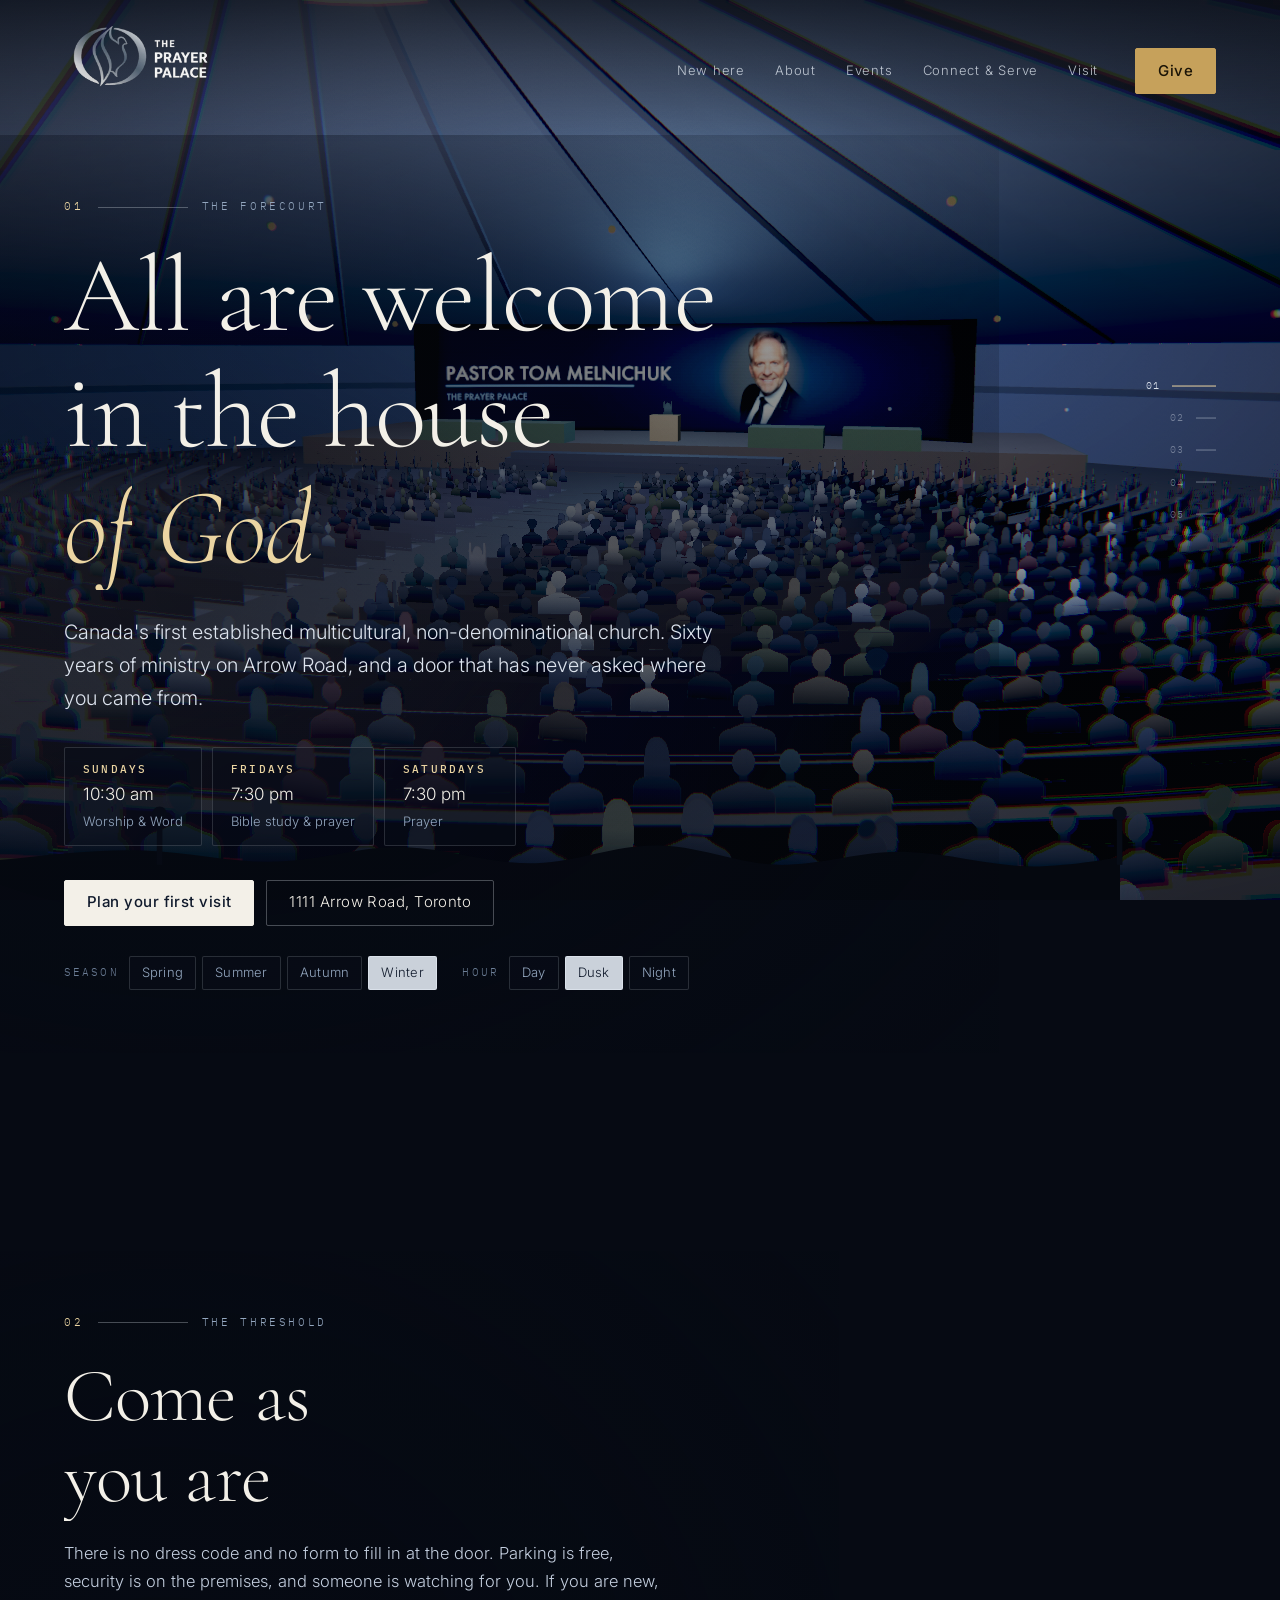
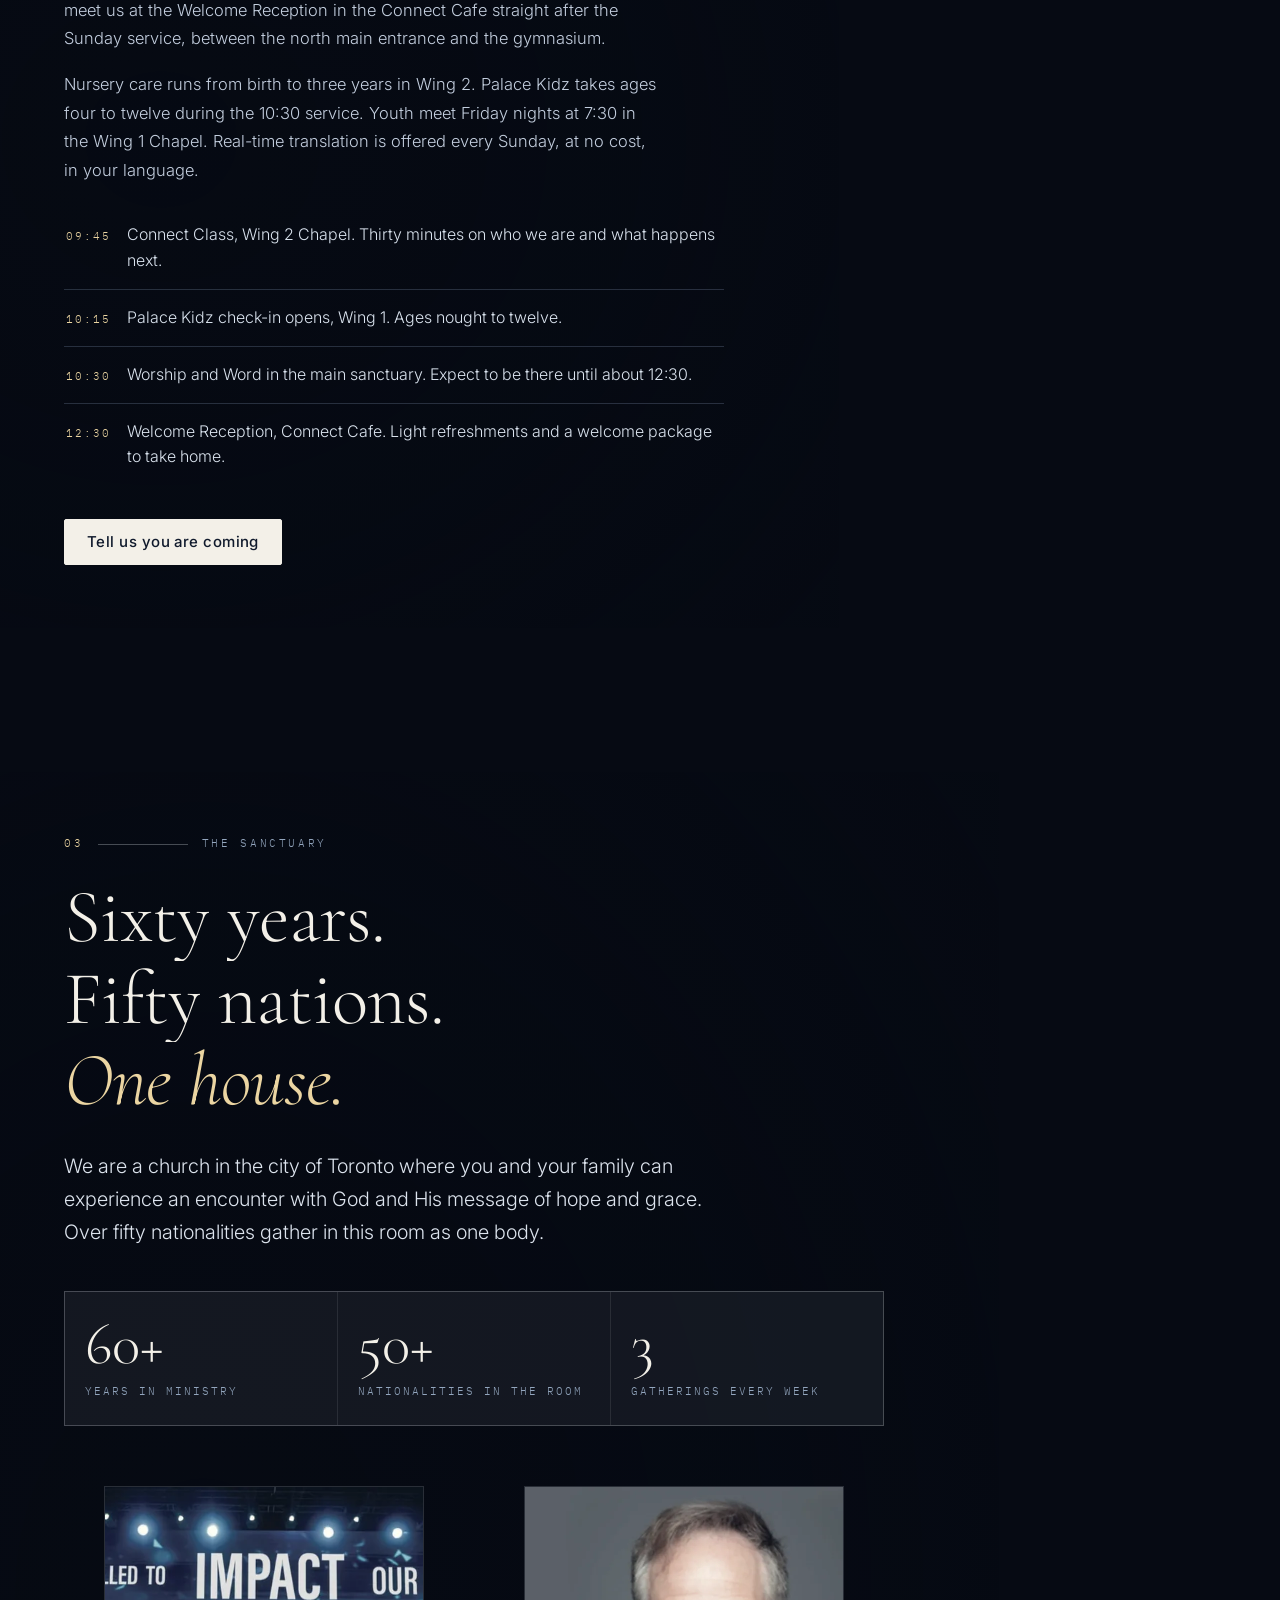
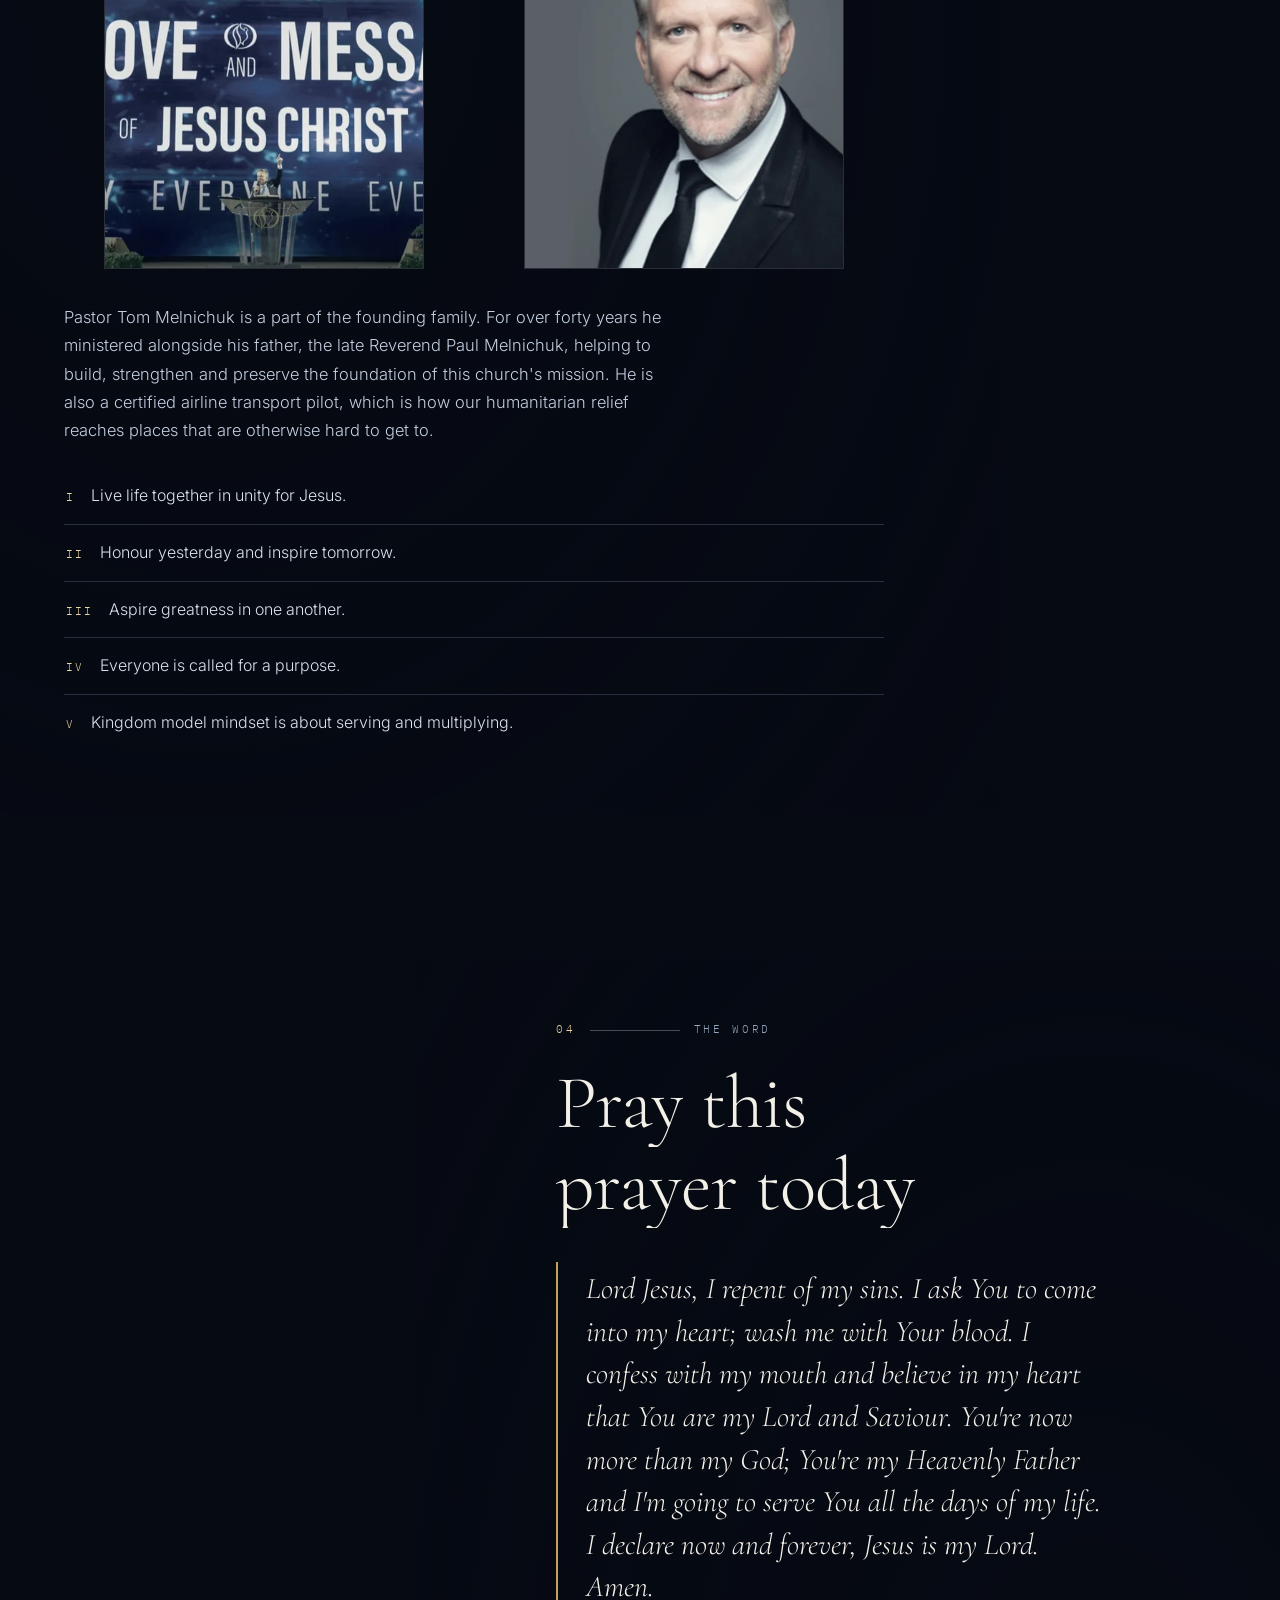
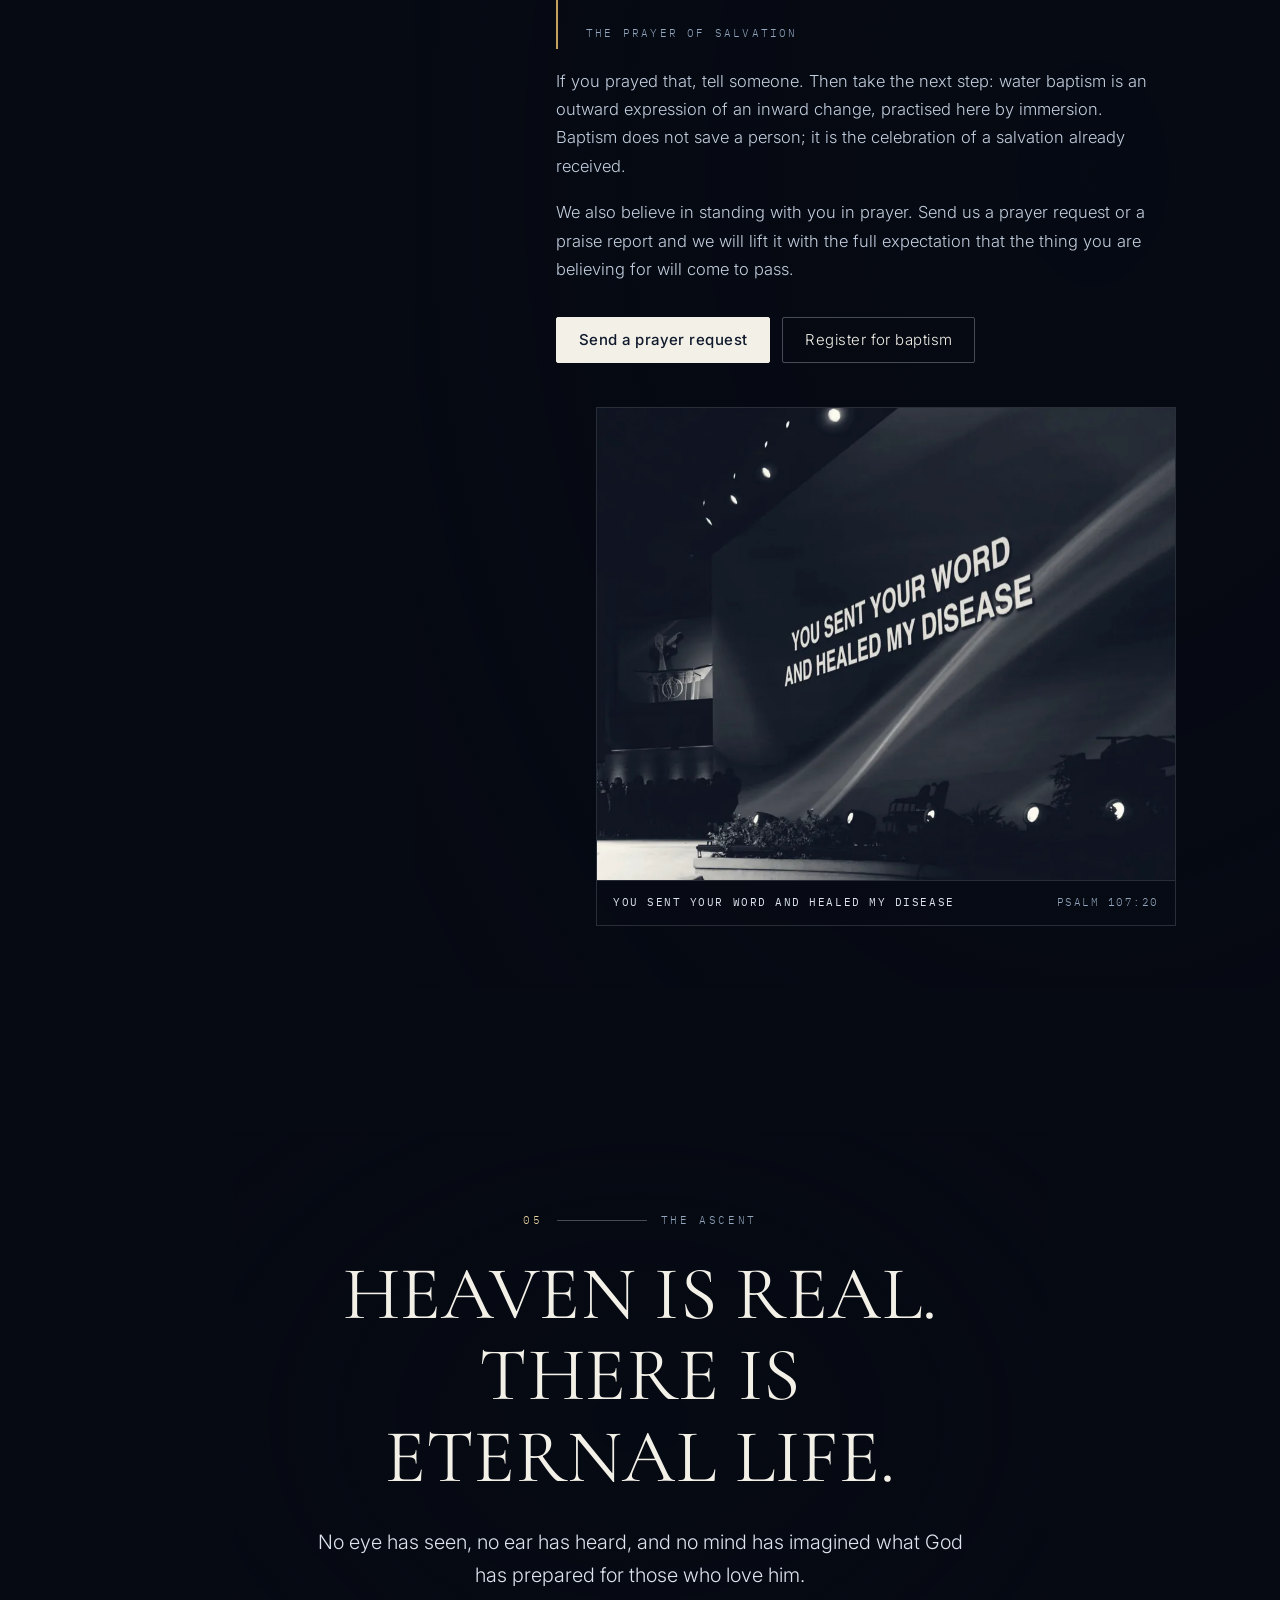
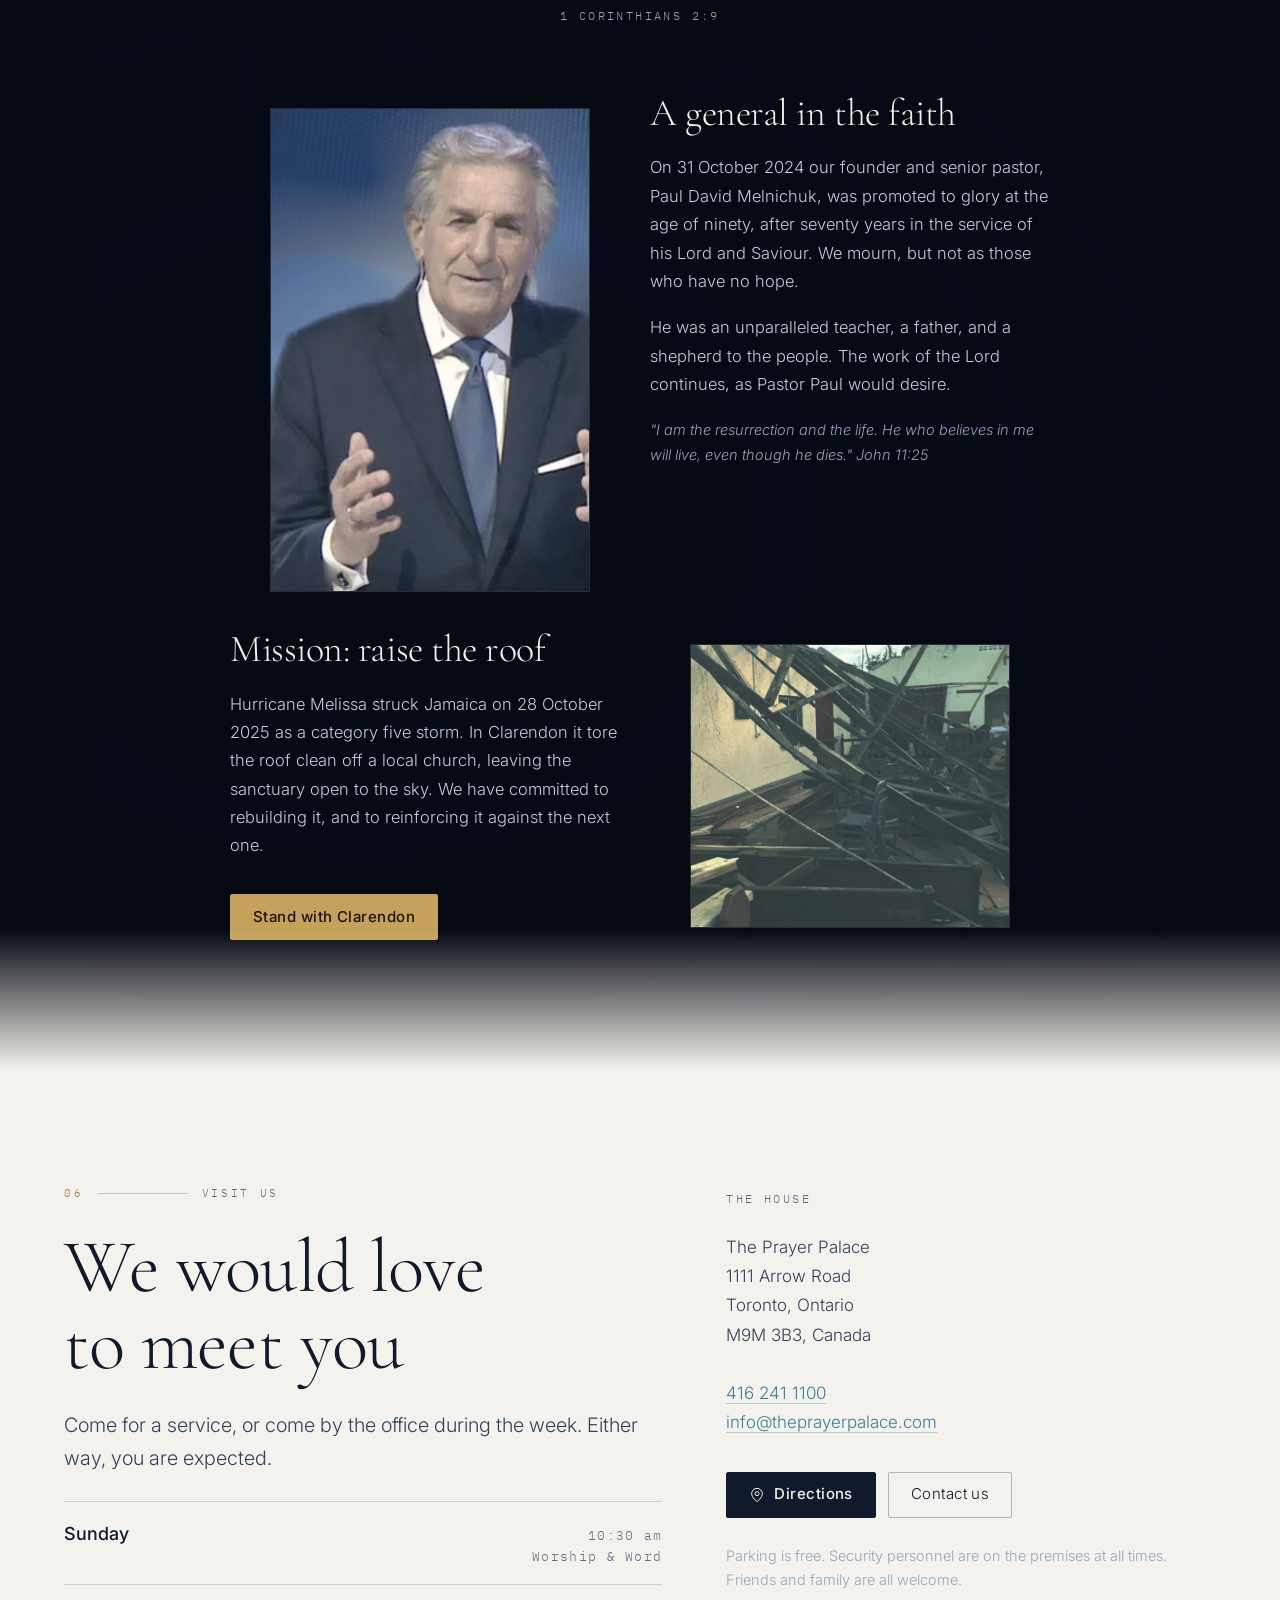
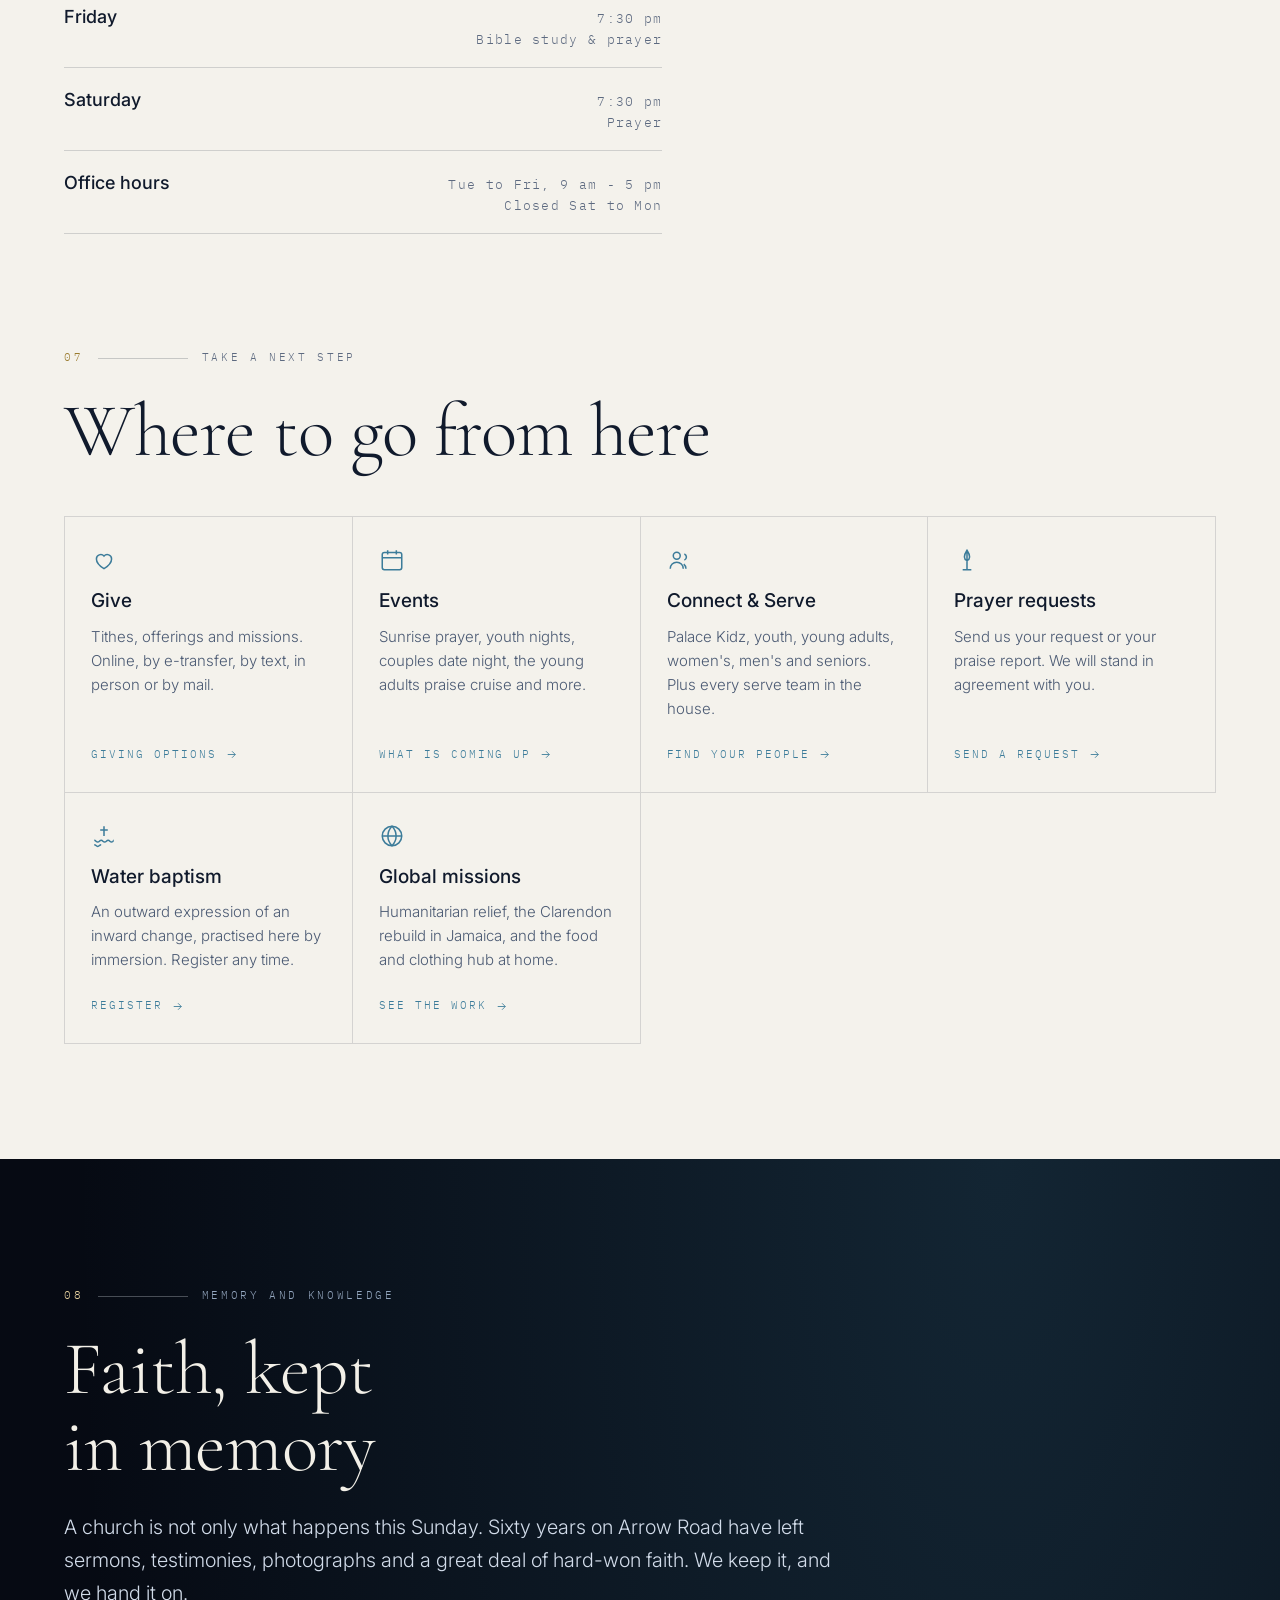
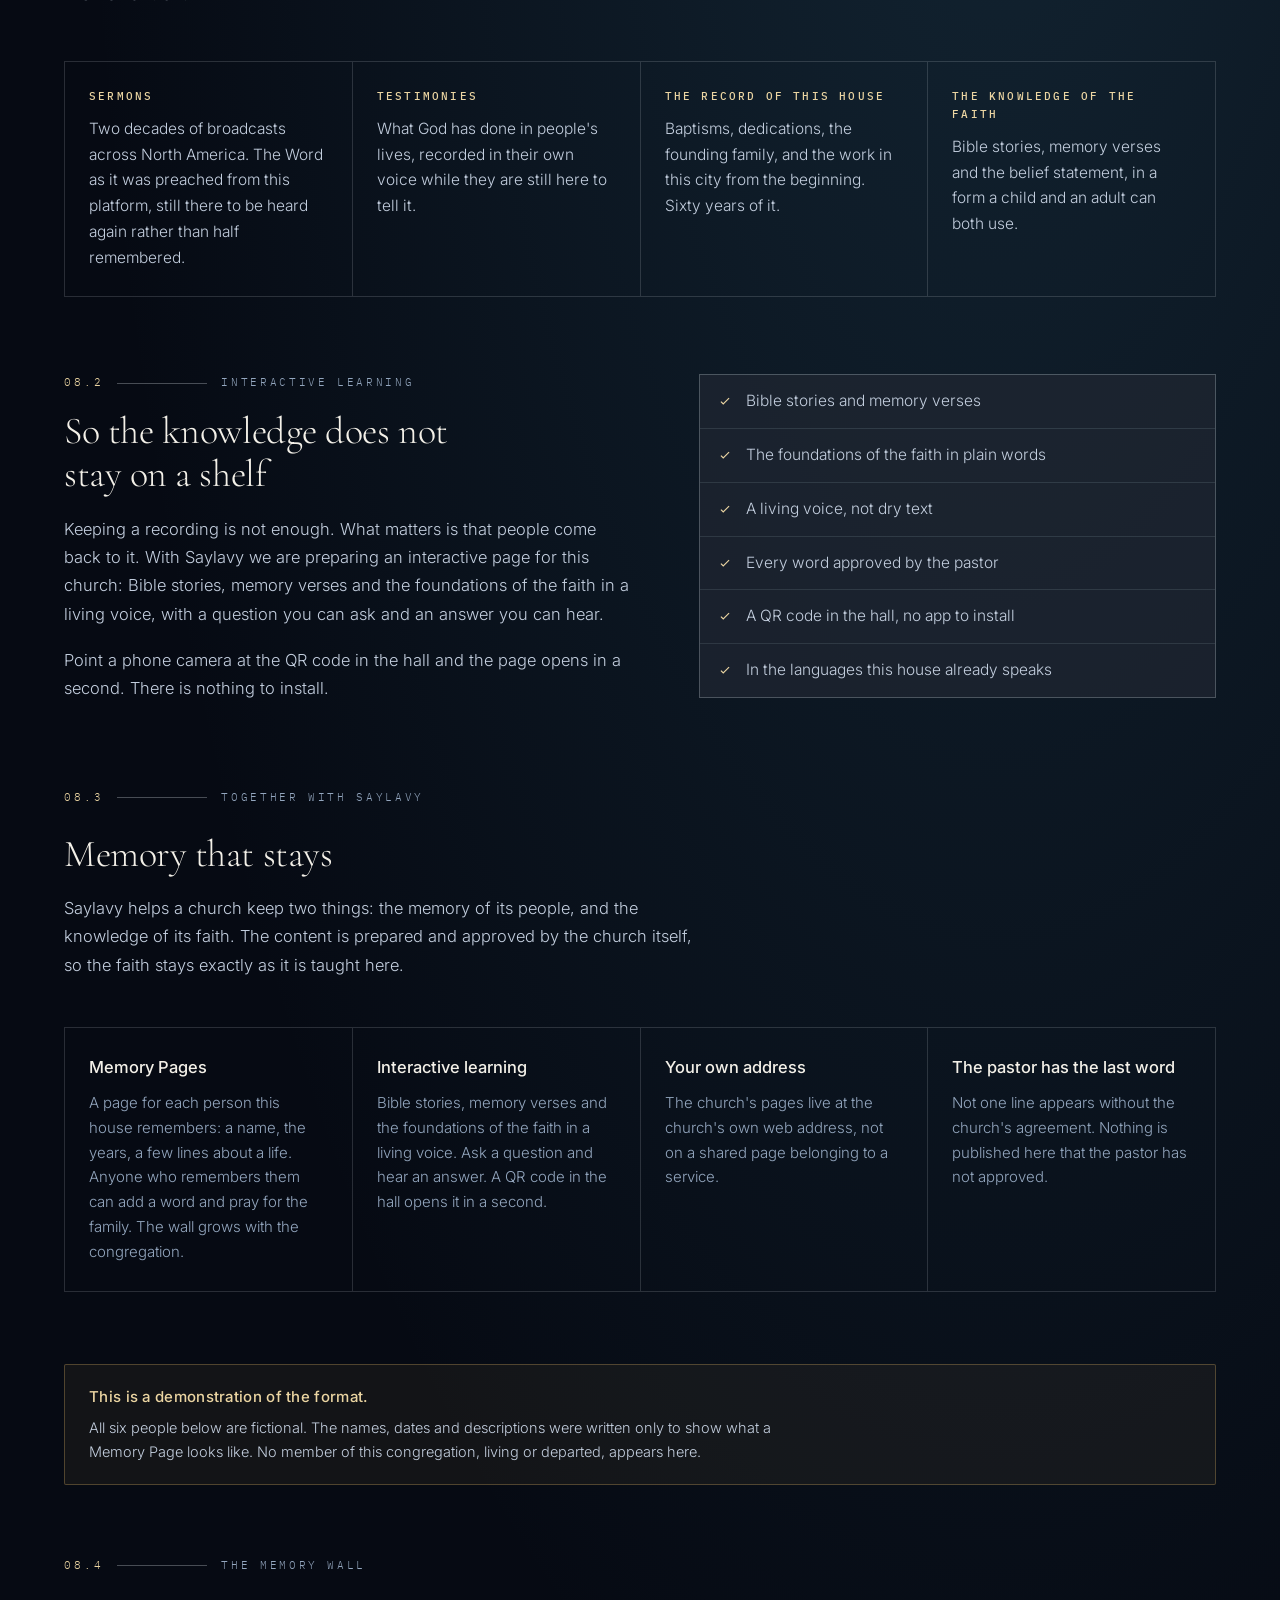
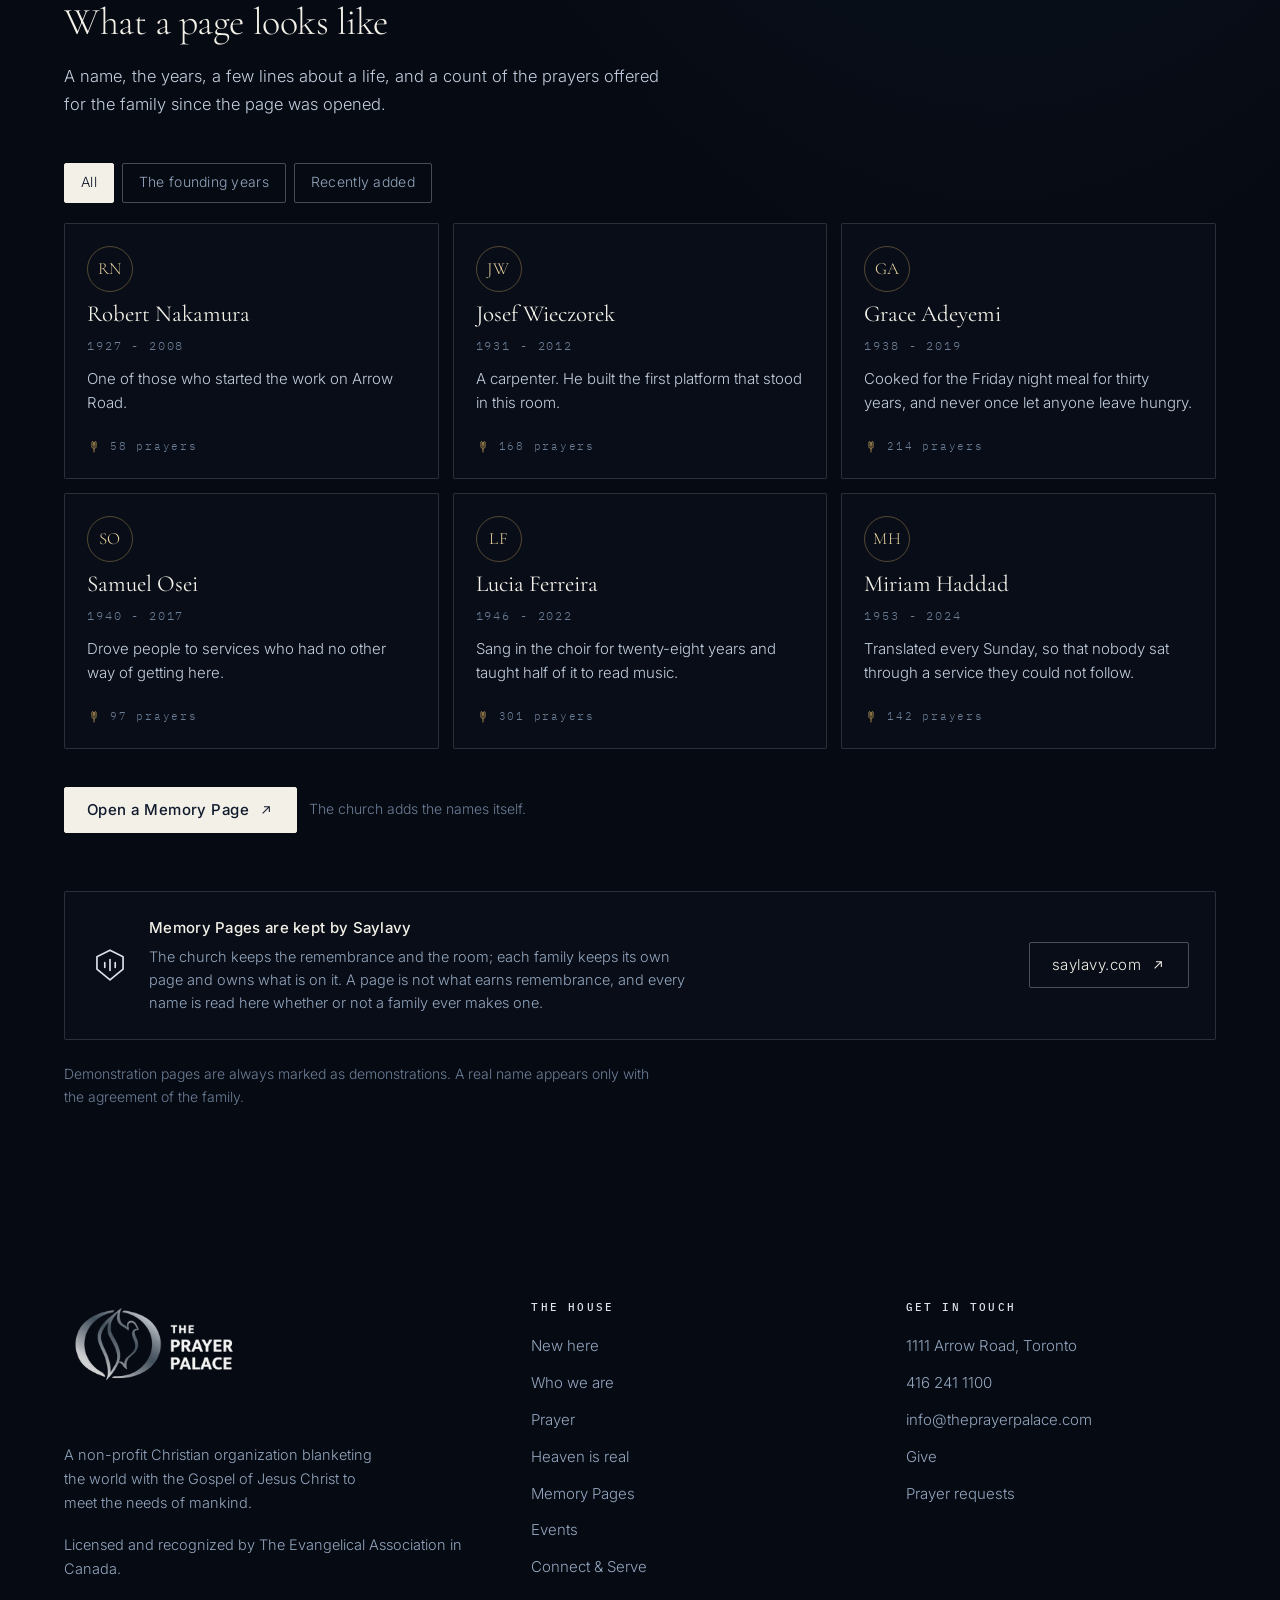
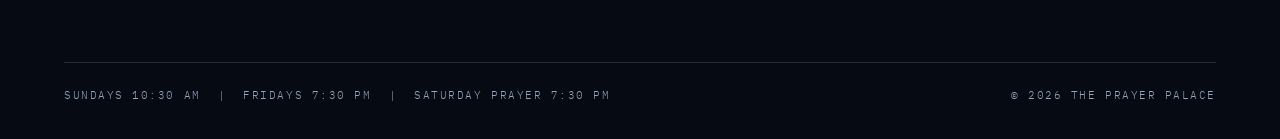
<file: index.html>
<!doctype html>
<html lang="en">
<head>
<meta charset="utf-8">
<meta name="viewport" content="width=device-width, initial-scale=1, viewport-fit=cover">
<title>The Prayer Palace | Toronto</title>
<meta name="description" content="The Prayer Palace, 1111 Arrow Road, Toronto. Canada's first established multicultural, non-denominational church. Sundays 10:30am, Fridays 7:30pm, Saturday prayer 7:30pm.">
<meta name="theme-color" content="#060A13">
<link rel="icon" href="assets/mark.webp" type="image/webp">
<meta property="og:title" content="The Prayer Palace | Toronto">
<meta property="og:description" content="Sixty years of ministry, fifty nations, one house. Sundays 10:30am at 1111 Arrow Road.">
<meta property="og:image" content="assets/sanctuary-wall.webp">
<meta property="og:type" content="website">

<link rel="preconnect" href="https://fonts.googleapis.com">
<link rel="preconnect" href="https://fonts.gstatic.com" crossorigin>
<link rel="stylesheet" href="https://fonts.googleapis.com/css2?family=Cormorant+Garamond:ital,wght@0,300;0,400;0,500;0,600;1,300&family=Inter:wght@300;400;500;600&family=IBM+Plex+Mono:wght@400;500&display=swap">

<link rel="stylesheet" href="site.css">
</head>
<body>

<div id="loader" role="status" aria-live="polite">
  <!-- The plan of the roof: one ring, twenty-four ridges and the rooflight at
       the middle. It draws itself as the page loads, and it is the same figure
       the last chapter leaves you looking down at. -->
  <div class="lo-stage">
    <svg class="lo-plan" viewBox="0 0 260 260" aria-hidden="true">
      <g class="lo-spokes" id="loSpokes"></g>
      <circle class="lo-rim" cx="130" cy="130" r="112"/>
      <circle class="lo-arc" id="loArc" cx="130" cy="130" r="112" transform="rotate(-90 130 130)"/>
      <circle class="lo-eye" cx="130" cy="130" r="22"/>
    </svg>
    <img class="lo-mark" src="assets/mark.webp" alt="">
  </div>
  <p class="lo-word">The Prayer Palace</p>
  <p class="lo-cap" id="loadCap">1111 Arrow Road, Toronto</p>
  <span class="lo-pct" id="loadPct">0</span>
</div>

<canvas id="world" aria-hidden="true"></canvas>
<div id="veil" aria-hidden="true"></div>

<!-- foreground silhouettes, pinned at the foot of the active chapter -->
<div class="fg" id="fg-court" aria-hidden="true">
  <svg viewBox="0 0 1600 200" preserveAspectRatio="none">
    <path fill="#05080F" d="M0 200V150c60-6 120-14 180-12s110 16 168 14 104-20 160-18 106 22 162 20 100-24 156-22 104 26 158 24 96-18 152-16 110 20 164 18 100-12 100-12v54z"/>
    <g fill="#070C16">
      <rect x="196" y="96" width="7" height="60"/><circle cx="199.5" cy="92" r="9"/>
      <rect x="1396" y="96" width="7" height="60"/><circle cx="1399.5" cy="92" r="9"/>
    </g>
  </svg>
</div>
<div class="fg" id="fg-steps" aria-hidden="true">
  <svg viewBox="0 0 1600 180" preserveAspectRatio="none">
    <path fill="#05080F" d="M0 180v-28h1600v28z"/>
    <path fill="#070C16" d="M120 152v-22h1360v22z"/>
    <path fill="#090F1B" d="M240 130v-22h1120v22z"/>
    <path fill="#0B1220" d="M360 108v-22H1240v22z"/>
  </svg>
</div>
<div class="fg" id="fg-pews" aria-hidden="true">
  <svg viewBox="0 0 1600 190" preserveAspectRatio="none">
    <path fill="#04070D" d="M0 190v-56h1600v56z"/>
    <g fill="#060B14">
      <rect x="40" y="86" width="150" height="50" rx="4"/><rect x="230" y="86" width="150" height="50" rx="4"/>
      <rect x="420" y="86" width="150" height="50" rx="4"/><rect x="610" y="86" width="150" height="50" rx="4"/>
      <rect x="840" y="86" width="150" height="50" rx="4"/><rect x="1030" y="86" width="150" height="50" rx="4"/>
      <rect x="1220" y="86" width="150" height="50" rx="4"/><rect x="1410" y="86" width="150" height="50" rx="4"/>
    </g>
  </svg>
</div>

<script>
/* The loader has to run before the thing it is waiting for. Shipped at the
   bottom with everything else it did not execute until the 600KB of WebGL
   library had already arrived, so the bar sat at zero for the whole wait and
   then jumped to done. This runs the moment its own markup is parsed, and
   exposes the counter for the main script to check in against. */
(function () {
  var RM = window.matchMedia('(prefers-reduced-motion: reduce)').matches;
  var arc = document.getElementById('loArc');
  var spokes = document.getElementById('loSpokes');
  var cap = document.getElementById('loadCap');
  var pct = document.getElementById('loadPct');
  var el = document.getElementById('loader');
  var LEN = 2 * Math.PI * 112, N = 24;

  var ns = 'http://www.w3.org/2000/svg';
  for (var i = 0; i < N; i++) {
    var a = (i / N) * Math.PI * 2 - Math.PI / 2;
    var ln = document.createElementNS(ns, 'line');
    ln.setAttribute('x1', (130 + Math.cos(a) * 23).toFixed(1));
    ln.setAttribute('y1', (130 + Math.sin(a) * 23).toFixed(1));
    ln.setAttribute('x2', (130 + Math.cos(a) * 111).toFixed(1));
    ln.setAttribute('y2', (130 + Math.sin(a) * 111).toFixed(1));
    spokes.appendChild(ln);
  }
  arc.style.strokeDasharray = LEN;
  arc.style.strokeDashoffset = LEN;

  var CAPTIONS = [
    [0, '1111 Arrow Road, Toronto'],
    [.34, 'Sixty years on this corner'],
    [.68, 'Fifty nations, one house'],
    [.93, 'Opening the doors']
  ];
  var target = 0, shown = 0, ended = false, lastStep = 0, lastLit = -1;

  function render(p) {
    arc.style.strokeDashoffset = LEN * (1 - p);
    var lit = Math.round(p * N);
    if (lit !== lastLit) {
      for (var i = 0; i < spokes.childNodes.length; i++) {
        spokes.childNodes[i].classList.toggle('on', i < lit);
      }
      lastLit = lit;
    }
    pct.textContent = Math.round(p * 100);
    for (var c = CAPTIONS.length - 1; c >= 0; c--) {
      if (p >= CAPTIONS[c][0]) {
        if (cap.textContent !== CAPTIONS[c][1]) cap.textContent = CAPTIONS[c][1];
        break;
      }
    }
  }

  /* The library is the biggest single wait and a plain script tag reports
     nothing while it downloads, so between real milestones the ring is allowed
     to creep toward the next one without ever arriving at it. It keeps moving
     and it never claims to be finished before it is. */
  function paint(p) {
    if (p > target) { target = p > 1 ? 1 : p; lastStep = now(); }
  }
  function now() { return (window.performance && performance.now) ? performance.now() : Date.now(); }

  if (RM) {
    paint = function (p) { target = p; shown = p; render(p); };
  } else {
    (function loop() {
      var goal = target;
      if (!ended && now() - lastStep > 320) goal = Math.min(.93, target + .13);
      shown += (goal - shown) * (ended ? .16 : .05);
      if (shown > .999) shown = 1;
      render(shown);
      requestAnimationFrame(loop);
    })();
  }

  /* Weights, so the bar spends its time roughly where the wait is. The WebGL
     library is by far the biggest single thing on the page, so it carries the
     biggest share of the count. */
  var total = 0, done = 0;
  function task(w) {
    total += w;
    var spent = false;
    return function () {
      if (spent) return;
      spent = true;
      done += w;
      paint(done / total);
    };
  }

  var api = {
    vendor: task(7),
    scene: task(4),
    stage: task(2),
    frame: task(3),
    finish: function () {
      if (ended) return;
      ended = true;
      api.vendor(); api.scene(); api.stage(); api.frame();
      target = 1; lastStep = now();
      if (RM) { shown = 1; render(1); }
      cap.textContent = 'Welcome';
      setTimeout(function () {
        el.classList.add('done');
        setTimeout(function () { el.setAttribute('hidden', ''); }, 1100);
      }, RM ? 60 : 520);
    }
  };
  var fonts = task(2);
  var imgs = ['assets/mark.webp', 'assets/logo.webp', 'assets/logo-ink.webp'];
  imgs.forEach(function (src) {
    var t = task(1), im = new Image();
    im.onload = im.onerror = t;
    im.src = src;
  });
  if (document.fonts && document.fonts.ready) {
    document.fonts.ready.then(fonts).catch(fonts);
    setTimeout(fonts, 2500);                    /* never wait on a font forever */
  } else { fonts(); }

  /* Whatever else happens, the page is never held behind this. */
  setTimeout(api.finish, 9000);
  window.__load = api;
})();
</script>

<nav id="nav" aria-label="Primary">
  <a class="brand" href="/" aria-label="The Prayer Palace, home">
    <img class="chrome" src="assets/logo.webp" alt="The Prayer Palace">
    <img class="ink" src="assets/logo-ink.webp" alt="" aria-hidden="true">
  </a>
  <div class="spacer"></div>
  <div class="links">
    <a href="#threshold">New here</a>
    <a href="#sanctuary">About</a>
    <a href="/events">Events</a>
    <a href="/connect">Connect &amp; Serve</a>
    <a href="/contact">Visit</a>
  </div>
  <div class="nav-cta"><a class="btn btn-gold" href="/give">Give</a></div>
  <button id="burger" aria-label="Open menu" aria-expanded="false" aria-controls="drawer">
    <svg viewBox="0 0 24 24" fill="none" stroke="currentColor" stroke-width="1.5" aria-hidden="true">
      <path d="M3 6h18M3 12h18M3 18h18"/></svg>
  </button>
</nav>

<div id="drawer" aria-label="Menu" role="dialog" aria-modal="true">
  <button class="close" aria-label="Close menu">
    <svg viewBox="0 0 24 24" fill="none" stroke="currentColor" stroke-width="1.5" aria-hidden="true">
      <path d="M6 6l12 12M18 6L6 18"/></svg>
  </button>
  <a href="#threshold">New here</a>
  <a href="#sanctuary">Who we are</a>
  <a href="#word">Prayer</a>
  <a href="#ascent">Heaven is real</a>
  <a href="/events">Events</a>
  <a href="/connect">Connect &amp; Serve</a>
  <a href="/contact">Visit us</a>
  <div class="drawer-cta">
    <a class="btn btn-gold" href="/give">Give</a>
    <a class="btn" href="/contact">Plan a visit</a>
  </div>
</div>

<div id="rail" aria-label="Chapters">
  <button data-go="forecourt" aria-current="true"><span class="n">01</span><span class="t"></span></button>
  <button data-go="threshold"><span class="n">02</span><span class="t"></span></button>
  <button data-go="sanctuary"><span class="n">03</span><span class="t"></span></button>
  <button data-go="word"><span class="n">04</span><span class="t"></span></button>
  <button data-go="ascent"><span class="n">05</span><span class="t"></span></button>
</div>

<main>

<!-- ================= CHAPTER 01 - THE FORECOURT ================= -->
<section class="chapter tall" id="forecourt" data-chapter="0" data-fg="fg-court">
  <div class="wrap"><div class="col wide">
    <div class="mark-line up"><span class="num">01</span><span class="rule"></span><span class="lbl">The forecourt</span></div>
    <h1 data-split>All are welcome<br>in the house<br><span class="h-em">of God</span></h1>
    <p class="lede up">Canada's first established multicultural, non-denominational church. Sixty years of ministry on Arrow Road, and a door that has never asked where you came from.</p>
    <div class="chips">
      <div class="chip up"><b>Sundays</b><span>10:30 am</span><em>Worship &amp; Word</em></div>
      <div class="chip up"><b>Fridays</b><span>7:30 pm</span><em>Bible study &amp; prayer</em></div>
      <div class="chip up"><b>Saturdays</b><span>7:30 pm</span><em>Prayer</em></div>
    </div>
    <div class="cta-row up">
      <a class="btn btn-solid" href="#threshold">Plan your first visit</a>
      <a class="btn" href="/contact">1111 Arrow Road, Toronto</a>
    </div>
    <!-- The forecourt takes its light from the calendar and the clock. These
         walk it somewhere else; the room does not change, because a hall with
         no windows in it does not. -->
    <div class="env-pick up">
      <div class="env-row" role="group" aria-label="Season">
        <span class="env-lbl">Season</span>
        <button type="button" data-season="spring" aria-pressed="false">Spring</button>
        <button type="button" data-season="summer" aria-pressed="false">Summer</button>
        <button type="button" data-season="autumn" aria-pressed="false">Autumn</button>
        <button type="button" data-season="winter" aria-pressed="false">Winter</button>
      </div>
      <div class="env-row" role="group" aria-label="Hour">
        <span class="env-lbl">Hour</span>
        <button type="button" data-time="day" aria-pressed="false">Day</button>
        <button type="button" data-time="dusk" aria-pressed="false">Dusk</button>
        <button type="button" data-time="night" aria-pressed="false">Night</button>
      </div>
    </div>
  </div></div>
</section>

<!-- ================= CHAPTER 02 - THE THRESHOLD ================= -->
<section class="chapter" id="threshold" data-chapter="1" data-fg="fg-steps">
  <div class="wrap"><div class="col">
    <div class="mark-line up"><span class="num">02</span><span class="rule"></span><span class="lbl">The threshold</span></div>
    <h2 data-split>Come as<br>you are</h2>
    <p class="body up">There is no dress code and no form to fill in at the door. Parking is free, security is on the premises, and someone is watching for you. If you are new, meet us at the Welcome Reception in the Connect Cafe straight after the Sunday service, between the north main entrance and the gymnasium.</p>
    <p class="body up">Nursery care runs from birth to three years in Wing 2. Palace Kidz takes ages four to twelve during the 10:30 service. Youth meet Friday nights at 7:30 in the Wing 1 Chapel. Real-time translation is offered every Sunday, at no cost, in your language.</p>
    <ul class="values">
      <li class="up"><span>09:45</span><p>Connect Class, Wing 2 Chapel. Thirty minutes on who we are and what happens next.</p></li>
      <li class="up"><span>10:15</span><p>Palace Kidz check-in opens, Wing 1. Ages nought to twelve.</p></li>
      <li class="up"><span>10:30</span><p>Worship and Word in the main sanctuary. Expect to be there until about 12:30.</p></li>
      <li class="up"><span>12:30</span><p>Welcome Reception, Connect Cafe. Light refreshments and a welcome package to take home.</p></li>
    </ul>
    <div class="cta-row up"><a class="btn btn-solid" href="/contact">Tell us you are coming</a></div>
  </div></div>
</section>

<!-- ================= CHAPTER 03 - THE SANCTUARY ================= -->
<section class="chapter tall" id="sanctuary" data-chapter="2" data-fg="fg-pews">
  <div class="wrap"><div class="col wide">
    <div class="mark-line up"><span class="num">03</span><span class="rule"></span><span class="lbl">The sanctuary</span></div>
    <h2 data-split>Sixty years.<br>Fifty nations.<br><span class="h-em">One house.</span></h2>
    <p class="lede up">We are a church in the city of Toronto where you and your family can experience an encounter with God and His message of hope and grace. Over fifty nationalities gather in this room as one body.</p>
    <div class="stats">
      <div class="up"><b>60+</b><span>Years in ministry</span></div>
      <div class="up"><b>50+</b><span>Nationalities in the room</span></div>
      <div class="up"><b>3</b><span>Gatherings every week</span></div>
    </div>
    <div class="duo">
      <figure class="plate up">
        <img src="assets/sanctuary-wall.webp" alt="The main sanctuary during a Sunday service, the screen wall lit behind the platform" loading="lazy" width="1400" height="532">
        <figcaption><b>The main sanctuary</b><span>Sundays 10:30</span></figcaption>
      </figure>
      <figure class="plate up">
        <img src="assets/pastor-tom.webp" alt="Pastor Tom Melnichuk" loading="lazy" width="760" height="760">
        <figcaption><b>Pastor Tom Melnichuk</b><span>Senior pastor</span></figcaption>
      </figure>
    </div>
    <p class="body up">Pastor Tom Melnichuk is a part of the founding family. For over forty years he ministered alongside his father, the late Reverend Paul Melnichuk, helping to build, strengthen and preserve the foundation of this church's mission. He is also a certified airline transport pilot, which is how our humanitarian relief reaches places that are otherwise hard to get to.</p>
    <ul class="values">
      <li class="up"><span>I</span><p>Live life together in unity for Jesus.</p></li>
      <li class="up"><span>II</span><p>Honour yesterday and inspire tomorrow.</p></li>
      <li class="up"><span>III</span><p>Aspire greatness in one another.</p></li>
      <li class="up"><span>IV</span><p>Everyone is called for a purpose.</p></li>
      <li class="up"><span>V</span><p>Kingdom model mindset is about serving and multiplying.</p></li>
    </ul>
  </div></div>
</section>

<!-- ================= CHAPTER 04 - THE WORD ================= -->
<section class="chapter tall" id="word" data-chapter="3">
  <div class="wrap"><div class="col right">
    <div class="mark-line up"><span class="num">04</span><span class="rule"></span><span class="lbl">The word</span></div>
    <h2 data-split>Pray this<br>prayer today</h2>
    <div class="prayer up">
      <p>Lord Jesus, I repent of my sins. I ask You to come into my heart; wash me with Your blood. I confess with my mouth and believe in my heart that You are my Lord and Saviour. You're now more than my God; You're my Heavenly Father and I'm going to serve You all the days of my life. I declare now and forever, Jesus is my Lord. Amen.</p>
      <cite>The prayer of salvation</cite>
    </div>
    <p class="body up">If you prayed that, tell someone. Then take the next step: water baptism is an outward expression of an inward change, practised here by immersion. Baptism does not save a person; it is the celebration of a salvation already received.</p>
    <p class="body up">We also believe in standing with you in prayer. Send us a prayer request or a praise report and we will lift it with the full expectation that the thing you are believing for will come to pass.</p>
    <div class="cta-row up">
      <a class="btn btn-solid" href="/contact#prayer">Send a prayer request</a>
      <a class="btn" href="/contact#baptism">Register for baptism</a>
    </div>
    <figure class="plate up" style="margin-top:44px">
      <img src="assets/sanctuary-light.webp" alt="A shaft of light across the sanctuary during a service" loading="lazy" width="980" height="800">
      <figcaption><b>You sent your word and healed my disease</b><span>Psalm 107:20</span></figcaption>
    </figure>
  </div></div>
</section>

<!-- ================= CHAPTER 05 - THE ASCENT ================= -->
<section class="chapter tall" id="ascent" data-chapter="4">
  <div class="wrap"><div class="col center">
    <div class="mark-line up" style="justify-content:center"><span class="num">05</span><span class="rule"></span><span class="lbl">The ascent</span></div>
    <h2 data-split class="h-caps">Heaven is real.<br>There is eternal life.</h2>
    <p class="lede up" style="margin-left:auto;margin-right:auto">No eye has seen, no ear has heard, and no mind has imagined what God has prepared for those who love him.<br><span class="label" style="display:block;margin-top:14px">1 Corinthians 2:9</span></p>
  </div>
  <div class="col wide" style="margin:66px auto 0">
    <div class="duo">
      <figure class="plate up">
        <img src="assets/pastor-paul.webp" alt="Reverend Paul Melnichuk" loading="lazy" width="480" height="660">
        <figcaption><b>Rev. Paul Melnichuk</b><span>1934 - 2024</span></figcaption>
      </figure>
      <div class="up">
        <h3>A general in the faith</h3>
        <p class="body">On 31 October 2024 our founder and senior pastor, Paul David Melnichuk, was promoted to glory at the age of ninety, after seventy years in the service of his Lord and Saviour. We mourn, but not as those who have no hope.</p>
        <p class="body">He was an unparalleled teacher, a father, and a shepherd to the people. The work of the Lord continues, as Pastor Paul would desire.</p>
        <p class="small" style="margin-top:20px;font-style:italic">"I am the resurrection and the life. He who believes in me will live, even though he dies." John 11:25</p>
      </div>
    </div>
    <div class="duo" style="margin-top:20px">
      <div class="up">
        <h3>Mission: raise the roof</h3>
        <p class="body">Hurricane Melissa struck Jamaica on 28 October 2025 as a category five storm. In Clarendon it tore the roof clean off a local church, leaving the sanctuary open to the sky. We have committed to rebuilding it, and to reinforcing it against the next one.</p>
        <div class="cta-row"><a class="btn btn-gold" href="/give#missions">Stand with Clarendon</a></div>
      </div>
      <figure class="plate up">
        <img src="assets/jamaica.webp" alt="The damaged roof of the church in Clarendon, Jamaica" loading="lazy" width="900" height="620">
        <figcaption><b>Clarendon, Jamaica</b><span>Global missions</span></figcaption>
      </figure>
    </div>
  </div></div>
</section>

</main>

<!-- ================= THE PRACTICAL ZONE ================= -->
<div class="paper-zone">

  <section id="visit">
    <div class="wrap">
      <div class="visit">
        <div>
          <div class="mark-line"><span class="num">06</span><span class="rule"></span><span class="lbl">Visit us</span></div>
          <h2>We would love<br>to meet you</h2>
          <p class="lede">Come for a service, or come by the office during the week. Either way, you are expected.</p>
          <ul class="times">
            <li><b>Sunday</b><span>10:30 am<br>Worship &amp; Word</span></li>
            <li><b>Friday</b><span>7:30 pm<br>Bible study &amp; prayer</span></li>
            <li><b>Saturday</b><span>7:30 pm<br>Prayer</span></li>
            <li><b>Office hours</b><span>Tue to Fri, 9 am - 5 pm<br>Closed Sat to Mon</span></li>
          </ul>
        </div>
        <div>
          <span class="label">The house</span>
          <address>
            The Prayer Palace<br>
            1111 Arrow Road<br>
            Toronto, Ontario<br>
            M9M 3B3, Canada<br><br>
            <a href="tel:+14162411100">416 241 1100</a><br>
            <a href="mailto:info@theprayerpalace.com">info@theprayerpalace.com</a>
          </address>
          <div class="cta-row">
            <a class="btn btn-solid" href="https://maps.google.com/?q=1111+Arrow+Road,+Toronto,+ON+M9M+3B3" target="_blank" rel="noopener">
              <svg viewBox="0 0 24 24" fill="none" stroke="currentColor" stroke-width="1.5" aria-hidden="true"><path d="M20 10c0 6-8 12-8 12s-8-6-8-12a8 8 0 0 1 16 0Z"/><circle cx="12" cy="10" r="3"/></svg>
              Directions
            </a>
            <a class="btn" href="/contact">Contact us</a>
          </div>
          <p class="small" style="margin-top:26px">Parking is free. Security personnel are on the premises at all times. Friends and family are all welcome.</p>
        </div>
      </div>
    </div>
  </section>

  <section id="next" style="padding-top:0">
    <div class="wrap">
      <div class="mark-line"><span class="num">07</span><span class="rule"></span><span class="lbl">Take a next step</span></div>
      <h2>Where to go from here</h2>
      <div class="cards">
        <a class="card" href="/give">
          <span class="ico"><svg viewBox="0 0 24 24" fill="none" stroke="currentColor" stroke-width="1.4" aria-hidden="true"><path d="M12 20s-7-4.4-7-9a4 4 0 0 1 7-2.6A4 4 0 0 1 19 11c0 4.6-7 9-7 9Z"/></svg></span>
          <h3>Give</h3>
          <p>Tithes, offerings and missions. Online, by e-transfer, by text, in person or by mail.</p>
          <span class="go">Giving options <svg viewBox="0 0 24 24" fill="none" stroke="currentColor" stroke-width="1.6" aria-hidden="true"><path d="M5 12h14M13 6l6 6-6 6"/></svg></span>
        </a>
        <a class="card" href="/events">
          <span class="ico"><svg viewBox="0 0 24 24" fill="none" stroke="currentColor" stroke-width="1.4" aria-hidden="true"><rect x="3" y="5" width="18" height="16" rx="2"/><path d="M3 10h18M8 3v4M16 3v4"/></svg></span>
          <h3>Events</h3>
          <p>Sunrise prayer, youth nights, couples date night, the young adults praise cruise and more.</p>
          <span class="go">What is coming up <svg viewBox="0 0 24 24" fill="none" stroke="currentColor" stroke-width="1.6" aria-hidden="true"><path d="M5 12h14M13 6l6 6-6 6"/></svg></span>
        </a>
        <a class="card" href="/connect">
          <span class="ico"><svg viewBox="0 0 24 24" fill="none" stroke="currentColor" stroke-width="1.4" aria-hidden="true"><circle cx="9" cy="8" r="3.2"/><path d="M3 20a6 6 0 0 1 12 0"/><path d="M16 6.5a3 3 0 0 1 0 5.6M17.5 20a5.6 5.6 0 0 0-2-4.2"/></svg></span>
          <h3>Connect &amp; Serve</h3>
          <p>Palace Kidz, youth, young adults, women's, men's and seniors. Plus every serve team in the house.</p>
          <span class="go">Find your people <svg viewBox="0 0 24 24" fill="none" stroke="currentColor" stroke-width="1.6" aria-hidden="true"><path d="M5 12h14M13 6l6 6-6 6"/></svg></span>
        </a>
        <a class="card" href="/contact#prayer">
          <span class="ico"><svg viewBox="0 0 24 24" fill="none" stroke="currentColor" stroke-width="1.4" aria-hidden="true"><path d="M12 3v18M12 3c-1.6 2.4-2.4 4.4-2.4 6.2 0 1.5.8 2.6 2.4 3.4 1.6-.8 2.4-1.9 2.4-3.4C14.4 7.4 13.6 5.4 12 3Z"/><path d="M8 21h8"/></svg></span>
          <h3>Prayer requests</h3>
          <p>Send us your request or your praise report. We will stand in agreement with you.</p>
          <span class="go">Send a request <svg viewBox="0 0 24 24" fill="none" stroke="currentColor" stroke-width="1.6" aria-hidden="true"><path d="M5 12h14M13 6l6 6-6 6"/></svg></span>
        </a>
        <a class="card" href="/contact#baptism">
          <span class="ico"><svg viewBox="0 0 24 24" fill="none" stroke="currentColor" stroke-width="1.4" aria-hidden="true"><path d="M12 3v9M8.5 6.5h7"/><path d="M3 16c1.6 0 1.6 1.6 3.2 1.6S7.8 16 9.4 16s1.6 1.6 3.2 1.6S14.2 16 15.8 16s1.6 1.6 3.2 1.6S20.6 16 21 16"/><path d="M3 20c1.6 0 1.6 1.6 3.2 1.6S7.8 20 9.4 20"/></svg></span>
          <h3>Water baptism</h3>
          <p>An outward expression of an inward change, practised here by immersion. Register any time.</p>
          <span class="go">Register <svg viewBox="0 0 24 24" fill="none" stroke="currentColor" stroke-width="1.6" aria-hidden="true"><path d="M5 12h14M13 6l6 6-6 6"/></svg></span>
        </a>
        <a class="card" href="/give#missions">
          <span class="ico"><svg viewBox="0 0 24 24" fill="none" stroke="currentColor" stroke-width="1.4" aria-hidden="true"><circle cx="12" cy="12" r="9"/><path d="M3 12h18M12 3c2.5 2.6 3.8 5.6 3.8 9S14.5 18.4 12 21c-2.5-2.6-3.8-5.6-3.8-9S9.5 5.6 12 3Z"/></svg></span>
          <h3>Global missions</h3>
          <p>Humanitarian relief, the Clarendon rebuild in Jamaica, and the food and clothing hub at home.</p>
          <span class="go">See the work <svg viewBox="0 0 24 24" fill="none" stroke="currentColor" stroke-width="1.6" aria-hidden="true"><path d="M5 12h14M13 6l6 6-6 6"/></svg></span>
        </a>
      </div>
    </div>
  </section>

</div>

<!-- ================= SAYLAVY ================= -->
<section class="say-zone" id="remember">
  <div class="wrap"><div class="say-body">

    <div class="mark-line"><span class="num">08</span><span class="rule"></span><span class="lbl">Memory and knowledge</span></div>
    <h2>Faith, kept<br>in memory</h2>
    <p class="lede">A church is not only what happens this Sunday. Sixty years on Arrow Road
      have left sermons, testimonies, photographs and a great deal of hard-won faith. We keep
      it, and we hand it on.</p>

    <div class="say-keep">
      <div>
        <h4>Sermons</h4>
        <p>Two decades of broadcasts across North America. The Word as it was preached from
          this platform, still there to be heard again rather than half remembered.</p>
      </div>
      <div>
        <h4>Testimonies</h4>
        <p>What God has done in people's lives, recorded in their own voice while they are
          still here to tell it.</p>
      </div>
      <div>
        <h4>The record of this house</h4>
        <p>Baptisms, dedications, the founding family, and the work in this city from the
          beginning. Sixty years of it.</p>
      </div>
      <div>
        <h4>The knowledge of the faith</h4>
        <p>Bible stories, memory verses and the belief statement, in a form a child and an
          adult can both use.</p>
      </div>
    </div>

    <div class="say-learn">
      <div>
        <div class="mark-line" style="margin-bottom:18px"><span class="num">08.2</span><span class="rule"></span><span class="lbl">Interactive learning</span></div>
        <h3>So the knowledge does not<br>stay on a shelf</h3>
        <p class="body">Keeping a recording is not enough. What matters is that people come
          back to it. With Saylavy we are preparing an interactive page for this church:
          Bible stories, memory verses and the foundations of the faith in a living voice,
          with a question you can ask and an answer you can hear.</p>
        <p class="body">Point a phone camera at the QR code in the hall and the page opens in
          a second. There is nothing to install.</p>
      </div>
      <ul class="say-list">
        <li><svg viewBox="0 0 24 24" aria-hidden="true"><path d="m5 13 4 4L19 7"/></svg>Bible stories and memory verses</li>
        <li><svg viewBox="0 0 24 24" aria-hidden="true"><path d="m5 13 4 4L19 7"/></svg>The foundations of the faith in plain words</li>
        <li><svg viewBox="0 0 24 24" aria-hidden="true"><path d="m5 13 4 4L19 7"/></svg>A living voice, not dry text</li>
        <li><svg viewBox="0 0 24 24" aria-hidden="true"><path d="m5 13 4 4L19 7"/></svg>Every word approved by the pastor</li>
        <li><svg viewBox="0 0 24 24" aria-hidden="true"><path d="m5 13 4 4L19 7"/></svg>A QR code in the hall, no app to install</li>
        <li><svg viewBox="0 0 24 24" aria-hidden="true"><path d="m5 13 4 4L19 7"/></svg>In the languages this house already speaks</li>
      </ul>
    </div>

    <div class="mark-line" style="margin-top:clamp(52px,7vw,86px)"><span class="num">08.3</span><span class="rule"></span><span class="lbl">Together with Saylavy</span></div>
    <h3>Memory that stays</h3>
    <p class="body" style="max-width:64ch">Saylavy helps a church keep two things: the memory
      of its people, and the knowledge of its faith. The content is prepared and approved by
      the church itself, so the faith stays exactly as it is taught here.</p>

    <div class="say-cards">
      <div>
        <h4>Memory Pages</h4>
        <p>A page for each person this house remembers: a name, the years, a few lines about a
          life. Anyone who remembers them can add a word and pray for the family. The wall
          grows with the congregation.</p>
      </div>
      <div>
        <h4>Interactive learning</h4>
        <p>Bible stories, memory verses and the foundations of the faith in a living voice.
          Ask a question and hear an answer. A QR code in the hall opens it in a second.</p>
      </div>
      <div>
        <h4>Your own address</h4>
        <p>The church's pages live at the church's own web address, not on a shared page
          belonging to a service.</p>
      </div>
      <div>
        <h4>The pastor has the last word</h4>
        <p>Not one line appears without the church's agreement. Nothing is published here that
          the pastor has not approved.</p>
      </div>
    </div>

    <div class="demo-note">
      <b>This is a demonstration of the format.</b>
      <span>All six people below are fictional. The names, dates and descriptions were written
        only to show what a Memory Page looks like. No member of this congregation, living or
        departed, appears here.</span>
    </div>

    <div class="mark-line" style="margin-top:clamp(46px,6vw,72px)"><span class="num">08.4</span><span class="rule"></span><span class="lbl">The memory wall</span></div>
    <h3>What a page looks like</h3>
    <p class="body" style="max-width:62ch">A name, the years, a few lines about a life, and a
      count of the prayers offered for the family since the page was opened.</p>

    <div class="wall-bar" role="group" aria-label="Filter the wall">
      <button type="button" data-wall="all" aria-pressed="true">All</button>
      <button type="button" data-wall="founding" aria-pressed="false">The founding years</button>
      <button type="button" data-wall="recent" aria-pressed="false">Recently added</button>
    </div>

    <div class="wall-grid" id="wallGrid">
      <article class="wall-card" data-tags="founding">
        <span class="wall-mono" aria-hidden="true">RN</span>
        <b>Robert Nakamura</b>
        <span class="yrs">1927 - 2008</span>
        <p>One of those who started the work on Arrow Road.</p>
              <span class="prayed"><svg viewBox="0 0 24 24" aria-hidden="true"><path d="M12 20.6V8.4"/><path d="M12 8.4c-.6-2.6.4-4.7 2.2-5.5.7-.3 1.3.2 1.3 1v7.4c0 1.5-.8 2.7-2 3.3"/><path d="M12 8.4c.6-2.6-.4-4.7-2.2-5.5-.7-.3-1.3.2-1.3 1v7.4c0 1.5.8 2.7 2 3.3"/></svg>58 prayers</span>
      </article>
      <article class="wall-card" data-tags="founding">
        <span class="wall-mono" aria-hidden="true">JW</span>
        <b>Josef Wieczorek</b>
        <span class="yrs">1931 - 2012</span>
        <p>A carpenter. He built the first platform that stood in this room.</p>
              <span class="prayed"><svg viewBox="0 0 24 24" aria-hidden="true"><path d="M12 20.6V8.4"/><path d="M12 8.4c-.6-2.6.4-4.7 2.2-5.5.7-.3 1.3.2 1.3 1v7.4c0 1.5-.8 2.7-2 3.3"/><path d="M12 8.4c.6-2.6-.4-4.7-2.2-5.5-.7-.3-1.3.2-1.3 1v7.4c0 1.5.8 2.7 2 3.3"/></svg>168 prayers</span>
      </article>
      <article class="wall-card" data-tags="">
        <span class="wall-mono" aria-hidden="true">GA</span>
        <b>Grace Adeyemi</b>
        <span class="yrs">1938 - 2019</span>
        <p>Cooked for the Friday night meal for thirty years, and never once let anyone leave
          hungry.</p>
              <span class="prayed"><svg viewBox="0 0 24 24" aria-hidden="true"><path d="M12 20.6V8.4"/><path d="M12 8.4c-.6-2.6.4-4.7 2.2-5.5.7-.3 1.3.2 1.3 1v7.4c0 1.5-.8 2.7-2 3.3"/><path d="M12 8.4c.6-2.6-.4-4.7-2.2-5.5-.7-.3-1.3.2-1.3 1v7.4c0 1.5.8 2.7 2 3.3"/></svg>214 prayers</span>
      </article>
      <article class="wall-card" data-tags="">
        <span class="wall-mono" aria-hidden="true">SO</span>
        <b>Samuel Osei</b>
        <span class="yrs">1940 - 2017</span>
        <p>Drove people to services who had no other way of getting here.</p>
              <span class="prayed"><svg viewBox="0 0 24 24" aria-hidden="true"><path d="M12 20.6V8.4"/><path d="M12 8.4c-.6-2.6.4-4.7 2.2-5.5.7-.3 1.3.2 1.3 1v7.4c0 1.5-.8 2.7-2 3.3"/><path d="M12 8.4c.6-2.6-.4-4.7-2.2-5.5-.7-.3-1.3.2-1.3 1v7.4c0 1.5.8 2.7 2 3.3"/></svg>97 prayers</span>
      </article>
      <article class="wall-card" data-tags="recent">
        <span class="wall-mono" aria-hidden="true">LF</span>
        <b>Lucia Ferreira</b>
        <span class="yrs">1946 - 2022</span>
        <p>Sang in the choir for twenty-eight years and taught half of it to read music.</p>
              <span class="prayed"><svg viewBox="0 0 24 24" aria-hidden="true"><path d="M12 20.6V8.4"/><path d="M12 8.4c-.6-2.6.4-4.7 2.2-5.5.7-.3 1.3.2 1.3 1v7.4c0 1.5-.8 2.7-2 3.3"/><path d="M12 8.4c.6-2.6-.4-4.7-2.2-5.5-.7-.3-1.3.2-1.3 1v7.4c0 1.5.8 2.7 2 3.3"/></svg>301 prayers</span>
      </article>
      <article class="wall-card" data-tags="recent">
        <span class="wall-mono" aria-hidden="true">MH</span>
        <b>Miriam Haddad</b>
        <span class="yrs">1953 - 2024</span>
        <p>Translated every Sunday, so that nobody sat through a service they could not
          follow.</p>
              <span class="prayed"><svg viewBox="0 0 24 24" aria-hidden="true"><path d="M12 20.6V8.4"/><path d="M12 8.4c-.6-2.6.4-4.7 2.2-5.5.7-.3 1.3.2 1.3 1v7.4c0 1.5-.8 2.7-2 3.3"/><path d="M12 8.4c.6-2.6-.4-4.7-2.2-5.5-.7-.3-1.3.2-1.3 1v7.4c0 1.5.8 2.7 2 3.3"/></svg>142 prayers</span>
      </article>
    </div>

    <div class="wall-acts">
      <a class="btn btn-solid" href="https://saylavy.com/memory-page" target="_blank" rel="noopener">
        Open a Memory Page
        <svg viewBox="0 0 24 24" fill="none" stroke="currentColor" stroke-width="1.6" aria-hidden="true"><path d="M7 17 17 7M9 7h8v8"/></svg>
      </a>
      <span class="aside">The church adds the names itself.</span>
    </div>

    <div class="say-plate">
      <span class="say-logo" aria-hidden="true">
        <svg viewBox="0 0 32 32"><path d="M16 3.5 27 9v10.4L16 28.5 5 19.4V9z"/><path d="M16 11.4v9.2M11.6 14v4M20.4 14v4"/></svg>
      </span>
      <span class="tx">
        <b>Memory Pages are kept by Saylavy</b>
        <i>The church keeps the remembrance and the room; each family keeps its own page and
          owns what is on it. A page is not what earns remembrance, and every name is read
          here whether or not a family ever makes one.</i>
      </span>
      <a class="btn" href="https://saylavy.com" target="_blank" rel="noopener">
        saylavy.com
        <svg viewBox="0 0 24 24" fill="none" stroke="currentColor" stroke-width="1.6" aria-hidden="true"><path d="M7 17 17 7M9 7h8v8"/></svg>
      </a>
    </div>

    <p class="say-note">Demonstration pages are always marked as demonstrations. A real name
      appears only with the agreement of the family.</p>

  </div></div>
</section>

<footer>
  <div class="fwrap">
    <div>
      <img class="flogo" src="assets/logo.webp" alt="The Prayer Palace">
      <p class="small" style="max-width:36ch">A non-profit Christian organization blanketing the world with the Gospel of Jesus Christ to meet the needs of mankind.</p>
      <p class="small" style="margin-top:18px">Licensed and recognized by The Evangelical Association in Canada.</p>
    </div>
    <div>
      <h4>The house</h4>
      <ul>
        <li><a href="#threshold">New here</a></li>
        <li><a href="#sanctuary">Who we are</a></li>
        <li><a href="#word">Prayer</a></li>
        <li><a href="#ascent">Heaven is real</a></li>
        <li><a href="#remember">Memory Pages</a></li>
        <li><a href="/events">Events</a></li>
        <li><a href="/connect">Connect &amp; Serve</a></li>
      </ul>
    </div>
    <div>
      <h4>Get in touch</h4>
      <ul>
        <li><a href="/contact">1111 Arrow Road, Toronto</a></li>
        <li><a href="tel:+14162411100">416 241 1100</a></li>
        <li><a href="mailto:info@theprayerpalace.com">info@theprayerpalace.com</a></li>
        <li><a href="/give">Give</a></li>
        <li><a href="/contact#prayer">Prayer requests</a></li>
      </ul>
    </div>
  </div>
  <div class="base">
    <span>Sundays 10:30 am &nbsp;|&nbsp; Fridays 7:30 pm &nbsp;|&nbsp; Saturday prayer 7:30 pm</span>
    <span>&copy; 2026 The Prayer Palace</span>
  </div>
</footer>

<script src="vendor/three.min.js"></script>
<script>window.__load.vendor();</script>
<script>
(function () {
'use strict';

/* ============================================================
   0. SHARED HELPERS
   ============================================================ */
var RM = window.matchMedia('(prefers-reduced-motion: reduce)').matches;
var clamp = function (v, a, b) { return v < a ? a : v > b ? b : v; };
var lerp = function (a, b, t) { return a + (b - a) * t; };
var smooth = function (t) { t = clamp(t, 0, 1); return t * t * (3 - 2 * t); };
/* A ramp that holds a plateau at full before easing away. The veil has to reach
   one, or a fifth of the swap shows through and the two worlds trade places in
   plain sight. */
var plateau = function (d, hold, fade) {
  if (d <= hold) return 1;
  if (d >= hold + fade) return 0;
  return 1 - smooth((d - hold) / fade);
};

/* ============================================================
   1. THE EDITORIAL LAYER
   Built first and independently of WebGL, so the page is a complete
   document whether or not the scene ever starts.
   ============================================================ */
var CHAPTERS = ['forecourt', 'threshold', 'sanctuary', 'word', 'ascent'];
var sections = CHAPTERS.map(function (id) { return document.getElementById(id); });
var railBtns = Array.prototype.slice.call(document.querySelectorAll('#rail button'));

/* Headings reveal word by word, so a line assembles rather than fading in. */
(function splitHeadings() {
  document.querySelectorAll('[data-split]').forEach(function (h) {
    var out = [];
    Array.prototype.forEach.call(h.childNodes, function (node) {
      if (node.nodeType === 3) {
        node.textContent.split(/(\s+)/).forEach(function (tok) {
          if (!tok.trim()) { out.push(document.createTextNode(tok)); return; }
          var s = document.createElement('span');
          s.className = 'rv';
          var i = document.createElement('i');
          i.textContent = tok;
          s.appendChild(i);
          out.push(s);
        });
      } else if (node.nodeName === 'BR') {
        out.push(node.cloneNode());
      } else {
        // keep inline spans (the italic clause) but split their words too
        var wrapper = node.cloneNode(false);
        node.textContent.split(/(\s+)/).forEach(function (tok) {
          if (!tok.trim()) { wrapper.appendChild(document.createTextNode(tok)); return; }
          var s = document.createElement('span');
          s.className = 'rv';
          var i = document.createElement('i');
          i.textContent = tok;
          s.appendChild(i);
          wrapper.appendChild(s);
        });
        out.push(wrapper);
      }
    });
    h.textContent = '';
    out.forEach(function (n) { h.appendChild(n); });
  });
  /* Stagger every revealing element inside a chapter. */
  document.querySelectorAll('.chapter, .paper-zone section, footer').forEach(function (sec) {
    var bits = sec.querySelectorAll('.rv > i, .up');
    Array.prototype.forEach.call(bits, function (el, i) {
      el.style.transitionDelay = Math.min(i * 46, 620) + 'ms';
    });
  });
})();

(function reveals() {
  var targets = document.querySelectorAll('.chapter, .paper-zone section, footer');
  if (RM || !('IntersectionObserver' in window)) {
    Array.prototype.forEach.call(targets, function (t) { t.classList.add('is-live'); });
    return;
  }
  var io = new IntersectionObserver(function (entries) {
    entries.forEach(function (e) { if (e.isIntersecting) { e.target.classList.add('is-live'); io.unobserve(e.target); } });
  }, { rootMargin: '0px 0px -12% 0px', threshold: 0.12 });
  Array.prototype.forEach.call(targets, function (t) { io.observe(t); });
})();

/* Navigation, drawer, chapter rail. */
(function chrome() {
  var burger = document.getElementById('burger');
  var drawer = document.getElementById('drawer');
  var closeBtn = drawer.querySelector('.close');
  function setDrawer(open) {
    drawer.classList.toggle('open', open);
    burger.setAttribute('aria-expanded', open ? 'true' : 'false');
    document.body.style.overflow = open ? 'hidden' : '';
    if (open) closeBtn.focus(); else burger.focus();
  }
  burger.addEventListener('click', function () { setDrawer(!drawer.classList.contains('open')); });
  closeBtn.addEventListener('click', function () { setDrawer(false); });
  drawer.querySelectorAll('a').forEach(function (a) { a.addEventListener('click', function () { setDrawer(false); }); });
  document.addEventListener('keydown', function (e) { if (e.key === 'Escape' && drawer.classList.contains('open')) setDrawer(false); });

  railBtns.forEach(function (b) {
    b.addEventListener('click', function () {
      var el = document.getElementById(b.getAttribute('data-go'));
      if (el) el.scrollIntoView({ behavior: RM ? 'auto' : 'smooth', block: 'start' });
    });
  });
  document.querySelectorAll('a[href^="#"]').forEach(function (a) {
    a.addEventListener('click', function (e) {
      var el = document.querySelector(a.getAttribute('href'));
      if (!el) return;
      e.preventDefault();
      el.scrollIntoView({ behavior: RM ? 'auto' : 'smooth', block: 'start' });
    });
  });
})();

/* Below the ascent the ground turns to paper, and a chrome wordmark on paper is
   invisible. The bar reads which ground is under it and swaps to ink. */
var navEl = document.getElementById('nav');
var paperZone = document.querySelector('.paper-zone');
var railEl = document.getElementById('rail');
/* Ask the paper zone where its own edges are rather than inferring them from
   whatever happens to follow it. Keyed to the footer, adding a dark section in
   between left the bar in ink over a black ground. */
function navGround() {
  if (!paperZone) return;
  var y = navEl.offsetHeight * 0.6;
  var r = paperZone.getBoundingClientRect();
  navEl.classList.toggle('on-paper', r.top < y && r.bottom > y);
  /* the rail belongs to the chapters, and there are none down here */
  if (railEl) railEl.classList.toggle('gone', r.top < window.innerHeight * 0.5);
}

/* One shared source of truth for which chapter is active. The rail, the
   foreground layers and the scene all read from this. */
var activeChapter = 0;
var fgLayers = {};
document.querySelectorAll('.fg').forEach(function (el) { fgLayers[el.id] = el; });

function setActiveChapter(i) {
  if (i === activeChapter) return;
  activeChapter = i;
  railBtns.forEach(function (b, n) { b.setAttribute('aria-current', n === i ? 'true' : 'false'); });
  var want = sections[i] ? sections[i].getAttribute('data-fg') : null;
  Object.keys(fgLayers).forEach(function (id) {
    var el = fgLayers[id];
    if (id === want) { el.classList.add('on'); el.classList.remove('off'); }
    else if (el.classList.contains('on')) { el.classList.remove('on'); el.classList.add('off'); }
  });
}

/* ============================================================
   2. SCROLL POSITION -> ONE NUMBER
   Chapters have very different heights, so equal slices of scroll are
   nowhere near equal chapters. Progress is measured per section and
   then eased, which is what puts camera velocity at zero on a waypoint.
   ============================================================ */
var scrollDrive = { c: 0, f: 0, raw: 0 };
function measureScroll() {
  var mid = window.scrollY + window.innerHeight * 0.5;
  var last = sections.length - 1;
  for (var i = 0; i <= last; i++) {
    var s = sections[i];
    var top = s.offsetTop, h = s.offsetHeight;
    if (mid < top) { scrollDrive.c = i; scrollDrive.f = 0; break; }
    if (mid < top + h || i === last) {
      scrollDrive.c = i;
      scrollDrive.f = clamp((mid - top) / h, 0, 1);
      break;
    }
  }
  scrollDrive.raw = (scrollDrive.c + scrollDrive.f) / sections.length;
  setActiveChapter(scrollDrive.c);
  navGround();
}
measureScroll();
window.addEventListener('scroll', measureScroll, { passive: true });
window.addEventListener('resize', measureScroll);

/* ============================================================
   3. THE WORLD
   ============================================================ */
var canvas = document.getElementById('world');
var renderer, scene, camera;

/* Ask a throwaway canvas first. Handing a dead canvas to the renderer works,
   but it logs its own error on the way out, and a machine with no WebGL should
   get a quiet document rather than a console full of red. */
function webglAvailable() {
  try {
    var t = document.createElement('canvas');
    return !!(window.WebGLRenderingContext &&
      (t.getContext('webgl2') || t.getContext('webgl') || t.getContext('experimental-webgl')));
  } catch (e) { return false; }
}

if (webglAvailable()) {
  try {
    renderer = new THREE.WebGLRenderer({ canvas: canvas, antialias: true, powerPreference: 'high-performance', alpha: false });
  } catch (err) { renderer = null; }
}

if (!renderer || !renderer.getContext()) {
  /* Survive a WebGL failure: the page stays readable as a flat document. */
  document.documentElement.classList.add('no-webgl');
  canvas.remove();
  window.__load.finish();
  return;
}

/* Author every scene colour in sRGB and let three linearise on the way in,
   because the composite pass at the end applies its own gamma. Skipping this
   renders the night as an overcast afternoon. */
THREE.ColorManagement.enabled = true;
/* Setting that flag is not enough on this build: Color.setHex stores the sRGB
   value as-is rather than converting it into the linear working space, so every
   colour in the scene was being used about three to twelve times too bright in
   the shadows and nothing dark would stay dark. Measured, not assumed:
   setHex(0x151a28) came back as 0.082, 0.102, 0.157 instead of 0.007, 0.011,
   0.022. Every authored colour goes through here instead. */
function SC(hex) { return new THREE.Color(hex).convertSRGBToLinear(); }
renderer.outputEncoding = THREE.LinearEncoding;   /* the composite writes sRGB itself */
renderer.setClearColor(0x05080f, 1);
/* Every clear on this page is explicit. The additive upsample renders a quad
   into a target that already holds the level above it, and three's automatic
   clear would wipe that out before the blend ever happened. */
renderer.autoClear = false;
/* Watch fill rate, not triangle count. */
var DPR_CAP = 2;
renderer.setPixelRatio(Math.min(window.devicePixelRatio || 1, DPR_CAP));
renderer.setSize(window.innerWidth, window.innerHeight, false);

scene = new THREE.Scene();
/* A vertical field of view crops the world sideways as the viewport gets
   narrower, and on a phone that puts the lens inside the building. The shots
   are composed at 16:9, so anything narrower widens the angle to hold the same
   horizontal field, up to a limit past which the perspective goes strange. */
var BASE_FOV = 42, BASE_ASPECT = 16 / 9, MAX_FOV = 68;
function fovFor(aspect) {
  if (aspect >= BASE_ASPECT) return BASE_FOV;
  var halfH = Math.tan(BASE_FOV * Math.PI / 360) * BASE_ASPECT;
  return Math.min(MAX_FOV, 2 * Math.atan(halfH / aspect) * 180 / Math.PI);
}
camera = new THREE.PerspectiveCamera(BASE_FOV, window.innerWidth / window.innerHeight, 0.4, 2600);
camera.fov = fovFor(camera.aspect);
camera.updateProjectionMatrix();

var skyGroup = new THREE.Group();
var shellGroup = new THREE.Group();
var roomGroup = new THREE.Group();
scene.add(skyGroup, shellGroup, roomGroup);
/* Groups swapped on a change must be built in their starting state, because a
   handler that only acts on a change never runs at boot. */
roomGroup.visible = false;

/* ---------- canvas textures -------------------------------------------
   The building is split-face concrete block with two dark banding courses,
   a ribbed metal fascia and a shallow grey roof. Every one of these is
   painted light and tinted light, because a material colour multiplies its
   map and a near-black tint erases the masonry drawn into it. Cell
   variation randomises one value against a fixed hue: randomising R, G and
   B independently randomises hue, and gives a wall of pink and green
   blocks. */
function cvs(w, h) {
  var c = document.createElement('canvas');
  c.width = w; c.height = h;
  return c;
}
function tex(c, rx, ry) {
  var t = new THREE.CanvasTexture(c);
  t.wrapS = t.wrapT = THREE.RepeatWrapping;
  t.repeat.set(rx || 1, ry || 1);
  t.encoding = THREE.sRGBEncoding;
  t.anisotropy = renderer.capabilities.getMaxAnisotropy();
  t.generateMipmaps = true;
  t.minFilter = THREE.LinearMipmapLinearFilter;
  return t;
}

/* Rock-faced block: courses of split stone, each face broken up rather than
   flat, with a mortar line between. */
function blockTex() {
  var c = cvs(512, 256), x = c.getContext('2d');
  x.fillStyle = '#b9b5ac'; x.fillRect(0, 0, 512, 256);
  var rows = 8, rh = 256 / rows, bw = 128;
  for (var r = 0; r < rows; r++) {
    var off = (r % 2) * (bw / 2);
    for (var b = -1; b < 5; b++) {
      var bx = off + b * bw, by = r * rh;
      var v = 172 + Math.random() * 34;
      x.fillStyle = 'rgb(' + (v + 6) + ',' + (v + 3) + ',' + (v - 6) + ')';
      x.fillRect(bx + 1.5, by + 1.5, bw - 3, rh - 3);
      /* the split face: a few brighter and darker facets per block */
      for (var f = 0; f < 9; f++) {
        var d = (Math.random() - .5) * 30, w2 = 12 + Math.random() * 34;
        var vv = Math.max(120, Math.min(232, v + d));
        x.fillStyle = 'rgba(' + (vv + 6) + ',' + (vv + 3) + ',' + (vv - 6) + ',.55)';
        x.fillRect(bx + 2 + Math.random() * (bw - w2 - 4), by + 2 + Math.random() * (rh - 8), w2, 3 + Math.random() * 7);
      }
    }
    x.strokeStyle = 'rgba(126,122,114,.5)'; x.lineWidth = 2;
    x.beginPath(); x.moveTo(0, r * rh); x.lineTo(512, r * rh); x.stroke();
  }
  return c;
}

/* An atlas of people, drawn rather than modelled.

   A congregation cannot be built out of primitives. Everyone reads human form
   too well: a capsule with a sphere on top is a skittle, and no amount of
   proportion work rescues it, because what is missing is the neck, the slope of
   the trapezius and the fact that no two people in a room have the same
   outline. Drawn silhouettes carry all three for nothing, and from behind in a
   dark hall a silhouette is all there is to see. Eight of them, so a row is
   never a repeat, and each one carries a thin rim where the light off the
   screen wall would catch a shoulder. */
function personAtlas() {
  var CELL = 256, COLS = 4, ROWS = 4;
  var c = cvs(CELL * COLS, CELL * ROWS), x = c.getContext('2d');
  x.clearRect(0, 0, c.width, c.height);

  var DARK = '#8a94a6', LIT = '#b3bccc', DEEP = '#5c6577';
  var RIM = 'rgba(214,228,246,.20)';
  var SEAM = 'rgba(120,150,192,.22)';

  function body(ox, oy, opt) {
    var sw = opt.shoulder, hw = opt.head, hy = opt.headY;
    var lean = opt.lean || 0, tilt = opt.tilt || 0;
    var hBot = hy + hw * 1.2, neckW = hw * 0.52, shoulderY = 176;
    x.save();
    x.translate(ox + CELL / 2, oy);
    x.rotate(lean);

    var grad = x.createLinearGradient(0, 140, 0, CELL);
    grad.addColorStop(0, opt.lit || LIT);
    grad.addColorStop(0.5, DARK);
    grad.addColorStop(1, DEEP);

    /* arms first, so the shoulder reads in front of them */
    function arm(dir, phone) {
      x.beginPath();
      x.moveTo(dir * sw * 0.52, 232);
      x.quadraticCurveTo(dir * sw * 0.98, 148, dir * sw * 0.82, 46);
      x.quadraticCurveTo(dir * sw * 0.70, 34, dir * sw * 0.58, 46);
      x.quadraticCurveTo(dir * sw * 0.62, 150, dir * sw * 0.24, 234);
      x.closePath();
      x.fillStyle = grad; x.fill();
      x.strokeStyle = RIM; x.lineWidth = 1.3; x.stroke();
      if (phone) {
        x.beginPath();
        x.rect(dir * sw * 0.70 - 11, 8, 22, 34);
        x.fillStyle = DEEP; x.fill();
        x.strokeStyle = 'rgba(200,224,252,.34)'; x.lineWidth = 1.4; x.stroke();
      }
    }
    if (opt.arm) { arm(1, opt.phone); if (opt.arm === 2) arm(-1); }

    /* the neck: only just visible above the collar, and the tone of the body
       rather than a black column */
    x.beginPath();
    x.moveTo(-neckW * 0.80, hBot - 14);
    x.lineTo(-neckW * 0.74, shoulderY - 8);
    x.lineTo(neckW * 0.74, shoulderY - 8);
    x.lineTo(neckW * 0.80, hBot - 14);
    x.closePath();
    var ng = x.createLinearGradient(0, hBot - 14, 0, shoulderY - 8);
    ng.addColorStop(0, DARK); ng.addColorStop(1, DEEP);
    x.fillStyle = ng; x.fill();

    /* the shoulders: deltoid rounds off, trapezius slopes up to the neck */
    x.beginPath();
    x.moveTo(-sw, CELL);
    x.lineTo(-sw, 214);
    x.bezierCurveTo(-sw, 192, -sw * 0.80, 184, -sw * 0.56, shoulderY + 2);
    x.lineTo(-neckW * 1.05, shoulderY - 14);
    x.lineTo(neckW * 1.05, shoulderY - 14);
    x.lineTo(sw * 0.56, shoulderY + 2);
    x.bezierCurveTo(sw * 0.80, 184, sw, 192, sw, 214);
    x.lineTo(sw, CELL);
    x.closePath();
    x.fillStyle = grad; x.fill();
    x.strokeStyle = RIM; x.lineWidth = 1.4; x.stroke();

    /* a collar, and the seam where a sleeve is set into a shoulder. Small, but
       it is the difference between a garment and a shape. */
    x.strokeStyle = SEAM; x.lineWidth = 1.8;
    x.beginPath();
    x.moveTo(-neckW * 1.45, shoulderY - 4);
    x.quadraticCurveTo(0, shoulderY + 18, neckW * 1.45, shoulderY - 4);
    x.stroke();
    if (opt.seam !== false) {
      [-1, 1].forEach(function (d) {
        x.beginPath();
        x.moveTo(d * sw * 0.60, shoulderY + 6);
        x.quadraticCurveTo(d * sw * 0.80, 214, d * sw * 0.86, CELL);
        x.stroke();
      });
    }

    /* the head, tilted on its own so the shoulders stay level */
    x.save();
    x.translate(0, hBot);
    x.rotate(tilt);
    x.translate(0, -hBot);
    x.beginPath();
    x.ellipse(0, hy, hw, hw * 1.2, 0, 0, 6.284);
    var hg = x.createLinearGradient(0, hy - hw * 1.2, 0, hy + hw * 1.2);
    hg.addColorStop(0, opt.lit || LIT); hg.addColorStop(1, DARK);
    x.fillStyle = hg; x.fill();
    x.strokeStyle = RIM; x.lineWidth = 1.3; x.stroke();

    var H = opt.hair;
    if (H === 'long' || H === 'scarf') {
      x.beginPath();
      x.moveTo(-hw * 1.02, hy - 4);
      x.quadraticCurveTo(-hw * (H === 'scarf' ? 1.24 : 1.34), hy + 54, -hw * 1.12, shoulderY - 2);
      x.lineTo(hw * 1.12, shoulderY - 2);
      x.quadraticCurveTo(hw * (H === 'scarf' ? 1.24 : 1.34), hy + 54, hw * 1.02, hy - 4);
      x.quadraticCurveTo(0, hy - hw * (H === 'scarf' ? 1.42 : 1.54), -hw * 1.02, hy - 4);
      x.closePath();
      x.fillStyle = grad; x.fill();
      x.strokeStyle = RIM; x.lineWidth = 1.3; x.stroke();
    } else if (H === 'mid') {
      x.beginPath();
      x.moveTo(-hw * 1.0, hy + 2);
      x.quadraticCurveTo(-hw * 1.22, hy + 34, -hw * 0.96, hy + 52);
      x.lineTo(hw * 0.96, hy + 52);
      x.quadraticCurveTo(hw * 1.22, hy + 34, hw * 1.0, hy + 2);
      x.quadraticCurveTo(0, hy - hw * 1.48, -hw * 1.0, hy + 2);
      x.closePath();
      x.fillStyle = grad; x.fill();
      x.strokeStyle = RIM; x.lineWidth = 1.3; x.stroke();
    } else if (H === 'bun') {
      x.beginPath(); x.arc(0, hy - hw * 1.28, hw * 0.44, 0, 6.284);
      x.fillStyle = DARK; x.fill();
      x.strokeStyle = RIM; x.lineWidth = 1.2; x.stroke();
    } else if (H === 'curl') {
      x.beginPath();
      x.ellipse(0, hy - hw * 0.24, hw * 1.2, hw * 1.06, 0, 0, 6.284);
      x.fillStyle = DARK; x.fill();
      for (var k = 0; k < 13; k++) {
        var ka = Math.PI * 1.06 + (k / 12) * Math.PI * 0.88;
        x.beginPath();
        x.arc(Math.cos(ka) * hw * 1.02, hy - hw * 0.24 + Math.sin(ka) * hw * 0.92,
          hw * 0.30, 0, 6.284);
        x.fillStyle = DARK; x.fill();
        x.strokeStyle = 'rgba(132,164,208,.18)'; x.lineWidth = 1.4; x.stroke();
      }
      x.beginPath();
      x.ellipse(0, hy - hw * 0.24, hw * 1.28, hw * 1.16, 0, Math.PI * 1.04, Math.PI * 1.96);
      x.strokeStyle = RIM; x.lineWidth = 1.2; x.stroke();
    } else if (H === 'cap') {
      x.beginPath();
      x.ellipse(0, hy - hw * 0.30, hw * 1.06, hw * 0.72, 0, Math.PI, 0);
      x.fillStyle = DEEP; x.fill();
      x.strokeStyle = RIM; x.lineWidth = 1.2; x.stroke();
    } else if (H === 'short') {
      /* a parting, so a plain head is not a plain egg */
      x.strokeStyle = SEAM; x.lineWidth = 1.6;
      x.beginPath();
      x.moveTo(-hw * 0.34, hy - hw * 0.98);
      x.quadraticCurveTo(-hw * 0.1, hy - hw * 0.2, -hw * 0.42, hy + hw * 0.5);
      x.stroke();
    }
    x.restore();
    x.restore();
  }

  /* Sixteen of them. A congregation is mostly ordinary people sitting still,
     so most of these are small differences of build and hair; the leaning, the
     tilted heads and the few raised hands are what stop a row repeating. */
  var V = [
    { shoulder: 76, head: 31, headY: 100, hair: 'short' },
    { shoulder: 86, head: 30, headY: 102, hair: 'bald' },
    { shoulder: 66, head: 30, headY: 98, hair: 'long' },
    { shoulder: 73, head: 31, headY: 100, hair: 'bun' },
    { shoulder: 78, head: 31, headY: 101, hair: 'short', lean: 0.055 },
    { shoulder: 75, head: 30, headY: 100, hair: 'short', arm: 1 },
    { shoulder: 68, head: 30, headY: 99, hair: 'long', arm: 2 },
    { shoulder: 58, head: 27, headY: 116, hair: 'short' },
    { shoulder: 88, head: 31, headY: 101, hair: 'cap' },
    { shoulder: 79, head: 31, headY: 99, hair: 'curl' },
    { shoulder: 67, head: 30, headY: 99, hair: 'scarf' },
    { shoulder: 77, head: 31, headY: 100, hair: 'short', tilt: -0.11 },
    { shoulder: 93, head: 32, headY: 103, hair: 'short', seam: false },
    { shoulder: 74, head: 30, headY: 104, hair: 'mid', lean: -0.05 },
    { shoulder: 76, head: 30, headY: 100, hair: 'short', arm: 1, phone: true },
    { shoulder: 70, head: 30, headY: 99, hair: 'bun', arm: 1, tilt: 0.08 }
  ];
  V.forEach(function (v, i) {
    body((i % COLS) * CELL, Math.floor(i / COLS) * CELL, v);
  });
  return { canvas: c, cols: COLS, rows: ROWS, count: V.length };
}

/* The checkerboard course of dark blocks near the head of the wall. */
function checkTex() {
  var c = cvs(128, 32), x = c.getContext('2d');
  x.fillStyle = '#b9b5ac'; x.fillRect(0, 0, 128, 32);
  for (var i = 0; i < 8; i++) {
    var v = 62 + Math.random() * 20;
    x.fillStyle = 'rgb(' + (v + 4) + ',' + (v + 2) + ',' + (v - 4) + ')';
    x.fillRect(i * 16 + 1, 1, 14, 30);
    if (i % 2) { x.fillStyle = 'rgba(185,181,172,.92)'; x.fillRect(i * 16 + 5, 1, 6, 30); }
  }
  return c;
}

/* The two dark banding courses that run right round the building. */
function bandTex() {
  var c = cvs(64, 64), x = c.getContext('2d');
  x.fillStyle = '#4a453d'; x.fillRect(0, 0, 64, 64);
  for (var i = 0; i < 260; i++) {
    var v = 58 + Math.random() * 26;
    x.fillStyle = 'rgba(' + (v + 4) + ',' + (v + 2) + ',' + (v - 4) + ',.6)';
    x.fillRect(Math.random() * 64, Math.random() * 64, 3, 2);
  }
  return c;
}

/* Ribbed metal, for the fascia band and the canopy soffits. */
function ribTex() {
  var c = cvs(64, 8), x = c.getContext('2d');
  x.fillStyle = '#d9dbdd'; x.fillRect(0, 0, 64, 8);
  for (var i = 0; i < 64; i += 8) {
    x.fillStyle = 'rgba(150,156,162,.55)'; x.fillRect(i, 0, 2, 8);
    x.fillStyle = 'rgba(255,255,255,.5)'; x.fillRect(i + 3, 0, 2, 8);
  }
  return c;
}

function roofTex() {
  var c = cvs(256, 256), x = c.getContext('2d');
  x.fillStyle = '#8e9298'; x.fillRect(0, 0, 256, 256);
  for (var i = 0; i < 1400; i++) {
    var v = 132 + Math.random() * 26;
    x.fillStyle = 'rgba(' + v + ',' + (v + 3) + ',' + (v + 7) + ',.5)';
    x.fillRect(Math.random() * 256, Math.random() * 256, 3, 2);
  }
  return c;
}

function asphaltTex() {
  var c = cvs(256, 256), x = c.getContext('2d');
  x.fillStyle = '#6c7076'; x.fillRect(0, 0, 256, 256);
  for (var i = 0; i < 5000; i++) {
    var v = 92 + Math.random() * 34;
    x.fillStyle = 'rgba(' + v + ',' + (v + 2) + ',' + (v + 6) + ',.5)';
    x.fillRect(Math.random() * 256, Math.random() * 256, 2, 2);
  }
  return c;
}

function grassTex() {
  var c = cvs(128, 128), x = c.getContext('2d');
  x.fillStyle = '#6f7f57'; x.fillRect(0, 0, 128, 128);
  for (var i = 0; i < 2400; i++) {
    var v = 96 + Math.random() * 40;
    x.fillStyle = 'rgba(' + Math.round(v * .82) + ',' + v + ',' + Math.round(v * .62) + ',.6)';
    x.fillRect(Math.random() * 128, Math.random() * 128, 2, 3);
  }
  return c;
}

function carpetTex() {
  var c = cvs(256, 256), x = c.getContext('2d');
  x.fillStyle = '#2a3346'; x.fillRect(0, 0, 256, 256);
  for (var i = 0; i < 5200; i++) {
    var v = 40 + Math.random() * 34;
    x.fillStyle = 'rgba(' + v + ',' + (v + 8) + ',' + (v + 22) + ',.55)';
    x.fillRect(Math.random() * 256, Math.random() * 256, 2, 2);
  }
  return c;
}

/* A window here is dark tinted glass in a punched opening, and what it
   mostly does at this hour is reflect the sky and hold a little of the
   room behind it. */
function glassTex() {
  var c = cvs(64, 128), x = c.getContext('2d');
  var g = x.createLinearGradient(0, 0, 0, 128);
  g.addColorStop(0, '#60789f');      /* sky caught at the head of the glass */
  g.addColorStop(.52, '#1e2634');    /* the dark of the room behind it */
  g.addColorStop(.78, '#2b2a24');
  g.addColorStop(1, '#4a4436');
  x.fillStyle = g; x.fillRect(0, 0, 64, 128);
  x.fillStyle = 'rgba(255,226,168,.34)';   /* a light on somewhere inside */
  x.fillRect(8, 88, 48, 26);
  x.fillStyle = 'rgba(210,226,246,.16)';   /* a streak of reflected cloud */
  x.fillRect(0, 12, 64, 7);
  return c;
}

var TX = {
  block: tex(blockTex(), 1, 1),
  band: tex(bandTex(), 1, 1),
  check: tex(checkTex(), 1, 1),
  rib: tex(ribTex(), 1, 1),
  roof: tex(roofTex(), 1, 1),
  asphalt: tex(asphaltTex(), 60, 60),
  grass: tex(grassTex(), 40, 40),
  carpet: tex(carpetTex(), 24, 24),
  glass: tex(glassTex(), 1, 1)
};

/* Anything lit from within, and anything that is a lamp in the car park, has
   to come down in daylight and up at night. They are built in half a dozen
   different closures, so they register themselves here rather than being hunted
   down afterwards. */
var GLOW_MATS = [], LOT_MATS = [];
function glowMat(hex, lot) {
  var m = new THREE.MeshBasicMaterial({ color: SC(hex), toneMapped: false });
  m.userData.base = SC(hex).clone();
  (lot ? LOT_MATS : GLOW_MATS).push(m);
  return m;
}

/* ---------- materials ---------- */
var M = {
  block: new THREE.MeshStandardMaterial({ color: SC(0xf2efe8), map: TX.block, roughness: .95, metalness: 0 }),
  band: new THREE.MeshStandardMaterial({ color: SC(0xe8e4dc), map: TX.band, roughness: .92, metalness: 0 }),
  check: new THREE.MeshStandardMaterial({ color: SC(0xece8e0), map: TX.check, roughness: .93, metalness: 0 }),
  rib: new THREE.MeshStandardMaterial({ color: SC(0xf4f6f8), map: TX.rib, roughness: .48, metalness: .35 }),
  roof: new THREE.MeshStandardMaterial({ color: SC(0xb7bcc2), map: TX.roof, roughness: .82, metalness: .12 }),
  asphalt: new THREE.MeshStandardMaterial({ color: SC(0x9aa1ab), map: TX.asphalt, roughness: .97, metalness: 0 }),
  grass: new THREE.MeshStandardMaterial({ color: SC(0x8f9c7e), map: TX.grass, roughness: 1, metalness: 0 }),
  carpet: new THREE.MeshStandardMaterial({ color: SC(0x1d2434), map: TX.carpet, roughness: 1, metalness: 0 }),
  glass: new THREE.MeshBasicMaterial({ map: TX.glass, toneMapped: false }),
  white: new THREE.MeshStandardMaterial({ color: SC(0xe9ebe8), roughness: .6, metalness: .08 }),
  dark: new THREE.MeshStandardMaterial({ color: SC(0x1b2029), roughness: .86, metalness: .05 }),
  seat: new THREE.MeshStandardMaterial({ color: SC(0x2b3243), roughness: .84, metalness: .04 }),
  shrub: new THREE.MeshStandardMaterial({ color: SC(0x3d4c34), roughness: 1, metalness: 0 }),
  bark: new THREE.MeshStandardMaterial({ color: SC(0x3b3a38), roughness: 1, metalness: 0 }),
  leaf: new THREE.MeshStandardMaterial({ color: SC(0x415033), roughness: 1, metalness: 0 }),
  line: new THREE.MeshBasicMaterial({ color: SC(0x6e7682), toneMapped: false })
};

function box(w, h, d, mat, x, y, z, parent) {
  var m = new THREE.Mesh(new THREE.BoxGeometry(w, h, d), mat);
  m.position.set(x, y, z);
  (parent || shellGroup).add(m);
  return m;
}
function cyl(rt, rb, h, seg, mat, x, y, z, parent, open) {
  var m = new THREE.Mesh(new THREE.CylinderGeometry(rt, rb, h, seg, 1, !!open), mat);
  m.position.set(x, y, z);
  (parent || shellGroup).add(m);
  return m;
}
/* A bar between two points, for the roof ridges and the flag halyards. */
var _up = new THREE.Vector3(0, 1, 0), _q = new THREE.Quaternion();
function strut(from, to, w, d, mat, parent) {
  var dir = to.clone().sub(from), len = dir.length();
  _q.setFromUnitVectors(_up, dir.clone().normalize());
  var m = new THREE.Mesh(new THREE.BoxGeometry(w, len, d || w), mat);
  m.position.copy(from).lerp(to, .5);
  m.quaternion.copy(_q);
  (parent || shellGroup).add(m);
  return m;
}

/* ---------- the sky ----------------------------------------------------
   One gradient dome whose colours are lerped by the look state, so the blue
   hour becomes the morning without anything being rebuilt. It draws first
   with no depth test: a sky is a background, not a distant object, and left
   to the ordinary opaque sort it will paint over the building standing in
   front of it. */
var skyUni = {
  top: { value: SC(0x0a1226) },
  bot: { value: SC(0x22406b) },
  glow: { value: SC(0x36598c) },
  glowY: { value: 0.06 },
  glowAmt: { value: 0.55 }
};
var skyDome = new THREE.Mesh(
  new THREE.SphereGeometry(1500, 32, 20),
  new THREE.ShaderMaterial({
    side: THREE.BackSide, depthWrite: false, fog: false, uniforms: skyUni,
    vertexShader: 'varying vec3 vP; void main(){ vP = position; gl_Position = projectionMatrix * modelViewMatrix * vec4(position,1.0); }',
    fragmentShader: [
      'uniform vec3 top; uniform vec3 bot; uniform vec3 glow;',
      'uniform float glowY; uniform float glowAmt; varying vec3 vP;',
      'void main(){',
      '  float h = normalize(vP).y;',
      '  vec3 c = mix(bot, top, smoothstep(-0.06, 0.62, h));',
      '  float g = exp(-abs(h - glowY) * 9.0) * glowAmt;',
      '  c += glow * g;',
      '  gl_FragColor = vec4(c, 1.0);',
      '}'
    ].join('\n')
  })
);
skyDome.frustumCulled = false;
skyDome.renderOrder = -1000;
skyDome.material.depthTest = false;
skyGroup.add(skyDome);

var starMat = new THREE.PointsMaterial({ color: SC(0xdce6f6), size: 1.5, sizeAttenuation: false, transparent: true, opacity: .9, depthWrite: false });
(function stars() {
  var n = 700, pos = new Float32Array(n * 3);
  for (var i = 0; i < n; i++) {
    var u = Math.random() * Math.PI * 2, v = Math.acos(1 - Math.random() * 0.92), r = 1300;
    pos[i * 3] = r * Math.sin(v) * Math.cos(u);
    pos[i * 3 + 1] = Math.abs(r * Math.cos(v)) + 40;
    pos[i * 3 + 2] = r * Math.sin(v) * Math.sin(u);
  }
  var g = new THREE.BufferGeometry();
  g.setAttribute('position', new THREE.BufferAttribute(pos, 3));
  var p = new THREE.Points(g, starMat);
  p.frustumCulled = false;
  p.renderOrder = -900;
  skyGroup.add(p);
})();

var moon = new THREE.Mesh(new THREE.SphereGeometry(12, 24, 16),
  new THREE.MeshBasicMaterial({ color: SC(0xf2f0e4), toneMapped: false }));
moon.position.set(-260, 190, 150);
moon.renderOrder = -900;
skyGroup.add(moon);
var halo = new THREE.Mesh(new THREE.SphereGeometry(34, 20, 14),
  new THREE.MeshBasicMaterial({ color: SC(0x9fc0e8), transparent: true, opacity: .16, depthWrite: false, toneMapped: false }));
halo.position.copy(moon.position);
halo.renderOrder = -899;
skyGroup.add(halo);

/* ============================================================
   THE BUILDING
   The Prayer Palace is round. It is a single very large storey of
   split-face block under a shallow cone of a roof, ringed by its own
   road and then by radial parking, with a plain white cross on the roof
   and Canadian flags on the island at the door. Everything below is
   measured off that, so the whole scene changes if these do.
   ============================================================ */
var R_OUT = 48;            /* outside face of the block wall */
var WALL_Y = 7.0;          /* top of the blockwork */
var FASCIA_Y = 8.6;        /* top of the ribbed metal band above it */
var APEX_Y = 15.6;         /* the roof where it meets the rooflight */
var LIGHT_R = 5.2;         /* the rooflight at the middle of the cone */
var FLOOR_Y = 0.4;         /* finished floor, a step up off the lot */
var ENTRY_Z = R_OUT;       /* the main doors face +Z, which is where the walk starts */
/* Every dimension the building is measured off belongs above the code that
   reads it. These two sat with the room, a hundred lines below the entrance
   that uses them, so the lobby was built out of NaN and never appeared: what
   showed through the front doors was the far side of the car park. */
var R_IN = R_OUT - 1.4;    /* the inside face, and the room's own wall */
var DOOR_PLANE = 47.2;     /* the inner doors, where the two worlds change hands */

/* ============================================================
   WEATHER
   One particle field serves every season. Snow, rain and a summer
   night's insects are the same four thousand points with different
   speed, size, colour and sway: a negative fall speed is what turns
   snow into insects drifting up. It wraps around the camera on all
   three axes, so it is around you on the forecourt and still around
   you a hundred and fifty metres above the roof.
   ============================================================ */
var WX_BOX = 240, WX_H = 140, WX_N = 2400;
var weatherPts = null;
/* The flags. Declared here rather than beside the poles, because the season
   lerp writes to them and that runs long before the poles are built: a
   uniform read before its declaration is hoisted as undefined, and the whole
   thing goes quiet rather than loud. */
var flagUni = { time: { value: 0 }, wind: { value: .9 } };

var wxUni = {
  t: { value: 0 },
  cam: { value: new THREE.Vector3() },
  fall: { value: 2.2 },
  sway: { value: 1.4 },
  psize: { value: .09 },
  vpH: { value: 900 },
  tint: { value: SC(0xdfe8f4) },
  amt: { value: 0 },
  streak: { value: 0 }
};
(function buildWeather() {
  var pos = new Float32Array(WX_N * 3), seed = new Float32Array(WX_N);
  for (var i = 0; i < WX_N; i++) {
    pos[i * 3] = (Math.random() - .5) * WX_BOX;
    pos[i * 3 + 1] = Math.random() * WX_H;
    pos[i * 3 + 2] = (Math.random() - .5) * WX_BOX;
    seed[i] = Math.random();
  }
  var g = new THREE.BufferGeometry();
  g.setAttribute('position', new THREE.BufferAttribute(pos, 3));
  g.setAttribute('seed', new THREE.BufferAttribute(seed, 1));
  var m = new THREE.ShaderMaterial({
    uniforms: wxUni, transparent: true, depthWrite: false, fog: false,
    vertexShader: [
      'uniform float t; uniform vec3 cam; uniform float fall; uniform float sway;',
      'uniform float psize; uniform float streak; uniform float vpH;',
      'attribute float seed; varying float vFade;',
      'const float BOX = ' + WX_BOX.toFixed(1) + '; const float H = ' + WX_H.toFixed(1) + ';',
      'void main(){',
      '  vec3 p = position;',
      '  p.y -= t * fall + seed * 91.0;',
      '  p.x += sin(t * (0.5 + seed) + seed * 30.0) * sway;',
      '  p.z += cos(t * (0.4 + seed) + seed * 21.0) * sway;',
      /* wrap on all three axes about the lens, so the field travels with it */
      '  vec3 rel = p - cam;',
      '  rel.x = mod(rel.x + BOX * 0.5, BOX) - BOX * 0.5;',
      '  rel.z = mod(rel.z + BOX * 0.5, BOX) - BOX * 0.5;',
      '  rel.y = mod(rel.y + H * 0.5, H) - H * 0.5;',
      '  vec4 mv = modelViewMatrix * vec4(cam + rel, 1.0);',
      '  gl_Position = projectionMatrix * mv;',
      '  float d = -mv.z;',
      '  gl_PointSize = clamp(psize * (vpH / max(d, 1.4)), 1.0, 18.0);',
      /* fade at the edge of the box so nothing pops in */
      '  float edge = 1.0 - smoothstep(BOX * 0.30, BOX * 0.48, length(rel.xz));',
      '  vFade = edge * smoothstep(2.0, 7.0, d) * (1.0 - smoothstep(80.0, 175.0, d));',
      '}'
    ].join('\n'),
    fragmentShader: [
      'uniform vec3 tint; uniform float amt; uniform float streak; varying float vFade;',
      'void main(){',
      '  vec2 c = gl_PointCoord - 0.5;',
      /* squeezing x turns a flake into a fallen line, which is what rain is */
      '  c.x /= mix(1.0, 0.24, streak);',
      '  float a = 1.0 - smoothstep(0.16, 0.5, length(c));',
      '  if (a <= 0.01) discard;',
      '  gl_FragColor = vec4(tint, a * vFade * amt);',
      '}'
    ].join('\n')
  });
  var pts = new THREE.Points(g, m);
  pts.frustumCulled = false;
  pts.renderOrder = 6;
  skyGroup.add(pts);
  weatherPts = pts;
})();

(function ground() {
  /* grass out to the horizon, then the asphalt apron on top of it */
  var g = new THREE.Mesh(new THREE.PlaneGeometry(1400, 1400), M.grass);
  g.rotation.x = -Math.PI / 2; g.position.y = -3.0;
  shellGroup.add(g);

  var lot = new THREE.Mesh(new THREE.CircleGeometry(168, 64), M.asphalt);
  lot.rotation.x = -Math.PI / 2; lot.position.y = 0;
  shellGroup.add(lot);

  /* Concentric rows of stalls with a radial line between each pair. One
     instanced mesh for the lot: a few thousand painted lines cost nothing
     as triangles and everything as draw calls. */
  var marks = [];
  var m4 = new THREE.Matrix4(), q = new THREE.Quaternion(), e = new THREE.Euler();
  [[62, 76], [84, 98], [106, 120], [128, 142]].forEach(function (band) {
    var r0 = band[0], r1 = band[1], rm = (r0 + r1) / 2;
    var step = 2.75 / rm;                       /* a stall is about 2.75m wide */
    for (var a = 0; a < Math.PI * 2 - 1e-4; a += step) {
      /* skip the wedges the drive aisles run through */
      var deg = (a * 180 / Math.PI) % 90;
      if (deg < 7 || deg > 83) continue;
      e.set(0, a, 0); q.setFromEuler(e);
      marks.push(new THREE.Matrix4().compose(
        new THREE.Vector3(Math.sin(a) * rm, 0.07, Math.cos(a) * rm), q,
        new THREE.Vector3(0.14, 1, r1 - r0)));
    }
  });
  var mi = new THREE.InstancedMesh(new THREE.PlaneGeometry(1, 1).rotateX(-Math.PI / 2), M.line, marks.length);
  marks.forEach(function (m, i) { mi.setMatrixAt(i, m); });
  mi.instanceMatrix.needsUpdate = true;
  shellGroup.add(mi);

  /* the ring road hard against the building, and the grass islands that
     separate it from the first row of parking */
  var ring = new THREE.Mesh(new THREE.RingGeometry(R_OUT, R_OUT + 11, 64), M.asphalt);
  ring.rotation.x = -Math.PI / 2; ring.position.y = 0.14;
  shellGroup.add(ring);
  var isle = new THREE.Mesh(new THREE.RingGeometry(R_OUT + 11, R_OUT + 13.6, 64), M.grass);
  isle.rotation.x = -Math.PI / 2; isle.position.y = 0.26;
  shellGroup.add(isle);
  var kerb = new THREE.Mesh(new THREE.RingGeometry(R_OUT + 11, R_OUT + 11.5, 64), M.white);
  kerb.rotation.x = -Math.PI / 2; kerb.position.y = 0.32;
  shellGroup.add(kerb);
})();

(function church() {
  /* the blockwork, as one open cylinder, with the two dark banding courses
     that run right round it and the ribbed metal fascia above */
  /* The wall was one unbroken cylinder, so cutting the glazing only moved the
     problem back a few metres: the doorway led to solid blockwork. It is built
     in two bands now. The lower one is four arcs with a gap at each entrance,
     which is a real opening the camera goes through; the upper one runs
     continuously over the top of them. */
  var DOOR_H = 3.4;
  var GAPS = [[0, .078], [Math.PI / 2, .062], [Math.PI, .062], [Math.PI * 1.5, .062]];
  GAPS.forEach(function (gp, i) {
    var from = gp[0] + gp[1];
    var next = GAPS[(i + 1) % GAPS.length];
    var to = next[0] - next[1] + (i === GAPS.length - 1 ? Math.PI * 2 : 0);
    var len = to - from;
    if (len <= 0) return;
    var seg = new THREE.Mesh(
      new THREE.CylinderGeometry(R_OUT, R_OUT, DOOR_H, Math.max(8, Math.round(len * 26)),
        1, true, from, len), M.block);
    seg.position.y = DOOR_H / 2;
    shellGroup.add(seg);
  });
  cyl(R_OUT, R_OUT, WALL_Y - DOOR_H, 72, M.block, 0, (WALL_Y + DOOR_H) / 2, 0, shellGroup, true);
  TX.block.repeat.set(46, 3.2);
  cyl(R_OUT + .06, R_OUT + .06, .52, 72, M.band, 0, 4.35, 0, shellGroup, true);
  cyl(R_OUT + .08, R_OUT + .08, .62, 72, M.check, 0, 5.5, 0, shellGroup, true);
  TX.check.repeat.set(64, 1);
  cyl(R_OUT + .06, R_OUT + .06, .22, 72, M.band, 0, 6.05, 0, shellGroup, true);
  cyl(R_OUT + .18, R_OUT + .18, FASCIA_Y - WALL_Y, 72, M.rib, 0, (WALL_Y + FASCIA_Y) / 2, 0, shellGroup, true);
  TX.rib.repeat.set(96, 1);
  /* a plinth course at grade */
  cyl(R_OUT + .3, R_OUT + .3, .5, 72, M.band, 0, .2, 0, shellGroup, true);

  /* The roof is a very shallow truncated cone: it rises about eight degrees
     from the fascia to a rooflight at the middle, which is the hole chapter
     05 leaves through. Built open-ended so the underside is the ceiling of
     the room, not a second surface. */
  var roof = cyl(LIGHT_R, R_OUT + 1.4, APEX_Y - FASCIA_Y, 48, M.roof, 0, (FASCIA_Y + APEX_Y) / 2, 0, shellGroup, true);
  TX.roof.repeat.set(30, 4);
  /* the eaves drip edge */
  cyl(R_OUT + 1.4, R_OUT + 1.4, .34, 48, M.white, 0, FASCIA_Y + .17, 0, shellGroup, true);
  /* the ring that closes the rooflight kerb */
  cyl(LIGHT_R + .5, LIGHT_R + .5, .7, 32, M.white, 0, APEX_Y + .2, 0, shellGroup, true);

  /* Radial ridges. The roof of the real building is visibly faceted, with a
     seam running from the eaves to the middle at every bay, and that is most
     of what identifies it from above. */
  for (var i = 0; i < 24; i++) {
    var a = (i / 24) * Math.PI * 2;
    strut(new THREE.Vector3(Math.sin(a) * (R_OUT + 1.2), FASCIA_Y + .12, Math.cos(a) * (R_OUT + 1.2)),
          new THREE.Vector3(Math.sin(a) * LIGHT_R, APEX_Y + .06, Math.cos(a) * LIGHT_R),
          .3, .14, M.roof, shellGroup);
  }

  /* rooflights and plant, scattered over the roof the way they are on the
     real one */
  var rlMat = glowMat(0x8fb0d8);
  for (var k = 0; k < 14; k++) {
    var ra = (k / 14) * Math.PI * 2 + .3, rr = 18 + (k % 3) * 9;
    var t = (rr - LIGHT_R) / (R_OUT - LIGHT_R);
    var ry = APEX_Y - (APEX_Y - FASCIA_Y) * t;
    var rl = box(3.4, .3, 2.2, k % 3 ? rlMat : M.dark,
      Math.sin(ra) * rr, ry + .2, Math.cos(ra) * rr, shellGroup);
    rl.rotation.y = ra;
  }

  /* Punched openings of dark tinted glass, right round the wall. */
  var NW = 44;
  for (var w = 0; w < NW; w++) {
    var wa = (w / NW) * Math.PI * 2 + Math.PI / NW;
    /* leave the entrance bays clear */
    var d2 = ((wa * 180 / Math.PI) + 360) % 90;
    if (d2 < 16 || d2 > 74) continue;
    var g = new THREE.Mesh(new THREE.PlaneGeometry(4.0, 2.1), M.glass);
    /* clear of the frame's front face, which sits at R_OUT + .10: coplanar
       surfaces do not pick a winner, they alternate, and that is the flashing */
    g.position.set(Math.sin(wa) * (R_OUT + .17), 3.9, Math.cos(wa) * (R_OUT + .17));
    g.rotation.y = wa;
    shellGroup.add(g);
    var fr = box(4.5, 2.5, .3, M.dark, Math.sin(wa) * (R_OUT - .05), 3.9, Math.cos(wa) * (R_OUT - .05), shellGroup);
    fr.rotation.y = wa;
  }

  /* ---- the entrance bays ----
     Four of them round the building, each a projecting porch with a white
     metal roof carried on columns over a glass front. The one facing the
     walk is the main door and is wider. */
  function entrance(angle, halfWidth, proj, main) {
    var g = new THREE.Group();
    g.rotation.y = angle;
    shellGroup.add(g);
    var z0 = R_OUT - 1.4;                       /* start inside the wall face */
    var zc = z0 + proj;                         /* the front edge of the canopy */
    var cH = main ? 6.2 : 5.4;                  /* underside of the canopy */
    var rise = main ? 1.35 : 0.9;               /* how far its fascia lifts at the middle */

    /* The canopy is not a flat slab. Its leading edge sweeps up to a shallow
       peak over the doors and falls away to either side, which is the line
       that identifies this entrance from the road. Drawing it as a profile
       and extruding it back gives the curve on the fascia and leaves the
       soffit flat, which is what it is. */
    var prof = new THREE.Shape();
    var HW = halfWidth;
    prof.moveTo(-HW, 0);
    prof.lineTo(HW, 0);
    prof.lineTo(HW, .34);
    prof.quadraticCurveTo(0, .34 + rise * 2, -HW, .34);
    prof.lineTo(-HW, 0);
    var canopy = new THREE.Mesh(
      new THREE.ExtrudeGeometry(prof, { depth: proj + 1.6, bevelEnabled: false }), M.white);
    canopy.position.set(0, cH, z0 - .2);
    g.add(canopy);
    /* the ribbed soffit under it */
    box(HW * 2 - .3, .18, proj + 1.4, M.rib, 0, cH - .1, z0 + proj / 2, g);

    /* Square block piers at the outer front corners, which is what the canopy
       actually stands on. */
    [-HW + .9, HW - .9].forEach(function (cx) {
      box(1.15, cH - .05, 1.15, M.block, cx, (cH - .05) / 2, zc - .5, g);
      box(1.35, .22, 1.35, M.band, cx, cH - .06, zc - .5, g);
      box(1.35, .3, 1.35, M.band, cx, .15, zc - .5, g);
    });

    /* The glazed front, set back under the canopy. The doorway is a hole cut
       out of it with a lobby behind, not a lit panel painted on the glass: the
       camera walks through this, and a plane across the opening means the lens
       passes through the window in plain sight. */
    var gw = HW * 2 - 5.0, gh = 5.5, gz = zc - 2.6;
    var dw = main ? 5.6 : 4.0, dh = 3.2;        /* the opening itself */
    var sideW = (gw - dw) / 2;
    [-1, 1].forEach(function (sgn) {
      var pane = new THREE.Mesh(new THREE.PlaneGeometry(sideW, gh), M.glass);
      pane.position.set(sgn * (dw / 2 + sideW / 2), gh / 2, gz);
      g.add(pane);
      /* mullions on the panes only */
      var bays = main ? 3 : 2;
      for (var d = 0; d <= bays; d++) {
        box(.2, gh, .2, M.dark, sgn * (dw / 2 + d * (sideW / bays)), gh / 2, gz + .16, g);
      }
    });
    /* the transom over the doors, and the frame round the lot */
    var trans = new THREE.Mesh(new THREE.PlaneGeometry(dw, gh - dh), M.glass);
    trans.position.set(0, dh + (gh - dh) / 2, gz);
    g.add(trans);
    box(gw + .5, .26, .26, M.dark, 0, gh, gz + .19, g);
    box(dw + .4, .22, .3, M.dark, 0, dh, gz + .21, g);
    box(gw + .5, .3, .3, M.dark, 0, .15, gz + .21, g);
    box(.24, dh, .3, M.dark, -dw / 2, dh / 2, gz + .21, g);
    box(.24, dh, .3, M.dark, dw / 2, dh / 2, gz + .21, g);

    /* The lobby, running from the glazing through the opening in the wall to
       the inner doors. It gives the doorway somewhere to lead, so the approach
       reads as depth rather than as a bright rectangle stuck on a facade. */
    var lobW = dw + 4.0, lobEnd = DOOR_PLANE - .3, lobD = gz - lobEnd, lobZ = (gz + lobEnd) / 2;
    var lobWall = new THREE.MeshStandardMaterial({ color: SC(0xbdb29c), roughness: .95 });
    box(.4, dh + .7, lobD, lobWall, -lobW / 2, (dh + .7) / 2, lobZ, g);
    box(.4, dh + .7, lobD, lobWall, lobW / 2, (dh + .7) / 2, lobZ, g);
    box(lobW, .3, lobD, lobWall, 0, dh + .7, lobZ, g);
    box(lobW, .18, lobD, new THREE.MeshStandardMaterial({ color: SC(0x554a3f), roughness: .95 }),
      0, .09, lobZ, g);
    /* the inner doors, lit from the hall beyond. The lens goes through these,
       under the veil, and comes out inside. */
    var innerLit = glowMat(0x141c2b);
    var inner2 = new THREE.Mesh(new THREE.PlaneGeometry(dw + 1.4, dh + .2), innerLit);
    inner2.position.set(0, (dh + .2) / 2, DOOR_PLANE);
    g.add(inner2);
    /* a little of the hall's own light spilling round the leaves */
    var spill = glowMat(0x3d5a7e);
    box(dw + 1.5, .12, .1, spill, 0, dh + .28, DOOR_PLANE + .12, g);
    box(.12, dh + .2, .1, spill, -(dw + 1.4) / 2, (dh + .2) / 2, DOOR_PLANE + .12, g);
    box(.12, dh + .2, .1, spill, (dw + 1.4) / 2, (dh + .2) / 2, DOOR_PLANE + .12, g);
    box(.16, dh - .2, .1, M.dark, 0, (dh - .2) / 2, DOOR_PLANE + .15, g);
    /* warm downlights in the lobby ceiling, and a lamp that actually lights it */
    [lobZ - lobD * .3, lobZ, lobZ + lobD * .3].forEach(function (lz) {
      var b2 = new THREE.Mesh(new THREE.SphereGeometry(.14, 10, 8), glowMat(0xffdda8));
      b2.position.set(0, dh + .5, lz);
      g.add(b2);
    });
    var lobLamp = new THREE.PointLight(SC(0xffdcaa), main ? 1.9 : 1.3, 15, 1.5);
    lobLamp.position.set(0, dh + .2, lobZ);
    g.add(lobLamp);
    /* the returns either side, angled back to the wall the way they are on
       the building */
    [-1, 1].forEach(function (sgn) {
      var ret = new THREE.Mesh(new THREE.PlaneGeometry(2.6, gh), M.glass);
      ret.position.set(sgn * (gw / 2 + 1.0), gh / 2, gz + 1.15);
      ret.rotation.y = sgn * 0.9;
      g.add(ret);
    });

    /* the block cheeks either side */
    box(2.0, WALL_Y, proj + 1.0, M.block, -HW - .4, WALL_Y / 2, z0 + proj / 2, g);
    box(2.0, WALL_Y, proj + 1.0, M.block, HW + .4, WALL_Y / 2, z0 + proj / 2, g);

    if (main) {
      /* The raised curve of roof that sits behind the canopy over the entrance
         bay, a little above the run of the eaves. */
      var barrel = new THREE.Shape();
      barrel.moveTo(-HW - 1.5, 0);
      barrel.quadraticCurveTo(0, 3.4, HW + 1.5, 0);
      barrel.lineTo(HW + 1.5, -.55);
      barrel.quadraticCurveTo(0, 2.85, -HW - 1.5, -.55);
      var bm = new THREE.Mesh(
        new THREE.ExtrudeGeometry(barrel, { depth: 7.5, bevelEnabled: false }), M.white);
      bm.position.set(0, 9.3, R_OUT - 10.5);
      g.add(bm);

      /* the louvred plant vent up on the block, and the Welcome Centre sign */
      box(4.2, 1.5, .2, new THREE.MeshStandardMaterial({
        color: SC(0x6e747c), roughness: .6, metalness: .35 }), HW + 7.5, 5.9, R_OUT - .4, g);
      var wc = box(2.6, .95, .16, new THREE.MeshBasicMaterial({
        color: SC(0x9fb6cc), toneMapped: false }), -HW - 6.2, 3.9, R_OUT - .35, g);
      wc.rotation.y = 0.16;
    }
    return g;
  }
  entrance(0, 12.5, 9.5, true);
  entrance(Math.PI / 2, 9, 7, false);
  entrance(Math.PI, 9, 7, false);
  entrance(-Math.PI / 2, 9, 7, false);

  /* ---- the cross ----
     Plain, white, thin, standing on the roof above the main doors. It is the
     only vertical the building has, and on the photographs it is what you
     see first from the road. */
  var crossR = 20, crossY = APEX_Y - (APEX_Y - FASCIA_Y) * ((crossR - LIGHT_R) / (R_OUT - LIGHT_R));
  var cross = new THREE.Group();
  cross.position.set(0, crossY, crossR);
  shellGroup.add(cross);
  box(.9, 1.0, .9, M.white, 0, .5, 0, cross);
  box(.42, 9.4, .42, M.white, 0, 5.7, 0, cross);
  box(3.5, .42, .34, M.white, 0, 7.4, 0, cross);

  /* ---- the flags ----
     Five poles on the grass island at the door, which is the first thing in
     frame on the approach. */
  /* The National Flag of Canada, to its own specification: two by one, and
     divided one-two-one, so the white is a true square with a red band a
     quarter of the length at each end. The leaf is the real eleven-pointed
     outline rather than a nine-pointed guess at it - drawn in the 1200 by 600
     space the official artwork uses and scaled down from there, so the
     proportions are not mine to get wrong. Red is Pantone 032, the colour the
     flag is actually specified in.
     Path2D takes SVG path data in every browser that can run this scene, but
     if it ever throws, a flag that renders as a white sheet is worse than a
     blunt one, so there is a plain fallback behind it. */
  var FLAG_W = 1024, FLAG_H = 512, FS = FLAG_W / 1200;
  var FLAG_RED = '#EF3340';
  var LEAF = 'M600 81.6l-22.68 42.31c-2.577 4.6-7.194 4.172-11.81 1.595l-16.42-8.505'
    + '12.24 65.02c2.577 11.89-5.737 11.89-9.812 6.766l-28.66-32.09-4.653 16.28'
    + 'c-0.5355 2.144-2.909 4.4-6.464 3.86l-36.21-7.615 9.518 34.63c2.038 7.7 3.63 10.88'
    + '-2.045 12.91l-12.9 6.06 62.31 50.6c2.466 1.914 3.714 5.353 2.836 8.505l-5.454 17.9'
    + 'c21.46-2.474 40.69-6.196 62.16-8.505 1.896-0.204 5.07 2.916 5.06 5.109l-2.841 65.79'
    + 'h10.41l-1.64-65.68c-0.011-2.193 2.914-5.42 4.81-5.216 21.47 2.309 40.7 6.03 62.16 8.505'
    + 'l-5.454-17.9c-0.878-3.152 0.37-6.591 2.836-8.505l62.31-50.6-12.9-6.06'
    + 'c-5.675-2.03-4.083-5.21-2.045-12.91l9.518-34.63-36.21 7.615c-3.555 0.54-5.929-1.716'
    + '-6.464-3.86l-4.653-16.28-28.66 32.09c-4.075 5.124-12.39 5.124-9.812-6.766l12.24-65.02'
    + 'l-16.42 8.505c-4.616 2.577-9.233 3.005-11.81-1.595z';
  var flagCanvas = cvs(FLAG_W, FLAG_H), fx = flagCanvas.getContext('2d');
  fx.fillStyle = '#ffffff'; fx.fillRect(0, 0, FLAG_W, FLAG_H);
  fx.fillStyle = FLAG_RED;
  fx.fillRect(0, 0, FLAG_W / 4, FLAG_H);
  fx.fillRect(FLAG_W * 0.75, 0, FLAG_W / 4, FLAG_H);
  /* Measure the leaf before placing it, rather than trusting the numbers in
     the path to be the numbers I think they are. Drawn straight it came out
     at about half the height it should be and sat high in the square, which
     is exactly the kind of thing that looks deliberate and is not. Filling it
     once on a scratch canvas and reading back its own bounding box costs a
     few milliseconds at load and makes the placement self-correcting: on the
     flag the leaf stands 72.8 per cent of the hoist, centred in the white. */
  (function leaf() {
    var probe = cvs(1200, 700), pc = probe.getContext('2d');
    var path;
    try { path = new Path2D(LEAF); } catch (e) { path = null; }
    if (!path) {                       /* a blunt leaf beats a blank sheet */
      fx.beginPath(); fx.moveTo(512, 90); fx.lineTo(566, 210); fx.lineTo(640, 178);
      fx.lineTo(598, 318); fx.lineTo(683, 306); fx.lineTo(512, 424); fx.lineTo(341, 306);
      fx.lineTo(426, 318); fx.lineTo(384, 178); fx.lineTo(458, 210); fx.closePath(); fx.fill();
      return;
    }
    pc.fillStyle = '#000'; pc.fill(path);
    var d = pc.getImageData(0, 0, 1200, 700).data;
    var x0 = 1200, y0 = 700, x1 = -1, y1 = -1;
    for (var y = 0; y < 700; y++) {
      for (var x = 0; x < 1200; x++) {
        if (d[(y * 1200 + x) * 4 + 3] > 8) {
          if (x < x0) x0 = x; if (x > x1) x1 = x;
          if (y < y0) y0 = y; if (y > y1) y1 = y;
        }
      }
    }
    if (x1 < 0) return;
    var scale = (FLAG_H * 0.728) / (y1 - y0 + 1);
    fx.save();
    fx.translate(FLAG_W / 2, FLAG_H / 2);
    fx.scale(scale, scale);
    fx.translate(-(x0 + x1) / 2, -(y0 + y1) / 2);
    fx.fill(path);
    fx.restore();
  })();

  /* ---- the cloth ----
     A flag that does not move is a signboard, and this one stands in the open
     at the front of the building through four seasons of weather, so it moves.
     The wave is a vertex displacement rather than a simulation: two harmonics
     travelling along the flag, damped to nothing at the hoist and free at the
     fly, with the amplitude coming off the same season state that drives the
     snow. Written into MeshStandardMaterial through onBeforeCompile rather
     than as a ShaderMaterial of its own, because the flag has to keep the
     scene's lights, its fog and its tone mapping, and reimplementing those to
     get a ripple would be a poor trade.
     The normal is differentiated from the same wave rather than left alone.
     Displace a surface and keep its old normals and it stays lit as a flat
     plane: the shape moves and the light does not follow it, which reads as a
     printed flag sliding about rather than cloth turning in the wind. */
  var flagMat = new THREE.MeshStandardMaterial({
    map: tex(flagCanvas, 1, 1), color: SC(0xffffff), roughness: .82, metalness: 0,
    side: THREE.DoubleSide
  });
  flagMat.onBeforeCompile = function (sh) {
    sh.uniforms.uTime = flagUni.time;
    sh.uniforms.uWind = flagUni.wind;
    sh.vertexShader = sh.vertexShader
      .replace('#include <common>', [
        '#include <common>',
        'uniform float uTime; uniform float uWind;',
        'const float FLAG_SPAN = 2.9;',
        'float clothWave(float p){ return sin(p) * 0.62 + sin(p * 1.93 + 1.3) * 0.24; }',
        'float clothWaveD(float p){ return cos(p) * 0.62 + cos(p * 1.93 + 1.3) * 0.4632; }'
      ].join('\n'))
      .replace('#include <beginnormal_vertex>', [
        '#include <beginnormal_vertex>',
        /* one phase offset per pole, taken from where the pole stands, so three
           flags on one material do not snap in lockstep */
        'float wPh = modelMatrix[3][0] * 0.8 + modelMatrix[3][2] * 0.5;',
        'float amp = 0.055 + uWind * 0.30;',
        'float u = clamp((position.x + FLAG_SPAN * 0.5) / FLAG_SPAN, 0.0, 1.0);',
        'float env = pow(u, 1.55);',
        'float ph = position.x * 3.2 + position.y * 0.8 - uTime * (1.9 + uWind * 2.6) + wPh;',
        'float dEnv = 1.55 * pow(max(u, 1e-4), 0.55) / FLAG_SPAN;',
        'float dzdx = amp * (dEnv * clothWave(ph) + env * clothWaveD(ph) * 3.2);',
        'float dzdy = amp * env * clothWaveD(ph) * 0.8;',
        'objectNormal = normalize(vec3(-dzdx, -dzdy, 1.0));'
      ].join('\n'))
      .replace('#include <begin_vertex>', [
        '#include <begin_vertex>',
        'transformed.z += amp * env * clothWave(ph);',
        /* cloth does not stretch: what goes into the fold comes off the length,
           or the fly end grows longer every time the wave deepens */
        'transformed.x -= amp * amp * env * 2.4;',
        'transformed.y -= env * amp * 0.16;'
      ].join('\n'));
  };
  for (var f = 0; f < 3; f++) {
    var fxp = -15.5 - f * 4.2, fzp = R_OUT + 13.5 + (f % 2) * 1.2;
    cyl(.1, .12, 11.5, 8, M.white, fxp, 5.75, fzp);
    var fl = new THREE.Mesh(new THREE.PlaneGeometry(2.9, 1.45, 28, 12), flagMat);
    fl.position.set(fxp + 1.55, 10.4, fzp);
    fl.rotation.y = -0.26;
    shellGroup.add(fl);
  }

  /* ---- the landscaping ----
     Clipped shrub beds against the wall, a few small trees on the island,
     and the light standards that actually light this lot at night. */
  for (var s = 0; s < 34; s++) {
    var sa = (s / 34) * Math.PI * 2 + .09;
    /* the beds stop short of each entrance, because nothing is planted across
       a doorway and the lobby is seen straight down from the drive */
    var off = ((sa + Math.PI / 4) % (Math.PI / 2)) - Math.PI / 4;
    if (Math.abs(off) < .17) continue;
    var sh = box(3.6, 1.1, 1.5, M.shrub,
      Math.sin(sa) * (R_OUT + 2.2), .5, Math.cos(sa) * (R_OUT + 2.2), shellGroup);
    sh.rotation.y = sa;
  }
  var branches = [], clusters = [];
  function limb(from, dir, len, rad, depth) {
    var to = from.clone().addScaledVector(dir, len);
    var mid = from.clone().lerp(to, .5);
    _q.setFromUnitVectors(_up, dir.clone().normalize());
    branches.push(new THREE.Matrix4().compose(mid, _q.clone(), new THREE.Vector3(rad, len, rad)));
    if (depth === 0) {
      clusters.push(new THREE.Matrix4().compose(to, new THREE.Quaternion(),
        new THREE.Vector3(1.7 + Math.random() * .9, 1.3 + Math.random() * .5, 1.7 + Math.random() * .9)));
      return;
    }
    for (var i = 0; i < (depth > 1 ? 3 : 2); i++) {
      var a2 = (i / 3) * Math.PI * 2 + Math.random();
      var d = new THREE.Vector3(Math.cos(a2) * .55, 1, Math.sin(a2) * .55).normalize();
      d.lerp(dir, .35).normalize();
      limb(to, d, len * .68, rad * .62, depth - 1);
    }
  }
  [[-21, R_OUT + 13], [19, R_OUT + 12], [-36, R_OUT + 20], [33, R_OUT + 21],
   [-58, R_OUT + 28], [55, R_OUT + 26], [-14, R_OUT + 44], [16, R_OUT + 46]].forEach(function (t) {
    limb(new THREE.Vector3(t[0], 0, t[1]),
      new THREE.Vector3((Math.random() - .5) * .1, 1, (Math.random() - .5) * .1),
      3.6 + Math.random() * 1.2, .3, 2);
  });
  var bi = new THREE.InstancedMesh(new THREE.CylinderGeometry(.7, 1, 1, 6), M.bark, branches.length);
  branches.forEach(function (m, i) { bi.setMatrixAt(i, m); });
  bi.instanceMatrix.needsUpdate = true;
  shellGroup.add(bi);
  var ci = new THREE.InstancedMesh(new THREE.SphereGeometry(1, 8, 6), M.leaf, clusters.length);
  clusters.forEach(function (m, i) { ci.setMatrixAt(i, m); });
  ci.instanceMatrix.needsUpdate = true;
  shellGroup.add(ci);

  var headMat = glowMat(0xffe0ab, true);
  for (var L = 0; L < 16; L++) {
    var la = (L / 16) * Math.PI * 2 + .38, lr = 82 + (L % 3) * 28;
    var lx = Math.sin(la) * lr, lz = Math.cos(la) * lr;
    /* nothing stands on the axis of the main doors: the approach looks straight
       down it and a lamp post there splits the shot in half */
    if (Math.abs(lx) < 16 && lz > 40) continue;
    cyl(.16, .22, 11, 8, M.dark, lx, 5.5, lz);
    var head = box(1.5, .34, .8, headMat, lx, 11.1, lz, shellGroup);
    head.rotation.y = la;
  }

  /* the industrial yards that actually surround this site, as a low dark
     horizon rather than an empty plain */
  for (var b2 = 0; b2 < 22; b2++) {
    var ba = (b2 / 22) * Math.PI * 2 + .4, br = 230 + Math.random() * 150;
    box(30 + Math.random() * 60, 6 + Math.random() * 9, 24 + Math.random() * 40, M.dark,
      Math.sin(ba) * br, 4, Math.cos(ba) * br, shellGroup).rotation.y = ba;
  }
})();

/* ============================================================
   THE ROOM
   A round building gives you a fan, not a nave: concentric arcs of chairs
   swung round a platform on one side, under the underside of the same cone
   that is the roof. The screen wall is the brightest thing in it, which is
   what the photographs of this room show.
   ============================================================ */
var STAGE_Z = -30, STAGE_Y = FLOOR_Y + 1.5, SCREEN_Z = -38.5;
var SEAT_ORIGIN = new THREE.Vector3(0, 0, STAGE_Z + 1);
/* The rake, in one place. Thirty-four rows at 1.42m rise 3.5m in total, which
   is about what a hall this size actually does; the quadratic keeps the front
   flat and steepens toward the back the way a real rake is set out. */
var SEAT_R0 = 8.6, SEAT_DR = 1.42, SEAT_ROWS = 34, RAKE_K = 0.0030;
function rakeAt(radius) {
  var ring = (radius - SEAT_R0) / SEAT_DR;
  if (ring < 0) ring = 0;
  if (ring > SEAT_ROWS) ring = SEAT_ROWS;
  return FLOOR_Y + ring * ring * RAKE_K;
}

/* Nobody at the back of a room this size sees a face; they see the screens. So
   the one person on this page rendered as a photograph rather than as geometry
   is the one the room is looking at, and he appears where it looks at him. */
var stageTex = new THREE.TextureLoader().load('assets/stage-screen.webp', function () {
  if (window.__load) window.__load.stage();
}, undefined, function () { if (window.__load) window.__load.stage(); });
stageTex.encoding = THREE.sRGBEncoding;
stageTex.wrapS = stageTex.wrapT = THREE.ClampToEdgeWrapping;
var screenUni = {
  t: { value: 0 }, tint: { value: SC(0x2f6fa8) }, amt: { value: 1 },
  content: { value: stageTex }
};

(function room() {
  /* the floor, raked away from the platform */
  var fl = new THREE.Mesh(new THREE.CircleGeometry(R_IN, 64), M.carpet);
  fl.rotation.x = -Math.PI / 2; fl.position.y = FLOOR_Y;
  roomGroup.add(fl);

  /* the wall and the two banding courses, seen from within */
  var inner = new THREE.MeshStandardMaterial({ color: SC(0x2b313c), roughness: .95, metalness: 0, side: THREE.BackSide });
  cyl(R_IN, R_IN, WALL_Y, 64, inner, 0, WALL_Y / 2, 0, roomGroup, true);
  cyl(R_IN - .02, R_IN - .02, .4, 64, new THREE.MeshStandardMaterial({
    color: SC(0x1a1f27), roughness: .9, side: THREE.BackSide }), 0, 4.35, 0, roomGroup, true);

  /* the ceiling: the same cone, from underneath */
  var ceil = new THREE.MeshStandardMaterial({ color: SC(0x242a34), roughness: .95, metalness: 0, side: THREE.BackSide });
  cyl(LIGHT_R, R_IN, APEX_Y - WALL_Y, 48, ceil, 0, (WALL_Y + APEX_Y) / 2, 0, roomGroup, true);
  /* the seams, picked out because they are the only articulation the ceiling has */
  var seamMat = new THREE.MeshStandardMaterial({ color: SC(0x1f242f), roughness: .95 });
  for (var i = 0; i < 24; i++) {
    var a = (i / 24) * Math.PI * 2;
    strut(new THREE.Vector3(Math.sin(a) * (R_IN - .3), WALL_Y + .1, Math.cos(a) * (R_IN - .3)),
          new THREE.Vector3(Math.sin(a) * LIGHT_R, APEX_Y - .15, Math.cos(a) * LIGHT_R),
          .26, .16, seamMat, roomGroup);
  }
  /* the rooflight, and the kerb it sits in */
  cyl(LIGHT_R, LIGHT_R, 1.0, 32, new THREE.MeshStandardMaterial({
    color: SC(0x7d879a), roughness: .7, side: THREE.BackSide }), 0, APEX_Y - .5, 0, roomGroup, true);
  var lightRing = new THREE.Mesh(new THREE.TorusGeometry(LIGHT_R, .2, 8, 40),
    new THREE.MeshBasicMaterial({ color: SC(0xd8e4f4), toneMapped: false }));
  lightRing.rotation.x = Math.PI / 2;
  lightRing.position.y = APEX_Y - .1;
  roomGroup.add(lightRing);

  /* the platform, its steps, the planters and the podium */
  box(40, 1.5, 12, new THREE.MeshStandardMaterial({ color: SC(0x35302a), roughness: .9 }),
    0, FLOOR_Y + .75, STAGE_Z - 6, roomGroup);
  for (var st = 0; st < 3; st++) {
    box(16 - st * 1.4, .32, .95, M.dark, 0, FLOOR_Y + .3 + st * .4, STAGE_Z + .5 + st * .95, roomGroup);
  }
  [-11, -6.5, 6.5, 11].forEach(function (x) {
    box(3.6, 1.0, 1.8, new THREE.MeshStandardMaterial({ color: SC(0x2f3d2c), roughness: 1 }),
      x, STAGE_Y + .5, STAGE_Z - .6, roomGroup);
  });
  box(1.5, 1.35, .8, new THREE.MeshStandardMaterial({ color: SC(0x6d5c3c), roughness: .5, metalness: .2 }),
    0, STAGE_Y + .68, STAGE_Z - 2.4, roomGroup);

  /* the screen wall, curved to follow the room. Not a lit panel but a field
     of moving light, which is what the back of the hall actually reads. */
  var screen = new THREE.Mesh(
    new THREE.CylinderGeometry(34, 34, 6.4, 44, 1, true, Math.PI - 0.475, 0.95),
    new THREE.ShaderMaterial({
      uniforms: screenUni, side: THREE.BackSide, depthWrite: true, toneMapped: false, fog: false,
      vertexShader: 'varying vec2 vU; void main(){ vU = uv; gl_Position = projectionMatrix * modelViewMatrix * vec4(position,1.0); }',
      fragmentShader: [
        'uniform float t; uniform vec3 tint; uniform float amt;',
        'uniform sampler2D content; varying vec2 vU;',
        'void main(){',
        /* the arc is drawn from inside, so its u runs the other way */
        '  vec2 uv = vec2(1.0 - vU.x, vU.y);',
        '  vec3 base = texture2D(content, uv).rgb;',
        /* a slow horizontal shimmer and a scan, so the wall reads as lit rather
           than as a poster hung across the end of the room */
        '  float band = 0.5 + 0.5 * sin(uv.x * 9.0 + t * 0.3 + sin(uv.y * 3.0 + t * 0.2) * 1.4);',
        '  float scan = 0.5 + 0.5 * sin((uv.y + t * 0.035) * 220.0);',
        '  vec3 col = base * (0.86 + band * 0.12 + scan * 0.03);',
        '  col += tint * 0.035;',
        /* falls off at the edges the way a big panel does */
        '  vec2 e = abs(uv - 0.5) * 2.0;',
        '  col *= 1.0 - smoothstep(0.86, 1.0, max(e.x, e.y)) * 0.5;',
        '  gl_FragColor = vec4(col * amt, 1.0);',
        '}'
      ].join('\n')
    }));
  screen.position.set(0, STAGE_Y + 3.1, SCREEN_Z + 34);
  roomGroup.add(screen);

  /* Chairs, in arcs swung round the platform. Modelled as continuous curved
     rows rather than four thousand separate seats: at the distance this room
     is actually seen from, a chair is about five pixels wide, and with
     antialiasing off that many bright edges alias into a flat grey field
     instead of reading as seating. Detail below the threshold is not detail,
     it is noise. */
  var rowBack = new THREE.MeshStandardMaterial({ color: SC(0x1b2130), roughness: .9, metalness: .03 });
  var rowPan = new THREE.MeshStandardMaterial({ color: SC(0x161b28), roughness: .93, metalness: .02 });
  var FAN = 1.28;
  var AISLES = [-0.86, 0, 0.86];
  /* An aisle is a width in metres, not an angle: a fixed angular gap is half a
     metre at the front row and two and a half at the back. The middle one is
     wider because the camera walks down it, and everyone needs to be far enough
     from the lens not to be examined. */
  function blocksFor(rr) {
    var out = [], edge = -FAN;
    AISLES.forEach(function (a) {
      var half = (a === 0 ? 1.7 : 0.85) / rr;
      out.push([edge, a - half]);
      edge = a + half;
    });
    out.push([edge, FAN]);
    return out;
  }

  var seatGrp = new THREE.Group();
  seatGrp.position.copy(SEAT_ORIGIN);
  roomGroup.add(seatGrp);
  /* The step each row stands on, carried right across the fan. This was built
     block by block with the aisles left out of it, and since the slab under
     the whole room is one flat disc, that meant the aisles had no floor in
     them at all: three trenches three and a half metres deep running down to
     the platform, with the ends of the rows stepping away down their sides.
     From the doors that is the shape that fills the bottom of the frame, and
     it is what read as strange seating. A raked house is a flight of steps
     with the chairs standing on it. */
  var treadM = new THREE.MeshStandardMaterial({ color: SC(0x1f2534), map: TX.carpet,
    roughness: 1, metalness: 0 });
  for (var ring = 0; ring < SEAT_ROWS; ring++) {
    var rr = SEAT_R0 + ring * SEAT_DR;
    var lift = FLOOR_Y + ring * ring * RAKE_K;
    var rise = (2 * ring + 1) * RAKE_K;               /* to the next row up */
    var tread = new THREE.Mesh(
      new THREE.RingGeometry(rr - SEAT_DR * .5, rr + SEAT_DR * .5, 96, 1, -FAN, FAN * 2), treadM);
    tread.rotation.x = -Math.PI / 2;
    tread.rotation.z = -Math.PI / 2;
    tread.position.y = lift + .015;                   /* clear of the slab at row zero */
    seatGrp.add(tread);
    var step = new THREE.Mesh(
      new THREE.CylinderGeometry(rr + SEAT_DR * .5, rr + SEAT_DR * .5,
        Math.max(.05, rise), 96, 1, true, -FAN, FAN * 2), M.dark);
    step.position.y = lift + Math.max(.05, rise) * .5;
    seatGrp.add(step);
    blocksFor(rr).forEach(function (bk) {
      var t0 = bk[0], len = bk[1] - bk[0];
      var seg = Math.max(3, Math.round(len * rr / 1.6));
      /* the backs */
      var back = new THREE.Mesh(
        new THREE.CylinderGeometry(rr + .22, rr + .22, .50, seg, 1, true, t0, len), rowBack);
      back.position.y = lift + .62;
      seatGrp.add(back);
      /* the pans */
      var pan = new THREE.Mesh(
        new THREE.RingGeometry(rr - .28, rr + .24, seg, 1, t0, len), rowPan);
      pan.rotation.x = -Math.PI / 2;
      pan.rotation.z = -Math.PI / 2;      /* RingGeometry starts on +X, the fan on +Z */
      pan.position.y = lift + .45;
      seatGrp.add(pan);
    });
  }

  /* ---- the congregation ----
     Cut-outs, not geometry. Alpha tested rather than blended, so they keep
     early-z and need no sorting, and fixed facing the platform rather than
     billboarded at the camera: a congregation that swivels to follow the lens
     is worse than one seen slightly off axis. Eight variants, so no two
     neighbours are the same person. */
  var atlas = personAtlas();
  var atlasTex = tex(atlas.canvas, 1, 1);
  atlasTex.wrapS = atlasTex.wrapT = THREE.ClampToEdgeWrapping;
  var personMat = new THREE.MeshBasicMaterial({
    map: atlasTex, alphaTest: 0.42, transparent: false,
    side: THREE.DoubleSide, toneMapped: false, depthWrite: true
  });

  function cellGeo(w, h, idx) {
    var g = new THREE.PlaneGeometry(w, h);
    var uv = g.attributes.uv;
    var col = idx % atlas.cols, row = Math.floor(idx / atlas.cols);
    for (var i = 0; i < uv.count; i++) {
      uv.setXY(i,
        (col + uv.getX(i)) / atlas.cols,
        (atlas.rows - 1 - row + uv.getY(i)) / atlas.rows);
    }
    uv.needsUpdate = true;
    return g;
  }

  /* Charcoal, black and navy do most of the work; grey, tan, brown, olive,
     burgundy and teal fill in; cream and pale blue are the ones you notice.
     These multiply the mid blue-grey the atlas is drawn in. */
  var WARDROBE = [
    new THREE.Color(.24, .26, .31), new THREE.Color(.17, .18, .22),
    new THREE.Color(.15, .18, .27), new THREE.Color(.21, .27, .42),
    new THREE.Color(.34, .36, .41), new THREE.Color(.50, .52, .57),
    new THREE.Color(.58, .46, .30), new THREE.Color(.40, .30, .22),
    new THREE.Color(.46, .49, .28), new THREE.Color(.31, .36, .21),
    new THREE.Color(.54, .26, .29), new THREE.Color(.36, .18, .22),
    new THREE.Color(.24, .45, .47), new THREE.Color(.19, .33, .38),
    new THREE.Color(1.12, 1.09, .99), new THREE.Color(.86, .96, 1.14),
    new THREE.Color(.94, .80, .62), new THREE.Color(.74, .68, .70)
  ];
  /* Authored as clothes you could name, then sat back into the room: a dark
     hall mutes everything in it, and a congregation lit only by the stage does
     not wear postbox red. The differences survive the pass; the sweetshop does
     not. */
  (function muteWardrobe() {
    var TONE = 0.62, KEEP = 0.72;
    WARDROBE.forEach(function (c) {
      var lum = c.r * .2126 + c.g * .7152 + c.b * .0722;
      c.setRGB(
        (lum + (c.r - lum) * KEEP) * TONE,
        (lum + (c.g - lum) * KEEP) * TONE,
        (lum + (c.b - lum) * KEEP) * TONE);
    });
  })();
  /* 0 to 3 the darks, 4 to 13 the ordinary colours, 14 to 17 the pale ones */
  function wardrobeRoll() {
    var r = Math.random();
    if (r < .12) return 14 + Math.floor(Math.random() * 4);
    if (r < .44) return 4 + Math.floor(Math.random() * 10);
    return Math.floor(Math.random() * 4);
  }

  var buckets = [];
  for (var v = 0; v < atlas.count; v++) buckets.push([]);
  var pq = new THREE.Quaternion(), pe = new THREE.Euler();

  /* A seated person shows about three quarters of a metre above the seat back;
     someone on their feet, about half as much again. */
  function seatPerson(x, z, y, facing, standing, scale) {
    pe.set(0, facing, 0); pq.setFromEuler(pe);
    var h = (standing ? 0.98 : 0.80) * scale;
    var w = h;                                   /* the cell is square */
    var mid = y + (standing ? 1.62 : 1.24) * scale;
    var idx = Math.floor(Math.random() * atlas.count);
    /* hands up are a minority, wherever the dice fall */
    if ((idx === 5 || idx === 6 || idx === 14 || idx === 15) && Math.random() > .3)
      idx = Math.floor(Math.random() * 5);

    /* What everyone is wearing. Not one colour at three brightnesses: a room
       with fifty nationalities in it is not dressed out of one wardrobe. The
       weights are what a congregation actually looks like, which is mostly
       dark, and the few pale ones are the people the eye picks out. */
    var col = WARDROBE[wardrobeRoll()];
    buckets[idx].push({
      m: new THREE.Matrix4().compose(
        new THREE.Vector3(x, mid, z), pq.clone(), new THREE.Vector3(w, h, 1)),
      c: col });
  }

  for (var pr = 0; pr < SEAT_ROWS; pr++) {
    var prr = SEAT_R0 + pr * SEAT_DR - .16;         /* a little forward on the seat */
    var plift = FLOOR_Y + pr * pr * RAKE_K;
    /* fuller in the middle of the room, thinner at the front and the back, and
       never solid: gaps are what stop a crowd reading as a pattern */
    var occ = .92 - Math.abs(pr - 15) * 0.013;
    blocksFor(prr).forEach(function (bk) {
      var step = 0.62 / prr;
      for (var pa = bk[0] + step * .5; pa < bk[1]; pa += step) {
        if (Math.random() > occ) continue;
        var jitter = (Math.random() - .5) * step * .5;
        var rj = prr + (Math.random() - .5) * .22;
        var px = Math.sin(pa + jitter) * rj + SEAT_ORIGIN.x;
        var pz = Math.cos(pa + jitter) * rj + SEAT_ORIGIN.z;
        if (px * px + pz * pz > (R_IN - 4) * (R_IN - 4)) continue;
        seatPerson(px, pz, plift,
          pa + Math.PI + (Math.random() - .5) * .3,
          Math.random() < .05,                       /* a few on their feet */
          .92 + Math.random() * .18);
      }
    });
  }

  /* The platform carries one person. The room is looking at him and so is the
     page, and a scatter of figures beside him would only invite the comparison
     the screen has already won. */
  seatPerson(0, STAGE_Z - 3.0, STAGE_Y, Math.PI, true, 1.06);

  buckets.forEach(function (list, idx) {
    if (!list.length) return;
    var im = new THREE.InstancedMesh(cellGeo(1, 1, idx), personMat, list.length);
    list.forEach(function (p, i) { im.setMatrixAt(i, p.m); im.setColorAt(i, p.c); });
    im.instanceMatrix.needsUpdate = true;
    if (im.instanceColor) im.instanceColor.needsUpdate = true;
    roomGroup.add(im);
  });

  /* The back of the room. A hall this size has a production desk in it, a rail
     at the head of the rake and people standing behind both, and without them
     the last twenty metres before the wall is a floor with nothing on it. */
  (function backOfHouse() {
    var deskTop = FLOOR_Y + SEAT_ROWS * SEAT_ROWS * RAKE_K;
    var console_ = new THREE.MeshStandardMaterial({ color: SC(0x232833), roughness: .8 });
    var deskZ = SEAT_ORIGIN.z + 52;
    box(9.5, 1.05, 2.6, console_, 0, deskTop + .55, deskZ, roomGroup);
    box(9.5, .12, 2.2, new THREE.MeshBasicMaterial({ color: SC(0x2c3a52), toneMapped: false }),
      0, deskTop + 1.12, deskZ - .1, roomGroup);
    [-3.4, 0, 3.4].forEach(function (mx) {
      var m = box(1.5, .9, .12, new THREE.MeshBasicMaterial({ color: SC(0x39506f), toneMapped: false }),
        mx, deskTop + 1.7, deskZ + .5, roomGroup);
      m.rotation.x = -0.22;
    });
    box(12, .1, .1, new THREE.MeshStandardMaterial({ color: SC(0x3c4553), roughness: .5, metalness: .4 }),
      0, deskTop + 1.05, deskZ - 3.2, roomGroup);

    /* a rail at the head of the rake, right round the back of the fan */
    var railR = SEAT_R0 + SEAT_ROWS * SEAT_DR;
    var rail = new THREE.Mesh(
      new THREE.CylinderGeometry(railR, railR, .08, 40, 1, true, -1.30, 2.60),
      new THREE.MeshStandardMaterial({ color: SC(0x3c4553), roughness: .5, metalness: .4 }));
    rail.position.set(SEAT_ORIGIN.x, deskTop + 1.02, SEAT_ORIGIN.z);
    roomGroup.add(rail);

    /* and the people who are always standing at the back */
    for (var i = 0; i < 34; i++) {
      var a = -1.22 + (i / 33) * 2.44;
      var r = railR + 1.5 + Math.random() * 3.2;
      var px = SEAT_ORIGIN.x + Math.sin(a) * r;
      var pz = SEAT_ORIGIN.z + Math.cos(a) * r;
      if (px * px + pz * pz > (R_IN - 4) * (R_IN - 4)) continue;
      if (Math.random() > .55) continue;
      seatPerson(px, pz, deskTop, a + Math.PI + (Math.random() - .5) * .4, true, .95 + Math.random() * .16);
    }
    /* and the overflow, standing in the cross aisle behind the deck. A packed
       house does not stop at the last row: this apron is where the people who
       came late are, and with it empty the back of the room read as a car park
       with a congregation parked at one end of it. */
    for (var q = 0; q < 190; q++) {
      var qa = -1.16 + Math.random() * 2.32;
      var qr = 64.5 + Math.random() * 10.5;
      var qx = SEAT_ORIGIN.x + Math.sin(qa) * qr;
      var qz = SEAT_ORIGIN.z + Math.cos(qa) * qr;
      if (qx * qx + qz * qz > (R_IN - 2.5) * (R_IN - 2.5)) continue;
      if (Math.abs(qx) < 4.2 && qz > 40) continue;     /* leave the doorway clear */
      seatPerson(qx, qz, FLOOR_Y, qa + Math.PI + (Math.random() - .5) * .55,
        true, .95 + Math.random() * .16);
    }
  })();

  /* ---- the deck the rake stands on ----
     Thirty-four rows rise three and a half metres, and behind the last one the
     floor simply dropped back to grade: an unclosed edge with the people who
     stand at the back floating over it, and beyond that a wide bare apron that
     filled the bottom of the frame on the way in. A raked bank is a raised
     deck with a face on it, so that is what this is. The face gives the room a
     back to read against from the doors, and the apron becomes a cross aisle
     in front of it rather than the subject of the shot. The span stops where
     it would otherwise run out through the outer wall. */
  (function deck() {
    var R0 = SEAT_R0 + (SEAT_ROWS - .5) * SEAT_DR;       /* the head of the rake */
    var R1 = 63;                                         /* and the back of the deck */
    var TOP = FLOOR_Y + SEAT_ROWS * SEAT_ROWS * RAKE_K;
    var EDGE = Math.acos((R1 * R1 + SEAT_ORIGIN.z * SEAT_ORIGIN.z - (R_IN - 1) * (R_IN - 1))
      / (-2 * R1 * SEAT_ORIGIN.z));
    var faceM = new THREE.MeshStandardMaterial({ color: SC(0x1e2434), roughness: .92, metalness: .03 });
    var top = new THREE.Mesh(new THREE.RingGeometry(R0, R1, 64, 1, -EDGE, EDGE * 2),
      new THREE.MeshStandardMaterial({ color: SC(0x1b2130), roughness: .96 }));
    top.rotation.x = -Math.PI / 2;
    top.rotation.z = -Math.PI / 2;                       /* RingGeometry opens on +X, the fan on +Z */
    top.position.set(SEAT_ORIGIN.x, TOP, SEAT_ORIGIN.z);
    roomGroup.add(top);
    var face = new THREE.Mesh(
      new THREE.CylinderGeometry(R1, R1, TOP - FLOOR_Y, 64, 1, true, -EDGE, EDGE * 2), faceM);
    face.position.set(SEAT_ORIGIN.x, (TOP + FLOOR_Y) / 2, SEAT_ORIGIN.z);
    roomGroup.add(face);
    /* a line along the top of the face, the way a barrier edge is always lit */
    var lip = new THREE.Mesh(
      new THREE.CylinderGeometry(R1 + .04, R1 + .04, .07, 64, 1, true, -EDGE, EDGE * 2),
      glowMat(0x33445f));
    lip.position.set(SEAT_ORIGIN.x, TOP - .05, SEAT_ORIGIN.z);
    roomGroup.add(lip);
  })();

  /* the house lights, in rings under the cone */
  var bulb = new THREE.MeshBasicMaterial({ color: SC(0x6f6248), toneMapped: false });
  [[22, 10], [38, 14]].forEach(function (r) {
    for (var b = 0; b < r[1]; b++) {
      var ba = (b / r[1]) * Math.PI * 2;
      var t2 = (r[0] - LIGHT_R) / (R_IN - LIGHT_R);
      var by = APEX_Y - (APEX_Y - WALL_Y) * t2 - .6;
      var l = new THREE.Mesh(new THREE.SphereGeometry(.16, 8, 6), bulb);
      l.position.set(Math.sin(ba) * r[0], by, Math.cos(ba) * r[0]);
      roomGroup.add(l);
    }
  });

  /* the doors, from inside: the night you have just come out of */
  [0, Math.PI / 2, Math.PI, -Math.PI / 2].forEach(function (a, i) {
    var gw = i === 0 ? 19.8 : 12.8;
    var op = new THREE.Mesh(new THREE.PlaneGeometry(gw, 4.6),
      new THREE.MeshBasicMaterial({ color: SC(0x16233c), toneMapped: false }));
    op.position.set(Math.sin(a) * (R_IN - .1), 2.7, Math.cos(a) * (R_IN - .1));
    op.rotation.y = a + Math.PI;
    roomGroup.add(op);
  });
})();

/* ---------- lights ----------
   Few, and none of them casting shadows: what costs on this page is pixels,
   not triangles, and a shadow map is a second pass over all of them. */
var hemi = new THREE.HemisphereLight(SC(0x50719e), SC(0x121b2c), 1.15);
scene.add(hemi);
var key = new THREE.DirectionalLight(SC(0x8fb0dc), 1.15);
key.position.set(-120, 140, 90);
scene.add(key);
var fill = new THREE.DirectionalLight(SC(0xffd7a2), 0.45);
fill.position.set(60, 40, -80);
scene.add(fill);
var roomLamp = new THREE.PointLight(SC(0xbcc8e0), 2.6, 74, 1.5);
roomLamp.position.set(0, 10, -6);
scene.add(roomLamp);
var stageLamp = new THREE.PointLight(SC(0x8fc2ee), 5.0, 56, 1.5);
stageLamp.position.set(0, 8, STAGE_Z - 3);
scene.add(stageLamp);
/* under the rooflight, so the cone falls off from the middle rather than
   sitting at one flat value all the way to the wall */
var drumLamp = new THREE.PointLight(SC(0xcfe0f6), 2.8, 40, 1.5);
drumLamp.position.set(0, APEX_Y - 3, 0);
scene.add(drumLamp);
/* House light. Everything above aims at the platform and the drum, which left
   the back half of the room on the hemisphere alone: the floor behind the last
   row measured thirteen out of 255, so the lower third of the entry frame was
   a void with lit silhouettes standing on it. Four lamps over the bowl, no
   fixture drawn for them, warm against the blue of the stage so the house
   separates from the platform. Parented to roomGroup, not the scene: three
   skips an invisible group's children when it collects lights, so these cost
   nothing on every exterior fragment for the whole of the approach. */
[[0, 9.8, 12, 2.6], [-15, 9.2, 2, 1.9], [15, 9.2, 2, 1.9], [0, 10.2, 22, 1.2]]
  .forEach(function (h) {
    var L = new THREE.PointLight(SC(0xdcc9a8), h[3], 46, 1.5);
    L.position.set(h[0], h[1], h[2]);
    roomGroup.add(L);
  });

scene.fog = new THREE.FogExp2(0x0e1a31, 0.0072);
window.__load.scene();

/* ============================================================
   4. POST
   Hand-rolled on core three: bright pass, a mip chain, separable blur,
   additive upsample, one filmic composite that also carries the veil.
   Nothing here comes from examples/jsm, so the site stays at one
   vendored file.
   ============================================================ */
var MIPS = 5;
var rtScene, down = [], tmp = [], dofA, dofB;
var quadScene = new THREE.Scene();
var quadCam = new THREE.OrthographicCamera(-1, 1, 1, -1, 0, 1);
var quad = new THREE.Mesh(new THREE.PlaneGeometry(2, 2), null);
quad.frustumCulled = false;
quadScene.add(quad);

function rt(w, h, depth, samples) {
  var t = new THREE.WebGLRenderTarget(Math.max(2, w | 0), Math.max(2, h | 0), {
    type: THREE.HalfFloatType, format: THREE.RGBAFormat,
    minFilter: THREE.LinearFilter, magFilter: THREE.LinearFilter,
    depthBuffer: !!depth, stencilBuffer: false
  });
  /* antialias:true on the renderer only ever touches the default framebuffer.
     The world is drawn into a target for the bloom chain, so none of it was
     being antialiased at all: every edge in the building, every seat back and
     every one of a thousand people was aliasing, and no amount of art direction
     was going to fix that. A multisampled target is where the setting has to
     go. */
  if (samples && renderer.capabilities.isWebGL2) t.samples = samples;
  return t;
}

var matBright = new THREE.ShaderMaterial({
  uniforms: { src: { value: null }, thr: { value: .72 }, knee: { value: .38 } },
  vertexShader: 'varying vec2 vU; void main(){ vU = uv; gl_Position = vec4(position.xy, 0.0, 1.0); }',
  fragmentShader: [
    'uniform sampler2D src; uniform float thr; uniform float knee; varying vec2 vU;',
    'void main(){',
    '  vec3 c = texture2D(src, vU).rgb;',
    '  float l = dot(c, vec3(0.2126, 0.7152, 0.0722));',
    '  float s = clamp((l - thr + knee) / (2.0 * knee), 0.0, 1.0);',
    '  s = max(s * s * (l - thr + knee) / max(l, 1e-4), max(l - thr, 0.0) / max(l, 1e-4));',
    '  gl_FragColor = vec4(c * s, 1.0);',
    '}'
  ].join('\n')
});

var matBlur = new THREE.ShaderMaterial({
  uniforms: { src: { value: null }, dir: { value: new THREE.Vector2(1, 0) }, texel: { value: new THREE.Vector2() } },
  vertexShader: 'varying vec2 vU; void main(){ vU = uv; gl_Position = vec4(position.xy, 0.0, 1.0); }',
  fragmentShader: [
    'uniform sampler2D src; uniform vec2 dir; uniform vec2 texel; varying vec2 vU;',
    'void main(){',
    '  vec2 o = dir * texel;',
    '  vec3 c = texture2D(src, vU).rgb * 0.227027;',
    '  c += texture2D(src, vU + o * 1.3846).rgb * 0.316216;',
    '  c += texture2D(src, vU - o * 1.3846).rgb * 0.316216;',
    '  c += texture2D(src, vU + o * 3.2308).rgb * 0.070270;',
    '  c += texture2D(src, vU - o * 3.2308).rgb * 0.070270;',
    '  gl_FragColor = vec4(c, 1.0);',
    '}'
  ].join('\n')
});

var matCopy = new THREE.ShaderMaterial({
  uniforms: { src: { value: null } },
  vertexShader: 'varying vec2 vU; void main(){ vU = uv; gl_Position = vec4(position.xy, 0.0, 1.0); }',
  fragmentShader: 'uniform sampler2D src; varying vec2 vU; void main(){ gl_FragColor = vec4(texture2D(src, vU).rgb, 1.0); }'
});

var matUp = new THREE.ShaderMaterial({
  uniforms: { src: { value: null }, amt: { value: .82 } },
  blending: THREE.AdditiveBlending, depthTest: false, depthWrite: false, transparent: true,
  vertexShader: 'varying vec2 vU; void main(){ vU = uv; gl_Position = vec4(position.xy, 0.0, 1.0); }',
  fragmentShader: 'uniform sampler2D src; uniform float amt; varying vec2 vU; void main(){ gl_FragColor = vec4(texture2D(src, vU).rgb * amt, 1.0); }'
});

var matComp = new THREE.ShaderMaterial({
  uniforms: {
    src: { value: null }, blm: { value: null },
    bloomI: { value: .62 }, exposure: { value: 1.05 },
    veil: { value: 0 }, grain: { value: .014 }, vig: { value: .42 }, t: { value: 0 },
    dof: { value: null }, depth: { value: null },
    focus: { value: 40 }, focusRange: { value: 34 }, dofAmt: { value: .62 },
    camNear: { value: .4 }, camFar: { value: 2600 },
    /* the grade */
    contrast: { value: 1.045 }, sat: { value: .96 }, lift: { value: .006 },
    shadowT: { value: new THREE.Vector3(.93, .975, 1.075) },
    highT: { value: new THREE.Vector3(1.04, 1.012, .955) },
    halo: { value: new THREE.Vector3(1.08, .95, .82) },
    ca: { value: .0016 }
  },
  vertexShader: 'varying vec2 vU; void main(){ vU = uv; gl_Position = vec4(position.xy, 0.0, 1.0); }',
  fragmentShader: [
    'uniform sampler2D src; uniform sampler2D blm;',
    'uniform float bloomI; uniform float exposure; uniform float veil;',
    'uniform float grain; uniform float vig; uniform float t;',
    'uniform float contrast; uniform float sat; uniform float lift; uniform float ca;',
    'uniform vec3 shadowT; uniform vec3 highT; uniform vec3 halo;',
    'uniform sampler2D dof; uniform sampler2D depth;',
    'uniform float focus; uniform float focusRange; uniform float dofAmt;',
    'uniform float camNear; uniform float camFar;',
    'varying vec2 vU;',
    /* a filmic shoulder, so the highlights on the screen wall and the glory
       roll off instead of clipping to a flat white */
    'vec3 filmic(vec3 x){',
    '  const float a = 2.51, b = 0.03, c = 2.43, d = 0.59, e = 0.14;',
    '  return clamp((x * (a * x + b)) / (x * (c * x + d) + e), 0.0, 1.0);',
    '}',
    'float luma(vec3 c){ return dot(c, vec3(0.2126, 0.7152, 0.0722)); }',
    'void main(){',
    '  vec2 d2 = vU - 0.5;',
    /* a lens does not focus every wavelength on the same spot, and the error
       grows with distance from the axis. A very little of this is the
       difference between a render and a photograph. */
    '  float caR = 1.0 + ca * dot(d2, d2) * 12.0;',
    '  vec3 c;',
    '  c.r = texture2D(src, 0.5 + d2 * caR).r;',
    '  c.g = texture2D(src, vU).g;',
    '  c.b = texture2D(src, 0.5 + d2 / caR).b;',
    /* halation: the glow around a highlight runs warm, because on film it is
       light scattering back off the base behind the emulsion */
    /* how far away this pixel is, in metres */
    '  float dz = texture2D(depth, vU).x;',
    '  float ndc = dz * 2.0 - 1.0;',
    '  float lin = (2.0 * camNear * camFar) / (camFar + camNear - ndc * (camFar - camNear));',
    /* The circle of confusion. A wide lens focused forty metres away holds
       almost everything, so there is a band either side of the focus plane
       that stays sharp before anything starts to soften. Without it the whole
       congregation goes out of focus, which is a portrait lens in a hall. */
    '  float dist = abs(lin - focus);',
    '  float band = focus * 0.45;',
    '  float coc = clamp((dist - band) / (focus * 1.6 + 45.0), 0.0, 1.0);',
    '  c = mix(c, texture2D(dof, vU).rgb, coc * coc * dofAmt);',
    '  vec3 bl = texture2D(blm, vU).rgb;',
    '  c += bl * bloomI * halo;',
    '  c *= exposure;',
    '  c = filmic(c);',
    /* the grade: cool the shadows, warm the highlights, hold the middle */
    '  float l = luma(c);',
    '  c *= mix(shadowT, highT, smoothstep(0.04, 0.62, l));',
    '  c = (c - 0.5) * contrast + 0.5 + lift;',
    '  c = mix(vec3(luma(c)), c, sat);',
    '  float d = length(d2 * vec2(1.0, 1.12));',
    '  c *= 1.0 - smoothstep(0.34, 0.86, d) * vig;',
    '  float n = fract(sin(dot(vU * 1024.0 + t, vec2(12.9898, 78.233))) * 43758.5453) - 0.5;',
    '  c += n * grain * smoothstep(0.0, 0.30, luma(c));',
    '  c *= (1.0 - veil);',
    '  gl_FragColor = vec4(pow(max(c, 0.0), vec3(1.0 / 2.2)), 1.0);',
    '}'
  ].join('\n')
});

function allocTargets() {
  var pr = renderer.getPixelRatio();
  var w = Math.max(2, Math.floor(window.innerWidth * pr));
  var h = Math.max(2, Math.floor(window.innerHeight * pr));
  if (rtScene) { rtScene.dispose(); down.forEach(function (t) { t.dispose(); }); tmp.forEach(function (t) { t.dispose(); }); }
  /* The scene target needs a depth buffer. Without one nothing in the world
     is depth tested at all: it is drawn in submission order, so the ground
     plane paints over the car park laid on top of it and the sky paints over
     the building standing in front of it. The bloom targets are fullscreen
     quads and genuinely do not need one. */
  rtScene = rt(w, h, true, 4);
  /* Depth, so the composite can know how far away each pixel is and defocus
     it accordingly. Everything being sharp from one metre to five hundred is
     the single clearest sign that a picture was rendered rather than shot. */
  if (rtScene.depthTexture) rtScene.depthTexture.dispose();
  rtScene.depthTexture = new THREE.DepthTexture(w, h);
  rtScene.depthTexture.type = THREE.UnsignedIntType;
  rtScene.depthTexture.minFilter = THREE.NearestFilter;
  rtScene.depthTexture.magFilter = THREE.NearestFilter;
  if (dofA) { dofA.dispose(); dofB.dispose(); }
  dofA = rt(w >> 1, h >> 1);
  dofB = rt(w >> 1, h >> 1);
  down = []; tmp = [];
  /* Start the chain low: the bloom is the most expensive thing on the page and
     nobody can tell where it was sampled from. */
  var cw = w >> 1, ch = h >> 1;
  for (var i = 0; i < MIPS; i++) {
    down.push(rt(cw, ch));
    tmp.push(rt(cw, ch));
    cw = Math.max(2, cw >> 1); ch = Math.max(2, ch >> 1);
  }
}
allocTargets();

function blit(mat, target, clear) {
  quad.material = mat;
  renderer.setRenderTarget(target || null);
  if (clear) renderer.clear(true, false, false);
  renderer.render(quadScene, quadCam);
}

function post() {
  matBright.uniforms.src.value = rtScene.texture;
  blit(matBright, down[0], true);
  for (var i = 1; i < MIPS; i++) {
    var s = down[i - 1], d = down[i], tp = tmp[i];
    matBlur.uniforms.src.value = s.texture;
    /* wider across than down: a bloom that streaks horizontally is the one
       cue that reads as a lens rather than as a gaussian */
    matBlur.uniforms.texel.value.set(2.6 / s.width, 1 / s.height);
    matBlur.uniforms.dir.value.set(1, 0);
    blit(matBlur, tp, true);
    matBlur.uniforms.src.value = tp.texture;
    matBlur.uniforms.texel.value.set(1 / tp.width, 1 / tp.height);
    matBlur.uniforms.dir.value.set(0, 1);
    blit(matBlur, d, true);
  }
  for (var j = MIPS - 1; j > 0; j--) {
    matUp.uniforms.src.value = down[j].texture;
    blit(matUp, down[j - 1], false);          /* additive, so no clear */
  }
  /* one downsample and a separable blur is enough: a circle of confusion this
     soft does not need a real bokeh kernel at the sizes it is seen at */
  matCopy.uniforms.src.value = rtScene.texture;
  blit(matCopy, dofA, true);
  matBlur.uniforms.src.value = dofA.texture;
  matBlur.uniforms.texel.value.set(1.9 / dofA.width, 1.9 / dofA.height);
  matBlur.uniforms.dir.value.set(1, 0);
  blit(matBlur, dofB, true);
  matBlur.uniforms.src.value = dofB.texture;
  matBlur.uniforms.dir.value.set(0, 1);
  blit(matBlur, dofA, true);

  matComp.uniforms.src.value = rtScene.texture;
  matComp.uniforms.blm.value = down[0].texture;
  matComp.uniforms.dof.value = dofA.texture;
  matComp.uniforms.depth.value = rtScene.depthTexture;
  blit(matComp, null, true);
}

/* ============================================================
   5. THE LOOK
   Every value that varies is held here and interpolated. Nothing differs
   structurally between the states, so a change is a lerp rather than a
   rebuild, and the world can move continuously from the blue hour to the
   glory without anything popping.
   ============================================================ */
/* ============================================================
   SEASON AND HOUR
   The forecourt takes its light from the calendar and the clock. The
   room does not: an auditorium with no windows in it is the same at
   every hour of the year, and pretending otherwise would be a lie the
   building itself would contradict. So the outdoor chapters and the
   ascent read from here, and chapters 03 and 04 keep their own values.

   Nothing differs structurally between the states. Every value on
   either side is a colour or a scalar, so a change is a lerp over a
   couple of seconds rather than a rebuild, and the trees keep their
   leaves in January under snow rather than losing them.
   ============================================================ */
var TIMES = {
  day: {
    skyTop: 0x3f74b4, skyBot: 0xa8c8e4, glow: 0xdce9f6, glowY: .04, glowAmt: .5,
    fog: 0xbdd0e2, fogD: .0022, hemiS: 0xa8c6e8, hemiG: 0x6f7566, hemiI: 2.0,
    keyC: 0xfff3dc, keyI: 2.6, fillC: 0xcfe0f4, fillI: .6,
    exposure: .82, bloomT: .90, bloomI: .30, scrim: .74, star: 0,
    moonC: 0xfff8e4, moonY: 240, lotI: 0, litI: .25
  },
  dusk: {
    skyTop: 0x101a34, skyBot: 0x2b4c78, glow: 0xc98a52, glowY: .03, glowAmt: 1.1,
    fog: 0x1a2947, fogD: .0060, hemiS: 0x5878a4, hemiG: 0x1a2030, hemiI: 1.25,
    keyC: 0xdaa678, keyI: 1.05, fillC: 0x8fb0dc, fillI: .40,
    exposure: .96, bloomT: .72, bloomI: .66, scrim: .26, star: .35,
    moonC: 0xf6ecd6, moonY: 150, lotI: .7, litI: .8
  },
  night: {
    skyTop: 0x05080f, skyBot: 0x101c33, glow: 0x24406a, glowY: .03, glowAmt: .45,
    fog: 0x080d18, fogD: .0075, hemiS: 0x2c3f5e, hemiG: 0x0a0d15, hemiI: .78,
    keyC: 0x7f9ecb, keyI: .62, fillC: 0xffd7a2, fillI: .16,
    exposure: 1.02, bloomT: .68, bloomI: .70, scrim: 0, star: 1,
    moonC: 0xf2f0e4, moonY: 150, lotI: 1, litI: 1
  }
};

var SEASONS = {
  spring: { leaf: 0x5c7a3e, grass: 0x6f8a52, snow: 0, skyTint: 0xbcd4e8, tintAmt: .10,
            wx: 'rain', density: 1.0, fall: 17, sway: .4, size: .62, wxC: 0xbcd0e6, streak: 1,
            wind: .95 },
  summer: { leaf: 0x3f5a2c, grass: 0x74804a, snow: 0, skyTint: 0xd8e4ec, tintAmt: .06,
            wx: 'none', density: 0, fall: -0.8, sway: 2.2, size: .085, wxC: 0xffe6a8, streak: 0,
            wind: .40 },
  autumn: { leaf: 0x8a5a22, grass: 0x7a6f44, snow: 0, skyTint: 0xd8b488, tintAmt: .14,
            wx: 'rain', density: .82, fall: 15, sway: .6, size: .56, wxC: 0xb0c2d8, streak: 1,
            wind: 1.25 },
  winter: { leaf: 0x8d9198, grass: 0xcdd6df, snow: 1, skyTint: 0xc4d4e4, tintAmt: .16,
            wx: 'snow', density: 1.0, fall: 1.9, sway: 1.9, size: .28, wxC: 0xeef4fc, streak: 0,
            wind: 1.45 }
};

/* summer nights get insects rather than nothing at all */
function seasonWeather(seasonKey, timeKey) {
  var w = SEASONS[seasonKey];
  if (seasonKey === 'summer' && timeKey !== 'day')
    return { density: .55, fall: -0.7, sway: 2.4, size: .22, wxC: 0xffe0a0, streak: 0, wind: .28 };
  return { density: w.density, fall: w.fall, sway: w.sway, size: w.size, wxC: w.wxC,
           streak: w.streak, wind: w.wind };
}

function seasonNow() {
  var m = new Date().getMonth();
  return m < 2 || m === 11 ? 'winter' : m < 5 ? 'spring' : m < 8 ? 'summer' : 'autumn';
}
function timeNow() {
  var h = new Date().getHours();
  return (h >= 8 && h < 17) ? 'day' : (h >= 17 && h < 21) || (h >= 6 && h < 8) ? 'dusk' : 'night';
}

var qs = new URLSearchParams(location.search);
var envKey = {
  season: SEASONS[qs.get('season')] ? qs.get('season') : seasonNow(),
  time: TIMES[qs.get('time')] ? qs.get('time') : timeNow()
};

/* The live values, lerped toward the target so a change of season is a
   two second dissolve rather than a jump. */
var ENV = {}, ENV_T = {};
var ENV_COLS = ['skyTop', 'skyBot', 'glow', 'fog', 'hemiS', 'hemiG', 'keyC', 'fillC', 'moonC',
                'leaf', 'grass', 'wxC'];
var ENV_NUMS = ['glowY', 'glowAmt', 'fogD', 'hemiI', 'keyI', 'fillI', 'exposure', 'bloomT',
                'bloomI', 'scrim', 'star', 'moonY', 'lotI', 'litI', 'snow',
                'density', 'fall', 'sway', 'size', 'streak', 'tintAmt', 'wind'];

function envTarget() {
  var T = TIMES[envKey.time], S = SEASONS[envKey.season], W = seasonWeather(envKey.season, envKey.time);
  var o = {};
  ENV_COLS.forEach(function (k) { o[k] = null; });
  ENV_NUMS.forEach(function (k) { o[k] = 0; });
  Object.keys(T).forEach(function (k) { o[k] = T[k]; });
  ['leaf', 'grass', 'snow', 'tintAmt'].forEach(function (k) { o[k] = S[k]; });
  Object.keys(W).forEach(function (k) { o[k] = W[k]; });
  /* the season tints the sky it is seen through */
  o.skyTop = mixHex(T.skyTop, S.skyTint, S.tintAmt * .5);
  o.skyBot = mixHex(T.skyBot, S.skyTint, S.tintAmt);
  /* and snow on the ground bounces light back up */
  o.hemiG = mixHex(T.hemiG, 0xd6e2ee, S.snow * .55);
  return o;
}
function mixHex(a, b, t) {
  var ar = (a >> 16) & 255, ag = (a >> 8) & 255, ab = a & 255;
  var br = (b >> 16) & 255, bg = (b >> 8) & 255, bb = b & 255;
  return (Math.round(ar + (br - ar) * t) << 16) |
         (Math.round(ag + (bg - ag) * t) << 8) |
          Math.round(ab + (bb - ab) * t);
}

var ENV_TC = {};                      /* the target, already in linear colour */
function resolveTarget() {
  ENV_T = envTarget();
  ENV_COLS.forEach(function (k) {
    if (!ENV_TC[k]) ENV_TC[k] = new THREE.Color();
    ENV_TC[k].copy(SC(ENV_T[k]));
  });
}
(function initEnv() {
  resolveTarget();
  ENV_COLS.forEach(function (k) { ENV[k] = ENV_TC[k].clone(); });
  ENV_NUMS.forEach(function (k) { ENV[k] = ENV_T[k]; });
})();

/* the fixed ends of the two ramps the season drives, resolved once */
var ASPHALT_DRY = SC(0x9aa1ab).clone(), ASPHALT_SNOW = SC(0xd8e2ee).clone();
var ROOF_DRY = SC(0xb7bcc2).clone(), ROOF_SNOW = SC(0xdfe8f2).clone();

var _envA = new THREE.Color();
function stepEnv(dt) {
  var k = 1 - Math.exp(-dt * 0.9), i;      /* about two seconds to settle */
  for (i = 0; i < ENV_COLS.length; i++) ENV[ENV_COLS[i]].lerp(ENV_TC[ENV_COLS[i]], k);
  for (i = 0; i < ENV_NUMS.length; i++) {
    var key = ENV_NUMS[i];
    ENV[key] += (ENV_T[key] - ENV[key]) * k;
    if (Math.abs(ENV_T[key] - ENV[key]) < 1e-4) ENV[key] = ENV_T[key];
  }

  /* everything the season owns rather than the look state */
  M.leaf.color.copy(ENV.leaf);
  M.grass.color.copy(ENV.grass);
  M.asphalt.color.copy(ASPHALT_DRY).lerp(ASPHALT_SNOW, ENV.snow * .7);
  M.roof.color.copy(ROOF_DRY).lerp(ROOF_SNOW, ENV.snow * .6);
  for (var gi = 0; gi < GLOW_MATS.length; gi++)
    GLOW_MATS[gi].color.copy(GLOW_MATS[gi].userData.base).multiplyScalar(ENV.litI);
  for (var li = 0; li < LOT_MATS.length; li++)
    LOT_MATS[li].color.copy(LOT_MATS[li].userData.base).multiplyScalar(ENV.lotI);
  /* a window is a room seen through a hole: bright at night, a reflection by day */
  M.glass.color.setScalar(.32 + ENV.litI * .68);

  wxUni.fall.value = ENV.fall;
  wxUni.sway.value = ENV.sway;
  wxUni.psize.value = ENV.size;
  wxUni.streak.value = ENV.streak;
  wxUni.tint.value.copy(ENV.wxC);
  wxUni.amt.value = ENV.density * wxOutside;
  flagUni.wind.value = ENV.wind;
  if (weatherPts) weatherPts.visible = wxUni.amt.value > 0.012;
  moon.position.y = ENV.moonY;
  halo.position.y = ENV.moonY;
}

function setEnv(season, time) {
  if (season) envKey.season = season;
  if (time) envKey.time = time;
  resolveTarget();
  document.querySelectorAll('[data-season]').forEach(function (b) {
    b.setAttribute('aria-pressed', b.getAttribute('data-season') === envKey.season ? 'true' : 'false');
  });
  document.querySelectorAll('[data-time]').forEach(function (b) {
    b.setAttribute('aria-pressed', b.getAttribute('data-time') === envKey.time ? 'true' : 'false');
  });
}

function L(p, o) { o.p = p; return o; }
var LOOK_COLS = ['skyTop', 'skyBot', 'glow', 'fog', 'hemiS', 'hemiG', 'keyC', 'fillC', 'moonC'];
var LOOK_NUMS = ['glowY', 'glowAmt', 'fogD', 'hemiI', 'keyI', 'fillI', 'lampI', 'stageI',
                 'exposure', 'bloomT', 'bloomI', 'scrim', 'star', 'screenA'];

/* Outdoors and above the roof, the look is whatever the season and the hour
   say. Inside chapters 03 and 04 it is fixed, because a hall with no windows in
   it does not care what the weather is doing. */
var LOOKS = [
  L(0.00, { env: 1, lampI: 4.6, stageI: 4.0, screenA: .8 }),
  L(0.32, { env: 1, lampI: 5.4, stageI: 4.6, screenA: .9 }),
  L(0.45, { skyTop: 0x0a1428, skyBot: 0x25456f, glow: 0x39608f, glowY: .05, glowAmt: .55,
    fog: 0x090f1c, fogD: .0130, hemiS: 0x22344c, hemiG: 0x090d15, hemiI: .8,
    keyC: 0x7e9cc6, keyI: .3, fillC: 0xffcf92, fillI: .4, lampI: 2.6, stageI: 5.2,
    exposure: .92, bloomT: .95, bloomI: .34, scrim: .36, star: .2, moonC: 0xf2f0e4, screenA: 1 }),
  L(0.84, { skyTop: 0x14243f, skyBot: 0x486d9c, glow: 0x6d92bd, glowY: .08, glowAmt: .8,
    fog: 0x090f1c, fogD: .0125, hemiS: 0x22344c, hemiG: 0x090d15, hemiI: .88,
    keyC: 0x7e9cc6, keyI: .34, fillC: 0xffcf92, fillI: .45, lampI: 2.8, stageI: 5.6,
    exposure: .92, bloomT: .94, bloomI: .36, scrim: .36, star: .2, moonC: 0xf2f0e4, screenA: 1 }),
  /* above the haze: the same sky, thinner air and a page ground to match */
  L(0.93, { env: 1, open: 1, lampI: .6, stageI: .5, screenA: 1 }),
  L(1.00, { env: 1, open: 1, lampI: .4, stageI: .4, screenA: 1 })
];

/* Resolving a keyframe means turning it into colours and numbers whichever kind
   it is, so the lerp below never has to know where a value came from. */
var _hexCache = {};
function hexColor(h) {
  var c = _hexCache[h];
  if (!c) { c = _hexCache[h] = SC(h); }
  return c;
}
var _resA = {}, _resB = {};
function resolveLook(k, out) {
  var i;
  if (k.env) {
    for (i = 0; i < LOOK_COLS.length; i++) out[LOOK_COLS[i]] = ENV[LOOK_COLS[i]];
    for (i = 0; i < LOOK_NUMS.length; i++) {
      var n = LOOK_NUMS[i];
      out[n] = (n in ENV) ? ENV[n] : k[n];
    }
    if (k.open) {
      out.fogD = out.fogD * 0.28;
      out.hemiI = out.hemiI * 1.18;
      out.scrim = Math.max(out.scrim, 0.30);
      out.bloomI = out.bloomI * 1.1;
    }
  } else {
    for (i = 0; i < LOOK_COLS.length; i++) out[LOOK_COLS[i]] = hexColor(k[LOOK_COLS[i]]);
    for (i = 0; i < LOOK_NUMS.length; i++) out[LOOK_NUMS[i]] = k[LOOK_NUMS[i]];
  }
  return out;
}

var cT = new THREE.Color();
function applyLook(p) {
  var i = 0;
  while (i < LOOKS.length - 2 && p > LOOKS[i + 1].p) i++;
  var ka = LOOKS[i], kb = LOOKS[i + 1];
  var t = smooth((p - ka.p) / Math.max(1e-5, kb.p - ka.p));
  var a = resolveLook(ka, _resA), b = resolveLook(kb, _resB);

  skyUni.top.value.copy(a.skyTop).lerp(b.skyTop, t);
  skyUni.bot.value.copy(a.skyBot).lerp(b.skyBot, t);
  skyUni.glow.value.copy(a.glow).lerp(b.glow, t);
  skyUni.glowY.value = lerp(a.glowY, b.glowY, t);
  skyUni.glowAmt.value = lerp(a.glowAmt, b.glowAmt, t);

  scene.fog.color.copy(a.fog).lerp(b.fog, t);
  scene.fog.density = lerp(a.fogD, b.fogD, t);
  renderer.setClearColor(cT.copy(scene.fog.color).convertLinearToSRGB(), 1);

  hemi.color.copy(a.hemiS).lerp(b.hemiS, t);
  hemi.groundColor.copy(a.hemiG).lerp(b.hemiG, t);
  hemi.intensity = lerp(a.hemiI, b.hemiI, t);
  key.color.copy(a.keyC).lerp(b.keyC, t);
  key.intensity = lerp(a.keyI, b.keyI, t);
  fill.color.copy(a.fillC).lerp(b.fillC, t);
  fill.intensity = lerp(a.fillI, b.fillI, t);
  roomLamp.intensity = lerp(a.lampI, b.lampI, t);
  stageLamp.intensity = lerp(a.stageI, b.stageI, t);

  matComp.uniforms.exposure.value = lerp(a.exposure, b.exposure, t);
  matBright.uniforms.thr.value = lerp(a.bloomT, b.bloomT, t);
  matComp.uniforms.bloomI.value = lerp(a.bloomI, b.bloomI, t);
  starMat.opacity = lerp(a.star, b.star, t);
  screenUni.amt.value = lerp(a.screenA, b.screenA, t);
  moon.material.color.copy(a.moonC).lerp(b.moonC, t);
  halo.material.opacity = .10 + starMat.opacity * .34;

  var scrim = lerp(a.scrim, b.scrim, t);
  document.documentElement.style.setProperty('--scrim', scrim.toFixed(3));
}

/* ============================================================
   6. THE CAMERA
   One continuous path from the forecourt, up the steps, through the
   portal, down the hall and out through the oculus. Each chapter owns a
   stretch of it, and the fraction within a chapter is smoothed, which
   puts velocity at zero on every anchor instead of snapping from a
   forty-metre stride outdoors to a two-metre one indoors.
   ============================================================ */
var V = function (x, y, z) { return new THREE.Vector3(x, y, z); };
var PATH = [
  /* across the lot, the way anyone arrives */
  { p: V(17, 3.2, 132),    l: V(1, 7.5, 58),   ch: 0 },
  { p: V(6, 3.0, 104),     l: V(0, 6.8, 56),   ch: 0 },
  /* under the canopy, then held just outside the glass. No waypoint rests
     inside the doorway, or the camera comes to a stop in the dark of it. */
  { p: V(0, 2.9, 84),      l: V(0, 5.6, 54),   ch: 1 },
  { p: V(0, 1.95, 62),     l: V(0, 2.3, 42),   ch: 1 },
  /* Through the inner doors low. Their head is at 3.4m, and any climb that
     starts before the opening puts the lens inside the wall. */
  { p: V(0, 2.80, 46.2),   l: V(0, 4.4, 26),   ch: 1 },
  /* Only then rise, over the back of the house. Carried through at rail
     height the way this was, the lower third of every frame was the empty
     floor behind the last row and the path flew through the heads of the
     people standing at the back. Coming in above them fills the frame with
     the bowl of the room, which is the thing worth showing. */
  /* Off the centre line. Flown straight down the middle aisle the lens has a
     three-metre strip of bare carpet running at it for the whole approach, so
     the bottom third of every frame was empty floor and the congregation was
     a thin band above it. Held over the seating instead, with the aisle to one
     side, the frame fills with people and the walk stops being symmetrical,
     which is also the better shot. It returns to the axis for the platform. */
  /* No waypoint rests on the apron. The rake stops fourteen metres short of
     the wall, and there is nothing on that floor to look at; a waypoint there
     spends real time on it, because waypoints are evenly spaced in the curve
     parameter however far apart they sit. Crossed in one move from the doors
     to over the seating, it passes in a couple of frames as a dark foreground
     with the room rising past it. */
  { p: V(11, 6.3, 22),     l: V(2.5, 3.0, -12), ch: 2 },
  { p: V(6, 5.7, 6),       l: V(1.0, 3.2, -22), ch: 2 },
  /* down among the seats */
  { p: V(0, 4.8, -9),      l: V(0, 4.4, -30),  ch: 3 },
  /* Rise looking down, not up. Pointing the lens at the ceiling on the way out
     spent four frames on a blank cone and a flat disc; craning up while looking
     back down the room keeps the congregation falling away underneath the whole
     climb, and the roof arrives as something seen from above rather than as a
     hole stared at from below. */
  { p: V(0, 6.6, 8),       l: V(0, 2.2, -22),  ch: 4 },
  { p: V(0, 11.5, 3),      l: V(0, 1.6, -17),  ch: 4 },
  { p: V(0, 18.5, 0.5),    l: V(0, 1.2, -12),  ch: 4 },
  /* out, and turning onto the roof and the cross */
  { p: V(13, 34, 17),      l: V(0, 12, -2),    ch: 4 },
  { p: V(8, 92, 116),      l: V(0, 7, -5),     ch: 4 },
  { p: V(0, 154, 220),     l: V(0, 2, -10),    ch: 4 }
];
var posCurve = new THREE.CatmullRomCurve3(PATH.map(function (w) { return w.p; }), false, 'catmullrom', .5);
var lookCurve = new THREE.CatmullRomCurve3(PATH.map(function (w) { return w.l; }), false, 'catmullrom', .5);
/* getPoint spaces waypoints evenly in the parameter, so waypoint i sits at
   i/(N-1). The chapter anchors are read from that rather than measured. */
var ANCHOR = [];
for (var c = 0; c < CHAPTERS.length; c++) {
  var idx = 0;
  for (var w = 0; w < PATH.length; w++) { if (PATH[w].ch === c) { idx = w; break; } }
  ANCHOR.push(idx / (PATH.length - 1));
}
ANCHOR.push(1);

/* Smoothstep on its own puts velocity at zero on every anchor, which is right
   for a waypoint and wrong for a chapter boundary: five chapters means four
   dead stops in what is meant to read as one walk. Blending a quarter of the
   linear term back in keeps the movement alive across the handover while still
   easing into it. */
function ease(t) { return .26 * t + .74 * smooth(t); }
function pathParam() {
  var c2 = clamp(scrollDrive.c, 0, CHAPTERS.length - 1);
  return lerp(ANCHOR[c2], ANCHOR[c2 + 1], ease(scrollDrive.f));
}

var uCur = pathParam();
var camPos = new THREE.Vector3(), camLook = new THREE.Vector3();

/* ---------- world swap and veil ----------
   Which world to draw is a box test. How much to hide is the distance to the
   surface the lens actually crosses, and there are only two of those: the
   portal on the way in and the oculus on the way out. Taking both from the
   same box would hold a veil up for the whole length of the hall. */
var insideNow = false, blink = 0;
/* Weather belongs to the car park. Fade it as the lens goes in, or it snows on
   the congregation. */
var wxOutside = 1;
function surfaces(pos) {
  var v = 0;
  /* The doors are a passage, not a plane. The glazing stands nine metres proud
     of the wall with the lobby between them, so blacking out at the wall alone
     left the lens travelling through the glass in plain sight for the whole
     length of the porch. The veil is full from the glass to just inside the
     wall, and eases away either side of that. */
  if (Math.abs(pos.x) < 10 && pos.y < 8) {
    var r = Math.sqrt(pos.x * pos.x + pos.z * pos.z);
    v = Math.max(v, plateau(Math.abs(r - DOOR_PLANE), .8, 2.0));
    /* and hold it across the apron behind the doors. There is nothing on that
       floor worth a shot, and easing the veil off at the wall meant the lens
       came out of the dark still fourteen metres short of the seating with the
       bare cross aisle filling the bottom of the frame. Held to the head of
       the rake it plays as a cut: doors, dark, and the room already round you.
       Anchored on z rather than radius, or the same band would black the lens
       out again at the platform, which is the same distance from the middle. */
  }
  /* the rooflight at the middle of the cone */
  /* Hold it across the apron behind the doors. There is nothing on that floor
     worth a shot, and easing the veil off at the wall meant the lens came out
     of the dark still fourteen metres short of the seating with the bare cross
     aisle filling the bottom of the frame. Carried to the head of the rake it
     plays as a cut: doors, dark, and the room already round you. Anchored on z
     and not on radius, or the same band would black the lens out again at the
     platform, which is the same distance from the middle of the room. */
  if (pos.z > 0 && Math.abs(pos.x) < 16 && pos.y < 12)
    v = Math.max(v, plateau(Math.abs(pos.z - 39), 9, 4));
  /* the rooflight at the middle of the cone */
  if (pos.x * pos.x + pos.z * pos.z < LIGHT_R * LIGHT_R * 2.2)
    v = Math.max(v, plateau(Math.abs(pos.y - APEX_Y), .5, 3.2));
  return v;
}
function updateWorld(pos) {
  var inside = (pos.x * pos.x + pos.z * pos.z) < R_IN * R_IN && pos.y < APEX_Y;
  if (inside !== insideNow) {
    insideNow = inside;
    roomGroup.visible = inside;
    shellGroup.visible = !inside;
    blink = 1;                    /* the backstop for a scroll faster than the ramp */
  }
  blink *= 0.80;
  wxOutside += ((inside ? 0 : 1) - wxOutside) * 0.12;
  return Math.max(surfaces(pos), blink > .02 ? blink : 0);
}

/* ============================================================
   7. THE LOOP
   ============================================================ */
var clock = new THREE.Clock();
var started = false;

function resize() {
  var w = window.innerWidth, h = window.innerHeight;
  renderer.setPixelRatio(Math.min(window.devicePixelRatio || 1, DPR_CAP));
  renderer.setSize(w, h, false);
  camera.aspect = w / h;
  camera.fov = fovFor(camera.aspect);
  wxUni.vpH.value = h;
  camera.updateProjectionMatrix();
  allocTargets();
  measureScroll();
}
var resizeTimer;
window.addEventListener('resize', function () {
  clearTimeout(resizeTimer);
  resizeTimer = setTimeout(resize, 120);
});

function frame() {
  requestAnimationFrame(frame);
  var dt = Math.min(clock.getDelta(), .05);
  var el = clock.getElapsedTime();

  /* The camera lags the scrollbar on purpose. Scroll is a step function, and
     the lag is what turns it into a walk. */
  var target = pathParam();
  if (RM) uCur = target;
  else {
    uCur += (target - uCur) * (1 - Math.exp(-dt * 2.6));
    if (Math.abs(target - uCur) < 2e-6) uCur = target;
  }

  posCurve.getPoint(clamp(uCur, 0, 1), camPos);
  lookCurve.getPoint(clamp(uCur, 0, 1), camLook);

  /* Clamp above the floor while indoors. A Catmull-Rom heading for a waypoint
     high above the roof will otherwise dip through the flagstones on the way. */
  if ((camPos.x * camPos.x + camPos.z * camPos.z) < R_IN * R_IN && camPos.y < APEX_Y) {
    camPos.y = Math.max(camPos.y, FLOOR_Y + 1.5);
    /* and above whatever the seating is doing underneath it right here: the
       floor rises three and a half metres across the room, so a fixed clamp
       leaves the lens inside the back rows */
    var dx = camPos.x - SEAT_ORIGIN.x, dz = camPos.z - SEAT_ORIGIN.z;
    var dSeat = Math.sqrt(dx * dx + dz * dz);
    if (dSeat < SEAT_R0 + SEAT_ROWS * SEAT_DR + 6)
      camPos.y = Math.max(camPos.y, rakeAt(dSeat) + 2.1);
  }

  camera.position.copy(camPos);
  camera.lookAt(camLook);

  var veil = updateWorld(camPos);
  matComp.uniforms.veil.value = veil;
  matComp.uniforms.t.value = el;
  screenUni.t.value = el;

  stepEnv(dt);
  wxUni.t.value = el;
  wxUni.cam.value.copy(camPos);
  /* A flag frozen mid-snap reads as a mistake, so with reduced motion asked
     for it holds one shallow fold rather than a flat plane. */
  if (!RM) flagUni.time.value = el;

  /* Pull focus onto whatever the shot is about. The camera already knows what
     it is looking at, so the focus plane is simply the distance to it. */
  var fd = camPos.distanceTo(camLook);
  var fu = matComp.uniforms.focus;
  fu.value += (fd - fu.value) * (1 - Math.exp(-dt * 2.2));
  if (Math.abs(fd - fu.value) < 0.02) fu.value = fd;
  matComp.uniforms.focusRange.value = Math.max(18, fd * 0.85);
  matComp.uniforms.camNear.value = camera.near;
  matComp.uniforms.camFar.value = camera.far;

  applyLook(clamp(scrollDrive.raw, 0, 1));

  renderer.setRenderTarget(rtScene);
  renderer.clear();
  renderer.render(scene, camera);
  post();

  if (!started) {
    started = true;
    window.__load.frame();
    window.__load.finish();
  }
}

document.querySelectorAll('[data-season]').forEach(function (b) {
  b.addEventListener('click', function () { setEnv(b.getAttribute('data-season'), null); });
});
document.querySelectorAll('[data-time]').forEach(function (b) {
  b.addEventListener('click', function () { setEnv(null, b.getAttribute('data-time')); });
});
setEnv(null, null);                 /* mark whichever pair is showing */

measureScroll();
uCur = pathParam();
frame();

/* A flag that freezes the camera, so the scene can be inspected by hand while
   the rig keeps running. */
if (/[?&]freeze/.test(location.search)) {
  var frozen = pathParam();
  Object.defineProperty(scrollDrive, 'c', { get: function () { return 0; } });
  pathParam = function () { return frozen; };
}
window.__scene = { scene: scene, camera: camera, renderer: renderer, path: PATH,
  look: applyLook, comp: matComp, bright: matBright, up: matUp };

})();

/* The wall filters. Three buttons and a data attribute: there is no state here
   worth a framework, and the cards are in the document whether or not this
   script ever runs. */
(function wallFilter() {
  var grid = document.getElementById('wallGrid');
  if (!grid) return;
  var btns = Array.prototype.slice.call(document.querySelectorAll('[data-wall]'));
  var cards = Array.prototype.slice.call(grid.querySelectorAll('.wall-card'));
  btns.forEach(function (b) {
    b.addEventListener('click', function () {
      var want = b.getAttribute('data-wall');
      btns.forEach(function (o) { o.setAttribute('aria-pressed', o === b ? 'true' : 'false'); });
      cards.forEach(function (c) {
        var tags = c.getAttribute('data-tags') || '';
        c.hidden = !(want === 'all' || tags.split(/\s+/).indexOf(want) > -1);
      });
    });
  });
})();
</script>
</body>
</html>
</file>
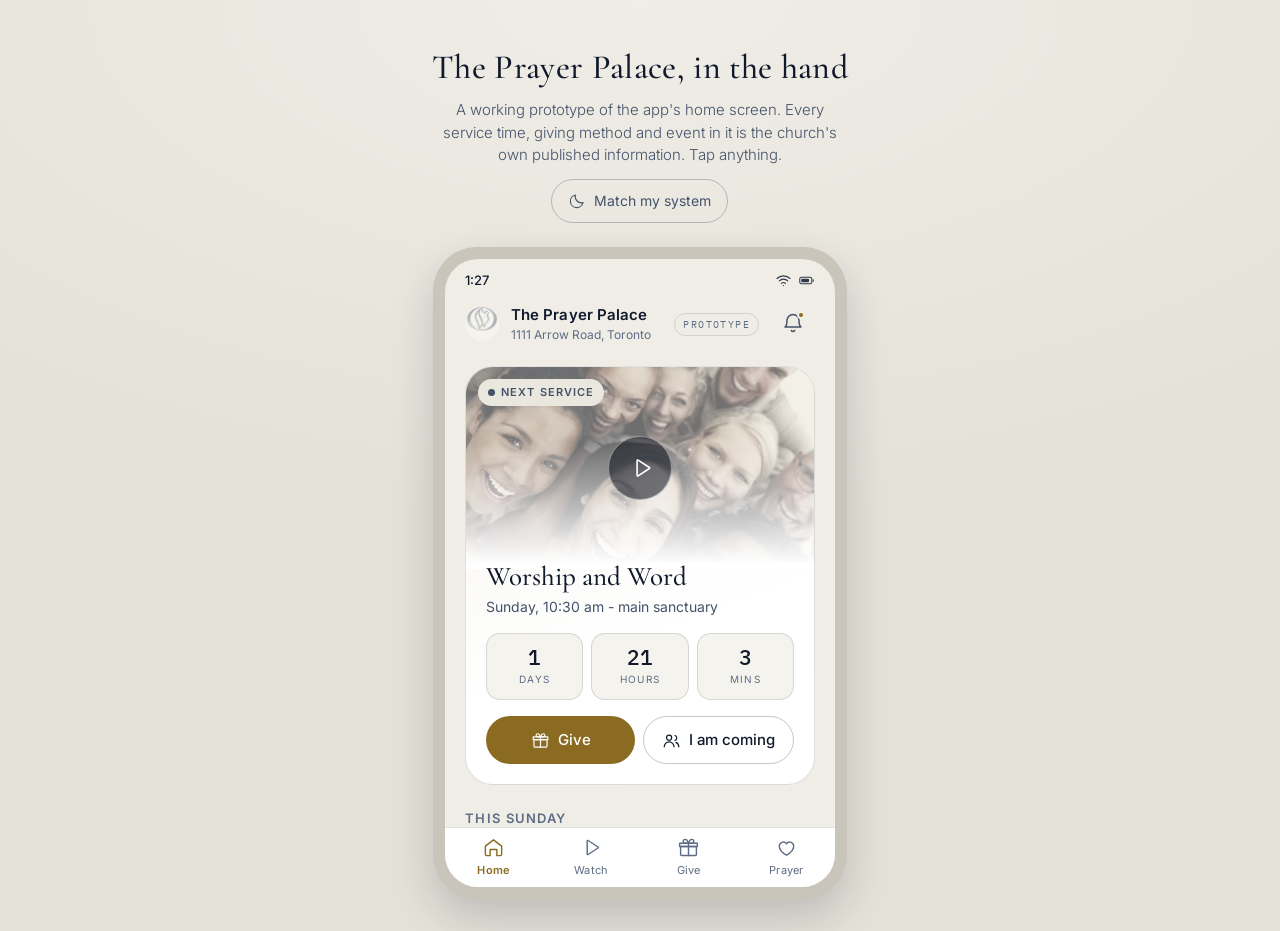
<file: app.html>
<!doctype html>
<html lang="en">
<head>
<meta charset="utf-8">
<meta name="viewport" content="width=device-width,initial-scale=1,viewport-fit=cover">
<title>The Prayer Palace app - home screen prototype</title>
<meta name="description" content="A working prototype of the home screen of a Prayer Palace mobile app. Built from the church's own published service times, giving methods and events.">
<meta name="robots" content="noindex">
<link rel="icon" href="assets/mark.webp" type="image/webp">
<meta name="theme-color" content="#0B1220" media="(prefers-color-scheme:dark)">
<meta name="theme-color" content="#EFEDE6" media="(prefers-color-scheme:light)">
<link rel="preconnect" href="https://fonts.googleapis.com">
<link rel="preconnect" href="https://fonts.gstatic.com" crossorigin>
<link rel="stylesheet" href="https://fonts.googleapis.com/css2?family=Cormorant+Garamond:ital,wght@0,400;0,500;0,600;1,400&family=Inter:wght@300;400;500;600&family=IBM+Plex+Mono:wght@400;500&display=swap">
<style>
/* ============================================================
   THE PRAYER PALACE - app prototype
   One screen of a church app, running for real in the browser.

   The palette is the site's, moved onto semantic tokens so the
   whole thing themes in one place. Every colour a component uses
   is a token; nothing is a per-screen hex. Both themes are
   defined in full, because a dark app whose light mode was
   inferred rather than authored is a light mode that fails.
   ============================================================ */
:root{
  /* dark, and the default: the site this belongs to is a night walk */
  --bg:#0B1220;
  --bg-2:#080E1A;
  --surface:#131E33;
  --surface-2:#1B2942;
  --surface-3:#233350;
  --line:rgba(220,227,236,.14);
  --line-2:rgba(220,227,236,.26);
  --text:#F3F0E8;
  --text-2:#AEBCD0;
  --text-3:#8394AC;
  --accent:#E7CF9B;
  --accent-2:#C6A15B;
  --accent-ink:#17223A;
  --brand:#6FB4D6;
  --live:#F07167;
  --ok:#7FC7A4;
  --scrim:rgba(4,8,16,.62);
  --shadow:0 18px 44px rgba(0,0,0,.55);
  --frame:#05080F;

  /* 4/8 rhythm, one scale for the whole app */
  --s1:4px; --s2:8px; --s3:12px; --s4:16px; --s5:20px; --s6:24px; --s7:32px; --s8:48px;
  --r-sm:10px; --r-md:14px; --r-lg:20px; --r-xl:28px;
  --icon:24px;

  --f-display:"Cormorant Garamond",'Iowan Old Style',Palatino,Georgia,serif;
  --f-sans:"Inter",-apple-system,BlinkMacSystemFont,'Segoe UI',Helvetica,Arial,sans-serif;
  --f-mono:"IBM Plex Mono",ui-monospace,SFMono-Regular,Menlo,Consolas,monospace;
  --ease:cubic-bezier(.22,.61,.36,1);
  --tap:160ms;
}
:root[data-theme="light"]{
  --bg:#EFEDE6;
  --bg-2:#E4E1D8;
  --surface:#FFFFFF;
  --surface-2:#F5F3ED;
  --surface-3:#EAE7DE;
  --line:rgba(16,26,44,.13);
  --line-2:rgba(16,26,44,.24);
  --text:#101A2C;
  --text-2:#44526A;
  --text-3:#5E6D85;
  --accent:#8A6B21;
  --accent-2:#6F551A;
  --accent-ink:#FFFFFF;
  --brand:#1F6C90;
  --live:#B23A2E;
  --ok:#2F7355;
  --scrim:rgba(16,26,44,.48);
  --shadow:0 18px 40px rgba(16,26,44,.18);
  --frame:#C9C5BA;
}
@media (prefers-color-scheme:light){
  :root:not([data-theme="dark"]){
    --bg:#EFEDE6; --bg-2:#E4E1D8; --surface:#FFFFFF; --surface-2:#F5F3ED; --surface-3:#EAE7DE;
    --line:rgba(16,26,44,.13); --line-2:rgba(16,26,44,.24);
    --text:#101A2C; --text-2:#44526A; --text-3:#5E6D85;
    --accent:#8A6B21; --accent-2:#6F551A; --accent-ink:#FFFFFF;
    --brand:#1F6C90; --live:#B23A2E; --ok:#2F7355;
    --scrim:rgba(16,26,44,.48); --shadow:0 18px 40px rgba(16,26,44,.18); --frame:#C9C5BA;
  }
}

*,*::before,*::after{box-sizing:border-box}
/* Type is in rem, so a reader who has raised their text size gets a bigger
   app rather than a bigger nothing. Sizes that hold a hit area or an icon box
   stay in px: those are ergonomics, not typography, and 44px is 44px. */
html{-webkit-text-size-adjust:100%}
body{
  margin:0;background:var(--bg-2);color:var(--text);
  font-family:var(--f-sans);font-size:1rem;line-height:1.5;font-weight:400;
  -webkit-font-smoothing:antialiased;overflow-x:hidden;
}
button{font:inherit;color:inherit;background:none;border:0;cursor:pointer}
a{color:inherit;text-decoration:none}
svg{display:block;flex:0 0 auto}
:focus-visible{outline:2px solid var(--brand);outline-offset:2px;border-radius:6px}
[hidden]{display:none !important}

/* ---------- the desktop stage ----------
   On a phone this is nothing: the app fills the screen. On a desktop it
   is a bench to stand the phone on, so the prototype can be judged at
   the size it would actually be used. */
.stage{min-height:100dvh;display:flex;flex-direction:column;align-items:center;
  padding:var(--s8) var(--s5) var(--s7);gap:var(--s6);
  background:radial-gradient(120% 80% at 50% 0%,var(--bg) 0%,var(--bg-2) 70%)}
.stage-head{max-width:560px;text-align:center;display:flex;flex-direction:column;gap:var(--s3);align-items:center}
.stage-head h1{margin:0;font-family:var(--f-display);font-size:2.125rem;line-height:1.15;font-weight:500;letter-spacing:.01em}
.stage-head p{margin:0;color:var(--text-2);font-size:0.9375rem;font-weight:300;max-width:46ch}
.stage-tools{display:flex;gap:var(--s2);flex-wrap:wrap;justify-content:center}
.tool{display:inline-flex;align-items:center;gap:var(--s2);min-height:44px;padding:0 var(--s4);
  border:1px solid var(--line-2);border-radius:999px;color:var(--text-2);font-size:0.875rem;
  transition:background-color var(--tap) var(--ease),color var(--tap) var(--ease)}
.tool:hover{background:var(--surface);color:var(--text)}
.tool[aria-pressed="true"]{background:var(--surface-2);color:var(--text);border-color:var(--line-2)}
.tool svg{width:18px;height:18px}

/* the device shell */
.device{width:414px;max-width:100%;flex:0 0 auto;
  background:var(--frame);border-radius:44px;padding:12px;box-shadow:var(--shadow)}
/* 414 outside, 12 of frame each side: the screen is a true 390, which is the
   width the layout was drawn for. Take the frame's own width off it and the
   header runs out of room and starts truncating the church's name. */
.device-screen{position:relative;border-radius:33px;overflow:hidden;background:var(--bg);
  height:clamp(560px,calc(100dvh - 272px),800px);display:flex;flex-direction:column}

/* ---------- the app ---------- */
.app{display:flex;flex-direction:column;height:100%;min-height:0;background:var(--bg)}

.statusbar{display:flex;align-items:center;justify-content:space-between;
  padding:var(--s3) var(--s5) var(--s1);font-size:0.8125rem;font-weight:500;color:var(--text);
  padding-top:max(var(--s3),env(safe-area-inset-top))}
.statusbar .sb-right{display:flex;align-items:center;gap:6px;opacity:.85}
.statusbar svg{width:17px;height:17px}

.appbar{display:flex;align-items:center;gap:var(--s3);padding:var(--s2) var(--s5) var(--s3)}
.appbar .mark{width:34px;height:34px;border-radius:50%;object-fit:cover;
  background:var(--surface-2);flex:0 0 auto}
.appbar .who{min-width:0;flex:1}
.appbar .who b{display:block;font-size:0.9375rem;font-weight:600;letter-spacing:.005em;
  /* wraps rather than truncates: at a raised text size an ellipsis turns the
     church's name into "The Pra...", and a name is the one thing in a header
     that has to survive. The address below it can truncate, it is a detail. */
  overflow-wrap:anywhere}
.appbar .who span{display:block;font-size:0.75rem;color:var(--text-3);
  white-space:nowrap;overflow:hidden;text-overflow:ellipsis}
.chip-proto{font-family:var(--f-mono);font-size:0.625rem;letter-spacing:.14em;text-transform:uppercase;
  color:var(--text-3);border:1px solid var(--line);border-radius:999px;padding:3px 8px;flex:0 0 auto}
.icon-btn{width:44px;height:44px;display:grid;place-items:center;border-radius:50%;
  color:var(--text-2);position:relative;flex:0 0 auto;
  transition:background-color var(--tap) var(--ease),color var(--tap) var(--ease)}
.icon-btn:hover{color:var(--text)}
.icon-btn:active{background:var(--surface-2)}
.icon-btn svg{width:var(--icon);height:var(--icon)}
.icon-btn .dot{position:absolute;top:9px;right:10px;width:8px;height:8px;border-radius:50%;
  background:var(--accent);border:2px solid var(--bg)}

/* screens scroll, the bars do not */
.screens{flex:1;min-height:0;position:relative}
.screen{position:absolute;inset:0;overflow-y:auto;overscroll-behavior:contain;
  -webkit-overflow-scrolling:touch;
  padding:var(--s2) var(--s5) calc(var(--s8) + var(--s6))}
.screen::-webkit-scrollbar{width:0}

.sec{margin-top:var(--s6)}
.sec-head{display:flex;align-items:baseline;justify-content:space-between;gap:var(--s3);
  margin-bottom:var(--s3)}
.sec-head h2{margin:0;font-size:0.8125rem;font-weight:600;letter-spacing:.10em;text-transform:uppercase;
  color:var(--text-3)}
.sec-more{font-size:0.8125rem;color:var(--accent);min-height:44px;display:inline-flex;align-items:center;
  padding:0 2px}

.card{background:var(--surface);border:1px solid var(--line);border-radius:var(--r-lg);overflow:hidden}

/* ---------- the service card, the reason the app gets opened ---------- */
.now{position:relative;border-radius:var(--r-xl);overflow:hidden;border:1px solid var(--line);
  background:linear-gradient(160deg,var(--surface-2) 0%,var(--surface) 62%)}
.now-media{position:relative;aspect-ratio:16/9;background:var(--surface-3)}
.now-media img{width:100%;height:100%;object-fit:cover;opacity:.55}
.now-media::after{content:"";position:absolute;inset:0;
  background:linear-gradient(to top,var(--surface) 2%,rgba(0,0,0,0) 62%)}
.now-badge{position:absolute;top:var(--s3);left:var(--s3);z-index:2;
  display:inline-flex;align-items:center;gap:6px;padding:5px 10px;border-radius:999px;
  font-size:0.6875rem;font-weight:600;letter-spacing:.10em;text-transform:uppercase;
  background:var(--live);color:#fff}
.now-badge.is-off{background:var(--surface-3);color:var(--text-2)}
.now-badge i{width:7px;height:7px;border-radius:50%;background:currentColor;display:block}
.pulse{animation:pulse 1.8s var(--ease) infinite}
@keyframes pulse{0%,100%{opacity:1}50%{opacity:.35}}
.now-play{position:absolute;left:50%;top:50%;transform:translate(-50%,-50%);z-index:2;
  width:64px;height:64px;border-radius:50%;display:grid;place-items:center;
  background:rgba(8,14,26,.55);color:#fff;border:1px solid rgba(255,255,255,.42);
  transition:background-color var(--tap) var(--ease)}
.now-play:active{background:rgba(8,14,26,.78)}
.now-play svg{width:26px;height:26px;margin-left:3px}
.now-body{padding:var(--s5);position:relative;z-index:2;margin-top:-28px}
.now-body h3{margin:0 0 var(--s1);font-family:var(--f-display);font-size:1.6875rem;line-height:1.16;font-weight:500}
.now-when{margin:0;color:var(--text-2);font-size:0.875rem}
.countdown{display:flex;gap:var(--s2);margin-top:var(--s4)}
.cd{flex:1;background:var(--surface-2);border:1px solid var(--line);border-radius:var(--r-md);
  padding:var(--s3) var(--s2);text-align:center}
.cd b{display:block;font-family:var(--f-mono);font-size:1.3125rem;font-weight:500;line-height:1.1;
  font-variant-numeric:tabular-nums}
.cd span{display:block;font-size:0.625rem;letter-spacing:.12em;text-transform:uppercase;color:var(--text-3);
  margin-top:3px}
.now-actions{display:flex;gap:var(--s2);margin-top:var(--s4)}
/* two buttons on one row at 390px leaves about 150px each: at the standard
   pill padding the second label wraps onto a second line and the row grows a
   step taller than the first. Tighter insets, and nothing wraps. */
.now-actions .btn{padding:0 var(--s3);white-space:nowrap}

.btn{min-height:48px;padding:0 var(--s5);border-radius:999px;display:inline-flex;align-items:center;
  justify-content:center;gap:var(--s2);font-size:0.9375rem;font-weight:500;
  transition:background-color var(--tap) var(--ease),color var(--tap) var(--ease),
             border-color var(--tap) var(--ease),opacity var(--tap) var(--ease)}
.btn svg{width:19px;height:19px}
.btn-primary{background:var(--accent);color:var(--accent-ink);flex:1}
.btn-primary:active{background:var(--accent-2)}
.btn-ghost{border:1px solid var(--line-2);color:var(--text);flex:1}
.btn-ghost:active{background:var(--surface-2)}
.btn-block{width:100%}
.btn[disabled]{opacity:.45;cursor:not-allowed}

/* ---------- the Sunday running order ---------- */
.run{list-style:none;margin:0;padding:0}
.run li{display:flex;gap:var(--s4);padding:var(--s4) var(--s5);border-top:1px solid var(--line)}
.run li:first-child{border-top:0}
.run time{font-family:var(--f-mono);font-size:0.8125rem;color:var(--accent);flex:0 0 46px;padding-top:2px;
  font-variant-numeric:tabular-nums}
.run b{display:block;font-size:0.9375rem;font-weight:500;margin-bottom:2px}
.run p{margin:0;font-size:0.8125rem;color:var(--text-2);line-height:1.5}
.run li.is-now{background:var(--surface-2)}
.run li.is-now time{color:var(--live)}

/* ---------- give ---------- */
.amounts{display:grid;grid-template-columns:repeat(4,1fr);gap:var(--s2);margin-bottom:var(--s3)}
.amt{min-height:52px;border:1px solid var(--line-2);border-radius:var(--r-md);
  font-family:var(--f-mono);font-size:0.9375rem;color:var(--text);
  transition:background-color var(--tap) var(--ease),border-color var(--tap) var(--ease),
             color var(--tap) var(--ease)}
.amt:active{background:var(--surface-2)}
.amt[aria-pressed="true"]{background:var(--accent);border-color:var(--accent);color:var(--accent-ink);font-weight:500}
.funds{display:flex;gap:var(--s2);overflow-x:auto;padding-bottom:var(--s2);margin-bottom:var(--s3);
  scrollbar-width:none}
.funds::-webkit-scrollbar{height:0}
.fund{flex:0 0 auto;min-height:44px;padding:0 var(--s4);border:1px solid var(--line-2);
  border-radius:999px;font-size:0.875rem;color:var(--text-2);white-space:nowrap;
  transition:background-color var(--tap) var(--ease),color var(--tap) var(--ease),border-color var(--tap) var(--ease)}
.fund:active{background:var(--surface-2)}
.fund[aria-pressed="true"]{background:var(--surface-3);color:var(--text);border-color:var(--line-2)}

.rows{list-style:none;margin:0;padding:0}
.row{display:flex;align-items:center;gap:var(--s4);width:100%;text-align:left;
  padding:var(--s4) var(--s5);border-top:1px solid var(--line);min-height:64px;
  transition:background-color var(--tap) var(--ease)}
.rows li:first-child .row{border-top:0}
.row:active{background:var(--surface-2)}
.row .ic{width:40px;height:40px;border-radius:50%;display:grid;place-items:center;flex:0 0 auto;
  background:var(--surface-2);color:var(--accent)}
.row .ic svg{width:20px;height:20px}
.row .tx{flex:1;min-width:0}
.row .tx b{display:block;font-size:0.9375rem;font-weight:500}
.row .tx span{display:block;font-size:0.8125rem;color:var(--text-2);
  overflow:hidden;text-overflow:ellipsis;white-space:nowrap}
.row .go{color:var(--text-3)}
.row .go svg{width:18px;height:18px}

/* ---------- prayer ---------- */
.pray-compose{padding:var(--s5)}
.pray-compose label{display:block;font-size:0.8125rem;color:var(--text-2);margin-bottom:var(--s2)}
.pray-compose textarea{width:100%;min-height:84px;resize:vertical;padding:var(--s3);
  background:var(--surface-2);border:1px solid var(--line);border-radius:var(--r-md);
  color:var(--text);font:inherit;font-size:0.9375rem;line-height:1.5}
.pray-compose textarea::placeholder{color:var(--text-3)}
.pray-foot{display:flex;align-items:center;justify-content:space-between;gap:var(--s3);margin-top:var(--s3)}
.switch{display:inline-flex;align-items:center;gap:var(--s2);min-height:44px;font-size:0.875rem;color:var(--text-2)}
.switch input{width:20px;height:20px;accent-color:var(--accent)}
.req{padding:var(--s4) var(--s5);border-top:1px solid var(--line)}
.req p{margin:0 0 var(--s3);font-size:0.9375rem;line-height:1.55}
.req-meta{display:flex;align-items:center;justify-content:space-between;gap:var(--s3)}
.req-who{font-size:0.75rem;color:var(--text-3)}
.prayed{display:inline-flex;align-items:center;gap:var(--s2);min-height:44px;padding:0 var(--s4);
  border:1px solid var(--line-2);border-radius:999px;font-size:0.875rem;color:var(--text-2);
  transition:background-color var(--tap) var(--ease),color var(--tap) var(--ease),border-color var(--tap) var(--ease)}
.prayed:active{background:var(--surface-2)}
.prayed[aria-pressed="true"]{background:var(--surface-3);color:var(--accent);border-color:var(--line-2)}
.prayed svg{width:17px;height:17px}
.prayed b{font-variant-numeric:tabular-nums;font-weight:500}

/* ---------- events ---------- */
.ev{display:flex;gap:var(--s4);width:100%;text-align:left;padding:var(--s4) var(--s5);
  border-top:1px solid var(--line);transition:background-color var(--tap) var(--ease)}
.rows li:first-child .ev{border-top:0}
.ev:active{background:var(--surface-2)}
.ev-date{flex:0 0 52px;text-align:center;background:var(--surface-2);border-radius:var(--r-sm);
  padding:var(--s2) 0;align-self:flex-start}
.ev-date b{display:block;font-family:var(--f-mono);font-size:1.125rem;line-height:1;font-weight:500}
.ev-date span{display:block;font-size:0.625rem;letter-spacing:.10em;text-transform:uppercase;color:var(--text-3);margin-top:3px}
.ev-tx{flex:1;min-width:0}
.ev-tx b{display:block;font-size:0.9375rem;font-weight:500;margin-bottom:2px}
.ev-tx span{display:block;font-size:0.8125rem;color:var(--text-2)}

.note{margin:var(--s5) 0 0;padding:var(--s4);border:1px dashed var(--line-2);border-radius:var(--r-md);
  font-size:0.8125rem;line-height:1.55;color:var(--text-3)}
.lede{margin:var(--s2) 0 var(--s5);color:var(--text-2);font-size:0.9375rem;line-height:1.6}
.screen h1.title{margin:var(--s3) 0 0;font-family:var(--f-display);font-size:1.875rem;font-weight:500;line-height:1.15}

/* ---------- tab bar ---------- */
.tabbar{flex:0 0 auto;display:flex;background:var(--surface);border-top:1px solid var(--line);
  padding-bottom:env(safe-area-inset-bottom)}
.tab{flex:1;min-height:56px;display:flex;flex-direction:column;align-items:center;justify-content:center;
  gap:3px;color:var(--text-3);padding:var(--s2) var(--s1);
  transition:color var(--tap) var(--ease),background-color var(--tap) var(--ease)}
.tab:active{background:var(--surface-2)}
.tab svg{width:23px;height:23px}
.tab span{font-size:0.6875rem;letter-spacing:.02em}
.tab[aria-selected="true"]{color:var(--accent)}
.tab[aria-selected="true"] span{font-weight:600}

/* ---------- the give sheet ---------- */
.scrim{position:absolute;inset:0;background:var(--scrim);z-index:8;opacity:0;pointer-events:none;
  transition:opacity 220ms var(--ease)}
.scrim.on{opacity:1;pointer-events:auto}
.sheet{position:absolute;left:0;right:0;bottom:0;z-index:9;background:var(--surface);
  border-radius:var(--r-xl) var(--r-xl) 0 0;border-top:1px solid var(--line);
  padding:var(--s3) var(--s5) calc(var(--s6) + env(safe-area-inset-bottom));
  transform:translateY(100%);transition:transform 260ms var(--ease);max-height:86%;overflow-y:auto}
.sheet.on{transform:translateY(0)}
.grab{width:38px;height:4px;border-radius:2px;background:var(--line-2);margin:0 auto var(--s4)}
.sheet h3{margin:0 0 var(--s1);font-family:var(--f-display);font-size:1.5rem;font-weight:500}
.sheet .sum{margin:0 0 var(--s5);color:var(--text-2);font-size:0.875rem}
.sheet .rows{border:1px solid var(--line);border-radius:var(--r-lg);overflow:hidden;margin-bottom:var(--s4)}

@media (prefers-reduced-motion:reduce){
  *,*::before,*::after{animation-duration:.001ms !important;animation-iteration-count:1 !important;
    transition-duration:.001ms !important}
  .sheet{transition:none}
}

/* the phone is the phone: below this the frame is a costume, so it comes off */
@media (max-width:560px){
  .stage{padding:0;gap:0;min-height:100dvh}
  .stage-head{display:none}
  .device{width:100%;padding:0;border-radius:0;box-shadow:none;background:var(--bg)}
  .device-screen{height:100dvh;border-radius:0}
}
@media (max-width:560px) and (orientation:landscape){
  .device-screen{height:100dvh}
}
</style>
</head>
<body>

<!-- one icon family: 24px box, 1.5 stroke, round caps, outline only -->
<svg width="0" height="0" aria-hidden="true" focusable="false" style="position:absolute">
 <defs>
  <g id="i-base" fill="none" stroke="currentColor" stroke-width="1.5" stroke-linecap="round" stroke-linejoin="round"></g>
 </defs>
 <symbol id="ic-home" viewBox="0 0 24 24" fill="none" stroke="currentColor" stroke-width="1.5" stroke-linecap="round" stroke-linejoin="round">
  <path d="M3.5 10.5 12 4l8.5 6.5V19a1.5 1.5 0 0 1-1.5 1.5h-3.5V14h-7v6.5H5A1.5 1.5 0 0 1 3.5 19z"/></symbol>
 <symbol id="ic-play" viewBox="0 0 24 24" fill="none" stroke="currentColor" stroke-width="1.5" stroke-linecap="round" stroke-linejoin="round">
  <path d="M7.5 5.2v13.6a.6.6 0 0 0 .92.5l10.4-6.8a.6.6 0 0 0 0-1l-10.4-6.8a.6.6 0 0 0-.92.5z"/></symbol>
 <symbol id="ic-gift" viewBox="0 0 24 24" fill="none" stroke="currentColor" stroke-width="1.5" stroke-linecap="round" stroke-linejoin="round">
  <path d="M3.75 11h16.5v8.25a1 1 0 0 1-1 1h-14.5a1 1 0 0 1-1-1z"/><path d="M2.75 7.5h18.5V11H2.75z"/>
  <path d="M12 7.5v13"/><path d="M12 7.5S10.8 3.5 8.5 3.5a2 2 0 0 0 0 4z"/><path d="M12 7.5s1.2-4 3.5-4a2 2 0 0 1 0 4z"/></symbol>
 <symbol id="ic-heart" viewBox="0 0 24 24" fill="none" stroke="currentColor" stroke-width="1.5" stroke-linecap="round" stroke-linejoin="round">
  <path d="M12 20s-7.5-4.4-7.5-9.4A4.1 4.1 0 0 1 12 8.2a4.1 4.1 0 0 1 7.5 2.4C19.5 15.6 12 20 12 20z"/></symbol>
 <symbol id="ic-bell" viewBox="0 0 24 24" fill="none" stroke="currentColor" stroke-width="1.5" stroke-linecap="round" stroke-linejoin="round">
  <path d="M18 8.5a6 6 0 1 0-12 0c0 5-2 6.5-2 6.5h16s-2-1.5-2-6.5z"/><path d="M13.7 18.5a2 2 0 0 1-3.4 0"/></symbol>
 <symbol id="ic-chev" viewBox="0 0 24 24" fill="none" stroke="currentColor" stroke-width="1.5" stroke-linecap="round" stroke-linejoin="round">
  <path d="m9.5 5.5 7 6.5-7 6.5"/></symbol>
 <symbol id="ic-pin" viewBox="0 0 24 24" fill="none" stroke="currentColor" stroke-width="1.5" stroke-linecap="round" stroke-linejoin="round">
  <path d="M12 21s7-6.2 7-11a7 7 0 1 0-14 0c0 4.8 7 11 7 11z"/><circle cx="12" cy="10" r="2.6"/></symbol>
 <symbol id="ic-phone" viewBox="0 0 24 24" fill="none" stroke="currentColor" stroke-width="1.5" stroke-linecap="round" stroke-linejoin="round">
  <path d="M6.2 3.5h3l1.6 4-2 1.4a11.5 11.5 0 0 0 6.3 6.3l1.4-2 4 1.6v3a1.5 1.5 0 0 1-1.6 1.5C10.6 19.6 4.4 13.4 3.7 5.1A1.5 1.5 0 0 1 5.2 3.5z"/></symbol>
 <symbol id="ic-cal" viewBox="0 0 24 24" fill="none" stroke="currentColor" stroke-width="1.5" stroke-linecap="round" stroke-linejoin="round">
  <rect x="3.5" y="5.5" width="17" height="15" rx="2"/><path d="M3.5 10h17M8 3.5v4M16 3.5v4"/></symbol>
 <symbol id="ic-users" viewBox="0 0 24 24" fill="none" stroke="currentColor" stroke-width="1.5" stroke-linecap="round" stroke-linejoin="round">
  <circle cx="9" cy="8.5" r="3.2"/><path d="M2.8 20a6.2 6.2 0 0 1 12.4 0"/><path d="M16.4 5.7a3.2 3.2 0 0 1 0 6.1"/><path d="M17.6 14.4A6.2 6.2 0 0 1 21.2 20"/></symbol>
 <symbol id="ic-globe" viewBox="0 0 24 24" fill="none" stroke="currentColor" stroke-width="1.5" stroke-linecap="round" stroke-linejoin="round">
  <circle cx="12" cy="12" r="8.5"/><path d="M3.5 12h17"/><path d="M12 3.5a13 13 0 0 1 0 17 13 13 0 0 1 0-17z"/></symbol>
 <symbol id="ic-mail" viewBox="0 0 24 24" fill="none" stroke="currentColor" stroke-width="1.5" stroke-linecap="round" stroke-linejoin="round">
  <rect x="3" y="5.5" width="18" height="13" rx="2"/><path d="m3.6 7 8.4 6 8.4-6"/></symbol>
 <symbol id="ic-msg" viewBox="0 0 24 24" fill="none" stroke="currentColor" stroke-width="1.5" stroke-linecap="round" stroke-linejoin="round">
  <path d="M20.5 12a8.5 8.5 0 0 1-12.4 7.6L3.5 20.5l1-4.6A8.5 8.5 0 1 1 20.5 12z"/></symbol>
 <symbol id="ic-card" viewBox="0 0 24 24" fill="none" stroke="currentColor" stroke-width="1.5" stroke-linecap="round" stroke-linejoin="round">
  <rect x="2.8" y="5.5" width="18.4" height="13" rx="2"/><path d="M2.8 10h18.4"/><path d="M6.5 14.6h4"/></symbol>
 <symbol id="ic-x" viewBox="0 0 24 24" fill="none" stroke="currentColor" stroke-width="1.5" stroke-linecap="round" stroke-linejoin="round">
  <path d="m6.5 6.5 11 11M17.5 6.5l-11 11"/></symbol>
 <symbol id="ic-sun" viewBox="0 0 24 24" fill="none" stroke="currentColor" stroke-width="1.5" stroke-linecap="round" stroke-linejoin="round">
  <circle cx="12" cy="12" r="4.2"/><path d="M12 2.6v2.2M12 19.2v2.2M4.4 4.4l1.6 1.6M18 18l1.6 1.6M2.6 12h2.2M19.2 12h2.2M4.4 19.6 6 18M18 6l1.6-1.6"/></symbol>
 <symbol id="ic-moon" viewBox="0 0 24 24" fill="none" stroke="currentColor" stroke-width="1.5" stroke-linecap="round" stroke-linejoin="round">
  <path d="M20 14.2A8.4 8.4 0 0 1 9.8 4 8.5 8.5 0 1 0 20 14.2z"/></symbol>
 <symbol id="ic-wifi" viewBox="0 0 24 24" fill="none" stroke="currentColor" stroke-width="1.6" stroke-linecap="round" stroke-linejoin="round">
  <path d="M2.8 9.2a13 13 0 0 1 18.4 0M6 12.6a8.4 8.4 0 0 1 12 0M9.2 16a3.9 3.9 0 0 1 5.6 0"/><circle cx="12" cy="19.2" r=".9" fill="currentColor" stroke="none"/></symbol>
 <symbol id="ic-batt" viewBox="0 0 24 24" fill="none" stroke="currentColor" stroke-width="1.5" stroke-linecap="round" stroke-linejoin="round">
  <rect x="2.5" y="7.5" width="17" height="9" rx="2.4"/><path d="M21.5 11v2"/><rect x="4.6" y="9.6" width="11" height="4.8" rx="1.2" fill="currentColor" stroke="none"/></symbol>
</svg>

<div class="stage">
  <div class="stage-head">
    <h1>The Prayer Palace, in the hand</h1>
    <p>A working prototype of the app's home screen. Every service time, giving method and event in it is the church's own published information. Tap anything.</p>
    <div class="stage-tools">
      <button class="tool" id="themeBtn" type="button" aria-pressed="false">
        <svg aria-hidden="true"><use href="#ic-moon"></use></svg><span id="themeLbl">Match my system</span>
      </button>
    </div>
  </div>

  <div class="device">
    <div class="device-screen">
      <div class="app">

        <div class="statusbar" aria-hidden="true">
          <span id="sbClock">9:41</span>
          <span class="sb-right">
            <svg><use href="#ic-wifi"></use></svg>
            <svg><use href="#ic-batt"></use></svg>
          </span>
        </div>

        <header class="appbar">
          <img class="mark" src="assets/mark.webp" alt="">
          <span class="who">
            <b>The Prayer Palace</b>
            <span>1111 Arrow Road, Toronto</span>
          </span>
          <span class="chip-proto">Prototype</span>
          <button class="icon-btn" type="button" aria-label="Notifications, 1 new">
            <svg aria-hidden="true"><use href="#ic-bell"></use></svg><i class="dot"></i>
          </button>
        </header>

        <div class="screens">

          <!-- ============ HOME ============ -->
          <div class="screen" id="p-home" role="tabpanel" aria-labelledby="t-home" tabindex="0">

            <section class="now" id="nowCard">
              <div class="now-media">
                <img src="assets/congregation.webp" alt="">
                <span class="now-badge" id="nowBadge"><i></i><span id="nowBadgeText">Next service</span></span>
                <button class="now-play" id="nowPlay" type="button" aria-label="Watch the live stream">
                  <svg aria-hidden="true"><use href="#ic-play"></use></svg>
                </button>
              </div>
              <div class="now-body">
                <h3 id="nowTitle">Worship and Word</h3>
                <p class="now-when" id="nowWhen">Sunday, 10:30 am - main sanctuary</p>
                <div class="countdown" id="nowCountdown">
                  <div class="cd"><b id="cdD">0</b><span>days</span></div>
                  <div class="cd"><b id="cdH">0</b><span>hours</span></div>
                  <div class="cd"><b id="cdM">0</b><span>mins</span></div>
                </div>
                <div class="now-actions">
                  <button class="btn btn-primary" type="button" data-go="give">
                    <svg aria-hidden="true"><use href="#ic-gift"></use></svg>Give
                  </button>
                  <button class="btn btn-ghost" type="button" id="tellBtn">
                    <svg aria-hidden="true"><use href="#ic-users"></use></svg>I am coming
                  </button>
                </div>
              </div>
            </section>

            <section class="sec">
              <div class="sec-head"><h2>This Sunday</h2></div>
              <div class="card">
                <ul class="run" id="runList">
                  <li data-from="585" data-to="615"><time>09:45</time><span><b>Connect Class</b>
                    <p>Wing 2 Chapel. Thirty minutes on who we are and what happens next.</p></span></li>
                  <li data-from="615" data-to="630"><time>10:15</time><span><b>Palace Kidz check-in</b>
                    <p>Wing 1. Ages nought to twelve.</p></span></li>
                  <li data-from="630" data-to="750"><time>10:30</time><span><b>Worship and Word</b>
                    <p>Main sanctuary. Expect to be there until about 12:30.</p></span></li>
                  <li data-from="750" data-to="810"><time>12:30</time><span><b>Welcome Reception</b>
                    <p>Connect Cafe. Light refreshments and a welcome package to take home.</p></span></li>
                </ul>
              </div>
              <p class="note">Nursery care runs from birth to three years in Wing 2. Real-time translation is
                offered every Sunday, at no cost, in your language.</p>
            </section>

            <section class="sec">
              <div class="sec-head"><h2>Give</h2>
                <button class="sec-more" type="button" data-go="give">All ways to give</button></div>
              <div class="amounts" role="group" aria-label="Amount">
                <button class="amt" type="button" aria-pressed="false" data-amt="25">$25</button>
                <button class="amt" type="button" aria-pressed="true" data-amt="50">$50</button>
                <button class="amt" type="button" aria-pressed="false" data-amt="100">$100</button>
                <button class="amt" type="button" aria-pressed="false" data-amt="other">Other</button>
              </div>
              <div class="funds" role="group" aria-label="Fund">
                <button class="fund" type="button" aria-pressed="true" data-fund="Tithe">Tithe</button>
                <button class="fund" type="button" aria-pressed="false" data-fund="Offering">Offering</button>
                <button class="fund" type="button" aria-pressed="false" data-fund="Missions: raise the roof">Missions: raise the roof</button>
                <button class="fund" type="button" aria-pressed="false" data-fund="Building">Building</button>
              </div>
              <button class="btn btn-primary btn-block" type="button" id="giveBtn">
                <svg aria-hidden="true"><use href="#ic-gift"></use></svg>
                <span id="giveBtnText">Give $50 to Tithe</span>
              </button>
            </section>

            <section class="sec">
              <div class="sec-head"><h2>Prayer</h2>
                <button class="sec-more" type="button" data-go="pray">Open the wall</button></div>
              <div class="card" id="homePray"></div>
            </section>

            <section class="sec">
              <div class="sec-head"><h2>What is on</h2>
                <button class="sec-more" type="button" data-go="watch">Everything</button></div>
              <div class="card">
                <ul class="rows">
                  <li><button class="ev" type="button">
                    <span class="ev-date"><b>30</b><span>Aug</span></span>
                    <span class="ev-tx"><b>Back to school service</b>
                      <span>Sunday, 10:30 am - prayer and anointing for the new season</span></span></button></li>
                  <li><button class="ev" type="button">
                    <span class="ev-date"><b>05</b><span>Sep</span></span>
                    <span class="ev-tx"><b>Sunrise prayer</b>
                      <span>Saturday, 6:30 to 9 am - a morning given to corporate prayer</span></span></button></li>
                  <li><button class="ev" type="button">
                    <span class="ev-date"><b>12</b><span>Sep</span></span>
                    <span class="ev-tx"><b>Guys grill and gather at the park</b>
                      <span>Saturday, 12 to 3 pm - food, games and real conversation</span></span></button></li>
                </ul>
              </div>
            </section>

            <section class="sec">
              <div class="sec-head"><h2>Visit</h2></div>
              <div class="card">
                <ul class="rows">
                  <li><a class="row" href="https://maps.google.com/?q=1111+Arrow+Road+Toronto+Ontario+M9M+3B3"
                        target="_blank" rel="noopener">
                    <span class="ic"><svg aria-hidden="true"><use href="#ic-pin"></use></svg></span>
                    <span class="tx"><b>1111 Arrow Road</b><span>Toronto, Ontario M9M 3B3</span></span>
                    <span class="go"><svg aria-hidden="true"><use href="#ic-chev"></use></svg></span></a></li>
                  <li><a class="row" href="tel:+14162411100">
                    <span class="ic"><svg aria-hidden="true"><use href="#ic-phone"></use></svg></span>
                    <span class="tx"><b>416 241 1100</b><span>Church office</span></span>
                    <span class="go"><svg aria-hidden="true"><use href="#ic-chev"></use></svg></span></a></li>
                  <li><a class="row" href="mailto:info@theprayerpalace.com">
                    <span class="ic"><svg aria-hidden="true"><use href="#ic-mail"></use></svg></span>
                    <span class="tx"><b>info@theprayerpalace.com</b><span>General enquiries</span></span>
                    <span class="go"><svg aria-hidden="true"><use href="#ic-chev"></use></svg></span></a></li>
                </ul>
              </div>
              <p class="note">There is no dress code and no form to fill in at the door. Parking is free and
                someone is watching for you.</p>
            </section>
          </div>

          <!-- ============ WATCH ============ -->
          <div class="screen" id="p-watch" role="tabpanel" aria-labelledby="t-watch" tabindex="0" hidden>
            <h1 class="title">Watch</h1>
            <p class="lede">The Sunday service is streamed live from the main sanctuary. Everything else here
              is what is coming, not what has been.</p>
            <div class="card" style="overflow:hidden">
              <div class="now-media" style="border-radius:0">
                <img src="assets/sanctuary-light.webp" alt="">
                <span class="now-badge is-off" id="watchBadge"><i></i><span>Next service</span></span>
                <button class="now-play" type="button" aria-label="Watch the live stream">
                  <svg aria-hidden="true"><use href="#ic-play"></use></svg></button>
              </div>
              <div style="padding:var(--s5)">
                <b style="font-size:16px">Sunday, 10:30 am</b>
                <p style="margin:4px 0 0;color:var(--text-2);font-size:14px">
                  Worship and Word, live from 1111 Arrow Road.</p>
              </div>
            </div>
            <section class="sec">
              <div class="sec-head"><h2>Also this week</h2></div>
              <div class="card">
                <ul class="rows">
                  <li><span class="row">
                    <span class="ic"><svg aria-hidden="true"><use href="#ic-users"></use></svg></span>
                    <span class="tx"><b>Palace youth</b><span>Friday, 7:30 pm - Wing 1 Chapel</span></span></span></li>
                  <li><span class="row">
                    <span class="ic"><svg aria-hidden="true"><use href="#ic-globe"></use></svg></span>
                    <span class="tx"><b>Live translation</b><span>Every Sunday, at no cost, in your language</span></span></span></li>
                  <li><span class="row">
                    <span class="ic"><svg aria-hidden="true"><use href="#ic-cal"></use></svg></span>
                    <span class="tx"><b>Sunrise prayer</b><span>Saturday 5 September, 6:30 to 9 am</span></span></span></li>
                </ul>
              </div>
            </section>
            <p class="note">This is a prototype. Past services are not listed here, because inventing a
              catalogue of messages the church has not published would be making things up.</p>
          </div>

          <!-- ============ GIVE ============ -->
          <div class="screen" id="p-give" role="tabpanel" aria-labelledby="t-give" tabindex="0" hidden>
            <h1 class="title">Give</h1>
            <p class="lede">Giving through tithes and offerings is not just a donation. You are sowing into the
              furtherance of the gospel, and into the families this house feeds and clothes every week.</p>
            <div class="card">
              <ul class="rows">
                <li><a class="row" href="give.html">
                  <span class="ic"><svg aria-hidden="true"><use href="#ic-card"></use></svg></span>
                  <span class="tx"><b>Online, once or recurring</b><span>Through Pushpay - manage your schedule and statements</span></span>
                  <span class="go"><svg aria-hidden="true"><use href="#ic-chev"></use></svg></span></a></li>
                <li><a class="row" href="mailto:give@theprayerpalace.com">
                  <span class="ic"><svg aria-hidden="true"><use href="#ic-mail"></use></svg></span>
                  <span class="tx"><b>Interac e-Transfer</b><span>give@theprayerpalace.com - no fees deducted</span></span>
                  <span class="go"><svg aria-hidden="true"><use href="#ic-chev"></use></svg></span></a></li>
                <li><a class="row" href="sms:77977&body=TPP">
                  <span class="ic"><svg aria-hidden="true"><use href="#ic-msg"></use></svg></span>
                  <span class="tx"><b>By text</b><span>Text TPP to 77977 and follow the reply</span></span>
                  <span class="go"><svg aria-hidden="true"><use href="#ic-chev"></use></svg></span></a></li>
                <li><span class="row">
                  <span class="ic"><svg aria-hidden="true"><use href="#ic-gift"></use></svg></span>
                  <span class="tx"><b>In person</b><span>During any service, Sundays 10:30 am</span></span></span></li>
                <li><span class="row">
                  <span class="ic"><svg aria-hidden="true"><use href="#ic-pin"></use></svg></span>
                  <span class="tx"><b>By mail</b><span>1111 Arrow Road, Toronto, Ontario M9M 3B3</span></span></span></li>
                <li><a class="row" href="mailto:info@theprayerpalace.com">
                  <span class="ic"><svg aria-hidden="true"><use href="#ic-globe"></use></svg></span>
                  <span class="tx"><b>Non-cash gifts</b><span>Vehicles, real estate, stocks and other assets</span></span>
                  <span class="go"><svg aria-hidden="true"><use href="#ic-chev"></use></svg></span></a></li>
              </ul>
            </div>
            <section class="sec">
              <div class="sec-head"><h2>Mission: raise the roof</h2></div>
              <div class="card" style="overflow:hidden">
                <img src="assets/jamaica.webp" alt="" style="width:100%;aspect-ratio:16/9;object-fit:cover">
                <div style="padding:var(--s5)">
                  <p style="margin:0;color:var(--text-2);font-size:14px;line-height:1.6">
                    Hurricane Melissa struck Jamaica on 28 October 2025. In Clarendon a local church lost its
                    roof entirely. We have committed to rebuilding it, and to reinforcing it against the next
                    storm.</p>
                </div>
              </div>
            </section>
            <p class="note">No card details are collected in this prototype. Every route above is the church's
              own, and hands off to it.</p>
          </div>

          <!-- ============ PRAYER ============ -->
          <div class="screen" id="p-pray" role="tabpanel" aria-labelledby="t-pray" tabindex="0" hidden>
            <h1 class="title">Prayer</h1>
            <p class="lede">Ask the house to pray with you, and pray for the people who have asked.</p>
            <div class="card">
              <form class="pray-compose" id="prayForm">
                <label for="prayText">What can we pray with you about?</label>
                <textarea id="prayText" placeholder="Write as much or as little as you want."
                  maxlength="400"></textarea>
                <div class="pray-foot">
                  <label class="switch"><input type="checkbox" id="prayAnon" checked> Post anonymously</label>
                  <button class="btn btn-primary" type="submit" style="flex:0 0 auto">Send</button>
                </div>
              </form>
            </div>
            <section class="sec">
              <div class="sec-head"><h2>The wall</h2></div>
              <div class="card" id="wall"></div>
            </section>
            <p class="note">The requests here are samples, and anything you send stays on this device. A real
              build would need somewhere for them to go, and someone reading them.</p>
          </div>

        </div>

        <nav class="tabbar" role="tablist" aria-label="Main">
          <button class="tab" id="t-home" role="tab" aria-selected="true" aria-controls="p-home" data-tab="home">
            <svg aria-hidden="true"><use href="#ic-home"></use></svg><span>Home</span></button>
          <button class="tab" id="t-watch" role="tab" aria-selected="false" aria-controls="p-watch" data-tab="watch" tabindex="-1">
            <svg aria-hidden="true"><use href="#ic-play"></use></svg><span>Watch</span></button>
          <button class="tab" id="t-give" role="tab" aria-selected="false" aria-controls="p-give" data-tab="give" tabindex="-1">
            <svg aria-hidden="true"><use href="#ic-gift"></use></svg><span>Give</span></button>
          <button class="tab" id="t-pray" role="tab" aria-selected="false" aria-controls="p-pray" data-tab="pray" tabindex="-1">
            <svg aria-hidden="true"><use href="#ic-heart"></use></svg><span>Prayer</span></button>
        </nav>

        <div class="scrim" id="scrim"></div>
        <div class="sheet" id="sheet" role="dialog" aria-modal="true" aria-labelledby="sheetTitle" hidden>
          <div class="grab"></div>
          <h3 id="sheetTitle">Give $50 to Tithe</h3>
          <p class="sum">Choose how to send it. Nothing is charged here.</p>
          <ul class="rows">
            <li><a class="row" href="give.html">
              <span class="ic"><svg aria-hidden="true"><use href="#ic-card"></use></svg></span>
              <span class="tx"><b>Card or bank</b><span>Through the Pushpay portal</span></span>
              <span class="go"><svg aria-hidden="true"><use href="#ic-chev"></use></svg></span></a></li>
            <li><a class="row" href="mailto:give@theprayerpalace.com">
              <span class="ic"><svg aria-hidden="true"><use href="#ic-mail"></use></svg></span>
              <span class="tx"><b>Interac e-Transfer</b><span>give@theprayerpalace.com</span></span>
              <span class="go"><svg aria-hidden="true"><use href="#ic-chev"></use></svg></span></a></li>
            <li><a class="row" href="sms:77977&body=TPP">
              <span class="ic"><svg aria-hidden="true"><use href="#ic-msg"></use></svg></span>
              <span class="tx"><b>By text</b><span>Text TPP to 77977</span></span>
              <span class="go"><svg aria-hidden="true"><use href="#ic-chev"></use></svg></span></a></li>
          </ul>
          <button class="btn btn-ghost btn-block" type="button" id="sheetClose">
            <svg aria-hidden="true"><use href="#ic-x"></use></svg>Close</button>
        </div>

      </div>
    </div>
  </div>
</div>

<script>
(function () {
  'use strict';
  var $ = function (s, r) { return (r || document).querySelector(s); };
  var $$ = function (s, r) { return Array.prototype.slice.call((r || document).querySelectorAll(s)); };

  /* Storage is a convenience, never a requirement: a private window, cleared
     site data or a browser set to block it all throw or come back empty, and
     the screen has to render correctly with nothing in it. */
  function store(k, v) {
    try { if (v === undefined) return localStorage.getItem(k); localStorage.setItem(k, v); }
    catch (e) { return null; }
  }

  /* ---------- theme ----------
     Three states, not two: light, dark, and follow the system. The button
     cycles them and says which one it is on, because an icon alone cannot. */
  var THEMES = [
    { key: '', label: 'Match my system', icon: '#ic-moon' },
    { key: 'light', label: 'Light', icon: '#ic-sun' },
    { key: 'dark', label: 'Dark', icon: '#ic-moon' }
  ];
  var themeIdx = 0;
  var saved = store('tpp-app-theme');
  if (saved === 'light') themeIdx = 1; else if (saved === 'dark') themeIdx = 2;
  function applyTheme() {
    var t = THEMES[themeIdx];
    if (t.key) document.documentElement.setAttribute('data-theme', t.key);
    else document.documentElement.removeAttribute('data-theme');
    $('#themeLbl').textContent = t.label;
    $('#themeBtn').setAttribute('aria-pressed', t.key ? 'true' : 'false');
    $('#themeBtn').querySelector('use').setAttribute('href', t.icon);
    store('tpp-app-theme', t.key);
  }
  $('#themeBtn').addEventListener('click', function () {
    themeIdx = (themeIdx + 1) % THEMES.length; applyTheme();
  });
  applyTheme();

  /* ---------- tabs ----------
     Real tab semantics: one stop in the tab order, arrow keys between them,
     and the panel each one owns named on the button. */
  var tabs = $$('.tab');
  function selectTab(name, focus) {
    tabs.forEach(function (b) {
      var on = b.dataset.tab === name;
      b.setAttribute('aria-selected', on ? 'true' : 'false');
      b.tabIndex = on ? 0 : -1;
      var panel = $('#p-' + b.dataset.tab);
      if (panel) { panel.hidden = !on; if (on) panel.scrollTop = 0; }
      if (on && focus) b.focus();
    });
  }
  tabs.forEach(function (b) {
    b.addEventListener('click', function () { selectTab(b.dataset.tab); });
    b.addEventListener('keydown', function (e) {
      var i = tabs.indexOf(b), n = null;
      if (e.key === 'ArrowRight') n = tabs[(i + 1) % tabs.length];
      else if (e.key === 'ArrowLeft') n = tabs[(i - 1 + tabs.length) % tabs.length];
      else if (e.key === 'Home') n = tabs[0];
      else if (e.key === 'End') n = tabs[tabs.length - 1];
      if (n) { e.preventDefault(); selectTab(n.dataset.tab, true); }
    });
  });
  $$('[data-go]').forEach(function (b) {
    b.addEventListener('click', function () { selectTab(b.dataset.go); });
  });

  /* ---------- the clock, and the service ----------
     The church is in Toronto and the phone may not be, so the hour that
     matters is read in the church's own zone rather than the device's.
     Intl gives the parts; everything after that is arithmetic. */
  var TZ = 'America/Toronto';
  var DAYS = ['Sun', 'Mon', 'Tue', 'Wed', 'Thu', 'Fri', 'Sat'];
  function churchNow() {
    var f = new Intl.DateTimeFormat('en-GB', {
      timeZone: TZ, weekday: 'short', hour: '2-digit', minute: '2-digit', hour12: false
    });
    var p = {}, parts = f.formatToParts(new Date());
    for (var i = 0; i < parts.length; i++) p[parts[i].type] = parts[i].value;
    var h = parseInt(p.hour, 10) % 24, m = parseInt(p.minute, 10);
    return { day: Math.max(0, DAYS.indexOf(p.weekday)), h: h, m: m, mins: h * 60 + m };
  }
  var SERVICE_START = 630, SERVICE_END = 750;   /* 10:30 to 12:30, Sunday */

  function paintService() {
    var t = churchNow();
    var live = (t.day === 0 && t.mins >= SERVICE_START && t.mins < SERVICE_END);

    $('#sbClock').textContent = ((t.h % 12) || 12) + ':' + (t.m < 10 ? '0' : '') + t.m;

    var badge = $('#nowBadge'), wbadge = $('#watchBadge');
    badge.classList.toggle('is-off', !live);
    if (wbadge) wbadge.classList.toggle('is-off', !live);
    badge.querySelector('i').classList.toggle('pulse', live);
    $('#nowBadgeText').textContent = live ? 'Live now' : 'Next service';
    if (wbadge) wbadge.querySelector('span').textContent = live ? 'Live now' : 'Next service';
    $('#nowCountdown').hidden = live;
    $('#nowTitle').textContent = live ? 'Worship and Word, live' : 'Worship and Word';
    $('#nowWhen').textContent = live
      ? 'On now in the main sanctuary, until about 12:30'
      : 'Sunday, 10:30 am - main sanctuary';

    if (!live) {
      var mins = ((7 - t.day) % 7) * 1440 + SERVICE_START - t.mins;
      if (mins <= 0) mins += 7 * 1440;
      $('#cdD').textContent = Math.floor(mins / 1440);
      $('#cdH').textContent = Math.floor((mins % 1440) / 60);
      $('#cdM').textContent = mins % 60;
    }

    /* mark the item of the running order that is happening right now */
    $$('#runList li').forEach(function (li) {
      var on = t.day === 0 && t.mins >= +li.dataset.from && t.mins < +li.dataset.to;
      li.classList.toggle('is-now', on);
    });
  }
  paintService();
  setInterval(paintService, 20000);

  /* ---------- give ---------- */
  var amount = '50', fund = 'Tithe';
  function paintGive() {
    var a = amount === 'other' ? 'an amount' : '$' + amount;
    $('#giveBtnText').textContent = 'Give ' + a + ' to ' + fund;
    $('#sheetTitle').textContent = 'Give ' + a + ' to ' + fund;
  }
  $$('.amt').forEach(function (b) {
    b.addEventListener('click', function () {
      $$('.amt').forEach(function (o) { o.setAttribute('aria-pressed', 'false'); });
      b.setAttribute('aria-pressed', 'true'); amount = b.dataset.amt; paintGive();
    });
  });
  $$('.fund').forEach(function (b) {
    b.addEventListener('click', function () {
      $$('.fund').forEach(function (o) { o.setAttribute('aria-pressed', 'false'); });
      b.setAttribute('aria-pressed', 'true'); fund = b.dataset.fund; paintGive();
    });
  });
  paintGive();

  /* the sheet. hidden is removed a frame before the class goes on, or the
     transform has nothing to animate from and the sheet simply appears. */
  var sheet = $('#sheet'), scrim = $('#scrim'), lastFocus = null;
  function openSheet() {
    lastFocus = document.activeElement;
    sheet.hidden = false;
    requestAnimationFrame(function () { sheet.classList.add('on'); scrim.classList.add('on'); });
    var first = sheet.querySelector('a,button');
    if (first) first.focus();
  }
  function closeSheet() {
    sheet.classList.remove('on'); scrim.classList.remove('on');
    setTimeout(function () { sheet.hidden = true; }, 260);
    if (lastFocus) lastFocus.focus();
  }
  $('#giveBtn').addEventListener('click', openSheet);
  $('#sheetClose').addEventListener('click', closeSheet);
  scrim.addEventListener('click', closeSheet);
  document.addEventListener('keydown', function (e) {
    if (e.key === 'Escape' && !sheet.hidden) closeSheet();
  });

  $('#tellBtn').addEventListener('click', function () {
    var b = $('#tellBtn');
    b.innerHTML = '<svg aria-hidden="true"><use href="#ic-heart"></use></svg>We are watching for you';
    b.disabled = true;
  });

  /* ---------- the prayer wall ----------
     Sample requests, and whatever this device has added. Counts live in
     local storage so a tap survives a reload, and nothing leaves the phone. */
  var WALL = [
    { id: 'a', text: 'My mother goes in for surgery on Thursday. Praying for steady hands and a quick recovery.', who: 'Anonymous', n: 46 },
    { id: 'b', text: 'Six months without work now. Asking for a door to open, and for peace in the waiting.', who: 'Anonymous', n: 71 },
    { id: 'c', text: 'For my son, that he would come home to this house and to the Lord.', who: 'Anonymous', n: 118 },
    { id: 'd', text: 'Thanking God for the roof going back on in Clarendon. Praying for the families still displaced.', who: 'Anonymous', n: 29 }
  ];
  try {
    var mine = JSON.parse(store('tpp-app-wall') || '[]');
    if (Object.prototype.toString.call(mine) === '[object Array]') WALL = mine.concat(WALL);
  } catch (e) { /* nothing saved, or nothing readable: the samples stand alone */ }

  function prayedCount(id, base) {
    var v = store('tpp-app-prayed-' + id);
    return base + (v ? 1 : 0);
  }
  function reqNode(r) {
    var wrap = document.createElement('div');
    wrap.className = 'req';
    var on = !!store('tpp-app-prayed-' + r.id);
    var p = document.createElement('p');
    p.textContent = r.text;
    var meta = document.createElement('div');
    meta.className = 'req-meta';
    var who = document.createElement('span');
    who.className = 'req-who'; who.textContent = r.who;
    var btn = document.createElement('button');
    btn.type = 'button'; btn.className = 'prayed';
    btn.setAttribute('aria-pressed', on ? 'true' : 'false');
    btn.innerHTML = '<svg aria-hidden="true"><use href="#ic-heart"></use></svg>' +
      '<span>' + (on ? 'Prayed' : 'I prayed') + '</span> <b>' + prayedCount(r.id, r.n) + '</b>';
    btn.addEventListener('click', function () {
      var nowOn = btn.getAttribute('aria-pressed') !== 'true';
      btn.setAttribute('aria-pressed', nowOn ? 'true' : 'false');
      if (nowOn) store('tpp-app-prayed-' + r.id, '1');
      else { try { localStorage.removeItem('tpp-app-prayed-' + r.id); } catch (e) {} }
      btn.querySelector('span').textContent = nowOn ? 'Prayed' : 'I prayed';
      btn.querySelector('b').textContent = r.n + (nowOn ? 1 : 0);
    });
    meta.appendChild(who); meta.appendChild(btn);
    wrap.appendChild(p); wrap.appendChild(meta);
    return wrap;
  }
  function paintWall() {
    var wall = $('#wall'), home = $('#homePray');
    wall.innerHTML = ''; home.innerHTML = '';
    WALL.forEach(function (r, i) {
      wall.appendChild(reqNode(r));
      if (i < 2) home.appendChild(reqNode(r));
    });
  }
  paintWall();

  $('#prayForm').addEventListener('submit', function (e) {
    e.preventDefault();
    var text = $('#prayText').value.trim();
    if (!text) return;
    var rec = { id: 'm' + Date.now(), text: text, n: 0,
      who: $('#prayAnon').checked ? 'Anonymous' : 'You, just now' };
    WALL.unshift(rec);
    var mineOnly = WALL.filter(function (r) { return r.id.charAt(0) === 'm'; });
    store('tpp-app-wall', JSON.stringify(mineOnly.slice(0, 20)));
    $('#prayText').value = '';
    paintWall();
  });
})();
</script>
</body>
</html>
</file>
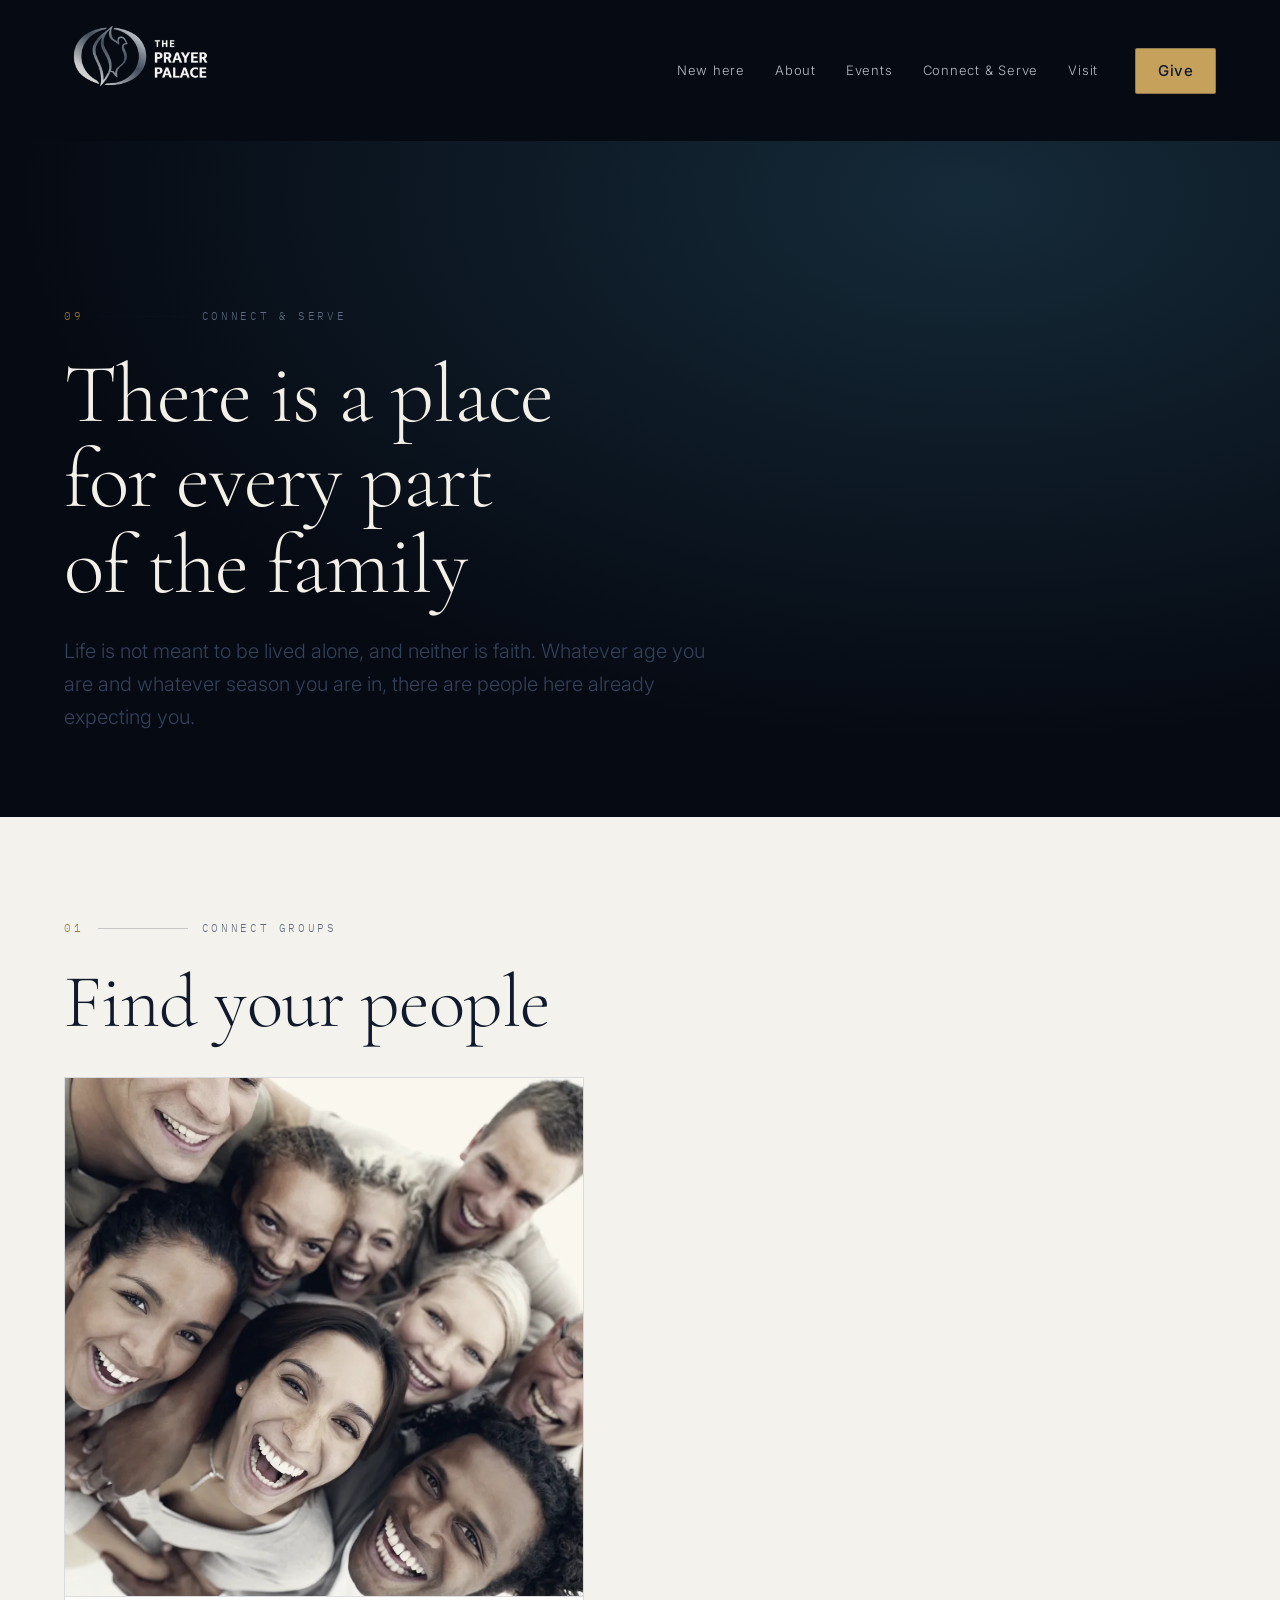
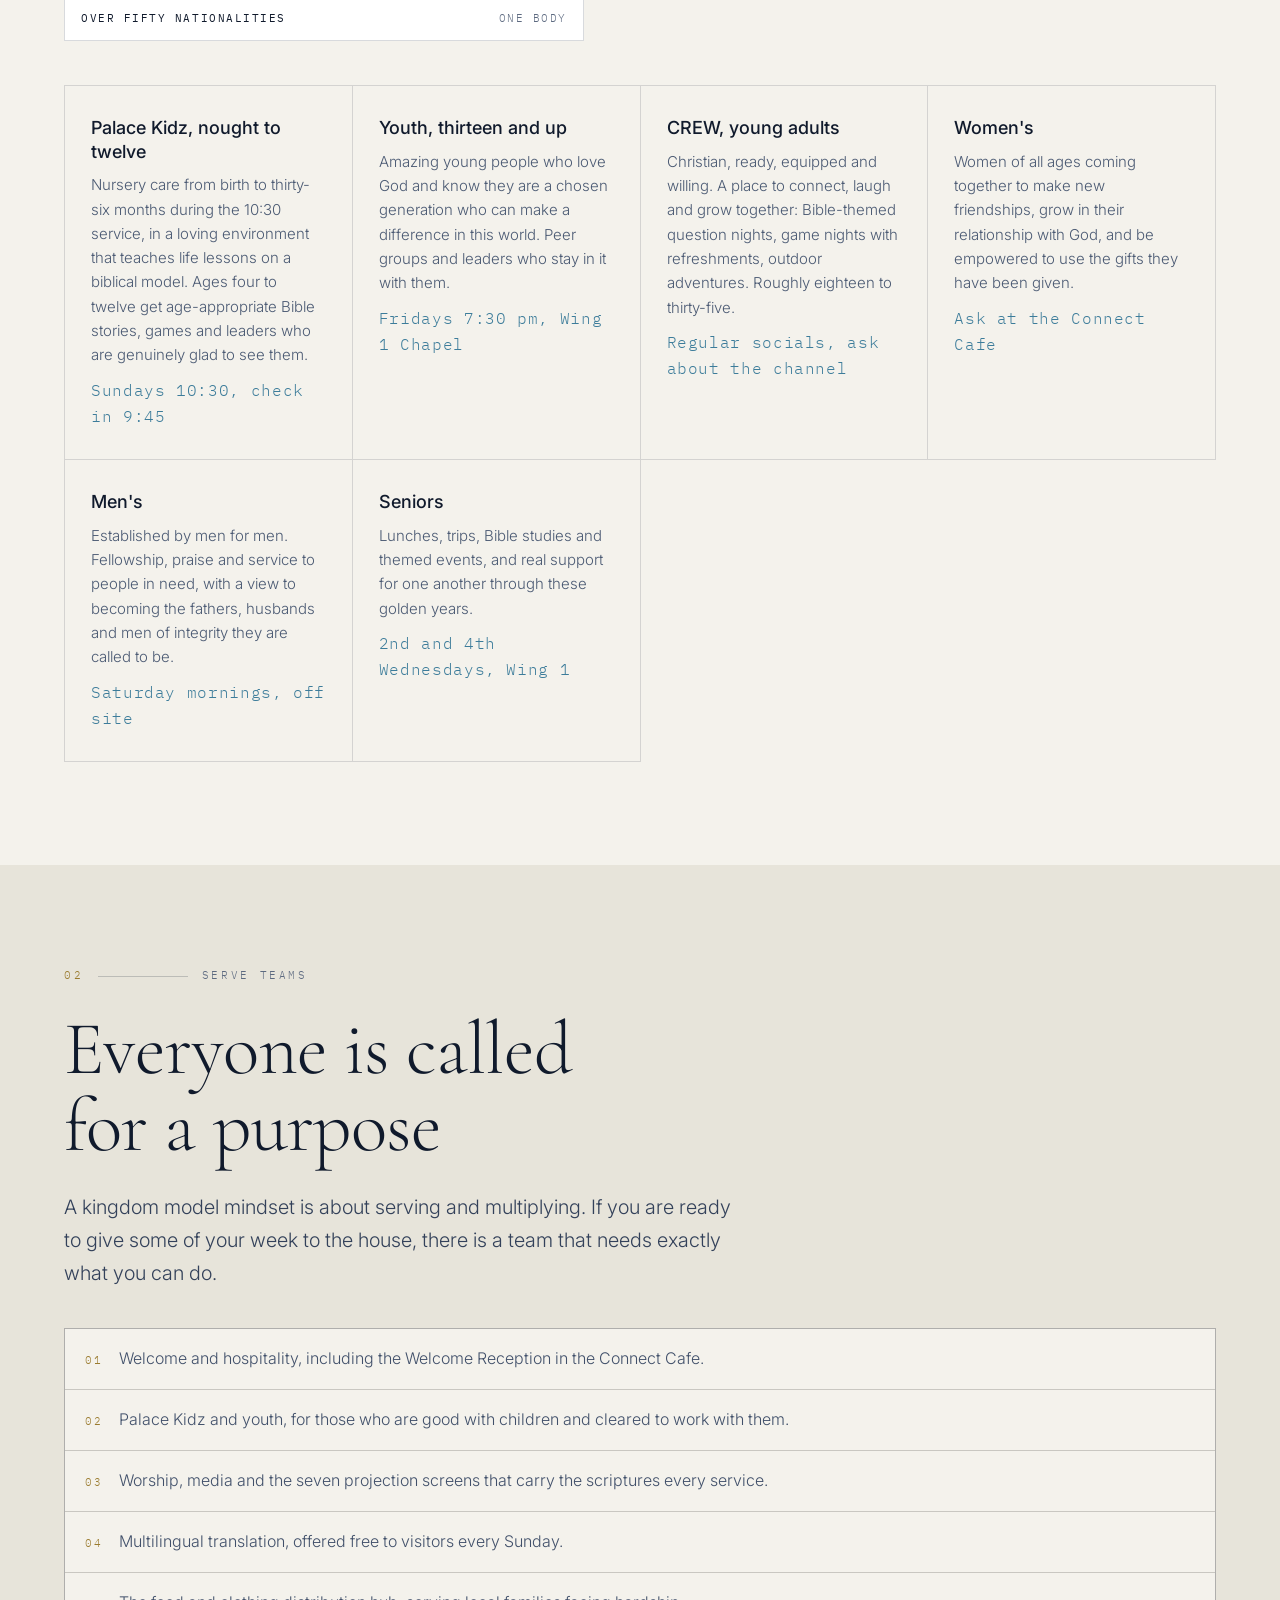
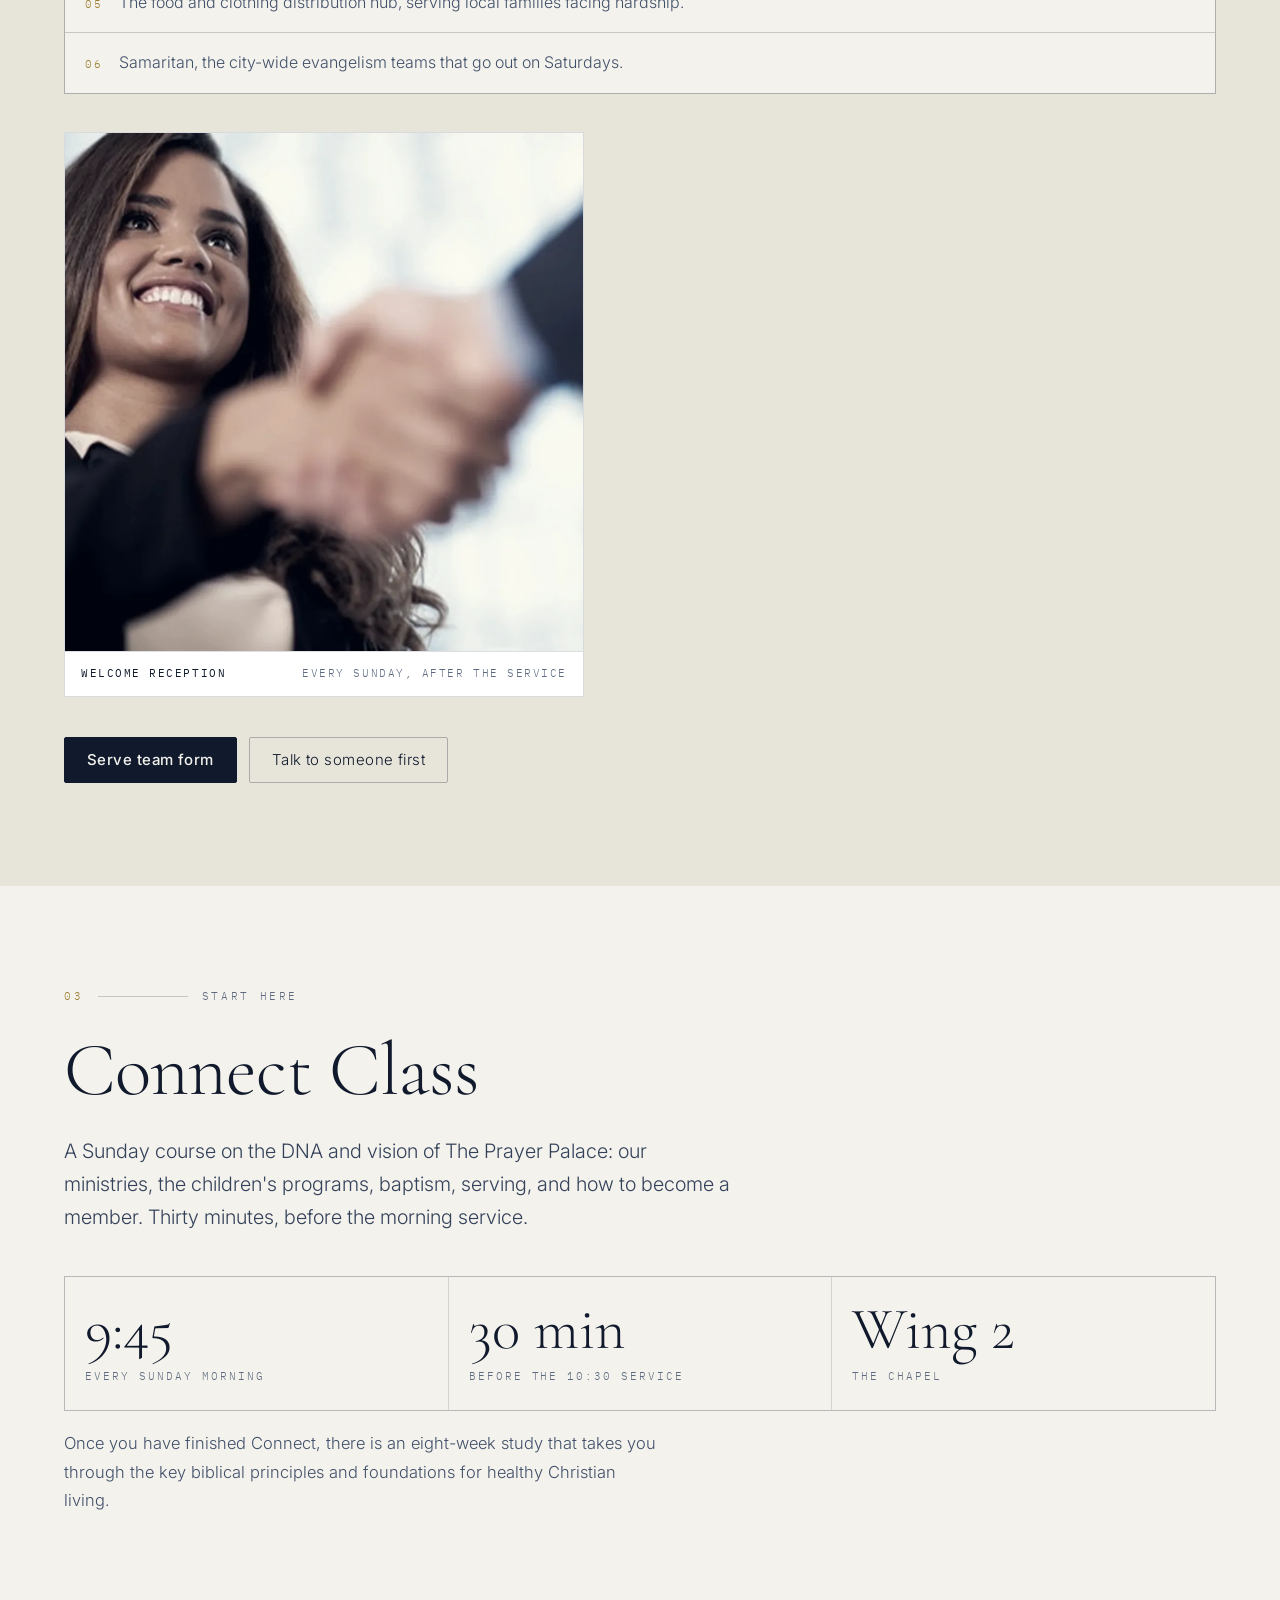
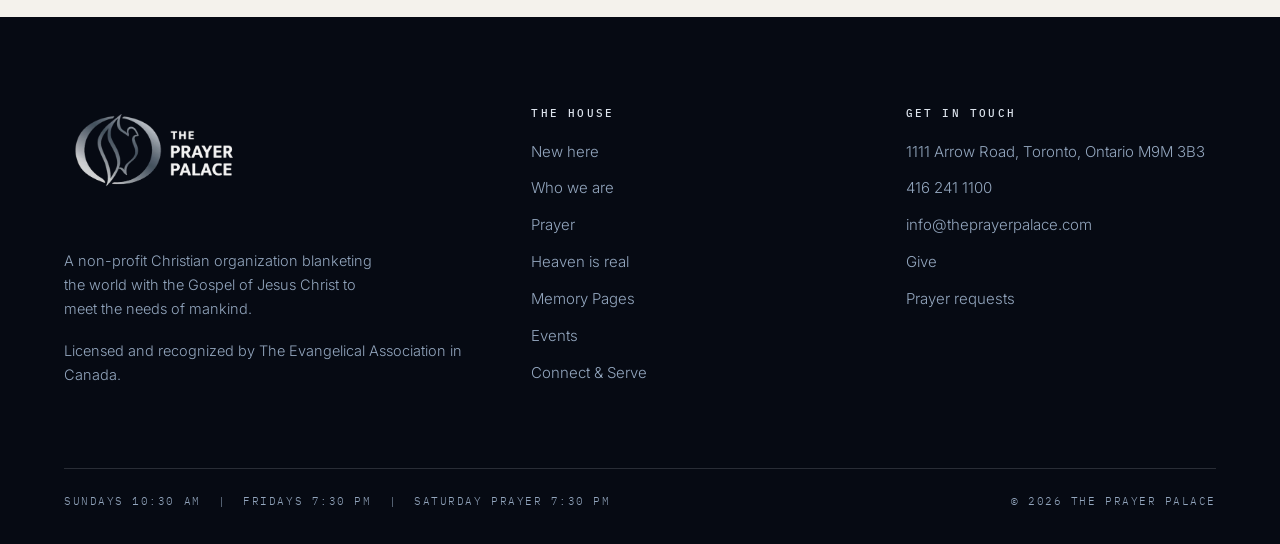
<file: connect.html>
<!doctype html>
<html lang="en">
<head>
<meta charset="utf-8">
<meta name="viewport" content="width=device-width, initial-scale=1, viewport-fit=cover">
<title>The Prayer Palace | Connect &amp; Serve</title>
<meta name="description" content="Palace Kidz, youth, young adults, women's, men's and seniors, plus every serve team in the house.">
<meta name="theme-color" content="#060A13">
<link rel="icon" href="assets/mark.webp" type="image/webp">
<meta property="og:title" content="The Prayer Palace | Connect &amp; Serve">
<meta property="og:description" content="Palace Kidz, youth, young adults, women's, men's and seniors, plus every serve team in the house.">
<meta property="og:image" content="assets/sanctuary-wall.webp">
<link rel="preconnect" href="https://fonts.googleapis.com">
<link rel="preconnect" href="https://fonts.gstatic.com" crossorigin>
<link rel="stylesheet" href="https://fonts.googleapis.com/css2?family=Cormorant+Garamond:ital,wght@0,300;0,400;0,500;0,600;1,300&family=Inter:wght@300;400;500;600&family=IBM+Plex+Mono:wght@400;500&display=swap">
<link rel="stylesheet" href="site.css">
</head>
<body class="flat">
<nav id="nav" aria-label="Primary">
  <a class="brand" href="/" aria-label="The Prayer Palace, home"><img src="assets/logo.webp" alt="The Prayer Palace"></a>
  <div class="spacer"></div>
  <div class="links">
      <a href="index.html#threshold">New here</a>
      <a href="index.html#sanctuary">About</a>
      <a href="events.html">Events</a>
      <a href="connect.html" aria-current="page">Connect &amp; Serve</a>
      <a href="contact.html">Visit</a>
  </div>
  <div class="nav-cta"><a class="btn btn-gold" href="/give">Give</a></div>
  <button id="burger" aria-label="Open menu" aria-expanded="false" aria-controls="drawer">
    <svg viewBox="0 0 24 24" fill="none" stroke="currentColor" stroke-width="1.5" aria-hidden="true"><path d="M3 6h18M3 12h18M3 18h18"/></svg>
  </button>
</nav>

<div id="drawer" aria-label="Menu" role="dialog" aria-modal="true">
  <button class="close" aria-label="Close menu">
    <svg viewBox="0 0 24 24" fill="none" stroke="currentColor" stroke-width="1.5" aria-hidden="true"><path d="M6 6l12 12M18 6L6 18"/></svg>
  </button>
  <a href="/#threshold">New here</a>
  <a href="/#sanctuary">Who we are</a>
  <a href="/#word">Prayer</a>
  <a href="/events">Events</a>
  <a href="/connect">Connect &amp; Serve</a>
  <a href="/contact">Visit us</a>
  <div class="drawer-cta">
    <a class="btn btn-gold" href="/give">Give</a>
    <a class="btn" href="/contact">Plan a visit</a>
  </div>
</div>
<header class="page-top">
  <div class="wrap"><div class="col wide">
    <div class="mark-line"><span class="num">09</span><span class="rule"></span><span class="lbl">Connect &amp; Serve</span></div>
    <h1>There is a place<br>for every part<br>of the family</h1>
    <p class="lede">Life is not meant to be lived alone, and neither is faith. Whatever age you are and whatever season you are in, there are people here already expecting you.</p>
    
  </div></div>
</header>

<main>
<section>
  <div class="wrap">
    <div class="mark-line"><span class="num">01</span><span class="rule"></span><span class="lbl">Connect groups</span></div>
    <h2>Find your people</h2>
    <figure class="plate" style="max-width:520px;margin:36px 0 0">
      <img src="assets/congregation.webp" alt="Members of the congregation together after a service" loading="lazy" width="900" height="900">
      <figcaption><b>Over fifty nationalities</b><span>One body</span></figcaption>
    </figure>
    <div class="ways">
      <div class="way">
        <h3>Palace Kidz, nought to twelve</h3>
        <p>Nursery care from birth to thirty-six months during the 10:30 service, in a loving environment that teaches life lessons on a biblical model. Ages four to twelve get age-appropriate Bible stories, games and leaders who are genuinely glad to see them.</p>
        <span class="big">Sundays 10:30, check in 9:45</span>
      </div>
      <div class="way">
        <h3>Youth, thirteen and up</h3>
        <p>Amazing young people who love God and know they are a chosen generation who can make a difference in this world. Peer groups and leaders who stay in it with them.</p>
        <span class="big">Fridays 7:30 pm, Wing 1 Chapel</span>
      </div>
      <div class="way">
        <h3>CREW, young adults</h3>
        <p>Christian, ready, equipped and willing. A place to connect, laugh and grow together: Bible-themed question nights, game nights with refreshments, outdoor adventures. Roughly eighteen to thirty-five.</p>
        <span class="big">Regular socials, ask about the channel</span>
      </div>
      <div class="way">
        <h3>Women's</h3>
        <p>Women of all ages coming together to make new friendships, grow in their relationship with God, and be empowered to use the gifts they have been given.</p>
        <span class="big">Ask at the Connect Cafe</span>
      </div>
      <div class="way">
        <h3>Men's</h3>
        <p>Established by men for men. Fellowship, praise and service to people in need, with a view to becoming the fathers, husbands and men of integrity they are called to be.</p>
        <span class="big">Saturday mornings, off site</span>
      </div>
      <div class="way">
        <h3>Seniors</h3>
        <p>Lunches, trips, Bible studies and themed events, and real support for one another through these golden years.</p>
        <span class="big">2nd and 4th Wednesdays, Wing 1</span>
      </div>
    </div>
  </div>
</section>

<section>
  <div class="wrap">
    <div class="mark-line"><span class="num">02</span><span class="rule"></span><span class="lbl">Serve teams</span></div>
    <h2>Everyone is called<br>for a purpose</h2>
    <p class="lede">A kingdom model mindset is about serving and multiplying. If you are ready to give some of your week to the house, there is a team that needs exactly what you can do.</p>
    <ul class="values" style="margin-top:38px">
      <li><span>01</span><p>Welcome and hospitality, including the Welcome Reception in the Connect Cafe.</p></li>
      <li><span>02</span><p>Palace Kidz and youth, for those who are good with children and cleared to work with them.</p></li>
      <li><span>03</span><p>Worship, media and the seven projection screens that carry the scriptures every service.</p></li>
      <li><span>04</span><p>Multilingual translation, offered free to visitors every Sunday.</p></li>
      <li><span>05</span><p>The food and clothing distribution hub, serving local families facing hardship.</p></li>
      <li><span>06</span><p>Samaritan, the city-wide evangelism teams that go out on Saturdays.</p></li>
    </ul>
    <figure class="plate" style="max-width:520px;margin:38px 0 0">
      <img src="assets/welcome.webp" alt="A visitor being welcomed at the door" loading="lazy" width="900" height="900">
      <figcaption><b>Welcome Reception</b><span>Every Sunday, after the service</span></figcaption>
    </figure>
    <div class="cta-row" style="margin-top:40px">
      <a class="btn btn-solid" href="https://theprayerpalace.com/contact-us" target="_blank" rel="noopener">Serve team form</a>
      <a class="btn" href="/contact">Talk to someone first</a>
    </div>
  </div>
</section>

<section>
  <div class="wrap">
    <div class="mark-line"><span class="num">03</span><span class="rule"></span><span class="lbl">Start here</span></div>
    <h2>Connect Class</h2>
    <p class="lede">A Sunday course on the DNA and vision of The Prayer Palace: our ministries, the children's programs, baptism, serving, and how to become a member. Thirty minutes, before the morning service.</p>
    <div class="stats">
      <div><b>9:45</b><span>Every Sunday morning</span></div>
      <div><b>30 min</b><span>Before the 10:30 service</span></div>
      <div><b>Wing 2</b><span>The chapel</span></div>
    </div>
    <p class="body">Once you have finished Connect, there is an eight-week study that takes you through the key biblical principles and foundations for healthy Christian living.</p>
  </div>
</section>
</main>
<footer>
  <div class="fwrap">
    <div>
      <img class="flogo" src="assets/logo.webp" alt="The Prayer Palace">
      <p class="small" style="max-width:36ch">A non-profit Christian organization blanketing the world with the Gospel of Jesus Christ to meet the needs of mankind.</p>
      <p class="small" style="margin-top:18px">Licensed and recognized by The Evangelical Association in Canada.</p>
    </div>
    <div>
      <h4>The house</h4>
      <ul>
        <li><a href="/#threshold">New here</a></li>
        <li><a href="/#sanctuary">Who we are</a></li>
        <li><a href="/#word">Prayer</a></li>
        <li><a href="/#ascent">Heaven is real</a></li>
        <li><a href="/#remember">Memory Pages</a></li>
        <li><a href="/events">Events</a></li>
        <li><a href="/connect">Connect &amp; Serve</a></li>
      </ul>
    </div>
    <div>
      <h4>Get in touch</h4>
      <ul>
        <li><a href="/contact">1111 Arrow Road, Toronto, Ontario M9M 3B3</a></li>
        <li><a href="tel:+14162411100">416 241 1100</a></li>
        <li><a href="mailto:info@theprayerpalace.com">info@theprayerpalace.com</a></li>
        <li><a href="/give">Give</a></li>
        <li><a href="/contact#prayer">Prayer requests</a></li>
      </ul>
    </div>
  </div>
  <div class="base">
    <span>Sundays 10:30 am &nbsp;|&nbsp; Fridays 7:30 pm &nbsp;|&nbsp; Saturday prayer 7:30 pm</span>
    <span>&copy; 2026 The Prayer Palace</span>
  </div>
</footer>

<script>
/* The menu is the only behaviour these pages need. */
(function () {
  var burger = document.getElementById('burger');
  var drawer = document.getElementById('drawer');
  var closeBtn = drawer.querySelector('.close');
  function set(open) {
    drawer.classList.toggle('open', open);
    burger.setAttribute('aria-expanded', open ? 'true' : 'false');
    document.body.style.overflow = open ? 'hidden' : '';
    (open ? closeBtn : burger).focus();
  }
  burger.addEventListener('click', function () { set(!drawer.classList.contains('open')); });
  closeBtn.addEventListener('click', function () { set(false); });
  drawer.querySelectorAll('a').forEach(function (a) { a.addEventListener('click', function () { set(false); }); });
  document.addEventListener('keydown', function (e) { if (e.key === 'Escape' && drawer.classList.contains('open')) set(false); });
})();
</script>
</body>
</html>
</file>
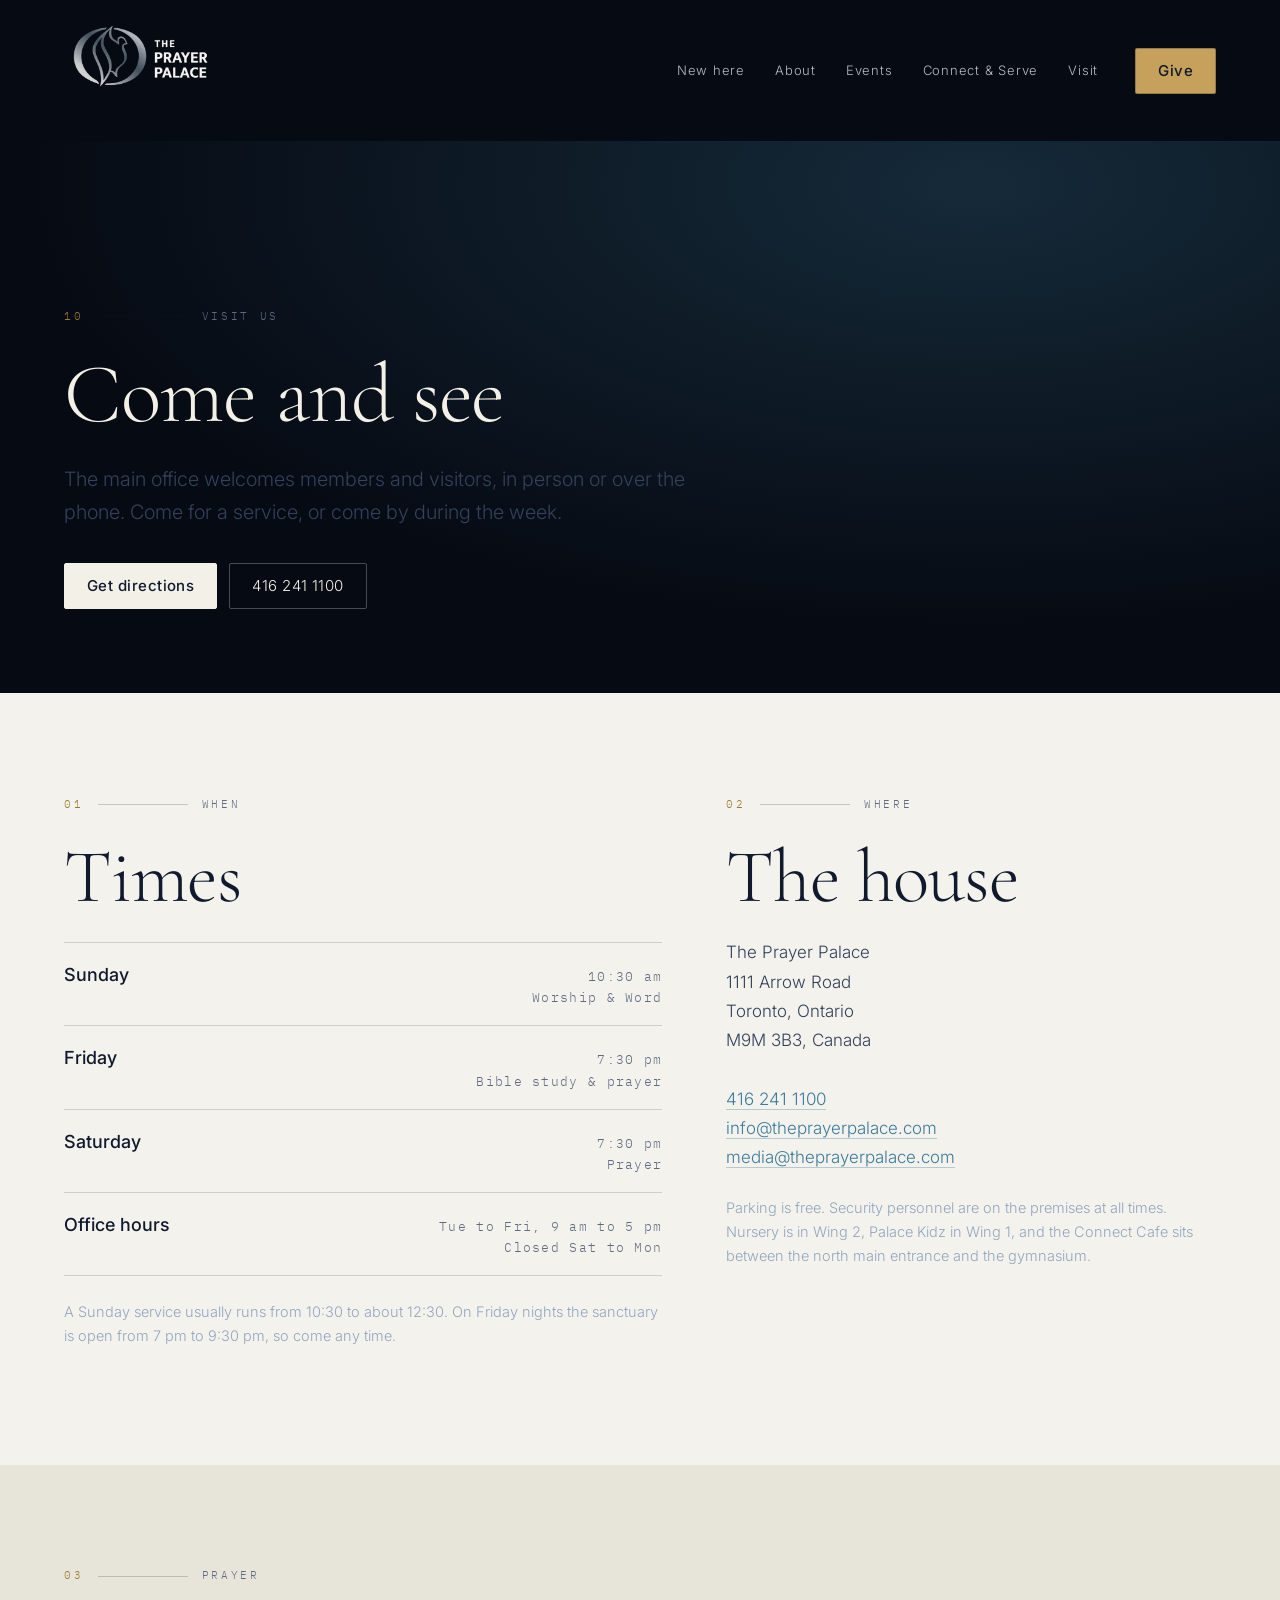
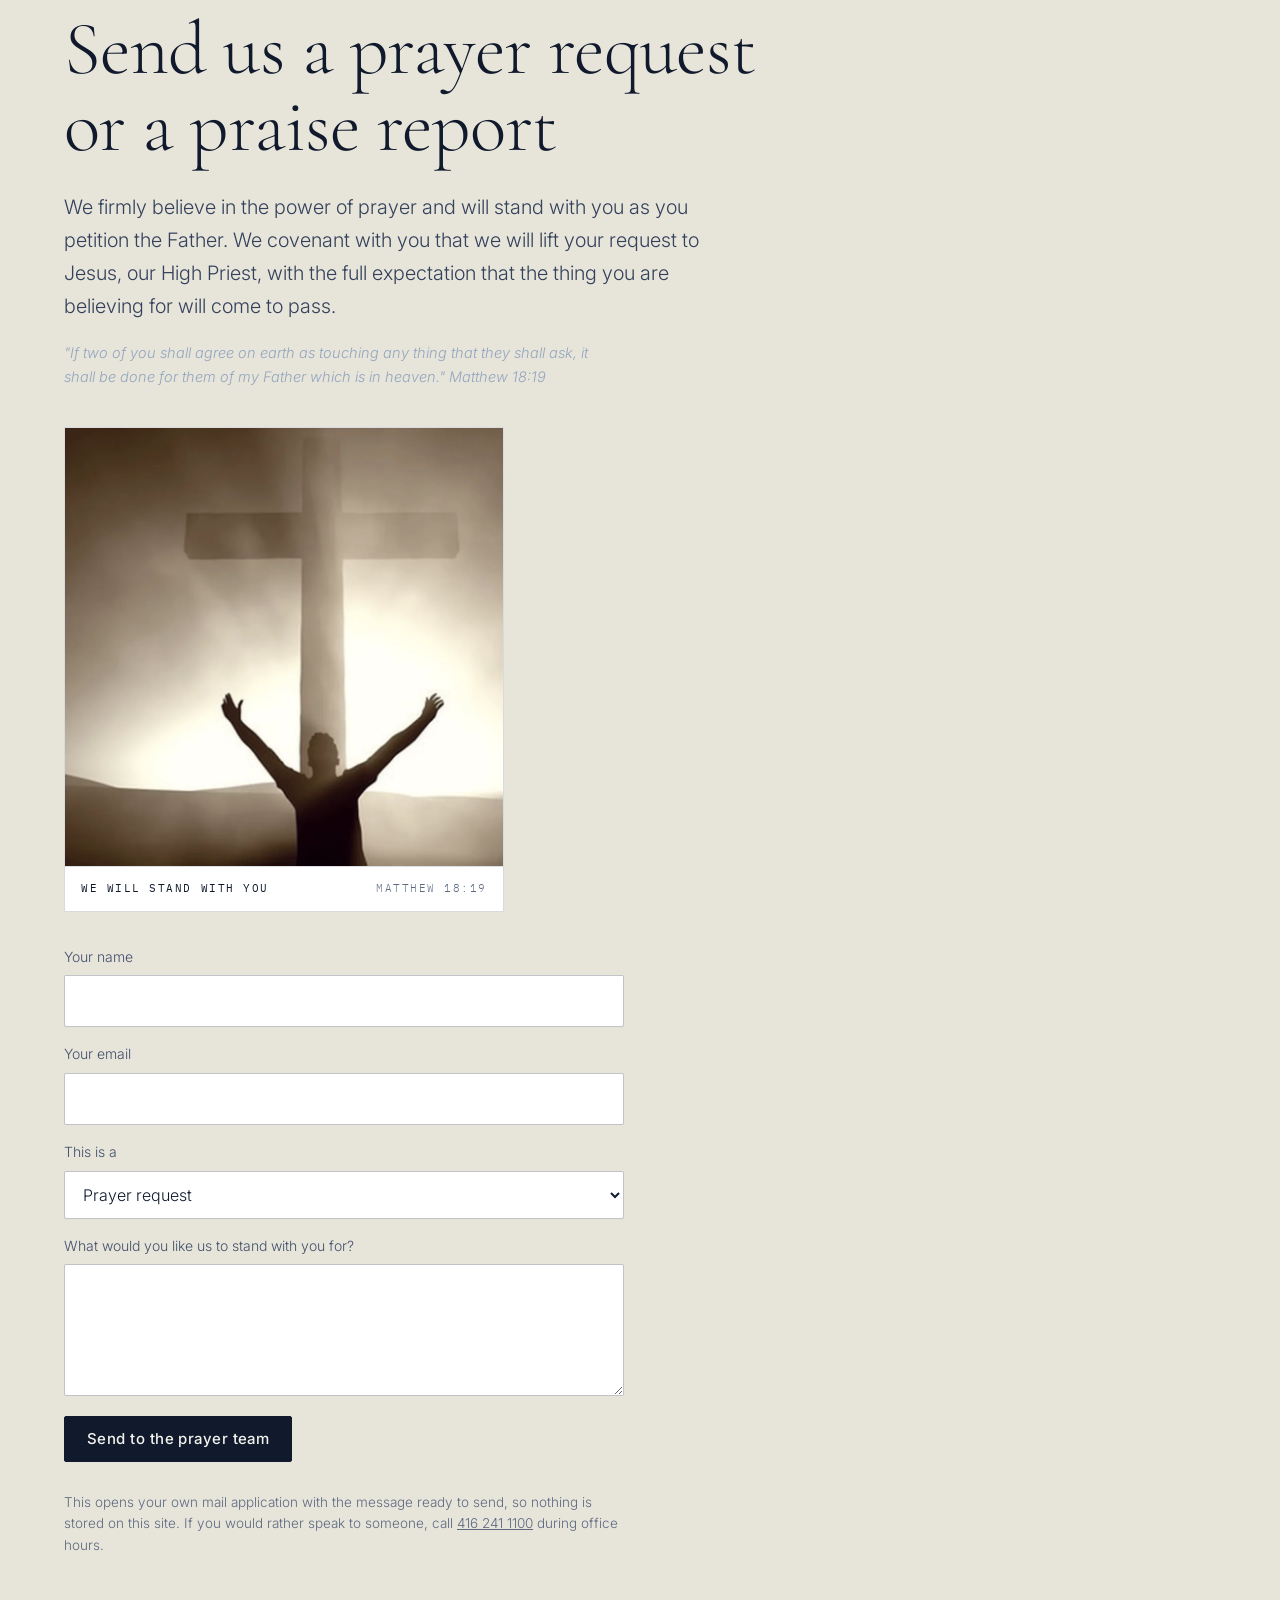
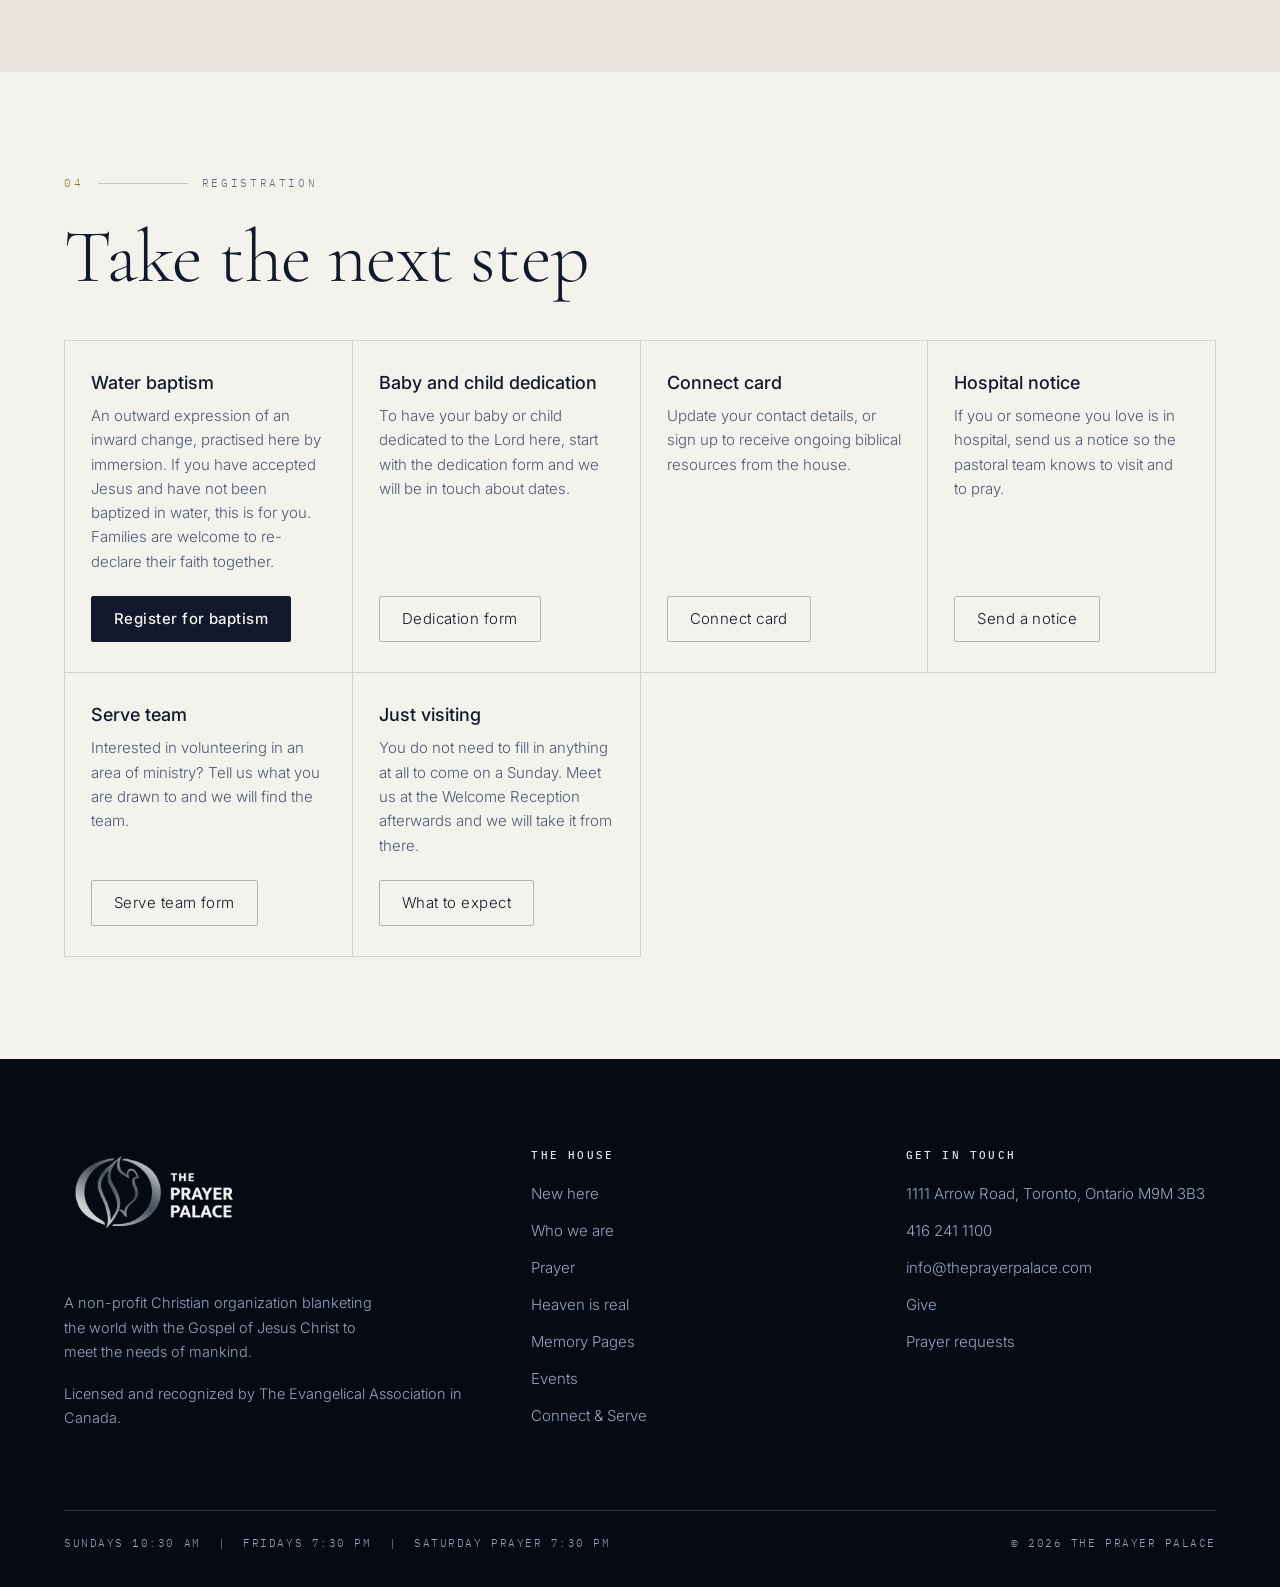
<file: contact.html>
<!doctype html>
<html lang="en">
<head>
<meta charset="utf-8">
<meta name="viewport" content="width=device-width, initial-scale=1, viewport-fit=cover">
<title>The Prayer Palace | Visit us</title>
<meta name="description" content="1111 Arrow Road, Toronto. Service times, office hours, prayer requests and registration for baptism and dedication.">
<meta name="theme-color" content="#060A13">
<link rel="icon" href="assets/mark.webp" type="image/webp">
<meta property="og:title" content="The Prayer Palace | Visit us">
<meta property="og:description" content="1111 Arrow Road, Toronto. Service times, office hours, prayer requests and registration for baptism and dedication.">
<meta property="og:image" content="assets/sanctuary-wall.webp">
<link rel="preconnect" href="https://fonts.googleapis.com">
<link rel="preconnect" href="https://fonts.gstatic.com" crossorigin>
<link rel="stylesheet" href="https://fonts.googleapis.com/css2?family=Cormorant+Garamond:ital,wght@0,300;0,400;0,500;0,600;1,300&family=Inter:wght@300;400;500;600&family=IBM+Plex+Mono:wght@400;500&display=swap">
<link rel="stylesheet" href="site.css">
</head>
<body class="flat">
<nav id="nav" aria-label="Primary">
  <a class="brand" href="/" aria-label="The Prayer Palace, home"><img src="assets/logo.webp" alt="The Prayer Palace"></a>
  <div class="spacer"></div>
  <div class="links">
      <a href="index.html#threshold">New here</a>
      <a href="index.html#sanctuary">About</a>
      <a href="events.html">Events</a>
      <a href="connect.html">Connect &amp; Serve</a>
      <a href="contact.html" aria-current="page">Visit</a>
  </div>
  <div class="nav-cta"><a class="btn btn-gold" href="/give">Give</a></div>
  <button id="burger" aria-label="Open menu" aria-expanded="false" aria-controls="drawer">
    <svg viewBox="0 0 24 24" fill="none" stroke="currentColor" stroke-width="1.5" aria-hidden="true"><path d="M3 6h18M3 12h18M3 18h18"/></svg>
  </button>
</nav>

<div id="drawer" aria-label="Menu" role="dialog" aria-modal="true">
  <button class="close" aria-label="Close menu">
    <svg viewBox="0 0 24 24" fill="none" stroke="currentColor" stroke-width="1.5" aria-hidden="true"><path d="M6 6l12 12M18 6L6 18"/></svg>
  </button>
  <a href="/#threshold">New here</a>
  <a href="/#sanctuary">Who we are</a>
  <a href="/#word">Prayer</a>
  <a href="/events">Events</a>
  <a href="/connect">Connect &amp; Serve</a>
  <a href="/contact">Visit us</a>
  <div class="drawer-cta">
    <a class="btn btn-gold" href="/give">Give</a>
    <a class="btn" href="/contact">Plan a visit</a>
  </div>
</div>
<header class="page-top">
  <div class="wrap"><div class="col wide">
    <div class="mark-line"><span class="num">10</span><span class="rule"></span><span class="lbl">Visit us</span></div>
    <h1>Come and see</h1>
    <p class="lede">The main office welcomes members and visitors, in person or over the phone. Come for a service, or come by during the week.</p>
    <div class="cta-row"><a class="btn btn-solid" href="https://maps.google.com/?q=1111+Arrow+Road,+Toronto,+ON+M9M+3B3" target="_blank" rel="noopener">Get directions</a><a class="btn" href="tel:+14162411100">416 241 1100</a></div>
  </div></div>
</header>

<main>
<section>
  <div class="wrap">
    <div class="visit">
      <div>
        <div class="mark-line"><span class="num">01</span><span class="rule"></span><span class="lbl">When</span></div>
        <h2>Times</h2>
        <ul class="times">
          <li><b>Sunday</b><span>10:30 am<br>Worship &amp; Word</span></li>
          <li><b>Friday</b><span>7:30 pm<br>Bible study &amp; prayer</span></li>
          <li><b>Saturday</b><span>7:30 pm<br>Prayer</span></li>
          <li><b>Office hours</b><span>Tue to Fri, 9 am to 5 pm<br>Closed Sat to Mon</span></li>
        </ul>
        <p class="small" style="margin-top:24px">A Sunday service usually runs from 10:30 to about 12:30. On Friday nights the sanctuary is open from 7 pm to 9:30 pm, so come any time.</p>
      </div>
      <div>
        <div class="mark-line"><span class="num">02</span><span class="rule"></span><span class="lbl">Where</span></div>
        <h2>The house</h2>
        <address>
          The Prayer Palace<br>
          1111 Arrow Road<br>
          Toronto, Ontario<br>
          M9M 3B3, Canada<br><br>
          <a href="tel:+14162411100">416 241 1100</a><br>
          <a href="mailto:info@theprayerpalace.com">info@theprayerpalace.com</a><br>
          <a href="mailto:media@theprayerpalace.com">media@theprayerpalace.com</a>
        </address>
        <p class="small" style="margin-top:24px">Parking is free. Security personnel are on the premises at all times. Nursery is in Wing 2, Palace Kidz in Wing 1, and the Connect Cafe sits between the north main entrance and the gymnasium.</p>
      </div>
    </div>
  </div>
</section>

<section id="prayer">
  <div class="wrap">
    <div class="mark-line"><span class="num">03</span><span class="rule"></span><span class="lbl">Prayer</span></div>
    <h2>Send us a prayer request<br>or a praise report</h2>
    <p class="lede">We firmly believe in the power of prayer and will stand with you as you petition the Father. We covenant with you that we will lift your request to Jesus, our High Priest, with the full expectation that the thing you are believing for will come to pass.</p>
    <p class="small" style="max-width:60ch;margin-top:18px;font-style:italic">"If two of you shall agree on earth as touching any thing that they shall ask, it shall be done for them of my Father which is in heaven." Matthew 18:19</p>
    <figure class="plate" style="max-width:440px;margin:38px 0 0">
      <img src="assets/cross.webp" alt="Hands raised before a cross at first light" loading="lazy" width="900" height="900">
      <figcaption><b>We will stand with you</b><span>Matthew 18:19</span></figcaption>
    </figure>
    <form class="form" id="prayerForm">
      <label>Your name<input name="name" type="text" autocomplete="name" required></label>
      <label>Your email<input name="email" type="email" autocomplete="email" required></label>
      <label>This is a
        <select name="kind">
          <option>Prayer request</option>
          <option>Praise report</option>
        </select>
      </label>
      <label>What would you like us to stand with you for?<textarea name="body" required></textarea></label>
      <div class="cta-row" style="margin-top:4px"><button class="btn btn-solid" type="submit">Send to the prayer team</button></div>
      <p class="note">This opens your own mail application with the message ready to send, so nothing is stored on this site. If you would rather speak to someone, call <a href="tel:+14162411100">416 241 1100</a> during office hours.</p>
    </form>
  </div>
</section>

<section id="forms">
  <div class="wrap">
    <div class="mark-line"><span class="num">04</span><span class="rule"></span><span class="lbl">Registration</span></div>
    <h2>Take the next step</h2>
    <div class="ways">
      <div class="way" id="baptism">
        <h3>Water baptism</h3>
        <p>An outward expression of an inward change, practised here by immersion. If you have accepted Jesus and have not been baptized in water, this is for you. Families are welcome to re-declare their faith together.</p>
        <span class="go"><a class="btn btn-solid" href="https://theprayerpalace.com/contact-us" target="_blank" rel="noopener">Register for baptism</a></span>
      </div>
      <div class="way">
        <h3>Baby and child dedication</h3>
        <p>To have your baby or child dedicated to the Lord here, start with the dedication form and we will be in touch about dates.</p>
        <span class="go"><a class="btn" href="https://theprayerpalace.com/contact-us" target="_blank" rel="noopener">Dedication form</a></span>
      </div>
      <div class="way">
        <h3>Connect card</h3>
        <p>Update your contact details, or sign up to receive ongoing biblical resources from the house.</p>
        <span class="go"><a class="btn" href="https://theprayerpalace.com/contact-us" target="_blank" rel="noopener">Connect card</a></span>
      </div>
      <div class="way">
        <h3>Hospital notice</h3>
        <p>If you or someone you love is in hospital, send us a notice so the pastoral team knows to visit and to pray.</p>
        <span class="go"><a class="btn" href="https://theprayerpalace.com/contact-us" target="_blank" rel="noopener">Send a notice</a></span>
      </div>
      <div class="way">
        <h3>Serve team</h3>
        <p>Interested in volunteering in an area of ministry? Tell us what you are drawn to and we will find the team.</p>
        <span class="go"><a class="btn" href="https://theprayerpalace.com/contact-us" target="_blank" rel="noopener">Serve team form</a></span>
      </div>
      <div class="way">
        <h3>Just visiting</h3>
        <p>You do not need to fill in anything at all to come on a Sunday. Meet us at the Welcome Reception afterwards and we will take it from there.</p>
        <span class="go"><a class="btn" href="/#threshold">What to expect</a></span>
      </div>
    </div>
  </div>
</section>
</main>
<footer>
  <div class="fwrap">
    <div>
      <img class="flogo" src="assets/logo.webp" alt="The Prayer Palace">
      <p class="small" style="max-width:36ch">A non-profit Christian organization blanketing the world with the Gospel of Jesus Christ to meet the needs of mankind.</p>
      <p class="small" style="margin-top:18px">Licensed and recognized by The Evangelical Association in Canada.</p>
    </div>
    <div>
      <h4>The house</h4>
      <ul>
        <li><a href="/#threshold">New here</a></li>
        <li><a href="/#sanctuary">Who we are</a></li>
        <li><a href="/#word">Prayer</a></li>
        <li><a href="/#ascent">Heaven is real</a></li>
        <li><a href="/#remember">Memory Pages</a></li>
        <li><a href="/events">Events</a></li>
        <li><a href="/connect">Connect &amp; Serve</a></li>
      </ul>
    </div>
    <div>
      <h4>Get in touch</h4>
      <ul>
        <li><a href="/contact">1111 Arrow Road, Toronto, Ontario M9M 3B3</a></li>
        <li><a href="tel:+14162411100">416 241 1100</a></li>
        <li><a href="mailto:info@theprayerpalace.com">info@theprayerpalace.com</a></li>
        <li><a href="/give">Give</a></li>
        <li><a href="/contact#prayer">Prayer requests</a></li>
      </ul>
    </div>
  </div>
  <div class="base">
    <span>Sundays 10:30 am &nbsp;|&nbsp; Fridays 7:30 pm &nbsp;|&nbsp; Saturday prayer 7:30 pm</span>
    <span>&copy; 2026 The Prayer Palace</span>
  </div>
</footer>

<script>
/* The menu is the only behaviour these pages need. */
(function () {
  var burger = document.getElementById('burger');
  var drawer = document.getElementById('drawer');
  var closeBtn = drawer.querySelector('.close');
  function set(open) {
    drawer.classList.toggle('open', open);
    burger.setAttribute('aria-expanded', open ? 'true' : 'false');
    document.body.style.overflow = open ? 'hidden' : '';
    (open ? closeBtn : burger).focus();
  }
  burger.addEventListener('click', function () { set(!drawer.classList.contains('open')); });
  closeBtn.addEventListener('click', function () { set(false); });
  drawer.querySelectorAll('a').forEach(function (a) { a.addEventListener('click', function () { set(false); }); });
  document.addEventListener('keydown', function (e) { if (e.key === 'Escape' && drawer.classList.contains('open')) set(false); });
})();
</script>

<script>
/* The form composes a message in the sender's own mail client. Nothing is
   posted anywhere, which is the honest behaviour for a site with no backend. */
(function () {
  var f = document.getElementById('prayerForm');
  if (!f) return;
  f.addEventListener('submit', function (e) {
    e.preventDefault();
    var d = new FormData(f);
    var subject = d.get('kind') + ' from ' + d.get('name');
    var body = d.get('body') + '\n\n' + d.get('name') + '\n' + d.get('email');
    window.location.href = 'mailto:info@theprayerpalace.com?subject=' +
      encodeURIComponent(subject) + '&body=' + encodeURIComponent(body);
  });
})();
</script>
</body>
</html>
</file>
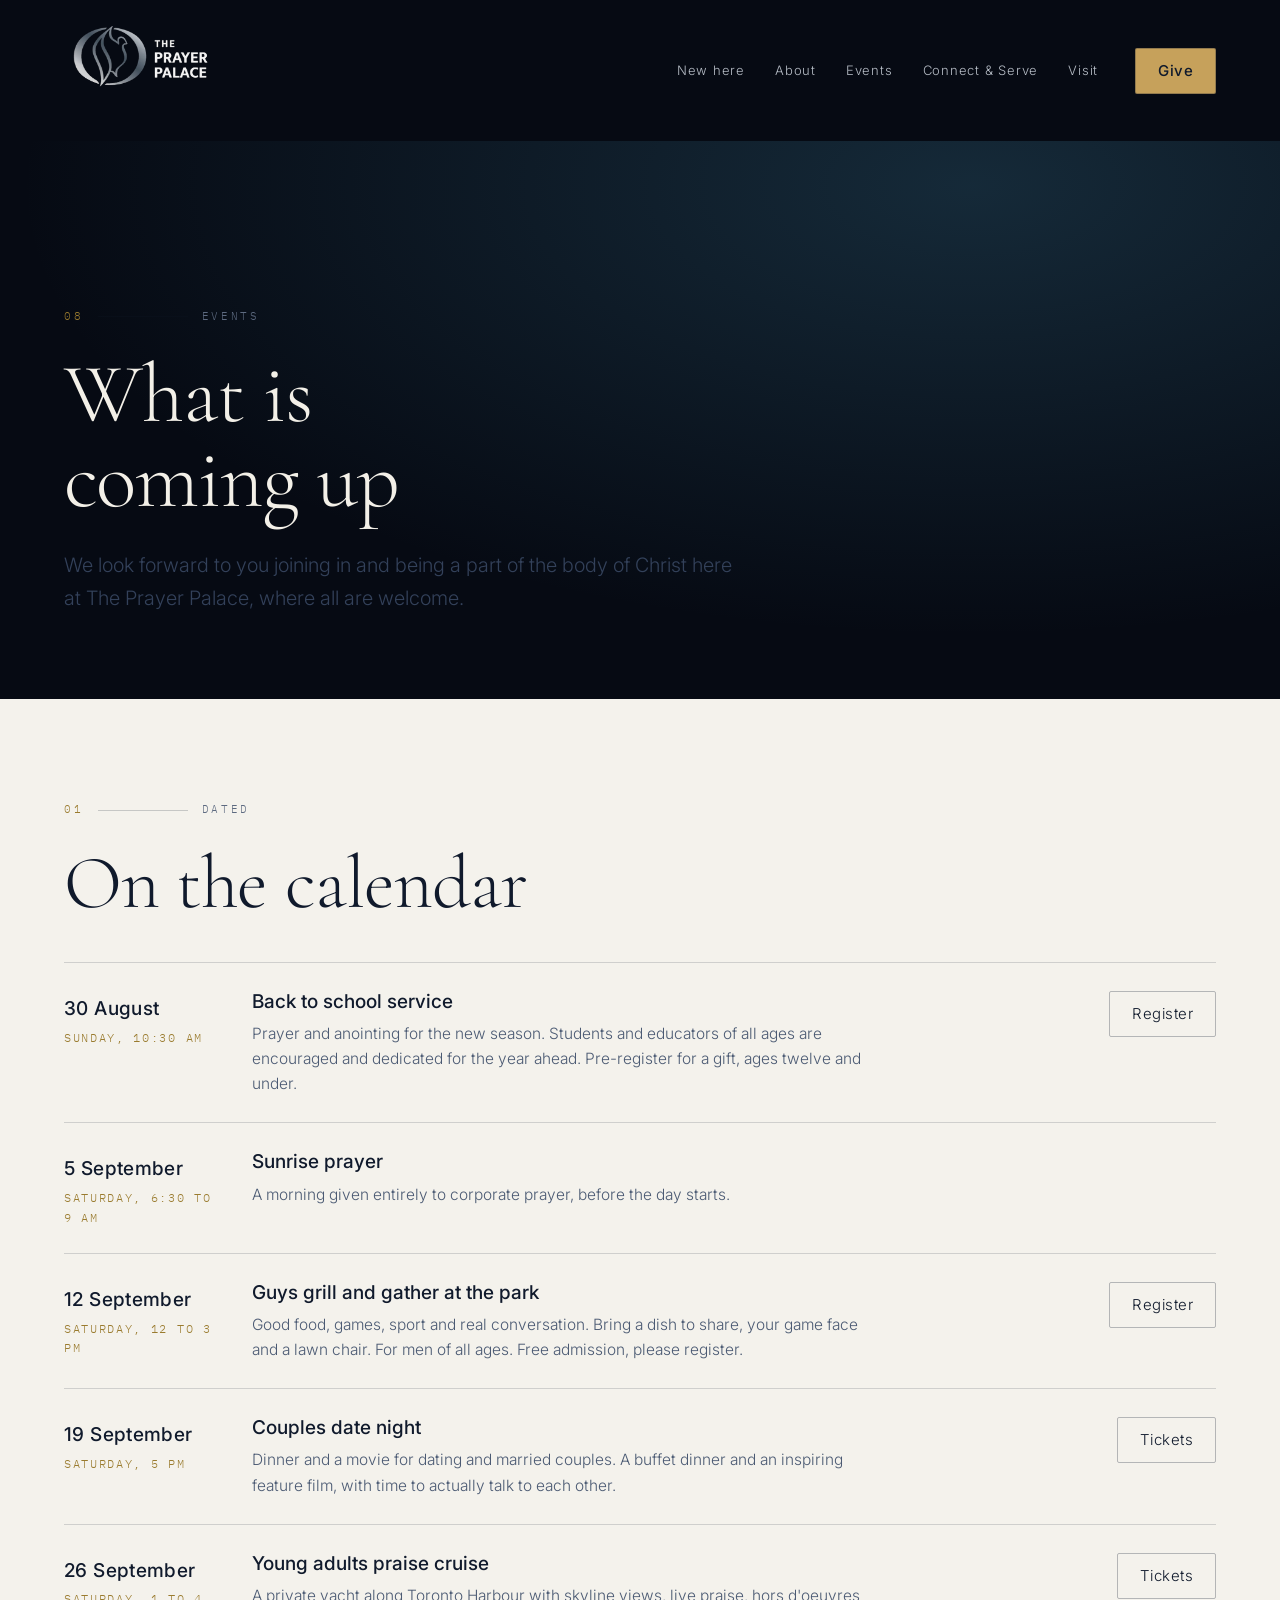
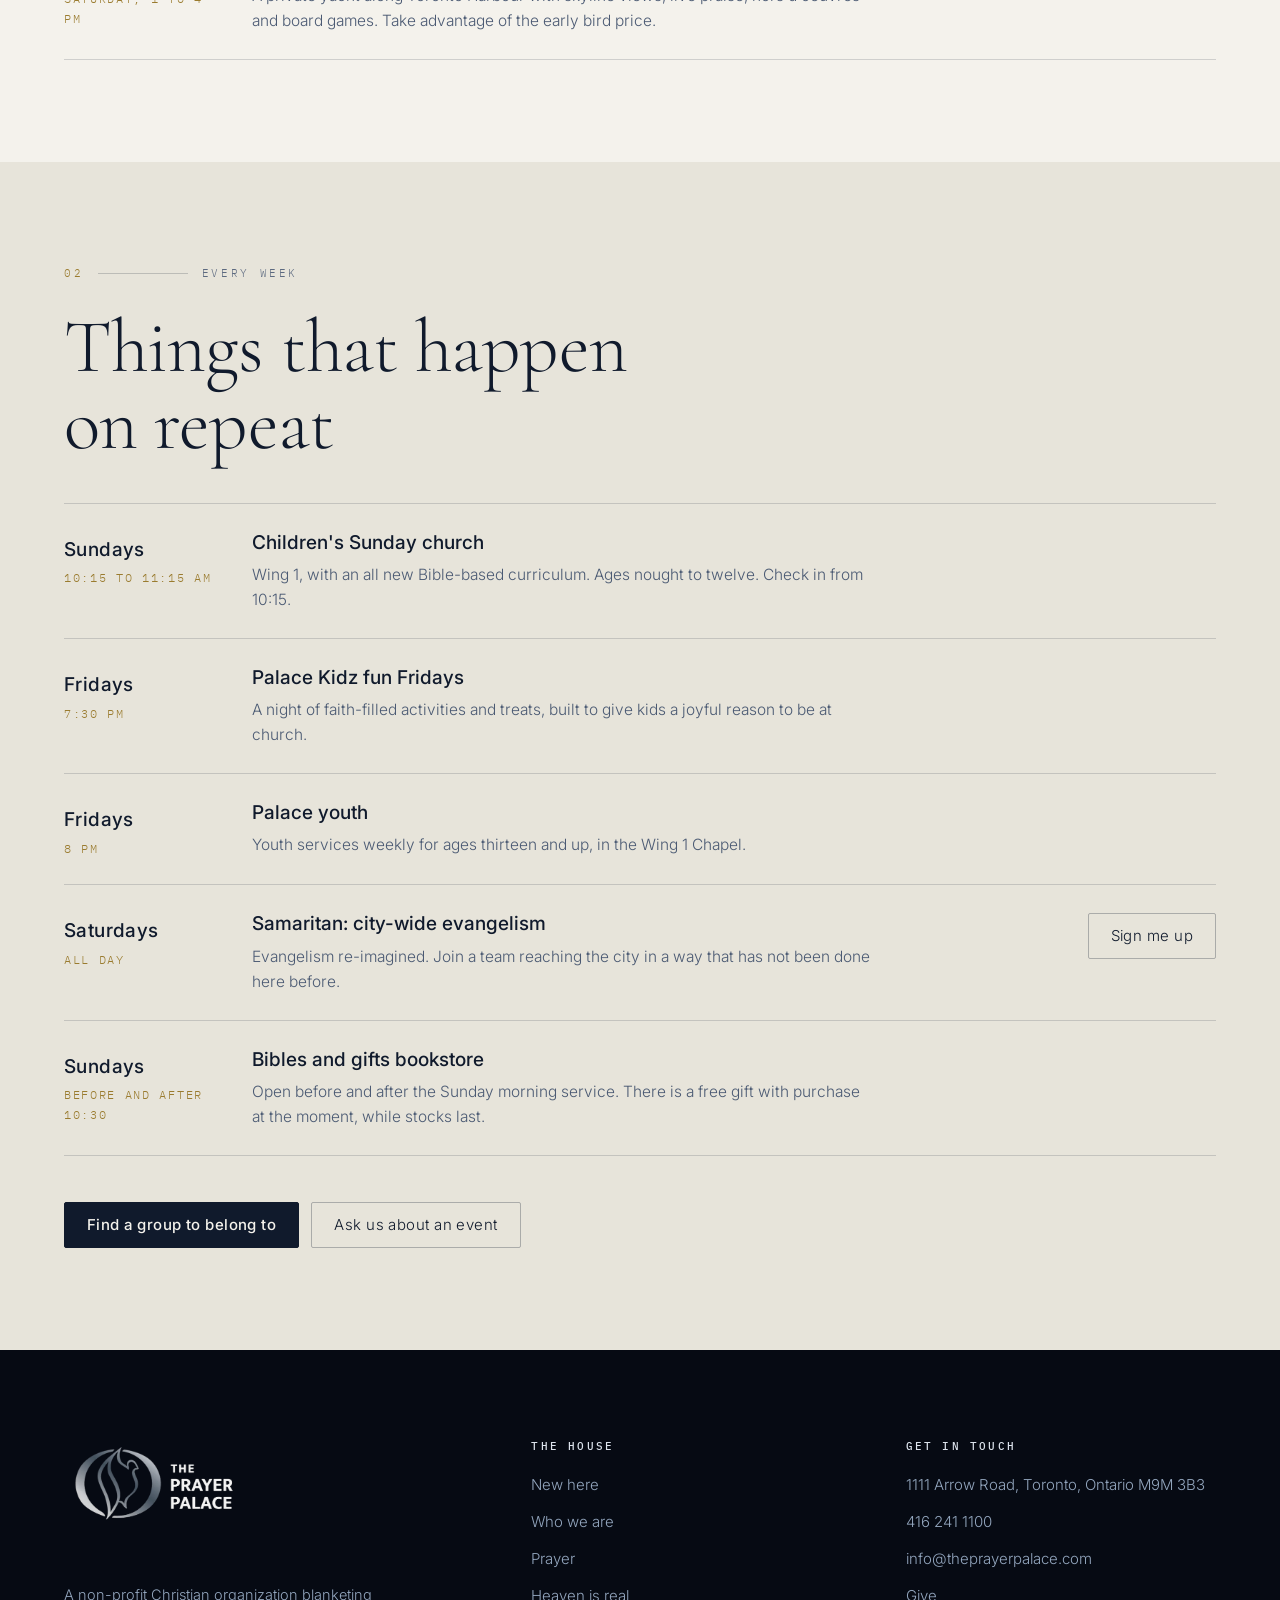
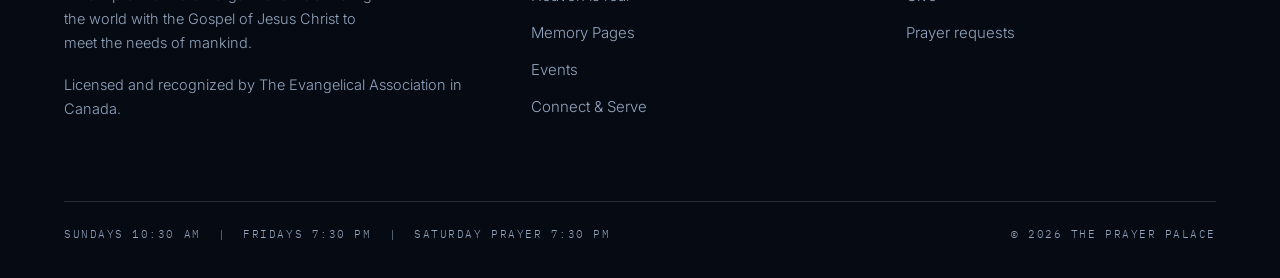
<file: events.html>
<!doctype html>
<html lang="en">
<head>
<meta charset="utf-8">
<meta name="viewport" content="width=device-width, initial-scale=1, viewport-fit=cover">
<title>The Prayer Palace | Events</title>
<meta name="description" content="What is coming up at The Prayer Palace, Toronto: sunrise prayer, youth nights, couples date night and the young adults praise cruise.">
<meta name="theme-color" content="#060A13">
<link rel="icon" href="assets/mark.webp" type="image/webp">
<meta property="og:title" content="The Prayer Palace | Events">
<meta property="og:description" content="What is coming up at The Prayer Palace, Toronto: sunrise prayer, youth nights, couples date night and the young adults praise cruise.">
<meta property="og:image" content="assets/sanctuary-wall.webp">
<link rel="preconnect" href="https://fonts.googleapis.com">
<link rel="preconnect" href="https://fonts.gstatic.com" crossorigin>
<link rel="stylesheet" href="https://fonts.googleapis.com/css2?family=Cormorant+Garamond:ital,wght@0,300;0,400;0,500;0,600;1,300&family=Inter:wght@300;400;500;600&family=IBM+Plex+Mono:wght@400;500&display=swap">
<link rel="stylesheet" href="site.css">
</head>
<body class="flat">
<nav id="nav" aria-label="Primary">
  <a class="brand" href="/" aria-label="The Prayer Palace, home"><img src="assets/logo.webp" alt="The Prayer Palace"></a>
  <div class="spacer"></div>
  <div class="links">
      <a href="index.html#threshold">New here</a>
      <a href="index.html#sanctuary">About</a>
      <a href="events.html" aria-current="page">Events</a>
      <a href="connect.html">Connect &amp; Serve</a>
      <a href="contact.html">Visit</a>
  </div>
  <div class="nav-cta"><a class="btn btn-gold" href="/give">Give</a></div>
  <button id="burger" aria-label="Open menu" aria-expanded="false" aria-controls="drawer">
    <svg viewBox="0 0 24 24" fill="none" stroke="currentColor" stroke-width="1.5" aria-hidden="true"><path d="M3 6h18M3 12h18M3 18h18"/></svg>
  </button>
</nav>

<div id="drawer" aria-label="Menu" role="dialog" aria-modal="true">
  <button class="close" aria-label="Close menu">
    <svg viewBox="0 0 24 24" fill="none" stroke="currentColor" stroke-width="1.5" aria-hidden="true"><path d="M6 6l12 12M18 6L6 18"/></svg>
  </button>
  <a href="/#threshold">New here</a>
  <a href="/#sanctuary">Who we are</a>
  <a href="/#word">Prayer</a>
  <a href="/events">Events</a>
  <a href="/connect">Connect &amp; Serve</a>
  <a href="/contact">Visit us</a>
  <div class="drawer-cta">
    <a class="btn btn-gold" href="/give">Give</a>
    <a class="btn" href="/contact">Plan a visit</a>
  </div>
</div>
<header class="page-top">
  <div class="wrap"><div class="col wide">
    <div class="mark-line"><span class="num">08</span><span class="rule"></span><span class="lbl">Events</span></div>
    <h1>What is<br>coming up</h1>
    <p class="lede">We look forward to you joining in and being a part of the body of Christ here at The Prayer Palace, where all are welcome.</p>
    
  </div></div>
</header>

<main>
<section>
  <div class="wrap">
    <div class="mark-line"><span class="num">01</span><span class="rule"></span><span class="lbl">Dated</span></div>
    <h2>On the calendar</h2>
    <div style="margin-top:40px">
    <div class="entry">
      <div class="when"><b>30 August</b>Sunday, 10:30 am</div>
      <div><h3>Back to school service</h3><p>Prayer and anointing for the new season. Students and educators of all ages are encouraged and dedicated for the year ahead. Pre-register for a gift, ages twelve and under.</p></div>
      <div class="act"><a class="btn" href="https://theprayerpalace.com/contact-us" target="_blank" rel="noopener">Register</a></div>
    </div>
    <div class="entry">
      <div class="when"><b>5 September</b>Saturday, 6:30 to 9 am</div>
      <div><h3>Sunrise prayer</h3><p>A morning given entirely to corporate prayer, before the day starts.</p></div>
      <div class="act"></div>
    </div>
    <div class="entry">
      <div class="when"><b>12 September</b>Saturday, 12 to 3 pm</div>
      <div><h3>Guys grill and gather at the park</h3><p>Good food, games, sport and real conversation. Bring a dish to share, your game face and a lawn chair. For men of all ages. Free admission, please register.</p></div>
      <div class="act"><a class="btn" href="https://theprayerpalace.com/contact-us" target="_blank" rel="noopener">Register</a></div>
    </div>
    <div class="entry">
      <div class="when"><b>19 September</b>Saturday, 5 pm</div>
      <div><h3>Couples date night</h3><p>Dinner and a movie for dating and married couples. A buffet dinner and an inspiring feature film, with time to actually talk to each other.</p></div>
      <div class="act"><a class="btn" href="https://theprayerpalace.com/contact-us" target="_blank" rel="noopener">Tickets</a></div>
    </div>
    <div class="entry">
      <div class="when"><b>26 September</b>Saturday, 1 to 4 pm</div>
      <div><h3>Young adults praise cruise</h3><p>A private yacht along Toronto Harbour with skyline views, live praise, hors d'oeuvres and board games. Take advantage of the early bird price.</p></div>
      <div class="act"><a class="btn" href="https://theprayerpalace.com/contact-us" target="_blank" rel="noopener">Tickets</a></div>
    </div>
    </div>
  </div>
</section>

<section>
  <div class="wrap">
    <div class="mark-line"><span class="num">02</span><span class="rule"></span><span class="lbl">Every week</span></div>
    <h2>Things that happen<br>on repeat</h2>
    <div style="margin-top:40px">
    <div class="entry">
      <div class="when"><b>Sundays</b>10:15 to 11:15 am</div>
      <div><h3>Children's Sunday church</h3><p>Wing 1, with an all new Bible-based curriculum. Ages nought to twelve. Check in from 10:15.</p></div>
      <div class="act"></div>
    </div>
    <div class="entry">
      <div class="when"><b>Fridays</b>7:30 pm</div>
      <div><h3>Palace Kidz fun Fridays</h3><p>A night of faith-filled activities and treats, built to give kids a joyful reason to be at church.</p></div>
      <div class="act"></div>
    </div>
    <div class="entry">
      <div class="when"><b>Fridays</b>8 pm</div>
      <div><h3>Palace youth</h3><p>Youth services weekly for ages thirteen and up, in the Wing 1 Chapel.</p></div>
      <div class="act"></div>
    </div>
    <div class="entry">
      <div class="when"><b>Saturdays</b>All day</div>
      <div><h3>Samaritan: city-wide evangelism</h3><p>Evangelism re-imagined. Join a team reaching the city in a way that has not been done here before.</p></div>
      <div class="act"><a class="btn" href="/connect">Sign me up</a></div>
    </div>
    <div class="entry">
      <div class="when"><b>Sundays</b>Before and after 10:30</div>
      <div><h3>Bibles and gifts bookstore</h3><p>Open before and after the Sunday morning service. There is a free gift with purchase at the moment, while stocks last.</p></div>
      <div class="act"></div>
    </div>
    </div>
    <div class="cta-row" style="margin-top:46px">
      <a class="btn btn-solid" href="/connect">Find a group to belong to</a>
      <a class="btn" href="/contact">Ask us about an event</a>
    </div>
  </div>
</section>
</main>
<footer>
  <div class="fwrap">
    <div>
      <img class="flogo" src="assets/logo.webp" alt="The Prayer Palace">
      <p class="small" style="max-width:36ch">A non-profit Christian organization blanketing the world with the Gospel of Jesus Christ to meet the needs of mankind.</p>
      <p class="small" style="margin-top:18px">Licensed and recognized by The Evangelical Association in Canada.</p>
    </div>
    <div>
      <h4>The house</h4>
      <ul>
        <li><a href="/#threshold">New here</a></li>
        <li><a href="/#sanctuary">Who we are</a></li>
        <li><a href="/#word">Prayer</a></li>
        <li><a href="/#ascent">Heaven is real</a></li>
        <li><a href="/#remember">Memory Pages</a></li>
        <li><a href="/events">Events</a></li>
        <li><a href="/connect">Connect &amp; Serve</a></li>
      </ul>
    </div>
    <div>
      <h4>Get in touch</h4>
      <ul>
        <li><a href="/contact">1111 Arrow Road, Toronto, Ontario M9M 3B3</a></li>
        <li><a href="tel:+14162411100">416 241 1100</a></li>
        <li><a href="mailto:info@theprayerpalace.com">info@theprayerpalace.com</a></li>
        <li><a href="/give">Give</a></li>
        <li><a href="/contact#prayer">Prayer requests</a></li>
      </ul>
    </div>
  </div>
  <div class="base">
    <span>Sundays 10:30 am &nbsp;|&nbsp; Fridays 7:30 pm &nbsp;|&nbsp; Saturday prayer 7:30 pm</span>
    <span>&copy; 2026 The Prayer Palace</span>
  </div>
</footer>

<script>
/* The menu is the only behaviour these pages need. */
(function () {
  var burger = document.getElementById('burger');
  var drawer = document.getElementById('drawer');
  var closeBtn = drawer.querySelector('.close');
  function set(open) {
    drawer.classList.toggle('open', open);
    burger.setAttribute('aria-expanded', open ? 'true' : 'false');
    document.body.style.overflow = open ? 'hidden' : '';
    (open ? closeBtn : burger).focus();
  }
  burger.addEventListener('click', function () { set(!drawer.classList.contains('open')); });
  closeBtn.addEventListener('click', function () { set(false); });
  drawer.querySelectorAll('a').forEach(function (a) { a.addEventListener('click', function () { set(false); }); });
  document.addEventListener('keydown', function (e) { if (e.key === 'Escape' && drawer.classList.contains('open')) set(false); });
})();
</script>
</body>
</html>
</file>
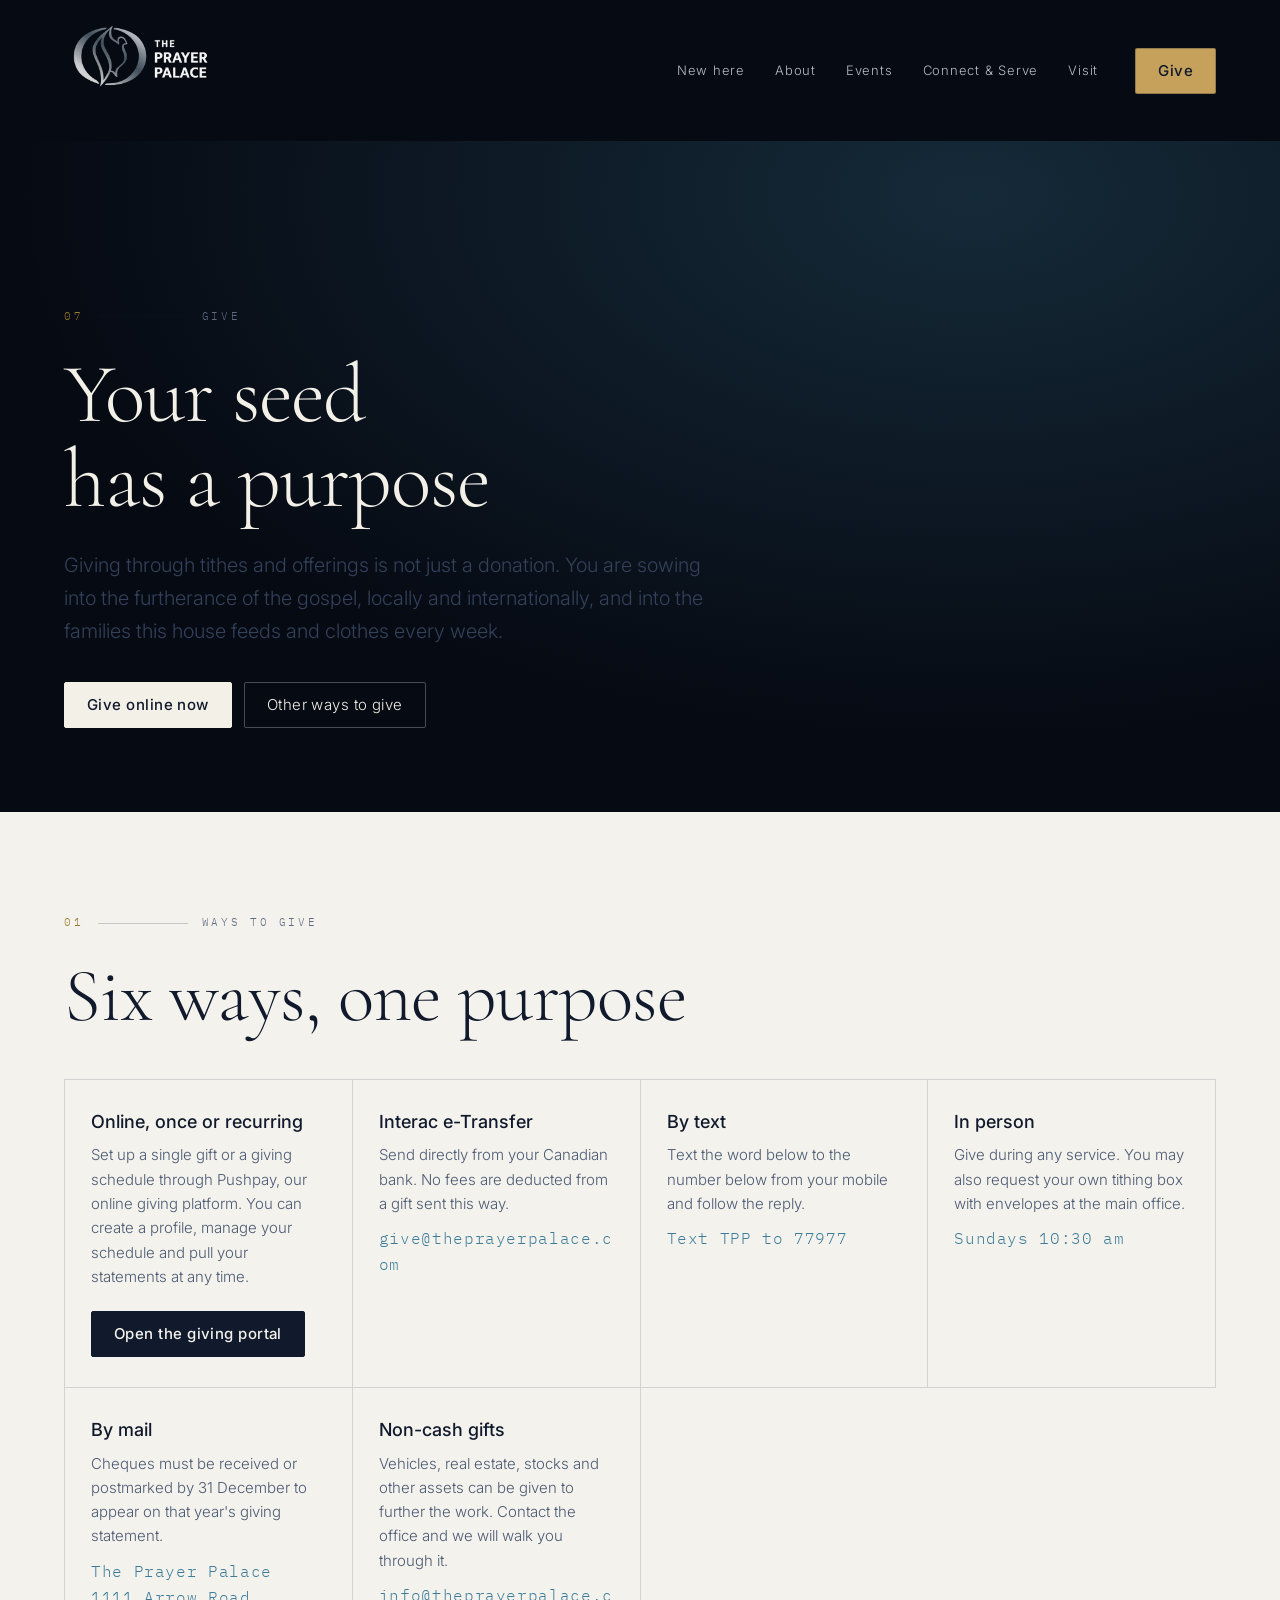
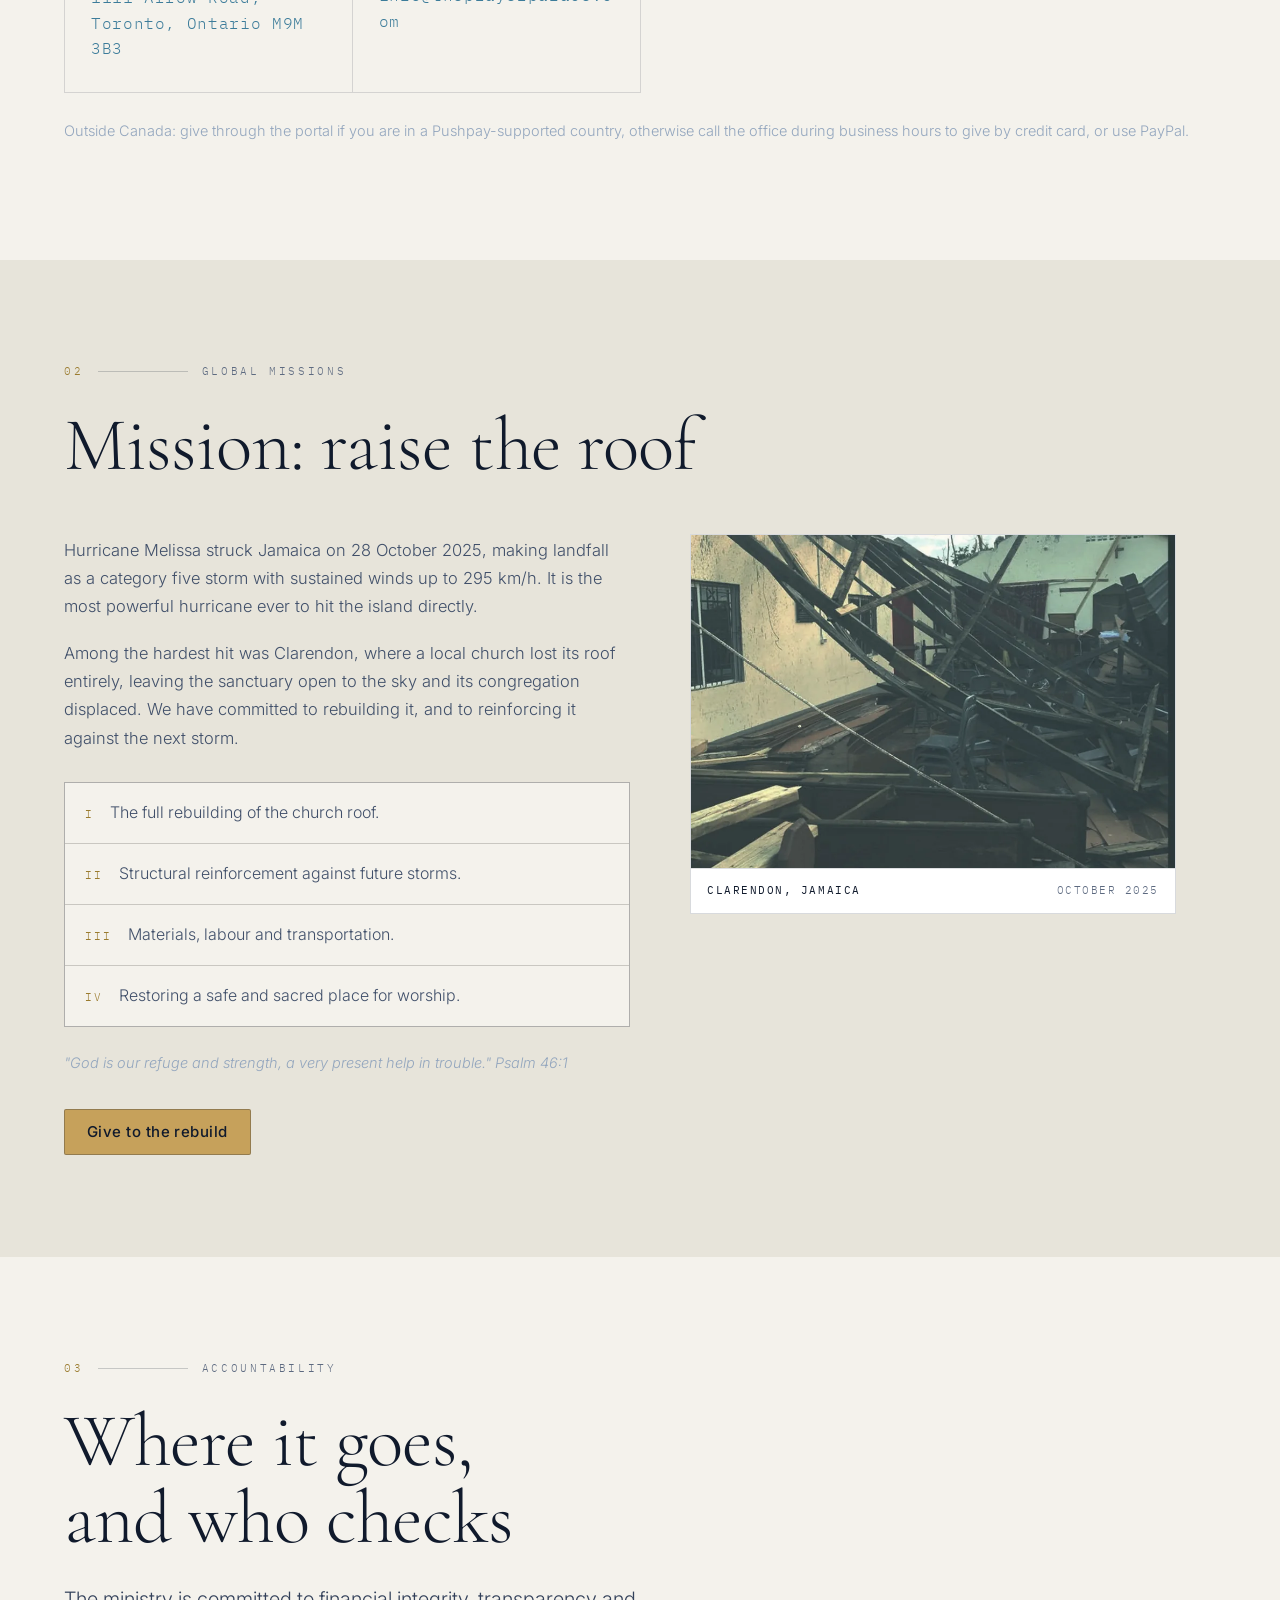
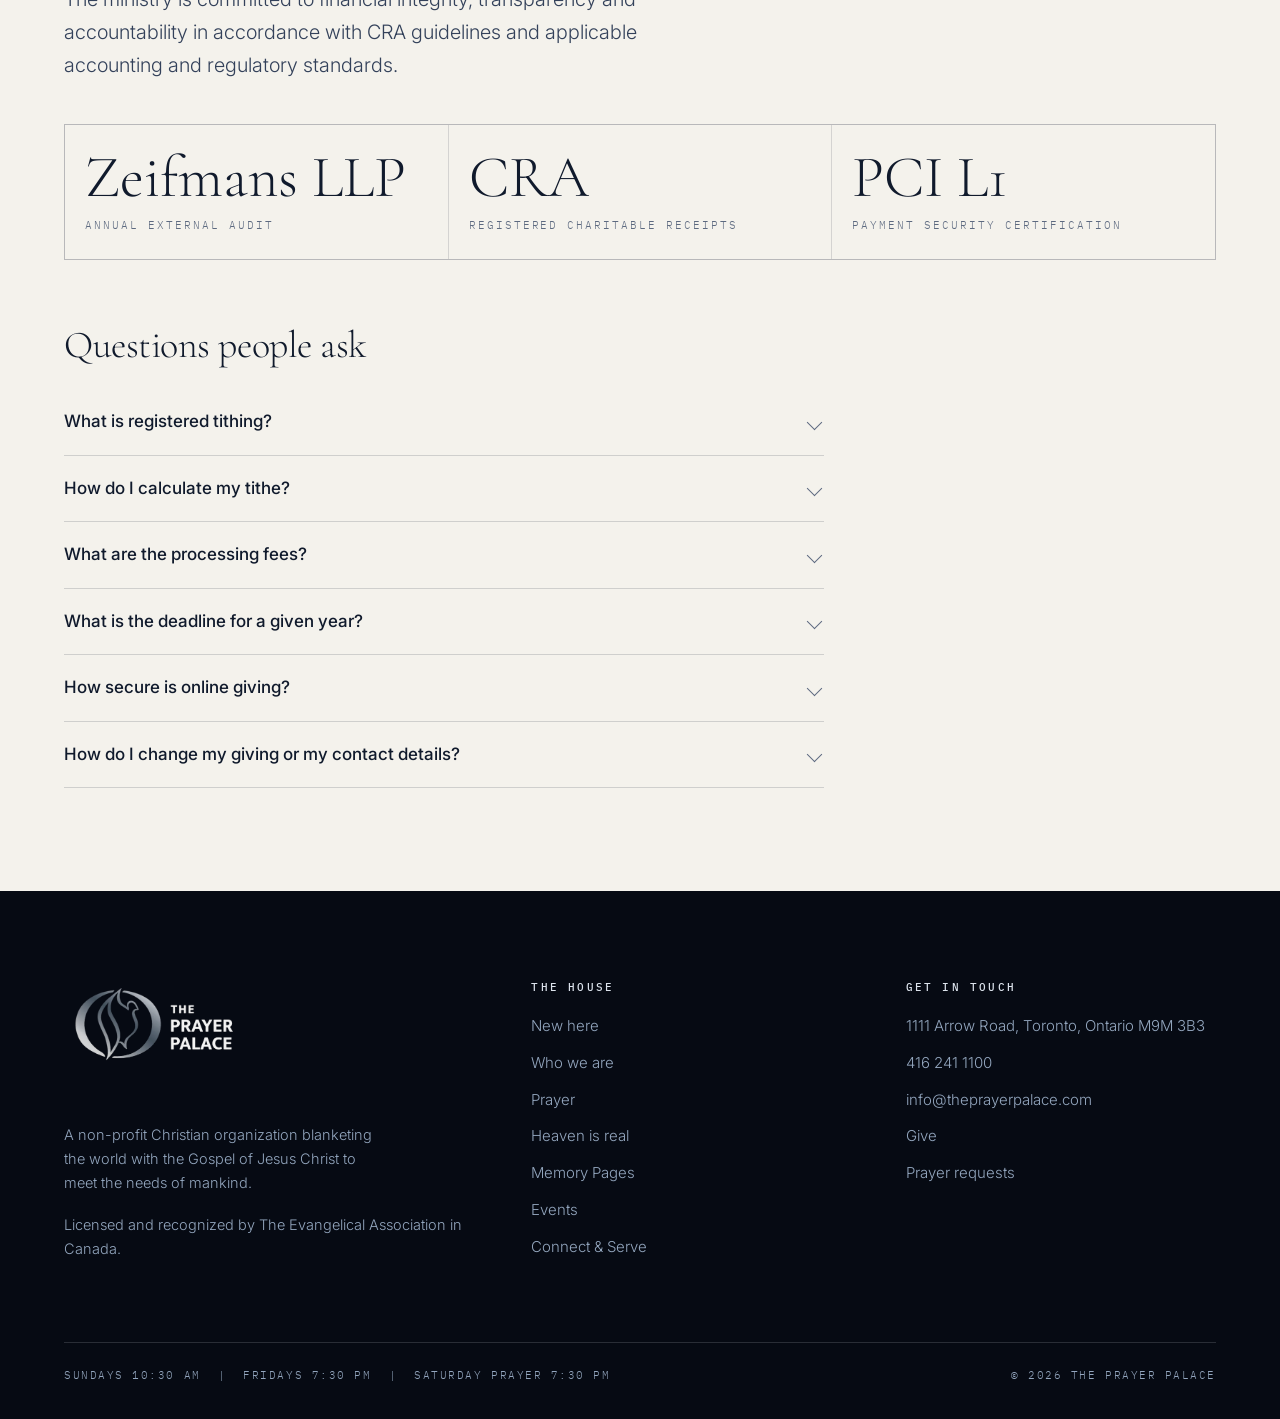
<file: give.html>
<!doctype html>
<html lang="en">
<head>
<meta charset="utf-8">
<meta name="viewport" content="width=device-width, initial-scale=1, viewport-fit=cover">
<title>The Prayer Palace | Give</title>
<meta name="description" content="Tithes, offerings and missions giving to The Prayer Palace, Toronto. Online, e-transfer, text, in person or by mail.">
<meta name="theme-color" content="#060A13">
<link rel="icon" href="assets/mark.webp" type="image/webp">
<meta property="og:title" content="The Prayer Palace | Give">
<meta property="og:description" content="Tithes, offerings and missions giving to The Prayer Palace, Toronto. Online, e-transfer, text, in person or by mail.">
<meta property="og:image" content="assets/sanctuary-wall.webp">
<link rel="preconnect" href="https://fonts.googleapis.com">
<link rel="preconnect" href="https://fonts.gstatic.com" crossorigin>
<link rel="stylesheet" href="https://fonts.googleapis.com/css2?family=Cormorant+Garamond:ital,wght@0,300;0,400;0,500;0,600;1,300&family=Inter:wght@300;400;500;600&family=IBM+Plex+Mono:wght@400;500&display=swap">
<link rel="stylesheet" href="site.css">
</head>
<body class="flat">
<nav id="nav" aria-label="Primary">
  <a class="brand" href="/" aria-label="The Prayer Palace, home"><img src="assets/logo.webp" alt="The Prayer Palace"></a>
  <div class="spacer"></div>
  <div class="links">
      <a href="index.html#threshold">New here</a>
      <a href="index.html#sanctuary">About</a>
      <a href="events.html">Events</a>
      <a href="connect.html">Connect &amp; Serve</a>
      <a href="contact.html">Visit</a>
  </div>
  <div class="nav-cta"><a class="btn btn-gold" href="/give">Give</a></div>
  <button id="burger" aria-label="Open menu" aria-expanded="false" aria-controls="drawer">
    <svg viewBox="0 0 24 24" fill="none" stroke="currentColor" stroke-width="1.5" aria-hidden="true"><path d="M3 6h18M3 12h18M3 18h18"/></svg>
  </button>
</nav>

<div id="drawer" aria-label="Menu" role="dialog" aria-modal="true">
  <button class="close" aria-label="Close menu">
    <svg viewBox="0 0 24 24" fill="none" stroke="currentColor" stroke-width="1.5" aria-hidden="true"><path d="M6 6l12 12M18 6L6 18"/></svg>
  </button>
  <a href="/#threshold">New here</a>
  <a href="/#sanctuary">Who we are</a>
  <a href="/#word">Prayer</a>
  <a href="/events">Events</a>
  <a href="/connect">Connect &amp; Serve</a>
  <a href="/contact">Visit us</a>
  <div class="drawer-cta">
    <a class="btn btn-gold" href="/give">Give</a>
    <a class="btn" href="/contact">Plan a visit</a>
  </div>
</div>
<header class="page-top">
  <div class="wrap"><div class="col wide">
    <div class="mark-line"><span class="num">07</span><span class="rule"></span><span class="lbl">Give</span></div>
    <h1>Your seed<br>has a purpose</h1>
    <p class="lede">Giving through tithes and offerings is not just a donation. You are sowing into the furtherance of the gospel, locally and internationally, and into the families this house feeds and clothes every week.</p>
    <div class="cta-row"><a class="btn btn-solid" href="https://pushpay.com/g/theprayerpalace" target="_blank" rel="noopener">Give online now</a><a class="btn" href="#ways">Other ways to give</a></div>
  </div></div>
</header>

<main>
<section id="ways">
  <div class="wrap">
    <div class="mark-line"><span class="num">01</span><span class="rule"></span><span class="lbl">Ways to give</span></div>
    <h2>Six ways, one purpose</h2>
    <div class="ways">
      <div class="way">
        <h3>Online, once or recurring</h3>
        <p>Set up a single gift or a giving schedule through Pushpay, our online giving platform. You can create a profile, manage your schedule and pull your statements at any time.</p>
        <span class="go"><a class="btn btn-solid" href="https://pushpay.com/g/theprayerpalace" target="_blank" rel="noopener">Open the giving portal</a></span>
      </div>
      <div class="way">
        <h3>Interac e-Transfer</h3>
        <p>Send directly from your Canadian bank. No fees are deducted from a gift sent this way.</p>
        <span class="big">give@theprayerpalace.com</span>
      </div>
      <div class="way">
        <h3>By text</h3>
        <p>Text the word below to the number below from your mobile and follow the reply.</p>
        <span class="big">Text TPP to 77977</span>
      </div>
      <div class="way">
        <h3>In person</h3>
        <p>Give during any service. You may also request your own tithing box with envelopes at the main office.</p>
        <span class="big">Sundays 10:30 am</span>
      </div>
      <div class="way">
        <h3>By mail</h3>
        <p>Cheques must be received or postmarked by 31 December to appear on that year's giving statement.</p>
        <span class="big">The Prayer Palace<br>1111 Arrow Road, Toronto, Ontario M9M 3B3</span>
      </div>
      <div class="way">
        <h3>Non-cash gifts</h3>
        <p>Vehicles, real estate, stocks and other assets can be given to further the work. Contact the office and we will walk you through it.</p>
        <span class="big">info@theprayerpalace.com</span>
      </div>
    </div>
    <p class="small" style="margin-top:26px">Outside Canada: give through the portal if you are in a Pushpay-supported country, otherwise call the office during business hours to give by credit card, or use PayPal.</p>
  </div>
</section>

<section id="missions">
  <div class="wrap">
    <div class="mark-line"><span class="num">02</span><span class="rule"></span><span class="lbl">Global missions</span></div>
    <h2>Mission: raise the roof</h2>
    <div class="duo" style="margin-top:34px;align-items:start">
      <div>
        <p class="body">Hurricane Melissa struck Jamaica on 28 October 2025, making landfall as a category five storm with sustained winds up to 295 km/h. It is the most powerful hurricane ever to hit the island directly.</p>
        <p class="body">Among the hardest hit was Clarendon, where a local church lost its roof entirely, leaving the sanctuary open to the sky and its congregation displaced. We have committed to rebuilding it, and to reinforcing it against the next storm.</p>
        <ul class="values" style="margin-top:30px">
          <li><span>I</span><p>The full rebuilding of the church roof.</p></li>
          <li><span>II</span><p>Structural reinforcement against future storms.</p></li>
          <li><span>III</span><p>Materials, labour and transportation.</p></li>
          <li><span>IV</span><p>Restoring a safe and sacred place for worship.</p></li>
        </ul>
        <p class="small" style="margin-top:24px;font-style:italic">"God is our refuge and strength, a very present help in trouble." Psalm 46:1</p>
        <div class="cta-row"><a class="btn btn-gold" href="https://pushpay.com/g/theprayerpalace" target="_blank" rel="noopener">Give to the rebuild</a></div>
      </div>
      <figure class="plate">
        <img src="assets/jamaica.webp" alt="The damaged roof of the church in Clarendon, Jamaica" loading="lazy" width="900" height="620">
        <figcaption><b>Clarendon, Jamaica</b><span>October 2025</span></figcaption>
      </figure>
    </div>
  </div>
</section>

<section id="accountability">
  <div class="wrap">
    <div class="mark-line"><span class="num">03</span><span class="rule"></span><span class="lbl">Accountability</span></div>
    <h2>Where it goes,<br>and who checks</h2>
    <p class="lede">The ministry is committed to financial integrity, transparency and accountability in accordance with CRA guidelines and applicable accounting and regulatory standards.</p>
    <div class="stats">
      <div><b>Zeifmans LLP</b><span>Annual external audit</span></div>
      <div><b>CRA</b><span>Registered charitable receipts</span></div>
      <div><b>PCI L1</b><span>Payment security certification</span></div>
    </div>
    <h3 style="margin-top:64px">Questions people ask</h3>
    <div style="margin-top:22px;max-width:76ch">
      <details class="q"><summary>What is registered tithing?</summary>
        <p>Registered tithers receive a year-end official donation receipt recording their total giving for that year, with name and address. You can use it to claim a tax credit in accordance with the Canada Revenue Agency.</p></details>
      <details class="q"><summary>How do I calculate my tithe?</summary>
        <p>If you are new to tithing, start with the biblical principle of giving ten per cent of your gross income. See Malachi 3:10.</p></details>
      <details class="q"><summary>What are the processing fees?</summary>
        <p>The online platform charges approximately 2.2 per cent plus 30 cents each time you give, deducted from the gift when the church receives it. You have the option of covering that fee yourself at the time of giving. An Interac e-Transfer carries no such fee.</p></details>
      <details class="q"><summary>What is the deadline for a given year?</summary>
        <p>Cash and cheque donations must be received or postmarked by 31 December. Online donations must be completed by 11:59 pm Eastern on 31 December to be included in that year's statement.</p></details>
      <details class="q"><summary>How secure is online giving?</summary>
        <p>The platform uses Stripe as its payment processor, certified by a PCI-qualified auditor to PCI Service Provider Level 1, the most stringent certification available in the payments industry. The account dashboard supports SMS, time-based one-time passwords, hardware security keys and passkeys for multi-factor authentication.</p></details>
      <details class="q"><summary>How do I change my giving or my contact details?</summary>
        <p>Log in to the giving portal to edit your profile and schedule at any time. If you give in person, call the main office on <a href="tel:+14162411100">416 241 1100</a> and speak to reception. For help with an online account, email media@theprayerpalace.com.</p></details>
    </div>
  </div>
</section>
</main>
<footer>
  <div class="fwrap">
    <div>
      <img class="flogo" src="assets/logo.webp" alt="The Prayer Palace">
      <p class="small" style="max-width:36ch">A non-profit Christian organization blanketing the world with the Gospel of Jesus Christ to meet the needs of mankind.</p>
      <p class="small" style="margin-top:18px">Licensed and recognized by The Evangelical Association in Canada.</p>
    </div>
    <div>
      <h4>The house</h4>
      <ul>
        <li><a href="/#threshold">New here</a></li>
        <li><a href="/#sanctuary">Who we are</a></li>
        <li><a href="/#word">Prayer</a></li>
        <li><a href="/#ascent">Heaven is real</a></li>
        <li><a href="/#remember">Memory Pages</a></li>
        <li><a href="/events">Events</a></li>
        <li><a href="/connect">Connect &amp; Serve</a></li>
      </ul>
    </div>
    <div>
      <h4>Get in touch</h4>
      <ul>
        <li><a href="/contact">1111 Arrow Road, Toronto, Ontario M9M 3B3</a></li>
        <li><a href="tel:+14162411100">416 241 1100</a></li>
        <li><a href="mailto:info@theprayerpalace.com">info@theprayerpalace.com</a></li>
        <li><a href="/give">Give</a></li>
        <li><a href="/contact#prayer">Prayer requests</a></li>
      </ul>
    </div>
  </div>
  <div class="base">
    <span>Sundays 10:30 am &nbsp;|&nbsp; Fridays 7:30 pm &nbsp;|&nbsp; Saturday prayer 7:30 pm</span>
    <span>&copy; 2026 The Prayer Palace</span>
  </div>
</footer>

<script>
/* The menu is the only behaviour these pages need. */
(function () {
  var burger = document.getElementById('burger');
  var drawer = document.getElementById('drawer');
  var closeBtn = drawer.querySelector('.close');
  function set(open) {
    drawer.classList.toggle('open', open);
    burger.setAttribute('aria-expanded', open ? 'true' : 'false');
    document.body.style.overflow = open ? 'hidden' : '';
    (open ? closeBtn : burger).focus();
  }
  burger.addEventListener('click', function () { set(!drawer.classList.contains('open')); });
  closeBtn.addEventListener('click', function () { set(false); });
  drawer.querySelectorAll('a').forEach(function (a) { a.addEventListener('click', function () { set(false); }); });
  document.addEventListener('keydown', function (e) { if (e.key === 'Escape' && drawer.classList.contains('open')) set(false); });
})();
</script>
</body>
</html>
</file>
<file: site.css>
/* The Prayer Palace - one stylesheet for every page.
   Shared by index.html and the flat pages that follow it. The scene sets
   --scrim at runtime; on the flat pages it simply stays at its default. */
/* ============================================================
   TOKENS
   The palette runs one journey: blue hour outside, near-black in
   the room, white gold on the ascent. Every surface that changes
   with the chapter reads from --scrim and --ground, which the
   scene sets as the look state moves.
   ============================================================ */
:root{
  --night:#060A13;
  --night-2:#0C1425;
  --blue-hour:#16243F;
  --steel:#93A6BE;
  --steel-dim:#6C7E96;
  --chrome:#DCE3EC;
  --bone:#F3F0E8;
  --brand:#3C7C9A;
  --brand-lift:#6FB4D6;
  --gold:#C6A15B;
  --gold-lift:#EBD5A2;

  --ink:#101A2C;
  --paper:#F4F2EC;
  --paper-2:#E7E4DA;

  --rule:rgba(220,227,236,.16);
  --rule-strong:rgba(220,227,236,.30);

  --scrim:0;                 /* raised by the scene when the world goes bright */
  --shell-max:1320px;
  --gutter:clamp(20px,5vw,72px);

  --f-display:"Cormorant Garamond",'Iowan Old Style','Palatino Linotype',Palatino,Georgia,serif;
  --f-sans:"Inter",-apple-system,BlinkMacSystemFont,'Segoe UI',Helvetica,Arial,sans-serif;
  --f-mono:"IBM Plex Mono",ui-monospace,SFMono-Regular,Menlo,Consolas,monospace;

  --ease:cubic-bezier(.22,.61,.36,1);
  --ease-out:cubic-bezier(.16,1,.3,1);
}

*,*::before,*::after{box-sizing:border-box}
html{-webkit-text-size-adjust:100%}
body{
  margin:0;
  background:var(--night);
  color:var(--bone);
  font-family:var(--f-sans);
  font-size:16px;
  line-height:1.62;
  font-weight:300;
  -webkit-font-smoothing:antialiased;
  overflow-x:hidden;
}
img{max-width:100%;display:block}
a{color:inherit}
button{font:inherit;color:inherit;cursor:pointer}
:focus-visible{outline:2px solid var(--brand-lift);outline-offset:3px;border-radius:2px}

/* ============================================================
   THE CANVAS
   Fixed for the whole document. The page scrolls over it.
   ============================================================ */
#world{position:fixed;inset:0;z-index:0;display:block;width:100%;height:100%}
/* Reading matter over a lit 3D scene needs a ground of its own. This one
   rides the look state, so type survives both the night and the glory. */
#veil{position:fixed;inset:0;z-index:1;pointer-events:none;
  background:radial-gradient(120% 80% at 50% 30%,rgba(6,10,19,0) 0%,rgba(6,10,19,.55) 62%,rgba(6,10,19,.86) 100%);
  opacity:calc(.35 + var(--scrim) * .55);transition:opacity .5s linear}
.no-webgl #world{display:none}
.no-webgl body{background:linear-gradient(178deg,#060A13 0%,#0F1B31 42%,#1D2C48 70%,#3D4E6B 100%)}

/* ============================================================
   LOADER
   ============================================================ */
#loader{position:fixed;inset:0;z-index:90;
  background:radial-gradient(125% 100% at 50% 38%,#101b31 0%,#070c17 62%,#05080f 100%);
  display:flex;flex-direction:column;align-items:center;justify-content:center;
  transition:opacity 1s var(--ease),visibility 1s}
#loader.done{opacity:0;visibility:hidden}
#loader.done .lo-stage{transform:scale(1.16)}
#loader.done .lo-word,#loader.done .lo-cap{opacity:0;transform:translateY(-6px)}

.lo-stage{position:relative;width:min(304px,56vw);aspect-ratio:1;display:grid;place-items:center;
  transition:transform 1.15s var(--ease-out)}
.lo-plan{position:absolute;inset:0;width:100%;height:100%;overflow:visible}
.lo-plan circle,.lo-plan line{fill:none}
.lo-rim{stroke:rgba(220,227,236,.13);stroke-width:1}
.lo-eye{stroke:rgba(220,227,236,.26);stroke-width:1}
.lo-arc{stroke:var(--gold-lift);stroke-width:1.7;stroke-linecap:round}
.lo-spokes line{stroke:rgba(190,206,228,.2);stroke-width:1;opacity:0;
  transition:opacity .55s var(--ease)}
.lo-spokes line.on{opacity:1}
.lo-mark{width:33%;opacity:.94;filter:drop-shadow(0 2px 22px rgba(96,146,200,.3))}

.lo-word{margin:38px 0 0;font-family:var(--f-sans);font-weight:600;font-size:14px;
  letter-spacing:.44em;text-indent:.44em;text-transform:uppercase;color:var(--chrome);
  transition:opacity .7s var(--ease),transform .7s var(--ease)}
.lo-cap{margin:14px 0 0;font-family:var(--f-mono);font-size:11px;letter-spacing:.2em;
  text-transform:uppercase;color:var(--steel-dim);min-height:1.3em;text-align:center;
  padding:0 20px;transition:opacity .7s var(--ease),transform .7s var(--ease)}
.lo-pct{position:absolute;bottom:8%;left:50%;transform:translateX(-50%);
  font-family:var(--f-mono);font-size:11px;letter-spacing:.2em;color:rgba(147,166,190,.65)}
.lo-pct::after{content:"%";margin-left:2px;opacity:.55}

@media (prefers-reduced-motion:reduce){
  #loader.done .lo-stage{transform:none}
}

/* ============================================================
   NAVIGATION
   ============================================================ */
#nav{position:fixed;top:0;left:0;right:0;z-index:60;display:flex;align-items:center;gap:24px;
  padding:18px var(--gutter);
  background:linear-gradient(to bottom,rgba(6,10,19,.72),rgba(6,10,19,0));
  transition:background .4s linear}
#nav .brand{display:flex;align-items:center;gap:0;text-decoration:none;flex:0 0 auto}
#nav .brand img{width:158px}
#nav .brand .ink{display:none}
#nav.on-paper .brand .chrome{display:none}
#nav.on-paper .brand .ink{display:block}
#nav.on-paper{background:rgba(244,242,236,.94);border-bottom:1px solid rgba(16,26,44,.12)}
#nav.on-paper .links a{color:var(--ink);opacity:.78}
#nav.on-paper .links a:hover{opacity:1;background:rgba(16,26,44,.07)}
#nav.on-paper #burger{border-color:rgba(16,26,44,.28);color:var(--ink)}
#nav .spacer{flex:1}
#nav .links{display:flex;align-items:center;gap:4px}
#nav .links a{
  text-decoration:none;font-size:13px;letter-spacing:.06em;color:var(--chrome);opacity:.82;
  padding:10px 13px;border-radius:2px;transition:opacity .25s,background .25s;white-space:nowrap}
#nav .links a:hover{opacity:1;background:rgba(220,227,236,.08)}
.btn{
  display:inline-flex;align-items:center;justify-content:center;gap:9px;
  min-height:46px;padding:0 22px;border-radius:2px;border:1px solid var(--rule-strong);
  font-size:15px;letter-spacing:.03em;text-decoration:none;color:var(--bone);
  background:transparent;cursor:pointer;transition:background .28s var(--ease),border-color .28s,color .28s}
.btn:hover{background:rgba(220,227,236,.10);border-color:var(--chrome)}
.btn-solid{background:var(--bone);color:var(--ink);border-color:var(--bone);font-weight:500}
.btn-solid:hover{background:#fff;color:var(--ink);border-color:#fff}
.btn-gold{background:var(--gold);color:#1B1406;border-color:var(--gold);font-weight:500}
.btn-gold:hover{background:var(--gold-lift);border-color:var(--gold-lift);color:#1B1406}
.btn svg{width:16px;height:16px;flex:0 0 auto}

#burger{display:none;width:46px;height:46px;align-items:center;justify-content:center;
  background:transparent;border:1px solid var(--rule-strong);border-radius:2px;cursor:pointer}
#burger svg{width:20px;height:20px}

#drawer{position:fixed;inset:0;z-index:70;background:rgba(6,10,19,.97);
  display:flex;flex-direction:column;padding:88px var(--gutter) 40px;gap:2px;
  opacity:0;visibility:hidden;transition:opacity .34s var(--ease),visibility .34s;overflow-y:auto}
#drawer.open{opacity:1;visibility:visible}
#drawer a{text-decoration:none;font-family:var(--f-display);font-size:30px;font-weight:300;
  letter-spacing:.01em;color:var(--bone);padding:11px 0;border-bottom:1px solid var(--rule)}
#drawer .close{position:absolute;top:18px;right:var(--gutter);width:46px;height:46px;
  background:transparent;border:1px solid var(--rule-strong);border-radius:2px;cursor:pointer;
  display:grid;place-items:center}
#drawer .close svg{width:20px;height:20px}
#drawer .drawer-cta{margin-top:26px;display:flex;gap:10px;flex-wrap:wrap}

/* ============================================================
   CHAPTER RAIL
   ============================================================ */
#rail{position:fixed;right:calc(var(--gutter) - 8px);top:50%;transform:translateY(-50%);z-index:55;
  display:flex;flex-direction:column;gap:2px;align-items:flex-end}
#rail button{display:flex;align-items:center;gap:11px;background:none;border:0;cursor:pointer;
  padding:7px 8px;opacity:.42;transition:opacity .3s var(--ease)}
#rail button .n{font-family:var(--f-mono);font-size:10px;letter-spacing:.16em;color:var(--chrome)}
#rail button .t{width:20px;height:1px;background:var(--chrome);transition:width .45s var(--ease)}
#rail button[aria-current="true"]{opacity:1}
#rail button[aria-current="true"] .t{width:44px;background:var(--gold-lift)}
#rail button:hover{opacity:.85}
#rail.gone{opacity:0;visibility:hidden;transition:opacity .45s var(--ease),visibility .45s}

/* ============================================================
   EDITORIAL LAYER
   ============================================================ */
main{position:relative;z-index:10}
.chapter{min-height:104svh;display:flex;align-items:center;padding:16svh var(--gutter) 14svh;position:relative;
  /* the column's ground bleeds past the gutter on purpose, so the chapter
     clips it rather than letting it widen the document */
  overflow:hidden}
.chapter.tall{min-height:130svh}
.wrap{width:100%;max-width:var(--shell-max);margin:0 auto}
.col{max-width:660px}

/* Reading matter laid over a lit 3D scene needs a ground of its own. A text
   shadow works against the night and fails completely against the screen wall
   or the glory, and this page has both. The panel sits behind the column,
   feathers out to nothing, and deepens as the world gets brighter, so one rule
   covers the whole journey. */
.chapter .col{position:relative}
.chapter .col::before{
  content:"";position:absolute;z-index:-1;pointer-events:none;
  inset:-7vh -9vw -7vh -11vw;
  opacity:calc(.5 + var(--scrim) * .62);
  background:radial-gradient(125% 105% at 26% 50%,
    rgba(6,10,19,.80) 0%, rgba(6,10,19,.56) 42%, rgba(6,10,19,.20) 68%, rgba(6,10,19,0) 84%);
  transition:opacity .5s linear}
.chapter .col.right::before{
  background:radial-gradient(125% 105% at 74% 50%,
    rgba(6,10,19,.80) 0%, rgba(6,10,19,.56) 42%, rgba(6,10,19,.20) 68%, rgba(6,10,19,0) 84%)}
.chapter .col.center::before{
  inset:-9vh -6vw;
  background:radial-gradient(88% 92% at 50% 50%,
    rgba(6,10,19,.80) 0%, rgba(6,10,19,.54) 46%, rgba(6,10,19,.18) 70%, rgba(6,10,19,0) 86%)}
@media (max-width:860px){
  /* the column is the whole width here, so the ground is a full-bleed wash */
  .chapter .col::before,.chapter .col.right::before,.chapter .col.center::before{
    inset:-8vh -12vw;
    background:radial-gradient(140% 100% at 50% 50%,
      rgba(6,10,19,.78) 0%, rgba(6,10,19,.58) 52%, rgba(6,10,19,.24) 78%, rgba(6,10,19,0) 96%)}
}
.col.wide{max-width:820px}
.col.right{margin-left:auto}
.col.center{margin:0 auto;text-align:center}

.mark-line{display:flex;align-items:center;gap:14px;margin-bottom:26px}
.mark-line .num{font-family:var(--f-mono);font-size:11px;letter-spacing:.26em;color:var(--gold-lift)}
.mark-line .rule{height:1px;flex:1;max-width:90px;background:var(--rule-strong)}
.mark-line .lbl{font-family:var(--f-mono);font-size:11px;letter-spacing:.24em;text-transform:uppercase;color:var(--steel)}

h1,h2,h3{margin:0;font-family:var(--f-display);font-weight:300;line-height:1.02;letter-spacing:-.012em}
h1{font-size:clamp(46px,8.4vw,116px)}
h2{font-size:clamp(36px,5.9vw,78px)}
h3{font-size:clamp(24px,3vw,38px);line-height:1.14}
.h-em{font-style:italic;color:var(--gold-lift)}
.h-caps{text-transform:uppercase;letter-spacing:.005em;font-weight:400}

.lede{font-size:clamp(17px,1.55vw,20px);line-height:1.66;color:#DDE4EE;max-width:56ch;margin:26px 0 0}
p.body{font-size:16.5px;line-height:1.72;color:#C3CEDE;max-width:60ch;margin:18px 0 0}
.small{font-size:14.5px;line-height:1.66;color:var(--steel)}
.label{font-family:var(--f-mono);font-size:12px;letter-spacing:.2em;text-transform:uppercase;color:var(--steel)}

.cta-row{display:flex;gap:12px;flex-wrap:wrap;margin-top:34px}

/* word by word reveal */
.rv{display:inline-block;overflow:hidden;vertical-align:bottom;padding-bottom:.06em}
.rv > i{display:inline-block;font-style:inherit;transform:translateY(115%);
  transition:transform .95s var(--ease-out)}
.is-live .rv > i{transform:translateY(0)}
.up{opacity:0;transform:translateY(24px);transition:opacity .85s var(--ease),transform .85s var(--ease-out)}
.is-live .up{opacity:1;transform:none}

/* service times, as chips on the hero */
.chips{display:flex;gap:10px;flex-wrap:wrap;margin-top:32px}
.chip{display:flex;flex-direction:column;gap:2px;padding:13px 18px;
  border:1px solid var(--rule);border-radius:2px;background:rgba(10,16,28,.42);min-width:132px}
.chip b{font-family:var(--f-mono);font-size:11px;letter-spacing:.2em;text-transform:uppercase;
  color:var(--gold-lift);font-weight:500}
.chip span{font-size:17px;color:var(--bone)}
.chip em{font-style:normal;font-size:13px;color:var(--steel)}

/* editorial photo cards */
.plate{position:relative;border:1px solid var(--rule);background:rgba(8,12,22,.5);overflow:hidden}
.plate img{width:100%;height:100%;object-fit:cover}
.plate figcaption{display:flex;justify-content:space-between;gap:16px;align-items:baseline;
  padding:13px 16px;border-top:1px solid var(--rule);
  font-family:var(--f-mono);font-size:11px;letter-spacing:.14em;text-transform:uppercase;color:var(--steel)}
.plate figcaption b{color:var(--chrome);font-weight:400}

.duo{display:grid;grid-template-columns:1fr 1fr;gap:20px;margin-top:44px}
.trio{display:grid;grid-template-columns:repeat(3,1fr);gap:20px;margin-top:44px}

/* the prayer, set as a plate of its own */
.prayer{border-left:2px solid var(--gold);padding:6px 0 6px 28px;margin-top:34px}
.prayer p{font-family:var(--f-display);font-size:clamp(21px,2.5vw,30px);line-height:1.42;
  font-style:italic;color:var(--bone);margin:0;max-width:40ch}
.prayer cite{display:block;margin-top:16px;font-style:normal;
  font-family:var(--f-mono);font-size:11px;letter-spacing:.2em;text-transform:uppercase;color:var(--steel)}

/* values list */
.values{list-style:none;padding:0;margin:34px 0 0;display:grid;gap:1px;background:var(--rule);border:1px solid var(--rule)}
.values li{background:rgba(8,12,22,.62);padding:17px 20px;display:flex;gap:16px;align-items:baseline}
.values li span{font-family:var(--f-mono);font-size:11px;letter-spacing:.18em;color:var(--gold-lift);flex:0 0 auto}
.values li p{margin:0;font-size:16px;color:#CFD9E7}
/* Over the scene a filled panel reads as a sheet of grey glass laid across the
   room, and its hard edge cuts the frame wherever the column happens to end.
   The column already carries a soft ground, so here the list is ruled type on
   that instead: the rules hold the structure and the room stays visible. */
.chapter .values{background:none;border:0;gap:0}
.chapter .values li{background:none;padding:15px 2px;
  border-top:1px solid rgba(158,182,216,.22)}
.chapter .values li:first-child{border-top:0;padding-top:4px}
.chapter .values li p{color:#DAE3EE}
.chapter .values li span{color:var(--gold-lift)}

/* stat band */
.stats{display:grid;grid-template-columns:repeat(3,1fr);gap:1px;background:var(--rule);
  border:1px solid var(--rule);margin-top:42px}
.stats div{background:rgba(8,12,22,.62);padding:24px 20px}
.stats b{display:block;font-family:var(--f-display);font-size:clamp(38px,4.6vw,60px);
  font-weight:300;line-height:1;color:var(--bone)}
.stats span{display:block;margin-top:9px;font-family:var(--f-mono);font-size:11px;
  letter-spacing:.18em;text-transform:uppercase;color:var(--steel)}

/* foreground silhouette layers, pinned at the foot of the viewport */
.fg{position:fixed;left:0;right:0;bottom:0;z-index:5;pointer-events:none;
  opacity:0;transform:translateY(18px);transition:opacity 1.1s var(--ease),transform 1.1s var(--ease-out),filter .9s}
.fg.on{opacity:1;transform:none}
.fg.off{opacity:0;filter:blur(7px);transform:translateY(-10px)}
.fg svg{width:100%;height:auto;display:block}

/* ============================================================
   THE PRACTICAL ZONE
   Below the ascent the world is white, so the page takes a paper
   ground and the type flips to ink. This is where the church has
   to actually work: times, address, giving, the next step.
   ============================================================ */
.paper-zone{position:relative;z-index:10;background:var(--paper);color:var(--ink)}
.paper-zone::before{content:"";position:absolute;left:0;right:0;top:-140px;height:140px;
  background:linear-gradient(to bottom,rgba(244,242,236,0),var(--paper));pointer-events:none}
.paper-zone section{padding:clamp(64px,9vw,116px) var(--gutter)}
.paper-zone h2,.paper-zone h3{color:var(--ink)}
.paper-zone .label{color:#5D6A80}
.paper-zone p.body{color:#41506A}
.paper-zone .lede{color:#33415A}
.paper-zone .mark-line .rule{background:rgba(16,26,44,.2)}
.paper-zone .mark-line .num{color:#9A7B2E}
.paper-zone .mark-line .lbl{color:#5D6A80}
.paper-zone .btn{border-color:rgba(16,26,44,.28);color:var(--ink)}
.paper-zone .btn:hover{background:rgba(16,26,44,.07);border-color:var(--ink)}
.paper-zone .btn-solid{background:var(--ink);color:var(--paper);border-color:var(--ink)}
.paper-zone .btn-solid:hover{background:#0A1220;border-color:#0A1220;color:#fff}

.cards{display:grid;grid-template-columns:repeat(auto-fit,minmax(268px,1fr));gap:0;
  border-top:1px solid rgba(16,26,44,.14);border-left:1px solid rgba(16,26,44,.14);margin-top:46px}
.card{background:var(--paper);padding:30px 26px 28px;display:flex;flex-direction:column;gap:11px;
  border-right:1px solid rgba(16,26,44,.14);border-bottom:1px solid rgba(16,26,44,.14);
  text-decoration:none;transition:background .3s var(--ease)}
a.card:hover{background:#fff}
.card .ico{width:26px;height:26px;color:var(--brand);margin-bottom:5px}
.card .ico svg{width:100%;height:100%}
.card h3{font-family:var(--f-sans);font-size:19px;font-weight:500;letter-spacing:0;line-height:1.3}
.card p{margin:0;font-size:15px;line-height:1.6;color:#4B5A73}
.card .go{margin-top:auto;padding-top:14px;font-family:var(--f-mono);font-size:11px;
  letter-spacing:.18em;text-transform:uppercase;color:var(--brand);display:flex;align-items:center;gap:8px}
.card .go svg{width:13px;height:13px}

.visit{display:grid;grid-template-columns:1.1fr .9fr;gap:clamp(28px,5vw,72px);align-items:start}
.times{list-style:none;margin:26px 0 0;padding:0;border-top:1px solid rgba(16,26,44,.16)}
.times li{display:flex;justify-content:space-between;gap:20px;align-items:baseline;
  padding:17px 0;border-bottom:1px solid rgba(16,26,44,.16)}
.times li b{font-size:18px;font-weight:500}
.times li span{font-family:var(--f-mono);font-size:13px;letter-spacing:.1em;color:#5D6A80;text-align:right}
address{font-style:normal;font-size:17px;line-height:1.72;color:#33415A;margin-top:22px}
address a{color:var(--brand);text-decoration:none;border-bottom:1px solid rgba(60,124,154,.34)}
address a:hover{border-color:var(--brand)}

/* ============================================================
   FOOTER
   ============================================================ */
footer{position:relative;z-index:10;background:var(--night);color:var(--steel);
  padding:clamp(56px,7vw,88px) var(--gutter) 34px}
footer .fwrap{max-width:var(--shell-max);margin:0 auto;
  display:grid;grid-template-columns:1.3fr 1fr 1fr;gap:clamp(28px,5vw,64px)}
footer img.flogo{width:186px;margin-bottom:20px}
footer h4{margin:0 0 16px;font-family:var(--f-mono);font-size:11px;letter-spacing:.2em;
  text-transform:uppercase;color:var(--chrome);font-weight:500}
footer ul{list-style:none;margin:0;padding:0;display:grid;gap:11px}
footer a{text-decoration:none;font-size:15px;color:var(--steel);transition:color .25s}
footer a:hover{color:var(--bone)}
footer .base{max-width:var(--shell-max);margin:clamp(40px,6vw,66px) auto 0;
  padding-top:24px;border-top:1px solid var(--rule);
  display:flex;justify-content:space-between;gap:20px;flex-wrap:wrap;
  font-family:var(--f-mono);font-size:11px;letter-spacing:.14em;text-transform:uppercase}

/* ============================================================
   RESPONSIVE
   ============================================================ */
@media (max-width:1080px){
  #rail{display:none}
  .visit{grid-template-columns:1fr}
  footer .fwrap{grid-template-columns:1fr 1fr}
}
@media (max-width:860px){
  #nav .links{display:none}
  #nav .nav-cta{display:none}
  #burger{display:flex}
  .duo,.trio{grid-template-columns:1fr}
  .stats{grid-template-columns:1fr}
  .chapter{min-height:100svh;padding:14svh var(--gutter) 12svh}
  .col.right{margin-left:0}
  footer .fwrap{grid-template-columns:1fr}
  #nav .brand img{width:132px}
}
@media (max-width:420px){
  .chip{min-width:0;flex:1 1 100%}
}

/* On a phone the type covers most of the frame, so the scrim stops being a
   vignette and becomes the ground the reading sits on. */
@media (max-width:860px){
  #veil{
    background:linear-gradient(to bottom,
      rgba(6,10,19,.78) 0%,
      rgba(6,10,19,.44) 30%,
      rgba(6,10,19,.60) 68%,
      rgba(6,10,19,.90) 100%);
    opacity:calc(.62 + var(--scrim) * .38)}
}

/* ============================================================
   REDUCED MOTION
   Everything is visible and nothing waits on a scroll trigger.
   ============================================================ */
@media (prefers-reduced-motion:reduce){
  *{animation-duration:.001ms !important;animation-iteration-count:1 !important;
    transition-duration:.001ms !important;scroll-behavior:auto !important}
  .rv > i{transform:none !important}
  .up{opacity:1 !important;transform:none !important}
  .fg{opacity:1 !important;transform:none !important;filter:none !important}
  #loader .mark{animation:none}
}

/* ============================================================
   THE FLAT PAGES
   Give, Events, Connect & Serve and Visit are ordinary documents:
   no canvas, no scroll choreography. They keep the same palette by
   opening on a dark band under the navigation and then handing over
   to paper, which is the same move the home page makes on the ascent.
   ============================================================ */
body.flat{background:var(--paper);color:var(--ink)}
body.flat #nav{position:sticky;background:var(--night)}
.page-top{background:var(--night);color:var(--bone);padding:clamp(96px,13vw,168px) var(--gutter) clamp(52px,7vw,84px);position:relative;overflow:hidden}
.page-top::after{content:"";position:absolute;inset:0;pointer-events:none;
  background:radial-gradient(120% 130% at 76% 8%,rgba(60,124,154,.28),rgba(6,10,19,0) 62%)}
.page-top .wrap{position:relative;z-index:1}
.page-top h1{font-size:clamp(40px,6.6vw,84px)}
.page-top .lede{color:#D2DCEA}
body.flat main{position:static}
body.flat section{padding:clamp(56px,8vw,104px) var(--gutter)}
body.flat section:nth-of-type(even){background:var(--paper-2)}
body.flat h2{color:var(--ink)}
body.flat .label{color:#5D6A80}
body.flat p.body{color:#41506A}
body.flat .lede{color:#33415A}
body.flat .mark-line .rule{background:rgba(16,26,44,.2)}
body.flat .mark-line .num{color:#9A7B2E}
body.flat .mark-line .lbl{color:#5D6A80}
body.flat .btn{border-color:rgba(16,26,44,.28);color:var(--ink)}
body.flat .btn:hover{background:rgba(16,26,44,.07);border-color:var(--ink)}
body.flat .btn-solid{background:var(--ink);color:var(--paper);border-color:var(--ink)}
body.flat .btn-solid:hover{background:#0A1220;border-color:#0A1220;color:#fff}
body.flat .page-top .btn{border-color:var(--rule-strong);color:var(--bone)}
body.flat .page-top .btn:hover{background:rgba(220,227,236,.1);border-color:var(--chrome)}
body.flat .page-top .btn-solid{background:var(--bone);color:var(--ink);border-color:var(--bone)}
body.flat .plate{border-color:rgba(16,26,44,.16);background:#fff}
body.flat .plate figcaption{border-top-color:rgba(16,26,44,.14);color:#5D6A80}
body.flat .plate figcaption b{color:var(--ink)}
body.flat .values{background:rgba(16,26,44,.14);border-color:rgba(16,26,44,.14)}
body.flat .values li{background:var(--paper)}
body.flat .values li p{color:#41506A}
body.flat .values li span{color:#9A7B2E}
body.flat .stats{background:rgba(16,26,44,.14);border-color:rgba(16,26,44,.14)}
body.flat .stats div{background:var(--paper)}
body.flat .stats b{color:var(--ink)}
body.flat .stats span{color:#5D6A80}

/* an entry in a list of things that happen on a date */
.entry{display:grid;grid-template-columns:150px 1fr auto;gap:clamp(16px,3vw,40px);align-items:start;
  padding:26px 0;border-bottom:1px solid rgba(16,26,44,.16)}
.entry:first-of-type{border-top:1px solid rgba(16,26,44,.16)}
.entry .when{font-family:var(--f-mono);font-size:12px;letter-spacing:.14em;text-transform:uppercase;color:#9A7B2E;padding-top:5px}
.entry .when b{display:block;font-size:19px;letter-spacing:.02em;color:var(--ink);font-weight:500;
  font-family:var(--f-sans);text-transform:none;margin-bottom:3px}
.entry h3{font-family:var(--f-sans);font-size:19px;font-weight:500;letter-spacing:0;line-height:1.32;margin:0 0 7px}
.entry p{margin:0;font-size:15.5px;line-height:1.62;color:#4B5A73;max-width:62ch}
.entry .act{padding-top:2px}

/* a way to give, a group to join: the same block either way */
.ways{display:grid;grid-template-columns:repeat(auto-fit,minmax(280px,1fr));gap:0;
  border-top:1px solid rgba(16,26,44,.14);border-left:1px solid rgba(16,26,44,.14);margin-top:44px}
.way{background:transparent;padding:30px 26px;display:flex;flex-direction:column;gap:10px;
  border-right:1px solid rgba(16,26,44,.14);border-bottom:1px solid rgba(16,26,44,.14)}
.way h3{font-family:var(--f-sans);font-size:18px;font-weight:500;letter-spacing:0;line-height:1.3}
.way p{margin:0;font-size:15px;line-height:1.62;color:#4B5A73}
.way .big{font-family:var(--f-mono);font-size:16px;letter-spacing:.04em;color:var(--brand);word-break:break-word}
.way .go{margin-top:auto;padding-top:12px}

/* questions worth answering in place */
details.q{border-bottom:1px solid rgba(16,26,44,.16)}
details.q summary{cursor:pointer;list-style:none;padding:19px 0;display:flex;justify-content:space-between;
  gap:20px;align-items:center;font-size:17px;font-weight:500;min-height:46px}
details.q summary::-webkit-details-marker{display:none}
details.q summary::after{content:"";width:11px;height:11px;flex:0 0 auto;
  border-right:1.5px solid #5D6A80;border-bottom:1.5px solid #5D6A80;transform:rotate(45deg);
  transition:transform .3s var(--ease);margin-right:4px}
details.q[open] summary::after{transform:rotate(225deg)}
details.q p{margin:0 0 20px;font-size:15.5px;line-height:1.68;color:#4B5A73;max-width:72ch}

/* a plain, honest form */
.form{display:grid;gap:16px;max-width:560px;margin-top:34px}
.form label{display:grid;gap:7px;font-size:14px;color:#41506A}
.form input,.form textarea,.form select{
  font:inherit;font-size:16px;color:var(--ink);background:#fff;
  border:1px solid rgba(16,26,44,.26);border-radius:2px;padding:12px 14px;min-height:46px}
.form textarea{min-height:132px;resize:vertical}
.form input:focus,.form textarea:focus,.form select:focus{outline:2px solid var(--brand);outline-offset:1px;border-color:var(--brand)}
.form .note{font-size:13.5px;color:#5D6A80;line-height:1.6}

@media (max-width:760px){
  .entry{grid-template-columns:1fr;gap:10px}
  .entry .act{padding-top:6px}
}

/* ============================================================
   SAYLAVY
   The page ends the way it began, on a dark ground. This is a
   credit and an invitation, not a sales panel: the church keeps
   the remembrance, Saylavy keeps the pages, and the name is read
   here either way.
   ============================================================ */
.say-zone{position:relative;z-index:10;background:var(--night);color:var(--bone);
  padding:clamp(72px,10vw,132px) var(--gutter) clamp(64px,8vw,104px);overflow:hidden}
.say-zone::before{content:"";position:absolute;inset:0;pointer-events:none;
  background:radial-gradient(120% 120% at 78% 0%,rgba(60,124,154,.24),rgba(6,10,19,0) 60%)}
.say-zone .wrap{position:relative;z-index:1}
.say-zone h2{color:var(--bone)}
.say-zone .lede{color:#D2DCEA}

.say-cols{display:grid;grid-template-columns:1fr 1fr;gap:clamp(28px,5vw,76px);
  margin-top:clamp(38px,5vw,62px);align-items:start}
.say-cols h3{font-family:var(--f-sans);font-size:17px;font-weight:500;letter-spacing:0;
  line-height:1.3;color:var(--chrome);margin:0 0 14px}
.say-cols p{margin:0 0 14px;font-size:16px;line-height:1.7;color:#C3CEDE;max-width:52ch}

.say-steps{list-style:none;margin:0;padding:0;counter-reset:s}
.say-steps li{counter-increment:s;display:flex;gap:16px;align-items:baseline;
  padding:15px 0;border-bottom:1px solid var(--rule)}
.say-steps li:first-child{border-top:1px solid var(--rule)}
.say-steps li::before{content:counter(s,decimal-leading-zero);flex:0 0 auto;
  font-family:var(--f-mono);font-size:11px;letter-spacing:.16em;color:var(--gold-lift)}
.say-steps li span{font-size:15.5px;line-height:1.62;color:#C3CEDE}

.say-plate{display:flex;align-items:center;gap:20px;flex-wrap:wrap;
  margin-top:clamp(38px,5vw,58px);padding:24px 26px;
  border:1px solid var(--rule);border-radius:2px;background:rgba(10,16,28,.5)}
.say-logo{flex:0 0 auto;width:38px;height:38px;color:var(--chrome)}
.say-logo svg{width:100%;height:100%;fill:none;stroke:currentColor;stroke-width:1.4;
  stroke-linejoin:round;stroke-linecap:round}
.say-plate .tx{flex:1 1 300px;min-width:0}
.say-plate .tx b{display:block;font-size:15px;font-weight:500;letter-spacing:.02em;color:var(--bone)}
.say-plate .tx i{display:block;margin-top:5px;font-style:normal;font-size:14.5px;
  line-height:1.6;color:var(--steel);max-width:62ch}
.say-note{margin:22px 0 0;font-size:14px;line-height:1.68;color:var(--steel-dim);max-width:66ch}

@media (max-width:860px){
  .say-cols{grid-template-columns:1fr}
}

/* ---- what the house keeps, four parts of one memory ---- */
.say-keep{display:grid;grid-template-columns:repeat(auto-fit,minmax(230px,1fr));gap:0;
  border-top:1px solid var(--rule);border-left:1px solid var(--rule);margin-top:clamp(34px,4vw,52px)}
.say-keep > div{padding:26px 24px;border-right:1px solid var(--rule);border-bottom:1px solid var(--rule)}
.say-keep h4{margin:0 0 10px;font-family:var(--f-mono);font-size:11px;letter-spacing:.2em;
  text-transform:uppercase;color:var(--gold-lift);font-weight:500}
.say-keep p{margin:0;font-size:15.5px;line-height:1.66;color:#C3CEDE}

/* ---- the interactive page, and what it carries ---- */
.say-learn{display:grid;grid-template-columns:1.05fr .95fr;gap:clamp(28px,5vw,70px);
  margin-top:clamp(46px,6vw,78px);align-items:start}
.say-list{list-style:none;margin:0;padding:0;display:grid;gap:1px;
  background:var(--rule);border:1px solid var(--rule)}
.say-list li{background:rgba(10,16,28,.55);padding:14px 18px;display:flex;gap:14px;align-items:baseline;
  font-size:15.5px;line-height:1.6;color:#C3CEDE}
.say-list li svg{width:14px;height:14px;flex:0 0 auto;color:var(--gold-lift);
  stroke:currentColor;fill:none;stroke-width:2;position:relative;top:2px}

/* ---- the four things Saylavy keeps ---- */
.say-cards{display:grid;grid-template-columns:repeat(auto-fit,minmax(250px,1fr));gap:0;
  border-top:1px solid var(--rule);border-left:1px solid var(--rule);margin-top:clamp(32px,4vw,48px)}
.say-cards > div{padding:26px 24px;border-right:1px solid var(--rule);border-bottom:1px solid var(--rule)}
.say-cards h4{margin:0 0 10px;font-family:var(--f-sans);font-size:16.5px;font-weight:500;
  letter-spacing:0;color:var(--bone)}
.say-cards p{margin:0;font-size:15px;line-height:1.66;color:var(--steel)}

/* ---- the demonstration notice, which has to be impossible to miss ---- */
.demo-note{margin-top:clamp(44px,6vw,72px);padding:20px 24px;border-radius:2px;
  border:1px solid rgba(198,161,91,.34);background:rgba(198,161,91,.07)}
.demo-note b{display:block;font-size:15px;font-weight:500;color:var(--gold-lift);letter-spacing:.02em}
.demo-note span{display:block;margin-top:7px;font-size:14.5px;line-height:1.64;color:#C3CEDE;max-width:76ch}

/* ---- the wall ---- */
.wall-bar{display:flex;gap:8px;flex-wrap:wrap;margin-top:clamp(30px,4vw,44px)}
.wall-bar button{min-height:40px;padding:0 16px;border-radius:2px;cursor:pointer;
  border:1px solid var(--rule-strong);background:transparent;color:var(--steel);
  font-size:14px;letter-spacing:.02em;transition:background .25s,color .25s,border-color .25s}
.wall-bar button:hover{color:var(--bone);border-color:var(--chrome)}
.wall-bar button[aria-pressed="true"]{background:var(--bone);color:var(--ink);border-color:var(--bone)}

.wall-grid{display:grid;grid-template-columns:repeat(auto-fit,minmax(260px,1fr));
  gap:14px;margin-top:20px}
.wall-card{position:relative;padding:22px 22px 22px;border:1px solid var(--rule);border-radius:2px;
  background:rgba(10,16,28,.5);display:flex;flex-direction:column;gap:9px;
  transition:border-color .3s var(--ease),background .3s var(--ease)}
.wall-card:hover{border-color:var(--rule-strong);background:rgba(14,22,38,.66)}
.wall-card[hidden]{display:none}
.wall-mono{width:46px;height:46px;border-radius:50%;display:grid;place-items:center;
  border:1px solid rgba(198,161,91,.4);color:var(--gold-lift);
  font-family:var(--f-display);font-size:17px;letter-spacing:.04em}
.wall-card b{font-family:var(--f-display);font-size:23px;font-weight:400;line-height:1.2;color:var(--bone)}
.wall-card .yrs{font-family:var(--f-mono);font-size:11.5px;letter-spacing:.16em;color:var(--steel-dim)}
.wall-card p{margin:2px 0 0;font-size:15px;line-height:1.6;color:#C3CEDE}

.wall-acts{display:flex;gap:12px;flex-wrap:wrap;align-items:center;margin-top:clamp(26px,3vw,38px)}
.wall-acts .aside{font-size:14px;color:var(--steel-dim)}

@media (max-width:860px){
  .say-learn{grid-template-columns:1fr}
}

/* The legacy section runs the full measure: the reading has its own ch limits,
   and the grids need the room. */
.say-body{max-width:none}
.say-body .lede,.say-body p.body{max-width:64ch}
.wall-grid{grid-template-columns:repeat(3,1fr)}
@media (max-width:1080px){ .wall-grid{grid-template-columns:repeat(2,1fr)} }
@media (max-width:640px){ .wall-grid{grid-template-columns:1fr} }

/* The wall counts prayers, not candles. This church is evangelical: a candle
   lit for the departed is not its practice, and prayer here is offered for the
   family rather than for the person who has died. */
.wall-card .prayed{margin-top:auto;padding-top:14px;display:flex;align-items:center;gap:9px;
  font-family:var(--f-mono);font-size:11px;letter-spacing:.16em;color:var(--steel-dim)}
.wall-card .prayed svg{width:14px;height:16px;flex:0 0 auto;color:var(--gold);
  stroke:currentColor;fill:none;stroke-width:1.4;stroke-linecap:round;stroke-linejoin:round}

/* ---- season and hour, on the forecourt ---- */
.env-pick{display:flex;gap:clamp(14px,2vw,30px);flex-wrap:wrap;margin-top:30px}
.env-row{display:flex;align-items:center;gap:6px;flex-wrap:wrap}
.env-lbl{font-family:var(--f-mono);font-size:10.5px;letter-spacing:.2em;text-transform:uppercase;
  color:var(--steel-dim);margin-right:4px}
.env-row button{min-height:34px;padding:0 12px;border-radius:2px;cursor:pointer;
  border:1px solid var(--rule);background:rgba(10,16,28,.42);color:var(--steel);
  font-size:13px;letter-spacing:.02em;transition:color .25s,border-color .25s,background .25s}
.env-row button:hover{color:var(--bone);border-color:var(--rule-strong)}
.env-row button[aria-pressed="true"]{background:rgba(220,227,236,.92);color:var(--ink);
  border-color:rgba(220,227,236,.92)}
@media (max-width:520px){ .env-pick{gap:12px} .env-row button{padding:0 10px;font-size:12.5px} }
</file>
